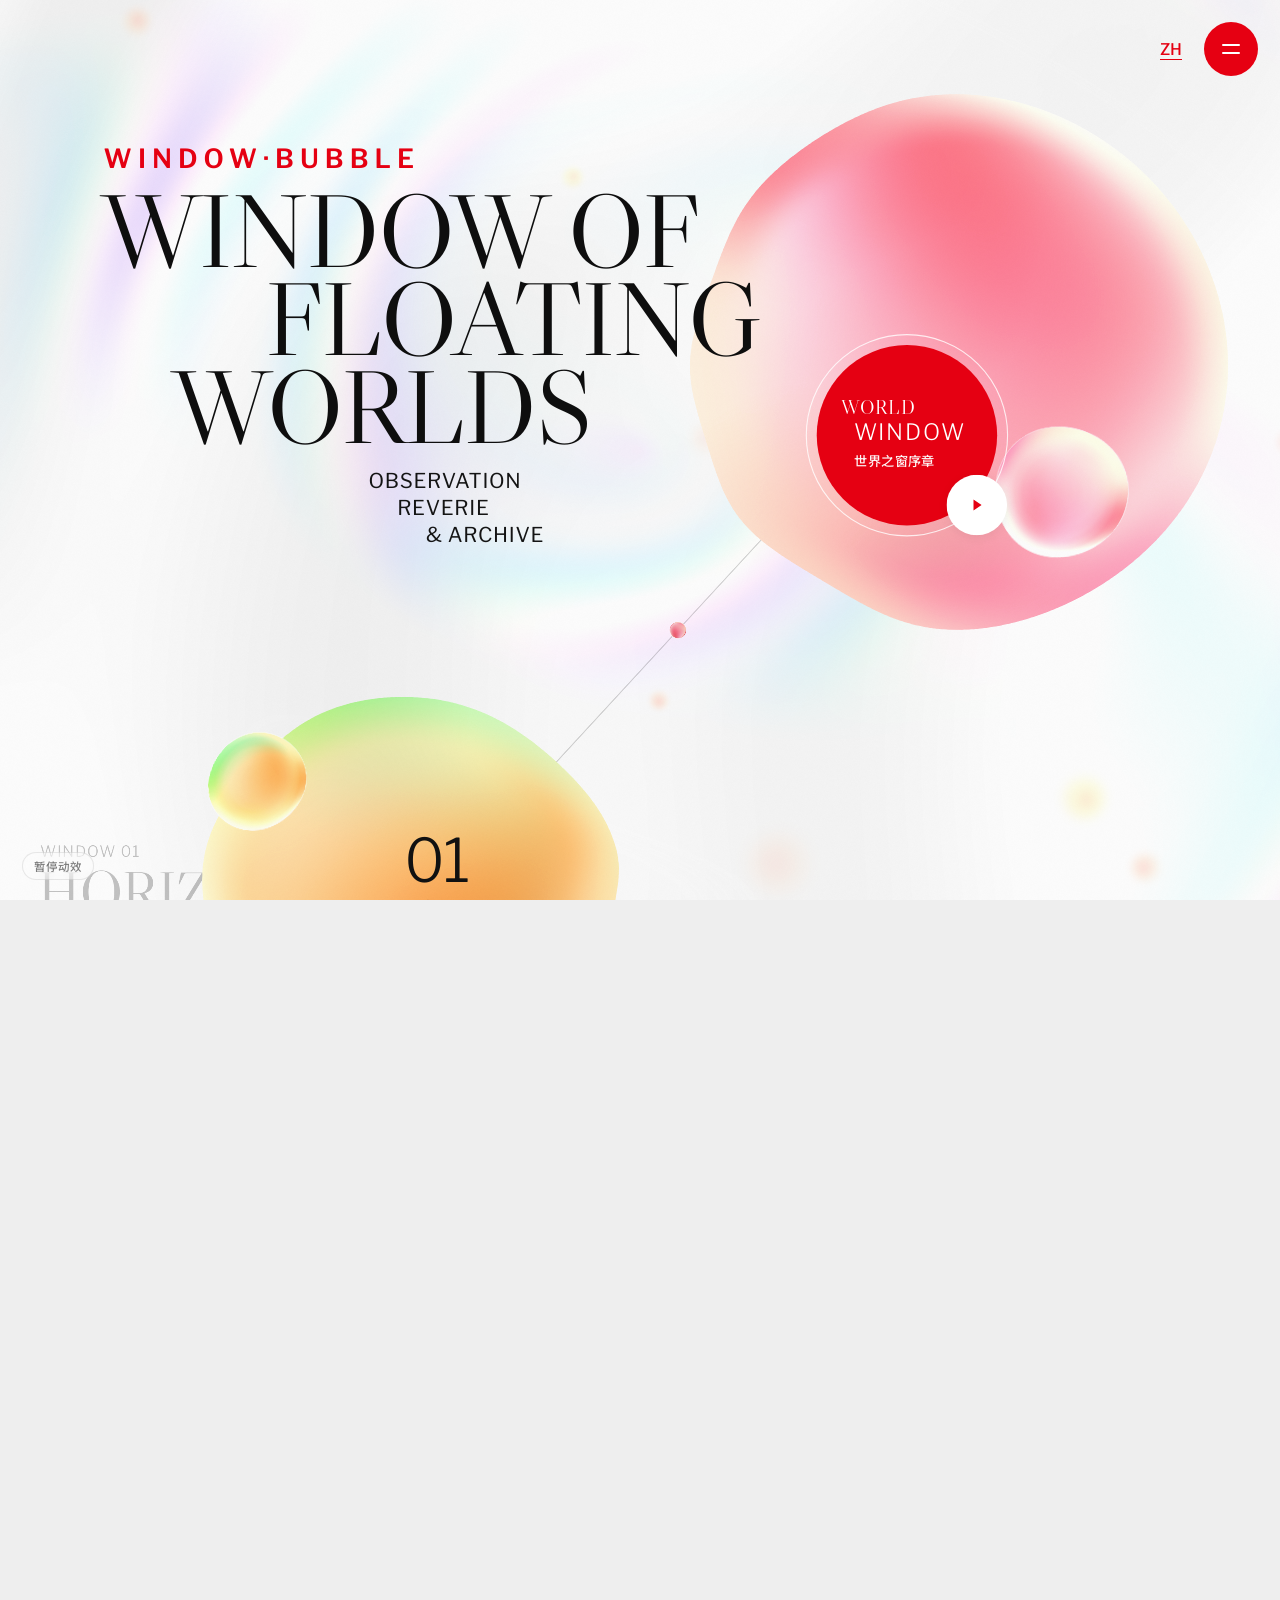
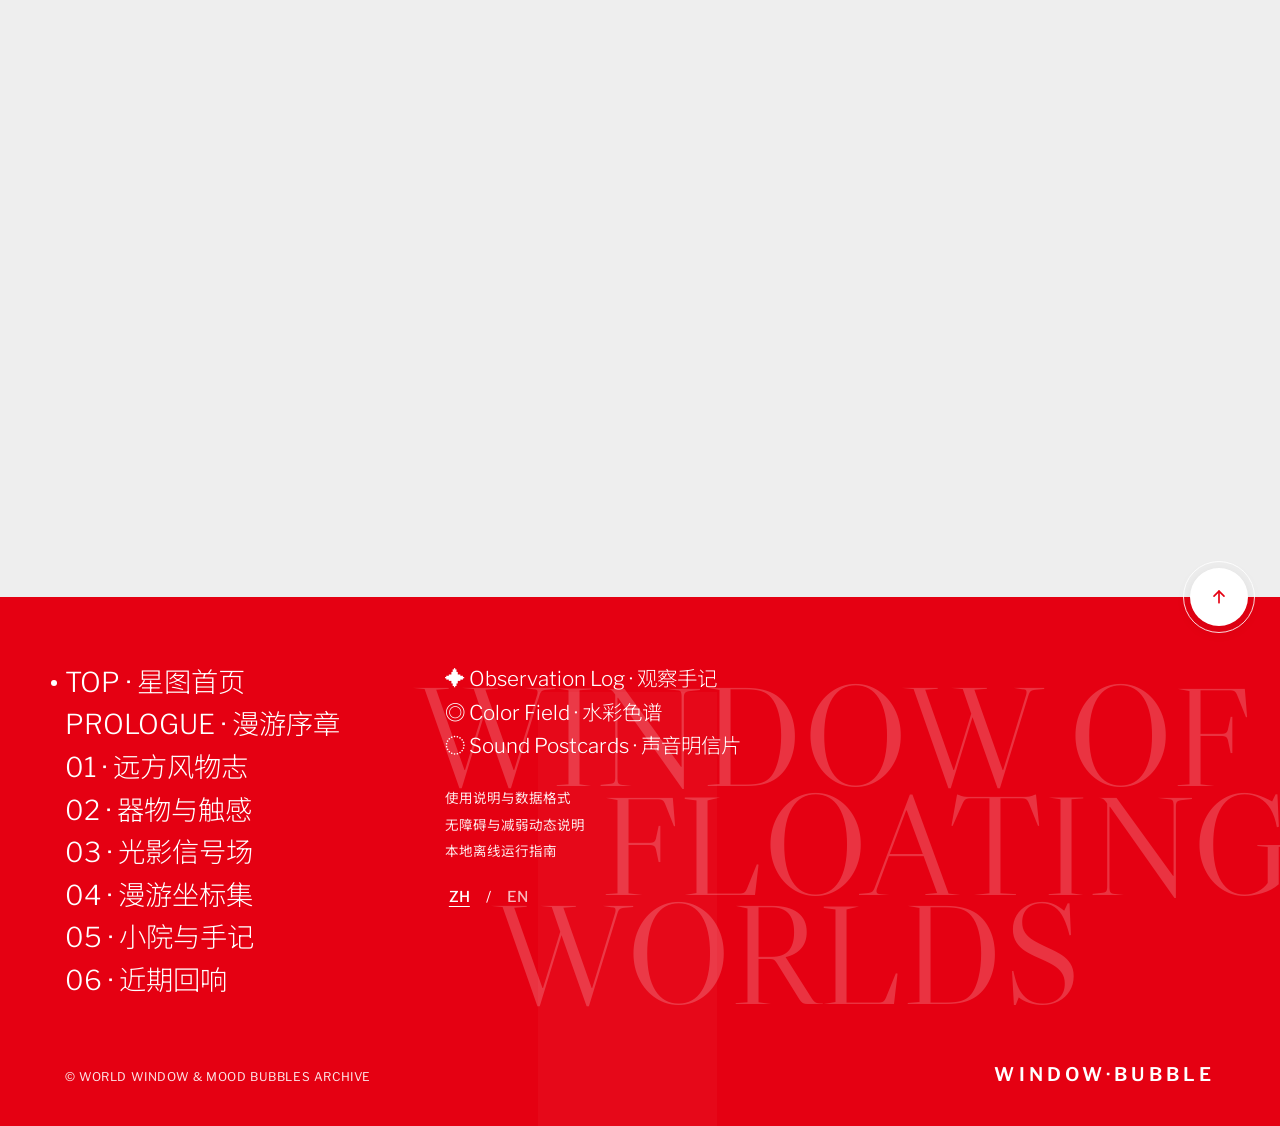
<file: snapshots/v1.0-1to1-ref-base/index.html>
<!DOCTYPE html>
<html lang="zh-CN" id="top">
<head>
  <meta charset="utf-8">
  <meta name="viewport" content="width=device-width, initial-scale=1.0">
  <title>世界之窗 · 心绪泡泡 — Window of Floating Worlds</title>
  <link rel="preconnect" href="https://fonts.googleapis.com">
  <link rel="preconnect" href="https://fonts.gstatic.com" crossorigin>
  <link href="https://fonts.googleapis.com/css2?family=Libre+Caslon+Display&family=Libre+Franklin:wght@300;400;500;600&family=Noto+Sans+JP:wght@400;500&family=Noto+Sans+SC:wght@400;500;600&display=swap" rel="stylesheet">
  <link rel="stylesheet" href="./styles.css">
</head>
<body>
  <!-- 单一 WebGL2 世界画布与 8% Overlay 滤镜层（#gl-world） -->
  <div id="gl-world" aria-hidden="true">
    <div class="gl-world-overlay"></div>
  </div>

  <!-- 开场红幕揭幕层（glLoading） -->
  <div id="gl-loading" aria-hidden="true">
    <div class="gl-loading-bg"></div>
    <div class="gl-loading-logo">
      <span class="gl-loading-logo-mark">WINDOW·BUBBLE</span>
      <span class="gl-loading-logo-sub">Window of Floating Worlds</span>
    </div>
    <div class="gl-loading-ring"></div>
  </div>

  <!-- 顶部常驻控制栏：动效暂停 + 语言切换 + 红色菜单按钮 -->
  <header class="site-header">
    <button type="button" class="motion-btn" id="motion-toggle">暂停动效</button>

    <div class="lang-wrap" id="lang-wrap">
      <button type="button" class="lang-trigger" id="lang-trigger">ZH</button>
      <div class="lang-menu">
        <div class="lang-menu-inner">
          <button type="button" class="lang-opt active" data-lang-opt="zh">ZH</button>
          <button type="button" class="lang-opt" data-lang-opt="en">EN</button>
        </div>
      </div>
    </div>

    <button type="button" class="menu-btn" id="menu-btn" aria-label="打开导航菜单">
      <span class="menu-bar menu-bar--1"></span>
      <span class="menu-bar menu-bar--2"></span>
    </button>
  </header>

  <!-- 全屏红色导航抽屉（#global-menu） -->
  <nav class="global-menu" id="global-menu" aria-hidden="true">
    <div class="global-menu-watermark" aria-hidden="true">
      <span>WINDOW OF</span>
      <span>FLOATING</span>
      <span>WORLDS</span>
    </div>
    <div class="global-menu-inner">
      <ul class="menu-nav-list" id="menu-nav-list"></ul>

      <div class="menu-sub-col">
        <div class="menu-ext-list" id="menu-ext-list"></div>
        <div class="menu-policy-list" id="menu-policy-list"></div>
        <div class="menu-lang-inline">
          <button type="button" class="active" data-lang-opt="zh">ZH</button>
          <span>/</span>
          <button type="button" data-lang-opt="en">EN</button>
        </div>
      </div>

      <div class="global-menu-foot">
        <span>© WORLD WINDOW &amp; MOOD BUBBLES ARCHIVE</span>
        <span>WINDOW·BUBBLE</span>
      </div>
    </div>
  </nav>

  <!-- 固定交互热区舞台（所有主泡泡、L1 子泡泡、L2 孙泡泡按钮挂载点） -->
  <div id="fix-stage"></div>

  <!-- 滚动文档流：承载 Hero 大标题高度与底部红色页脚 -->
  <div id="scrollFix">
    <main id="contents"></main>

    <footer id="footer">
      <button type="button" class="gl-pagetop" id="pagetop-btn" aria-label="返回顶部">
        <span class="gl-pagetop-ring"></span>
        <svg viewBox="0 0 24 24" fill="none" stroke="#e50012" stroke-width="2" stroke-linecap="round" stroke-linejoin="round" aria-hidden="true">
          <path d="M12 19V5"></path>
          <path d="m6 11 6-6 6 6"></path>
        </svg>
      </button>

      <div class="footer-clip" aria-hidden="true">
        <div class="footer-ghost-bar"></div>
        <div class="footer-watermark">
          <span>WINDOW OF</span>
          <span>FLOATING</span>
          <span>WORLDS</span>
        </div>
      </div>

      <div class="footer-grid">
        <div class="footer-nav" id="footer-nav"></div>

        <div class="footer-col2">
          <div class="footer-links" id="footer-ext-list"></div>
          <div class="footer-small-links" id="footer-policy-list"></div>
          <div class="menu-lang-inline">
            <button type="button" class="active" data-lang-opt="zh">ZH</button>
            <span>/</span>
            <button type="button" data-lang-opt="en">EN</button>
          </div>
        </div>
      </div>

      <div class="footer-bottom">
        <div class="footer-copy">© WORLD WINDOW &amp; MOOD BUBBLES ARCHIVE</div>
        <div class="footer-mark">WINDOW·BUBBLE</div>
      </div>
    </footer>
  </div>

  <!-- 叶子节点预览卡片（原生 <dialog closedby="any"> 支持点击遮罩或按 Esc 关闭并自动恢复展开位置） -->
  <dialog class="detail-dialog" id="detail-dialog" closedby="any" aria-labelledby="detail-title">
    <form method="dialog" class="detail-card">
      <button type="submit" class="detail-close-icon" aria-label="关闭详情卡片">
        <svg width="16" height="16" viewBox="0 0 16 16" fill="none" stroke="#222222" stroke-width="1.6" stroke-linecap="round" aria-hidden="true">
          <path d="M3.5 3.5 12.5 12.5M12.5 3.5 3.5 12.5"></path>
        </svg>
      </button>

      <div class="detail-head">
        <div class="detail-art">
          <img id="detail-art-img" src="[data-uri]" alt="">
        </div>
        <div>
          <span class="detail-tag" id="detail-tag"></span>
          <h2 class="detail-title" id="detail-title"></h2>
        </div>
      </div>

      <p class="detail-subtitle" id="detail-subtitle"></p>
      <p class="detail-body" id="detail-body"></p>
      <div class="detail-meta" id="detail-meta"></div>

      <div class="detail-actions">
        <button type="submit" class="detail-back-btn" id="detail-back-btn">返回泡泡星图</button>
      </div>
    </form>
  </dialog>

  <script src="./data.js"></script>
  <script src="./sprites.js"></script>
  <script src="./renderer.js"></script>
</body>
</html>
</file>
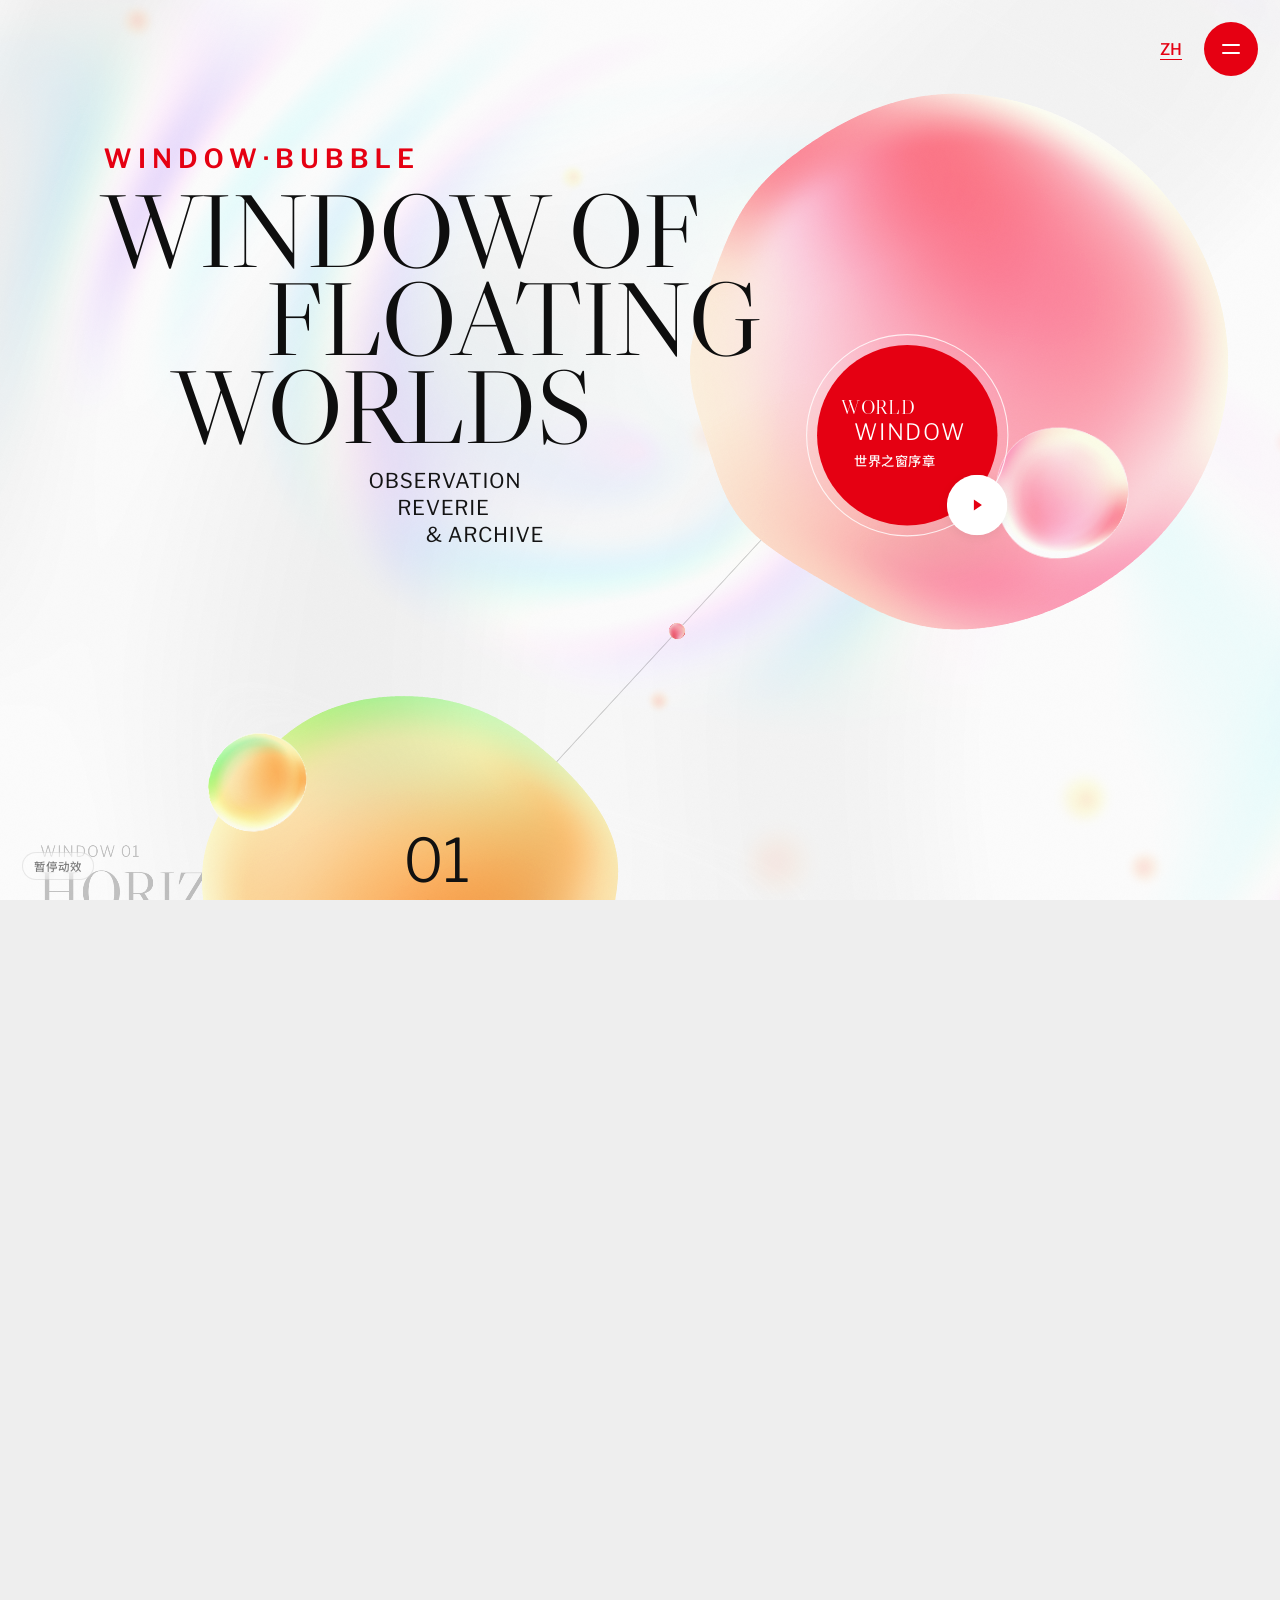
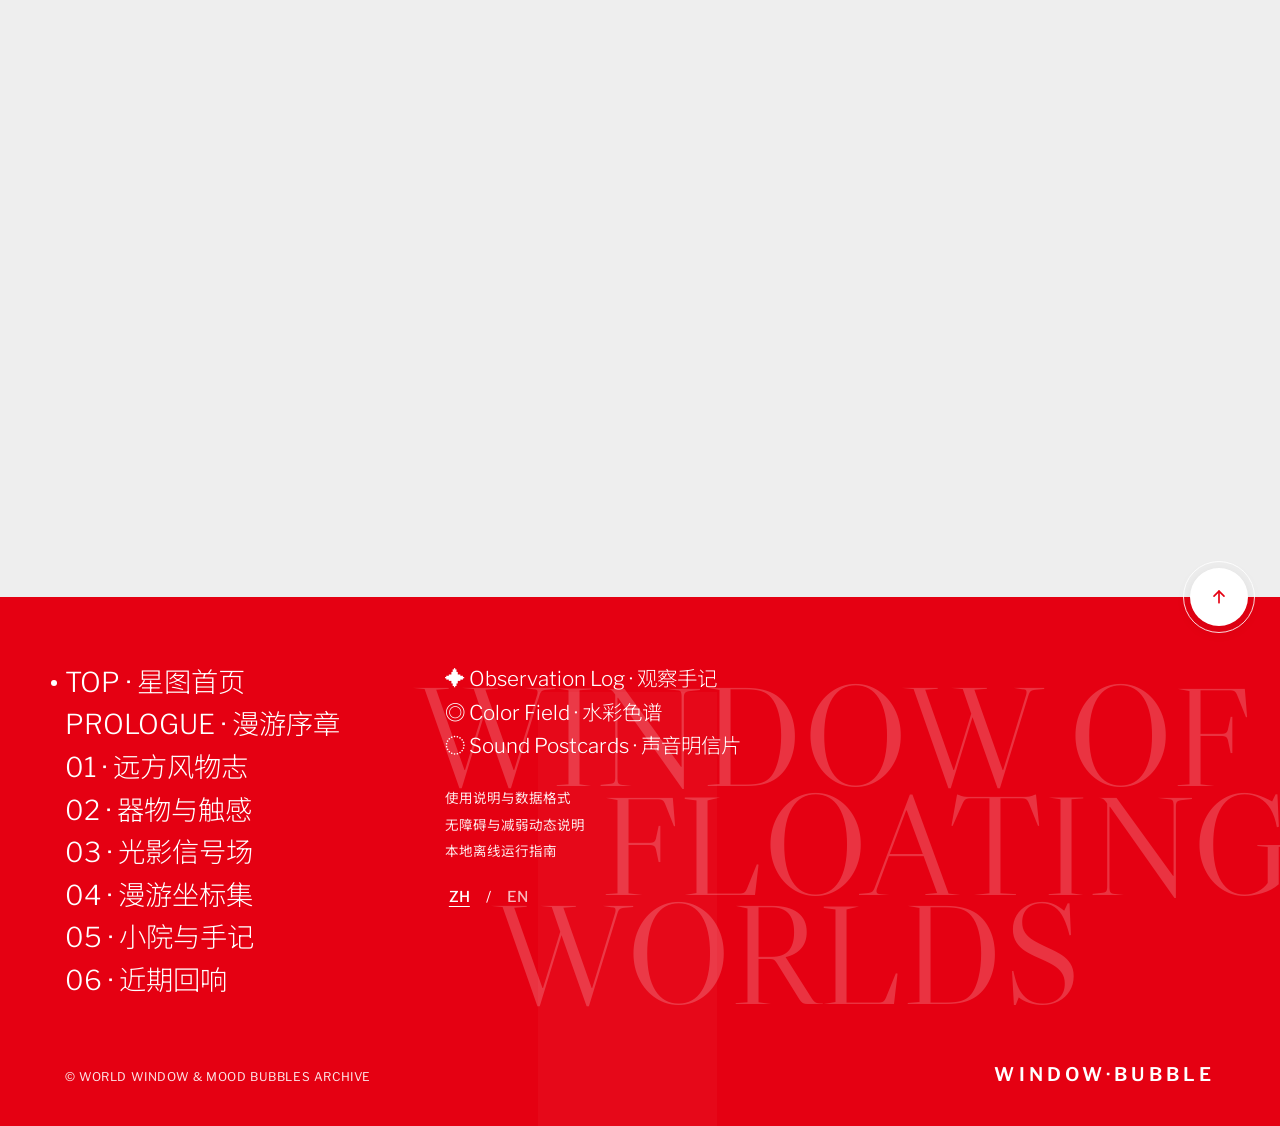
<file: snapshots/v1.0-1to1-ref-base/standalone-singlefile.html>
<!DOCTYPE html>
<html lang="zh-CN" id="top">
<head>
  <meta charset="utf-8">
  <meta name="viewport" content="width=device-width, initial-scale=1.0">
  <title>世界之窗 · 心绪泡泡 — Window of Floating Worlds</title>
  <link rel="preconnect" href="https://fonts.googleapis.com">
  <link rel="preconnect" href="https://fonts.gstatic.com" crossorigin>
  <link href="https://fonts.googleapis.com/css2?family=Libre+Caslon+Display&family=Libre+Franklin:wght@300;400;500;600&family=Noto+Sans+JP:wght@400;500&family=Noto+Sans+SC:wght@400;500;600&display=swap" rel="stylesheet">
  <style>
@charset "utf-8";

:root {
  --red: #e50012;
  --red-btn: #e60012;
  --bg: #eeeeee;
  --ink: #111111;
  --u: 2px;
}

*, *::before, *::after {
  box-sizing: border-box;
  margin: 0;
  padding: 0;
}

html {
  background-color: var(--bg);
  overflow-x: hidden;
  scroll-behavior: auto;
}

body {
  background-color: var(--bg);
  color: var(--ink);
  font-family: "Libre Franklin", "Noto Sans SC", "Noto Sans JP", "Helvetica Neue", Arial, sans-serif;
  -webkit-font-smoothing: antialiased;
  -moz-osx-font-smoothing: grayscale;
  overflow-x: hidden;
}

button {
  appearance: none;
  border: none;
  background: transparent;
  font: inherit;
  color: inherit;
  cursor: pointer;
}

button:focus-visible,
a:focus-visible {
  outline: 2px solid var(--red);
  outline-offset: 3px;
}

.glen-serif {
  font-family: "Libre Caslon Display", Georgia, serif;
  font-weight: 400;
  font-style: normal;
}

.glen-sun {
  font-family: "Libre Franklin", "Helvetica Neue", Arial, sans-serif;
  font-weight: 300;
  font-style: normal;
}

.glja-r {
  font-family: "Noto Sans SC", "Noto Sans JP", "PingFang SC", "Microsoft YaHei", sans-serif;
  font-weight: 400;
  font-style: normal;
}

.glja-m {
  font-family: "Noto Sans SC", "Noto Sans JP", "PingFang SC", "Microsoft YaHei", sans-serif;
  font-weight: 500;
  font-style: normal;
}

/* ==================== SINGLE WEBGL WORLD ==================== */
#gl-world {
  position: fixed;
  top: 0;
  left: 0;
  width: 100%;
  height: 100%;
  z-index: 0;
  pointer-events: none;
}

#gl-world canvas {
  display: block;
  width: 100%;
  height: 100%;
}

.gl-world-overlay {
  position: fixed;
  top: 0;
  left: 0;
  width: 100%;
  height: 100%;
  background-color: rgba(80, 80, 80, 0.08);
  mix-blend-mode: overlay;
  pointer-events: none;
}

/* ==================== LOADING CURTAIN (glLoading) ==================== */
#gl-loading {
  position: fixed;
  top: 0;
  left: 0;
  width: 100%;
  height: 100%;
  z-index: 100;
  pointer-events: auto;
}

.gl-loading-bg {
  position: absolute;
  top: 0;
  left: 0;
  width: 100%;
  height: 100%;
  background-color: var(--red);
}

.gl-loading-logo {
  position: absolute;
  top: 50%;
  left: 50%;
  transform: translate(-50%, -50%);
  text-align: center;
  color: #ffffff;
  white-space: nowrap;
  backface-visibility: hidden;
}

.gl-loading-logo-mark {
  display: block;
  font-family: "Libre Franklin", sans-serif;
  font-weight: 600;
  font-size: 30px;
  letter-spacing: 0.28em;
}

.gl-loading-logo-sub {
  display: block;
  margin-top: 10px;
  font-family: "Libre Caslon Display", Georgia, serif;
  font-size: 16px;
  letter-spacing: 0.14em;
  opacity: 0.88;
}

.gl-loading-ring {
  position: absolute;
  width: 40px;
  height: 40px;
  top: calc(50% + 76px);
  left: calc(50% - 20px);
  border-radius: 50%;
  border: 2px solid rgba(255, 255, 255, 0.25);
  border-top-color: #ffffff;
  animation: loading-rot 0.6s linear infinite;
  @media (prefers-reduced-motion: reduce) {
    animation-duration: 3s;
  }
}

@keyframes loading-rot {
  0% { transform: rotate(0deg); }
  100% { transform: rotate(360deg); }
}

@media screen and (max-width: 600px) {
  .gl-loading-logo-mark { font-size: 20px; }
  .gl-loading-ring {
    width: 30px;
    height: 30px;
    top: calc(50% + 56px);
    left: calc(50% - 15px);
  }
}

/* ==================== PAGE FLOW & HERO TITLE (glTop) ==================== */
#scrollFix {
  position: relative;
  width: 100%;
  z-index: 2;
  pointer-events: none;
}

#contents {
  position: relative;
  width: 100%;
  min-height: 120vh;
}

.gl-main-title {
  position: absolute;
  width: 890px;
  top: 134px;
  left: 10vw;
  backface-visibility: hidden;
  user-select: none;
  will-change: transform;
}

.gl-main-title-svg {
  display: block;
  width: 100%;
  height: auto;
  overflow: visible;
}

@media screen and (min-width: 1800px) {
  .gl-main-title {
    width: 50.98958vw;
  }
}

@media screen and (max-width: 1600px) {
  .gl-main-title {
    width: 55.625vw;
    top: 134px;
    left: 8vw;
  }
}

@media screen and (max-width: 1200px) {
  .gl-main-title {
    width: 55.625vw;
    top: 100px;
    left: 8vw;
  }
}

@media screen and (max-width: 600px) {
  .gl-main-title {
    width: 88%;
    top: 60px;
    left: 6%;
  }
}

/* ==================== FIXED INTERACTION STAGE (#fix-stage) ==================== */
#fix-stage {
  position: fixed;
  top: 0;
  left: 0;
  width: 100%;
  height: 100%;
  z-index: 6;
  pointer-events: none;
  overflow: hidden;
}

/* SVG 图标内联 Data URI（分支、收起、黑箭头、红箭头） */
.gl-top-b1M {
  background-image: url("data:image/svg+xml,%3Csvg xmlns='http://www.w3.org/2000/svg' viewBox='0 0 16 16'%3E%3Cpath d='M5.2 3.3 12.1 8l-6.9 4.7Z' fill='%23e50012'/%3E%3C/svg%3E");
}

.gl-top-b2m,
.gl-top-sabM {
  background-image: url("data:image/svg+xml,%3Csvg xmlns='http://www.w3.org/2000/svg' viewBox='0 0 16 16'%3E%3Cpath d='M5.2 3.3 12.1 8l-6.9 4.7Z' fill='%23181818'/%3E%3C/svg%3E");
}

.gl-top-b2mOpen,
.gl-top-sabMOpen {
  background-image: url("data:image/svg+xml,%3Csvg xmlns='http://www.w3.org/2000/svg' viewBox='0 0 18 18'%3E%3Cg fill='%23181818'%3E%3Ccircle cx='13.2' cy='3.8' r='2'/%3E%3Ccircle cx='4.4' cy='9' r='2'/%3E%3Ccircle cx='13.2' cy='14.2' r='2'/%3E%3C/g%3E%3Cpath d='M13.2 3.8 4.4 9l8.8 5.2' fill='none' stroke='%23181818' stroke-width='1.25'/%3E%3C/svg%3E");
}

.gl-top-b2m-close,
.gl-top-sabM-close,
.gl-top-secondClose {
  background-image: url("data:image/svg+xml,%3Csvg xmlns='http://www.w3.org/2000/svg' viewBox='0 0 16 16'%3E%3Cpath d='M2.5 8h11' stroke='%23181818' stroke-width='1.5' stroke-linecap='round'/%3E%3C/svg%3E");
}

/* 整颗主泡点击热区（base.css .gl-topMainBtn） */
.gl-topMainBtn {
  display: block;
  position: absolute;
  top: 0;
  left: 0;
  width: 340px;
  height: 340px;
  margin-left: -170px;
  margin-top: -170px;
  border-radius: 50%;
  -webkit-tap-highlight-color: transparent;
  backface-visibility: hidden;
  transform: translate3d(0, 0, 0);
  pointer-events: auto;
  cursor: pointer;
  user-select: none;
  text-align: left;
}

.gl-topMainBtn:focus-visible {
  outline: none;
}

.gl-topMainBtn-sl:focus-visible .gl-top-b1Ring,
.gl-topMainBtn:focus-visible .gl-top-b2mRing {
  border-color: var(--red);
  opacity: 1;
  transform: scale(1.18);
}

.gl-topMainBtn-sl {
  width: 480px;
  height: 480px;
  margin-left: -240px;
  margin-top: -240px;
}

.gl-topMainBtn-ss {
  width: 200px;
  height: 200px;
  margin-left: -100px;
  margin-top: -100px;
}

@media screen and (max-width: 1200px) {
  .gl-topMainBtn {
    width: 28.3333vw;
    height: 28.3333vw;
    margin-left: -14.16666vw;
    margin-top: -14.16666vw;
  }
  .gl-topMainBtn-sl {
    width: 40vw;
    height: 40vw;
    margin-left: -20vw;
    margin-top: -20vw;
  }
  .gl-topMainBtn-ss {
    width: 16.6666vw;
    height: 16.6666vw;
    margin-left: -8.33333vw;
    margin-top: -8.33333vw;
  }
}

@media screen and (max-width: 600px) {
  .gl-topMainBtn {
    width: 200px;
    height: 200px;
    margin-left: -100px;
    margin-top: -100px;
  }
  .gl-topMainBtn-sl {
    width: 240px;
    height: 210px;
    margin-left: -120px;
    margin-top: -120px;
  }
  .gl-topMainBtn-ss {
    width: 100px;
    height: 100px;
    margin-left: -50px;
    margin-top: -50px;
  }
}

/* 00 号大泡红圆徽章与双层白环（对标 OUR / FEATURES / 私たちの強み 衬线+细体无衬线混排比例） */
.gl-top-b1 {
  position: absolute;
  top: 56%;
  left: 22%;
  width: 164px;
  height: 164px;
  border-radius: 50%;
  background-color: var(--red);
  color: #ffffff;
  display: flex;
  flex-direction: column;
  justify-content: center;
  padding-left: 22px;
  padding-bottom: 4px;
}

.gl-top-b1Ring {
  position: absolute;
  width: 184px;
  height: 184px;
  top: -10px;
  left: -10px;
  border-radius: 50%;
  border: 1px solid #ffffff;
  opacity: 0.8;
  transition: transform 0.3s ease-out, opacity 0.3s ease-out;
  pointer-events: none;
}

.gl-topMainBtn-sl:hover .gl-top-b1Ring {
  transform: scale(1.1);
  opacity: 0.6;
}

.gl-top-b1T-en {
  display: block;
}

.gl-top-b1T-sup {
  display: block;
  font-family: "Libre Caslon Display", Georgia, serif;
  font-size: 18px;
  line-height: 1.02;
  letter-spacing: 0.03em;
}

.gl-top-b1T-main {
  display: block;
  margin-top: 2px;
  padding-left: 12px;
  font-family: "Libre Franklin", "Helvetica Neue", Arial, sans-serif;
  font-weight: 300;
  font-size: 20.5px;
  line-height: 1.08;
  letter-spacing: 0.055em;
}

.gl-top-b1T-sub {
  margin-top: 7px;
  padding-left: 12px;
  font-size: 12px;
  line-height: 1.25;
  letter-spacing: 0.02em;
  white-space: nowrap;
  opacity: 0.95;
}

.gl-top-b1M {
  position: absolute;
  width: 55px;
  height: 55px;
  bottom: -9px;
  right: -9px;
  border-radius: 50%;
  background-color: #ffffff;
  background-size: 17px 17px;
  background-position: center center;
  background-repeat: no-repeat;
  box-shadow: 0 2px 10px rgba(0, 0, 0, 0.06);
}

@media screen and (max-width: 1200px) {
  .gl-top-b1 {
    top: 56%;
    left: 32%;
    width: 12.8333vw;
    height: 12.8333vw;
    padding-left: 1.5vw;
  }
  .gl-top-b1Ring {
    width: calc(12.8333vw + 16px);
    height: calc(12.8333vw + 16px);
    top: -8px;
    left: -8px;
  }
  .gl-top-b1T-sup {
    font-size: 1.45vw;
  }
  .gl-top-b1T-main {
    font-size: 1.68vw;
    padding-left: 0.9vw;
  }
  .gl-top-b1T-sub {
    font-size: 0.98vw;
    padding-left: 0.9vw;
  }
  .gl-top-b1M {
    width: 4.58333vw;
    height: 4.58333vw;
    bottom: -0.9666vw;
    right: -0.9666vw;
    background-size: 1.41666vw 1.41666vw;
  }
}

@media screen and (max-width: 600px) {
  .gl-topMainBtn-sl:hover .gl-top-b1Ring {
    transform: scale(1);
    opacity: 0.8;
  }
  .gl-top-b1 {
    top: 40%;
    left: 22%;
    width: 124px;
    height: 124px;
    padding-left: 15px;
  }
  .gl-top-b1Ring {
    width: 140px;
    height: 140px;
    top: -8px;
    left: -8px;
  }
  .gl-top-b1T-sup {
    font-size: 14px;
  }
  .gl-top-b1T-main {
    font-size: 15.5px;
    padding-left: 8px;
  }
  .gl-top-b1T-sub {
    font-size: 10px;
    padding-left: 8px;
  }
  .gl-top-b1M {
    width: 32px;
    height: 32px;
    bottom: -4px;
    right: -4px;
    background-size: 10px 10px;
  }
}

/* 01-06 号主泡泡标签与圆按钮（.gl-top-b2） */
.gl-top-b2 {
  position: absolute;
  left: 48%;
  top: 50%;
  transform: translateY(-50%);
  white-space: nowrap;
}

.gl-top-b2n {
  font-size: 60px;
  line-height: 0.96;
  font-weight: 300;
  letter-spacing: -0.03em;
  font-variant-numeric: tabular-nums;
  font-feature-settings: "tnum" 1;
  color: #111111;
}

.gl-top-b2t {
  margin-top: 5px;
  font-size: 15.5px;
  line-height: 22px;
  letter-spacing: 0.025em;
  color: #1a1a1a;
}

.gl-top-b2m {
  position: relative;
  width: 58px;
  height: 58px;
  margin-top: 14px;
  border-radius: 50%;
  background-color: #ffffff;
  background-size: 17px 17px;
  background-position: center center;
  background-repeat: no-repeat;
}

.gl-top-b2mOpen {
  background-size: 19px 19px;
}

.gl-top-b2m-close {
  background-size: 16px 16px;
}

.gl-top-b2mRing {
  position: absolute;
  width: 72px;
  height: 72px;
  top: -7px;
  left: -7px;
  border-radius: 50%;
  border: 1px solid #ffffff;
  opacity: 0.8;
  transition: transform 0.3s ease-out, opacity 0.3s ease-out;
  pointer-events: none;
}

.gl-topMainBtn:hover .gl-top-b2mRing {
  transform: scale(1.2);
  opacity: 0.6;
}

/* 07 号小泡标签（.gl-top-b3） */
.gl-top-b3 {
  position: absolute;
  left: 25%;
  top: 50%;
  transform: translateY(-50%);
}

.gl-top-b3 .gl-top-b2m {
  margin-top: 0;
}

.gl-top-b3t {
  position: absolute;
  left: calc(25% + 60px);
  top: calc(50% + 4px);
  transform: translateY(-50%);
  font-size: 18px;
  line-height: 22px;
  white-space: nowrap;
  color: #181818;
}

.gl-top-b3tj {
  display: block;
  font-size: 13px;
  line-height: 18px;
  margin-top: 2px;
  opacity: 0.82;
}

/* L1 / L2 子泡泡按钮与圆形缩略图（.gl-top-sabBtn） */
.gl-top-sabBtn {
  position: absolute;
  top: 0;
  left: 0;
  width: 180px;
  height: 180px;
  margin-left: -90px;
  margin-top: -90px;
  border-radius: 50%;
  -webkit-tap-highlight-color: transparent;
  backface-visibility: hidden;
  pointer-events: auto;
  cursor: pointer;
  display: none;
  opacity: 0;
  user-select: none;
  text-align: left;
}

.gl-top-sabBtn:focus-visible {
  outline: none;
}

.gl-top-sabBtn:focus-visible .gl-top-sabThum {
  border-color: var(--red);
}

.gl-top-sabBtn:focus-visible .gl-top-secondCloseRing {
  border-color: var(--red);
  opacity: 1;
  transform: scale(1.2);
}

.gl-top-sabThum {
  position: absolute;
  width: 116px;
  height: 116px;
  top: 50%;
  left: 5%;
  margin-top: -58px;
  border-radius: 50%;
  background-color: #ffffff;
  border: 6px solid rgba(255, 255, 255, 0.44);
  background-clip: padding-box;
  box-shadow: inset 0 1px 6px rgba(0, 0, 0, 0.04);
  overflow: hidden;
  transition: border-color 0.3s ease;
}

.gl-top-sabBtn:hover .gl-top-sabThum {
  border-color: rgba(255, 255, 255, 0.75);
}

.gl-top-sabM-img {
  display: block;
  position: absolute;
  width: 100%;
  height: 100%;
  top: 0;
  left: 0;
  object-fit: cover;
  will-change: transform, opacity;
}

.gl-top-sabM {
  position: absolute;
  width: 48px;
  height: 48px;
  top: 50%;
  left: 30%;
  margin-top: -24px;
  margin-left: -24px;
  border-radius: 50%;
  background-color: #ffffff;
  background-size: 15px 15px;
  background-position: center center;
  background-repeat: no-repeat;
}

.gl-top-sabM-thum {
  width: 38px;
  height: 38px;
  margin-top: -19px;
  margin-left: -19px;
  top: calc(50% + 46px);
  left: calc(30% + 54px);
  background-size: 12px 12px;
}

.gl-top-sabMOpen {
  background-size: 16px 16px;
}

.gl-top-sabThumRing {
  position: absolute;
  width: 50px;
  height: 50px;
  top: -6px;
  left: -6px;
  border-radius: 50%;
  border: 1px solid rgba(255, 255, 255, 0.85);
  opacity: 0;
  transform: scale(0.88);
  transition: transform 0.3s ease-out, opacity 0.3s ease-out;
  pointer-events: none;
}

.gl-top-sabBtn:hover .gl-top-sabThumRing {
  opacity: 0.75;
  transform: scale(1.08);
}

.gl-top-sabT {
  position: absolute;
  font-size: 14.5px;
  line-height: 21px;
  letter-spacing: 0.02em;
  top: 50%;
  left: 132px;
  transform: translateY(-50%);
  white-space: nowrap;
  color: #191919;
  backface-visibility: hidden;
}

/* L2 展开时替代 L1 缩略图的白色减号圆钮（.gl-top-secondClose） */
.gl-top-secondClose {
  position: absolute;
  width: 44px;
  height: 44px;
  top: 50%;
  left: 74px;
  transform: translateY(-50%);
  border-radius: 50%;
  background-color: #ffffff;
  background-size: 16px 16px;
  background-position: center center;
  background-repeat: no-repeat;
  display: none;
  opacity: 0;
}

.gl-top-secondCloseRing {
  position: absolute;
  width: 54px;
  height: 54px;
  top: -5px;
  left: -5px;
  border-radius: 50%;
  border: 1px solid #ffffff;
  opacity: 0.8;
  transition: transform 0.3s ease-out, opacity 0.3s ease-out;
  pointer-events: none;
}

.gl-top-sabBtn:hover .gl-top-secondCloseRing {
  transform: scale(1.2);
  opacity: 0.6;
}

@media screen and (max-width: 1200px) {
  .gl-top-b2n { font-size: 2.916666vw; }
  .gl-top-b2t { font-size: 1.16666vw; line-height: 1.6666vw; }
  .gl-top-b2m {
    width: 4.83333vw;
    height: 4.83333vw;
    margin-top: 1.16666vw;
    background-size: 1.41666vw 1.41666vw;
  }
  .gl-top-b2mOpen { background-size: 1.51666vw 1.51666vw; }
  .gl-top-b2mRing {
    width: calc(4.83333vw + 12px);
    height: calc(4.83333vw + 12px);
    top: -6px;
    left: -6px;
  }
  .gl-top-b3t {
    left: calc(25% + 5vw);
    font-size: 1.8vw;
    line-height: 2.2vw;
  }
  .gl-top-b3tj { font-size: 1.15vw; }
  .gl-top-sabThum {
    width: 9.66666vw;
    height: 9.66666vw;
    left: 15%;
    margin-top: -4.83333vw;
    border-width: 5px;
  }
  .gl-top-sabM-thum {
    width: 3.16666vw;
    height: 3.16666vw;
    margin-top: -1.583333vw;
    margin-left: -1.583333vw;
    top: calc(50% + 3.833333vw);
    left: calc(30% + 4.5vw);
    background-size: 1vw 1vw;
  }
  .gl-top-sabMOpen { background-size: 1.35vw 1.35vw; }
  .gl-top-sabT {
    font-size: 1.2vw;
    line-height: 1.6vw;
    left: calc(15% + 10.2vw);
  }
  .gl-top-secondClose {
    width: 3.66666vw;
    height: 3.66666vw;
    left: 40%;
    background-size: 1.333333vw 1.333333vw;
  }
  .gl-top-secondCloseRing {
    width: 4.5vw;
    height: 4.5vw;
    top: -0.41666vw;
    left: -0.41666vw;
  }
}

@media screen and (max-width: 600px) {
  .gl-topMainBtn:hover .gl-top-b2mRing,
  .gl-top-sabBtn:hover .gl-top-secondCloseRing {
    transform: scale(1);
    opacity: 0.8;
  }
  .gl-top-b2 { left: 32%; }
  .gl-top-b2n { font-size: 35px; }
  .gl-top-b2t { font-size: 13px; line-height: 19px; }
  .gl-top-b2m {
    width: 30px;
    height: 30px;
    margin-top: 10px;
    background-size: 8px 8px;
  }
  .gl-top-b2mOpen { background-size: 11px 11px; }
  .gl-top-b2m-close { background-size: 8px 8px; }
  .gl-top-b2mRing {
    width: 38px;
    height: 38px;
    top: -4px;
    left: -4px;
  }
  .gl-top-b3 { left: 10%; }
  .gl-top-b3t {
    left: 42px;
    font-size: 14px;
    line-height: 17px;
  }
  .gl-top-b3tj { font-size: 11px; }
  .gl-top-sabThum {
    width: 100px;
    height: 100px;
    left: 50%;
    margin-top: -50px;
    margin-left: -50px;
  }
  .gl-top-sabM-thum {
    width: 30px;
    height: 30px;
    margin-top: -15px;
    margin-left: -15px;
    top: calc(50% + 32px);
    left: calc(30% + 74px);
    background-size: 9px 9px;
  }
  .gl-top-sabT {
    font-size: 12.5px;
    line-height: 17px;
    left: 50%;
    top: 82%;
    transform: translate(-50%, 0);
    text-align: center;
  }
  .gl-top-secondClose {
    width: 30px;
    height: 30px;
    top: 56%;
    left: 40%;
    background-size: 8px 8px;
  }
  .gl-top-secondCloseRing {
    width: 38px;
    height: 38px;
    top: -4px;
    left: -4px;
  }
}

/* ==================== HEADER (LANG + MOTION + RED MENU) ==================== */
.site-header {
  position: fixed;
  top: 0;
  right: 0;
  z-index: 50;
  display: flex;
  align-items: center;
  gap: 18px;
  padding: 22px 22px 0 0;
  pointer-events: none;
}

.site-header > * {
  pointer-events: auto;
}

.motion-btn {
  position: fixed;
  left: 22px;
  bottom: 20px;
  z-index: 50;
  padding: 5px 11px;
  border-radius: 999px;
  border: 1px solid rgba(20, 20, 20, 0.14);
  background: rgba(255, 255, 255, 0.52);
  backdrop-filter: blur(6px);
  font-size: 11.5px;
  font-weight: 500;
  color: #333333;
  opacity: 0.62;
  transition: opacity 0.2s ease, background-color 0.2s ease, color 0.2s ease, border-color 0.2s ease;
}

.motion-btn:hover,
.motion-btn:focus-visible {
  opacity: 1;
  background: rgba(255, 255, 255, 0.94);
  border-color: rgba(20, 20, 20, 0.35);
}

body.menu-open .motion-btn {
  color: #ffffff;
  border-color: rgba(255, 255, 255, 0.45);
  background: rgba(255, 255, 255, 0.14);
}

.lang-wrap {
  position: relative;
}

.lang-trigger {
  font-family: "Libre Franklin", sans-serif;
  font-size: 16px;
  font-weight: 500;
  color: var(--red);
  text-decoration: underline;
  text-underline-offset: 4px;
  padding: 6px 4px;
  transition: color 0.2s ease;
}

body.menu-open .lang-trigger {
  color: #ffffff;
}

.lang-menu {
  position: absolute;
  top: 100%;
  right: -8px;
  padding-top: 6px;
  opacity: 0;
  visibility: hidden;
  transform: translateY(-4px);
  transition: opacity 0.2s ease, transform 0.2s ease, visibility 0.2s;
}

.lang-wrap:hover .lang-menu,
.lang-wrap:focus-within .lang-menu,
.lang-wrap.open .lang-menu {
  opacity: 1;
  visibility: visible;
  transform: translateY(0);
}

.lang-menu-inner {
  background: rgba(255, 255, 255, 0.96);
  border-radius: 10px;
  padding: 6px;
  box-shadow: 0 10px 28px rgba(0, 0, 0, 0.1);
  display: flex;
  flex-direction: column;
  min-width: 68px;
}

.lang-opt {
  padding: 6px 12px;
  border-radius: 6px;
  font-size: 13px;
  font-weight: 500;
  color: #333333;
  text-align: center;
  transition: background-color 0.15s ease, color 0.15s ease;
}

.lang-opt:hover,
.lang-opt.active {
  background: #fdecef;
  color: var(--red);
}

.menu-btn {
  position: relative;
  width: 54px;
  height: 54px;
  border-radius: 50%;
  background-color: var(--red-btn);
  transition: transform 0.25s ease-out, background-color 0.25s ease;
}

.menu-btn:hover {
  transform: scale(1.06);
}

body.menu-open .menu-btn {
  background-color: #ffffff;
}

.menu-bar {
  position: absolute;
  left: 18px;
  width: 18px;
  height: 2px;
  background-color: #ffffff;
  border-radius: 1px;
  transition: transform 0.3s ease, top 0.3s ease, background-color 0.25s ease;
}

.menu-bar--1 { top: 22px; }
.menu-bar--2 { top: 30px; }

body.menu-open .menu-bar {
  background-color: var(--red);
}

body.menu-open .menu-bar--1 {
  top: 26px;
  transform: rotate(45deg);
}

body.menu-open .menu-bar--2 {
  top: 26px;
  transform: rotate(-45deg);
}

@media screen and (max-width: 600px) {
  .site-header {
    padding: 14px 14px 0 0;
    gap: 12px;
  }
  .menu-btn {
    width: 44px;
    height: 44px;
  }
  .menu-bar {
    left: 14px;
    width: 16px;
  }
  .menu-bar--1 { top: 18px; }
  .menu-bar--2 { top: 24px; }
  body.menu-open .menu-bar--1,
  body.menu-open .menu-bar--2 { top: 21px; }
}

/* ==================== FULLSCREEN RED NAVIGATION DRAWER ==================== */
.global-menu {
  position: fixed;
  inset: 0;
  z-index: 45;
  background-color: var(--red-btn);
  color: #ffffff;
  opacity: 0;
  visibility: hidden;
  pointer-events: none;
  transition: opacity 0.35s ease, visibility 0.35s ease;
  overflow-y: auto;
}

.global-menu.open {
  opacity: 1;
  visibility: visible;
  pointer-events: auto;
}

.global-menu-inner {
  position: relative;
  min-height: 100vh;
  padding: 96px 7vw 56px;
  display: grid;
  grid-template-columns: minmax(240px, 1.2fr) minmax(200px, 1fr);
  gap: 48px;
  align-content: space-between;
}

.global-menu-watermark {
  position: fixed;
  right: -2vw;
  top: 50%;
  transform: translateY(-50%);
  font-family: "Libre Caslon Display", Georgia, serif;
  font-size: clamp(80px, 10.5vw, 190px);
  line-height: 0.78;
  color: rgba(255, 255, 255, 0.16);
  pointer-events: none;
  user-select: none;
  white-space: nowrap;
}

.global-menu-watermark span {
  display: block;
}

.global-menu-watermark span:nth-child(2) { padding-left: 1.3em; }
.global-menu-watermark span:nth-child(3) { padding-left: 0.55em; }

.menu-nav-list {
  list-style: none;
  position: relative;
  z-index: 2;
}

.menu-nav-list li + li {
  margin-top: 8px;
}

.menu-nav-btn {
  font-size: clamp(22px, 2.1vw, 34px);
  line-height: 1.4;
  font-weight: 300;
  color: #ffffff;
  letter-spacing: 0.02em;
  position: relative;
  padding-left: 18px;
  transition: opacity 0.2s ease, transform 0.2s ease;
}

.menu-nav-btn::before {
  content: "";
  position: absolute;
  left: 0;
  top: 50%;
  width: 6px;
  height: 6px;
  margin-top: -3px;
  border-radius: 50%;
  background: #ffffff;
  opacity: 0;
  transition: opacity 0.2s ease;
}

.menu-nav-btn:hover,
.menu-nav-btn.is-current {
  opacity: 0.92;
  transform: translateX(4px);
}

.menu-nav-btn.is-current::before,
.menu-nav-btn:hover::before {
  opacity: 1;
}

.menu-sub-col {
  position: relative;
  z-index: 2;
  display: flex;
  flex-direction: column;
  gap: 28px;
  padding-top: 8px;
}

.menu-ext-list a,
.menu-policy-list a {
  display: block;
  color: #ffffff;
  text-decoration: none;
  transition: opacity 0.2s ease;
}

.menu-ext-list a {
  font-size: clamp(16px, 1.35vw, 22px);
  line-height: 1.75;
  font-weight: 300;
}

.menu-ext-list a span {
  display: inline-block;
  width: 24px;
  opacity: 0.85;
}

.menu-policy-list a {
  font-size: 14px;
  line-height: 2;
  opacity: 0.86;
}

.menu-ext-list a:hover,
.menu-policy-list a:hover {
  opacity: 0.65;
}

.menu-lang-inline {
  display: flex;
  gap: 12px;
  align-items: center;
  font-size: 15px;
}

.menu-lang-inline button {
  color: rgba(255, 255, 255, 0.72);
  font-weight: 500;
  padding: 2px 4px;
}

.menu-lang-inline button.active {
  color: #ffffff;
  text-decoration: underline;
  text-underline-offset: 4px;
}

.global-menu-foot {
  grid-column: 1 / -1;
  position: relative;
  z-index: 2;
  display: flex;
  justify-content: space-between;
  align-items: center;
  padding-top: 24px;
  border-top: 1px solid rgba(255, 255, 255, 0.18);
  font-size: 12px;
  letter-spacing: 0.08em;
}

@media screen and (max-width: 760px) {
  .global-menu-inner {
    grid-template-columns: 1fr;
    padding: 84px 24px 40px;
    gap: 32px;
  }
  .global-menu-watermark {
    top: auto;
    bottom: 64px;
    transform: none;
    font-size: 20vw;
  }
}

/* ==================== RED FOOTER & PAGETOP (#footer) ==================== */
#footer {
  position: relative;
  width: 100%;
  min-height: clamp(460px, calc(var(--u) * 310), 640px);
  background-color: var(--red);
  color: #ffffff;
  z-index: 12;
  pointer-events: auto;
  padding: clamp(54px, calc(var(--u) * 38), 80px) clamp(24px, calc(var(--u) * 38), 80px) 40px;
  display: flex;
  flex-direction: column;
  justify-content: space-between;
  overflow: visible;
}

.footer-clip {
  position: absolute;
  inset: 0;
  overflow: hidden;
  pointer-events: none;
}

.footer-ghost-bar {
  position: absolute;
  left: 42%;
  top: 18%;
  width: 14%;
  height: 82%;
  background-color: rgba(255, 255, 255, 0.03);
}

.footer-watermark {
  position: absolute;
  right: -1vw;
  top: 16%;
  font-family: "Libre Caslon Display", Georgia, serif;
  font-size: clamp(68px, calc(var(--u) * 84), 176px);
  line-height: 0.76;
  color: rgba(255, 255, 255, 0.2);
  white-space: nowrap;
}

.footer-watermark span {
  display: block;
}

.footer-watermark span:nth-child(2) { padding-left: 1.28em; }
.footer-watermark span:nth-child(3) { padding-left: 0.54em; }

.footer-grid {
  position: relative;
  z-index: 2;
  display: grid;
  grid-template-columns: minmax(220px, 340px) minmax(200px, 320px);
  gap: 40px;
}

.footer-nav a,
.footer-nav button {
  display: block;
  color: #ffffff;
  text-decoration: none;
  font-size: clamp(20px, calc(var(--u) * 16), 33px);
  line-height: 1.56;
  font-weight: 300;
  text-align: left;
  position: relative;
  transition: opacity 0.2s ease;
}

.footer-nav button:hover {
  opacity: 0.72;
}

.footer-nav button.is-current::before {
  content: "";
  position: absolute;
  left: -14px;
  top: 50%;
  width: 6px;
  height: 6px;
  margin-top: -3px;
  border-radius: 50%;
  background-color: #ffffff;
}

.footer-col2 {
  display: flex;
  flex-direction: column;
  gap: 22px;
}

.footer-links a {
  display: block;
  color: #ffffff;
  text-decoration: none;
  font-size: clamp(15px, calc(var(--u) * 12), 24px);
  line-height: 1.65;
  font-weight: 300;
}

.footer-links a b {
  display: inline-block;
  width: 24px;
  font-weight: 500;
}

.footer-small-links a {
  display: block;
  color: rgba(255, 255, 255, 0.9);
  text-decoration: none;
  font-size: 13.5px;
  line-height: 1.95;
}

.footer-bottom {
  position: relative;
  z-index: 2;
  display: flex;
  justify-content: space-between;
  align-items: baseline;
  margin-top: 56px;
}

.footer-copy {
  font-size: 12px;
  letter-spacing: 0.05em;
  opacity: 0.9;
}

.footer-mark {
  font-size: clamp(16px, calc(var(--u) * 11), 24px);
  font-weight: 600;
  letter-spacing: 0.22em;
}

.gl-pagetop {
  position: absolute;
  right: 32px;
  top: -29px;
  width: 58px;
  height: 58px;
  border-radius: 50%;
  background-color: #ffffff;
  display: flex;
  align-items: center;
  justify-content: center;
  z-index: 5;
  box-shadow: 0 4px 16px rgba(0, 0, 0, 0.08);
}

.gl-pagetop-ring {
  position: absolute;
  width: 72px;
  height: 72px;
  top: -7px;
  left: -7px;
  border-radius: 50%;
  border: 1px solid rgba(255, 255, 255, 0.85);
  transition: transform 0.3s ease-out, opacity 0.3s ease-out;
  pointer-events: none;
}

.gl-pagetop:hover .gl-pagetop-ring {
  transform: scale(1.18);
  opacity: 0.65;
}

.gl-pagetop svg {
  width: 20px;
  height: 20px;
}

@media screen and (max-width: 700px) {
  .footer-grid {
    grid-template-columns: 1fr;
    gap: 28px;
  }
  .footer-bottom {
    flex-direction: column;
    gap: 12px;
  }
  .gl-pagetop {
    width: 46px;
    height: 46px;
    top: -23px;
    right: 18px;
  }
  .gl-pagetop-ring {
    width: 58px;
    height: 58px;
    top: -6px;
    left: -6px;
  }
}

/* ==================== DETAIL PREVIEW DIALOG (light-dismiss closedby="any") ==================== */
.detail-dialog {
  margin: auto;
  width: min(92vw, 640px);
  border: none;
  border-radius: 28px;
  background: rgba(255, 255, 255, 0.96);
  color: #161616;
  padding: 0;
  box-shadow: 0 28px 80px rgba(20, 15, 20, 0.16);
  opacity: 0;
  transform: translateY(14px) scale(0.97);
  transition:
    opacity 0.28s ease-out,
    transform 0.28s ease-out,
    display 0.28s,
    overlay 0.28s;
  transition-behavior: allow-discrete;
  @media (prefers-reduced-motion: reduce) {
    transform: none;
  }
}

.detail-dialog[open] {
  opacity: 1;
  transform: translateY(0) scale(1);
}

@starting-style {
  .detail-dialog[open] {
    opacity: 0;
    transform: translateY(14px) scale(0.97);
  }
}

.detail-dialog::backdrop {
  background-color: rgba(240, 238, 240, 0.56);
  backdrop-filter: blur(8px);
}

.detail-card {
  padding: 36px 38px 34px;
  position: relative;
}

.detail-close-icon {
  position: absolute;
  top: 22px;
  right: 22px;
  width: 40px;
  height: 40px;
  border-radius: 50%;
  background: #f3f3f3;
  display: flex;
  align-items: center;
  justify-content: center;
  transition: background-color 0.2s ease;
}

.detail-close-icon:hover {
  background: #e6e6e6;
}

.detail-head {
  display: flex;
  align-items: center;
  gap: 22px;
}

.detail-art {
  width: 96px;
  height: 96px;
  flex-shrink: 0;
  border-radius: 50%;
  border: 5px solid rgba(230, 230, 230, 0.65);
  overflow: hidden;
  background: #f5f5f5;
}

.detail-art img {
  width: 100%;
  height: 100%;
  object-fit: cover;
  display: block;
}

.detail-tag {
  display: inline-block;
  font-size: 11.5px;
  font-weight: 600;
  letter-spacing: 0.14em;
  color: var(--red);
  text-transform: uppercase;
}

.detail-title {
  margin-top: 6px;
  font-size: 25px;
  line-height: 1.28;
  font-weight: 600;
  color: #121212;
}

.detail-subtitle {
  margin-top: 18px;
  font-size: 16px;
  line-height: 1.6;
  font-weight: 500;
  color: #2b2b2b;
}

.detail-body {
  margin-top: 12px;
  font-size: 14.5px;
  line-height: 1.8;
  color: #4a4a4a;
}

.detail-meta {
  margin-top: 20px;
  display: flex;
  flex-wrap: wrap;
  gap: 8px;
}

.detail-pill {
  padding: 5px 12px;
  border-radius: 999px;
  background: #f4f2f4;
  font-size: 12px;
  color: #555555;
}

.detail-actions {
  margin-top: 26px;
  display: flex;
  justify-content: flex-end;
}

.detail-back-btn {
  padding: 11px 24px;
  border-radius: 999px;
  background: var(--red);
  color: #ffffff;
  font-size: 13.5px;
  font-weight: 500;
  letter-spacing: 0.04em;
  transition: background-color 0.2s ease;
}

.detail-back-btn:hover {
  background: #c70010;
}

@media screen and (max-width: 600px) {
  .detail-card {
    padding: 26px 22px 24px;
  }
  .detail-head {
    flex-direction: column;
    align-items: flex-start;
    gap: 14px;
  }
  .detail-title {
    font-size: 20px;
  }
}

  </style>
</head>
<body>
  <!-- 单一 WebGL2 世界画布与 8% Overlay 滤镜层（#gl-world） -->
  <div id="gl-world" aria-hidden="true">
    <div class="gl-world-overlay"></div>
  </div>

  <!-- 开场红幕揭幕层（glLoading） -->
  <div id="gl-loading" aria-hidden="true">
    <div class="gl-loading-bg"></div>
    <div class="gl-loading-logo">
      <span class="gl-loading-logo-mark">WINDOW·BUBBLE</span>
      <span class="gl-loading-logo-sub">Window of Floating Worlds</span>
    </div>
    <div class="gl-loading-ring"></div>
  </div>

  <!-- 顶部常驻控制栏：动效暂停 + 语言切换 + 红色菜单按钮 -->
  <header class="site-header">
    <button type="button" class="motion-btn" id="motion-toggle">暂停动效</button>

    <div class="lang-wrap" id="lang-wrap">
      <button type="button" class="lang-trigger" id="lang-trigger">ZH</button>
      <div class="lang-menu">
        <div class="lang-menu-inner">
          <button type="button" class="lang-opt active" data-lang-opt="zh">ZH</button>
          <button type="button" class="lang-opt" data-lang-opt="en">EN</button>
        </div>
      </div>
    </div>

    <button type="button" class="menu-btn" id="menu-btn" aria-label="打开导航菜单">
      <span class="menu-bar menu-bar--1"></span>
      <span class="menu-bar menu-bar--2"></span>
    </button>
  </header>

  <!-- 全屏红色导航抽屉（#global-menu） -->
  <nav class="global-menu" id="global-menu" aria-hidden="true">
    <div class="global-menu-watermark" aria-hidden="true">
      <span>WINDOW OF</span>
      <span>FLOATING</span>
      <span>WORLDS</span>
    </div>
    <div class="global-menu-inner">
      <ul class="menu-nav-list" id="menu-nav-list"></ul>

      <div class="menu-sub-col">
        <div class="menu-ext-list" id="menu-ext-list"></div>
        <div class="menu-policy-list" id="menu-policy-list"></div>
        <div class="menu-lang-inline">
          <button type="button" class="active" data-lang-opt="zh">ZH</button>
          <span>/</span>
          <button type="button" data-lang-opt="en">EN</button>
        </div>
      </div>

      <div class="global-menu-foot">
        <span>© WORLD WINDOW &amp; MOOD BUBBLES ARCHIVE</span>
        <span>WINDOW·BUBBLE</span>
      </div>
    </div>
  </nav>

  <!-- 固定交互热区舞台（所有主泡泡、L1 子泡泡、L2 孙泡泡按钮挂载点） -->
  <div id="fix-stage"></div>

  <!-- 滚动文档流：承载 Hero 大标题高度与底部红色页脚 -->
  <div id="scrollFix">
    <main id="contents"></main>

    <footer id="footer">
      <button type="button" class="gl-pagetop" id="pagetop-btn" aria-label="返回顶部">
        <span class="gl-pagetop-ring"></span>
        <svg viewBox="0 0 24 24" fill="none" stroke="#e50012" stroke-width="2" stroke-linecap="round" stroke-linejoin="round" aria-hidden="true">
          <path d="M12 19V5"></path>
          <path d="m6 11 6-6 6 6"></path>
        </svg>
      </button>

      <div class="footer-clip" aria-hidden="true">
        <div class="footer-ghost-bar"></div>
        <div class="footer-watermark">
          <span>WINDOW OF</span>
          <span>FLOATING</span>
          <span>WORLDS</span>
        </div>
      </div>

      <div class="footer-grid">
        <div class="footer-nav" id="footer-nav"></div>

        <div class="footer-col2">
          <div class="footer-links" id="footer-ext-list"></div>
          <div class="footer-small-links" id="footer-policy-list"></div>
          <div class="menu-lang-inline">
            <button type="button" class="active" data-lang-opt="zh">ZH</button>
            <span>/</span>
            <button type="button" data-lang-opt="en">EN</button>
          </div>
        </div>
      </div>

      <div class="footer-bottom">
        <div class="footer-copy">© WORLD WINDOW &amp; MOOD BUBBLES ARCHIVE</div>
        <div class="footer-mark">WINDOW·BUBBLE</div>
      </div>
    </footer>
  </div>

  <!-- 叶子节点预览卡片（原生 <dialog closedby="any"> 支持点击遮罩或按 Esc 关闭并自动恢复展开位置） -->
  <dialog class="detail-dialog" id="detail-dialog" closedby="any" aria-labelledby="detail-title">
    <form method="dialog" class="detail-card">
      <button type="submit" class="detail-close-icon" aria-label="关闭详情卡片">
        <svg width="16" height="16" viewBox="0 0 16 16" fill="none" stroke="#222222" stroke-width="1.6" stroke-linecap="round" aria-hidden="true">
          <path d="M3.5 3.5 12.5 12.5M12.5 3.5 3.5 12.5"></path>
        </svg>
      </button>

      <div class="detail-head">
        <div class="detail-art">
          <img id="detail-art-img" src="[data-uri]" alt="">
        </div>
        <div>
          <span class="detail-tag" id="detail-tag"></span>
          <h2 class="detail-title" id="detail-title"></h2>
        </div>
      </div>

      <p class="detail-subtitle" id="detail-subtitle"></p>
      <p class="detail-body" id="detail-body"></p>
      <div class="detail-meta" id="detail-meta"></div>

      <div class="detail-actions">
        <button type="submit" class="detail-back-btn" id="detail-back-btn">返回泡泡星图</button>
      </div>
    </form>
  </dialog>
  <script>
/**
 * 世界之窗 · 心绪泡泡 (World Window & Mood Bubbles) — 数据与配置层
 *
 * 以后改自己的「世界之窗」或「心绪泡泡」内容时，只需要改这个文件里的 WORLD_DATA 即可，
 * 物理参数、着色器、展开状态机都在 renderer.js 里自动读取这里的节点树。
 */
(function () {
  'use strict';

  window.WORLD_DATA = {
    defaultLang: 'zh',

    // 顶部品牌与大标题（保持官网同款衬线+无衬线混排比例，零官网商标）
    brand: {
      mark: 'WINDOW·BUBBLE',
      heroLines: ['WINDOW OF', 'FLOATING', 'WORLDS'],
      heroSub: ['OBSERVATION', 'REVERIE', '& ARCHIVE'],
      footerWatermark: ['WINDOW OF', 'FLOATING', 'WORLDS'],
      copyright: '© WORLD WINDOW & MOOD BUBBLES ARCHIVE'
    },

    // 界面通用文案（支持右上角 ZH / EN 一键切换）
    ui: {
      zh: {
        langLabel: 'ZH',
        pauseMotion: '暂停动效',
        playMotion: '恢复动效',
        menuOpenLabel: '打开导航菜单',
        menuCloseLabel: '关闭导航菜单',
        ball0Sup: ['WORLD', 'WINDOW'],
        ball0Sub: '世界之窗序章',
        ball0Card: {
          tag: 'PROLOGUE · 序章',
          title: '世界之窗与心绪泡泡',
          subtitle: '把远方的风声、光影切片与瞬时心绪收进会呼吸的水彩气泡里。',
          body: '每一颗主泡代表一扇观察世界的窗口；点开主泡会浮现四个子主题气泡，再点开子主题则会绽放出三枚具体的记忆或灵感切片。靠近的泡泡会自动融合成柔润的胶质边缘，水珠顺着引力方向缓缓回流。',
          meta: ['交互参照 · 1:1 物理与着色器底板', '数据解耦 · 直接编辑 data.js 即可替换内容']
        },
        ball7Lines: ['ALL', 'BUBBLES'],
        ball7Sub: '全部气泡索引',
        ball7Card: {
          tag: 'INDEX · 全景索引',
          title: '全部气泡与心绪切片总览',
          subtitle: '跨越六扇窗口的 22 组分类气泡与 48 枚微观切片。',
          body: '这里预留给未来的全景检索视图（按心绪色系、时间线或地理位置筛选所有泡泡）。点击任意卡片外部或按 Esc 即可回到刚才展开的泡泡位置。',
          meta: ['共 8 颗主泡 · 6 组展开分支', '支持浏览位置与展开状态自动记忆恢复']
        },
        backToBubbles: '返回泡泡星图',
        navItems: [
          { label: 'TOP · 星图首页', action: 'top' },
          { label: 'PROLOGUE · 漫游序章', action: 'ball0' },
          { label: '01 · 远方风物志', action: 'sec1' },
          { label: '02 · 器物与触感', action: 'sec2' },
          { label: '03 · 光影信号场', action: 'sec3' },
          { label: '04 · 漫游坐标集', action: 'sec4' },
          { label: '05 · 小院与手记', action: 'sec5' },
          { label: '06 · 近期回响', action: 'sec6' }
        ],
        externalLinks: [
          { prefix: '✦', label: 'Observation Log · 观察手记' },
          { prefix: '◎', label: 'Color Field · 水彩色谱' },
          { prefix: '◌', label: 'Sound Postcards · 声音明信片' }
        ],
        policyLinks: ['使用说明与数据格式', '无障碍与减弱动态说明', '本地离线运行指南']
      },
      en: {
        langLabel: 'EN',
        pauseMotion: 'Pause',
        playMotion: 'Play',
        menuOpenLabel: 'Open navigation menu',
        menuCloseLabel: 'Close navigation menu',
        ball0Sup: ['WORLD', 'WINDOW'],
        ball0Sub: 'Our Prologue',
        ball0Card: {
          tag: 'PROLOGUE',
          title: 'Window of Floating Worlds',
          subtitle: 'A living watercolor bubble atlas for distant horizons, tactile objects, and fleeting moods.',
          body: 'Each primary sphere opens into first-level thematic bubbles, and spheres 01–04 further bloom into three leaf memory fragments. Nearby spheres merge organically via alpha-weighted Gaussian metaball thresholding while droplets drift back along each branch.',
          meta: ['1:1 Physics & Shader Reference Foundation', 'Edit data.js to customize your own worlds']
        },
        ball7Lines: ['ALL', 'BUBBLES'],
        ball7Sub: 'Archive Index',
        ball7Card: {
          tag: 'ARCHIVE INDEX',
          title: 'Complete Bubble Constellation',
          subtitle: 'All 6 thematic windows, 22 sub-clusters, and 48 placeholder memory fragments.',
          body: 'Reserved for your future filterable archive view (by mood palette, season, or coordinates). Dismissing this dialog restores your exact scroll position and expanded bubble branch.',
          meta: ['8 Primary Spheres · 3-Tier Expansion', 'Automatic History & Scroll State Restore']
        },
        backToBubbles: 'Back to Bubbles',
        navItems: [
          { label: 'TOP', action: 'top' },
          { label: 'PROLOGUE', action: 'ball0' },
          { label: '01 · HORIZON DRIFT', action: 'sec1' },
          { label: '02 · TACTILE FORMS', action: 'sec2' },
          { label: '03 · LIGHT SIGNALS', action: 'sec3' },
          { label: '04 · ATLAS COORDS', action: 'sec4' },
          { label: '05 · QUIET YARD', action: 'sec5' },
          { label: '06 · FIELD NOTES', action: 'sec6' }
        ],
        externalLinks: [
          { prefix: '✦', label: 'Observation Log' },
          { prefix: '◎', label: 'Color Field' },
          { prefix: '◌', label: 'Sound Postcards' }
        ],
        policyLinks: ['Data Schema Guide', 'Motion & Accessibility', 'Offline Reference Notes']
      }
    },

    // 6 个可展开主泡（01–04 含 L1 + L2 三级展开；05–06 含 L1 展开并直达卡片）
    sections: [
      {
        id: 1,
        bgSup: 'WINDOW 01',
        bgTitle: ['HORIZON', 'DRIFT'],
        label: { zh: '远方<br>风物志', en: 'HORIZON<br>DRIFT' },
        children: [
          {
            label: { zh: '晨雾与<br>海岸线', en: 'Morning Mist &<br>Coastlines' },
            items: [
              {
                palette: ['#3d7ea6', '#dceef5', '#f7c59f'],
                motif: 'horizon',
                label: { zh: '北纬四十三度<br>白雾灯塔', en: '43°N White Fog<br>Lighthouse' },
                desc: {
                  zh: '潮水退去后的砾石滩还留着夜雨的凉意，远处灯塔每十二秒扫过一次乳白色的海雾。',
                  en: 'Pebble shores cool after night rain while a distant beacon sweeps across milky sea fog every twelve seconds.'
                }
              },
              {
                palette: ['#5da399', '#e8f6f3', '#fbe2b4'],
                motif: 'orbit',
                label: { zh: '盐田日落<br>镜面微风', en: 'Salt Pan Sunset<br>Mirror Breeze' },
                desc: {
                  zh: '浅浅的卤水把晚霞切成整齐的几何格，风一吹，整片粉橘色的天空都在水面轻轻晃动。',
                  en: 'Shallow brine pools slice dusk into pastel rectangles, rippling the peach sky with every gust.'
                }
              },
              {
                palette: ['#ee7b6b', '#fde8e1', '#6e8fb2'],
                motif: 'arch',
                label: { zh: '渡轮尾迹与<br>海鸥低飞', en: 'Ferry Wake &<br>Low Gulls' },
                desc: {
                  zh: '慢船驶离港口时翻起青白色的泡沫带，三两只海鸥贴着浪尖滑翔，不急着去任何地方。',
                  en: 'Pale seafoam trails behind the departing ferry as gulls glide inches above the swell.'
                }
              }
            ]
          },
          {
            label: { zh: '山谷回声<br>与林间道', en: 'Valley Echoes &<br>Forest Trails' },
            items: [
              {
                palette: ['#6ca965', '#eef7e6', '#f6c85f'],
                motif: 'leaf',
                label: { zh: '雨后苔原<br>松针气息', en: 'Post-Rain Moss<br>Pine Scent' },
                desc: {
                  zh: '踩过吸饱雨水的厚青苔像踩在静音地毯上，阳光穿过冷杉林，落下一地碎金色的光斑。',
                  en: 'Rain-soaked moss softens every footstep while sunbeams scatter warm gold across cedar needles.'
                }
              },
              {
                palette: ['#e59a3c', '#fff4df', '#5f8d78'],
                motif: 'ripple',
                label: { zh: '溪石浅滩<br>午后水声', en: 'Brook Stones &<br>Noon Current' },
                desc: {
                  zh: '清澈见底的融雪溪流绕着花岗岩打转，把树影揉成一团团流动的翡翠色波纹。',
                  en: 'Snowmelt eddies around smooth granite boulders, weaving emerald tree shadows into liquid rings.'
                }
              },
              {
                palette: ['#7f8cc4', '#eceff9', '#f4a9a8'],
                motif: 'horizon',
                label: { zh: '暮色山脊线<br>第一颗星', en: 'Dusk Ridgeline<br>First Star' },
                desc: {
                  zh: '山谷里的炊烟慢慢沉下来的时候，靛蓝色的天际线上刚刚亮起今晚第一颗安静的星子。',
                  en: 'Just as valley mist settles for the evening, a single steady star pierces the indigo ridge.'
                }
              }
            ]
          },
          {
            label: { zh: '街角晴雨<br>观察录', en: 'Street-Corner<br>Weather Log' },
            items: [
              {
                palette: ['#f08a5d', '#fff0e5', '#4b6584'],
                motif: 'window',
                label: { zh: '屋檐雨滴<br>玻璃水痕', en: 'Eaves Raindrops<br>Window Traces' },
                desc: {
                  zh: '隔着起雾的咖啡馆玻璃窗看阵雨落下，两滴水珠在半途相遇，忽然加速滑进窗框深处。',
                  en: 'Through a steamed cafe pane, two raindrops collide mid-glass and race together toward the sill.'
                }
              },
              {
                palette: ['#f3b54a', '#fff8e6', '#d96b6b'],
                motif: 'bloom',
                label: { zh: '午后四点<br>梧桐斜影', en: '4 PM Sycamore<br>Slanted Light' },
                desc: {
                  zh: '秋日下午四点的阳光最偏心，把老墙上的爬山虎和路过的单车影子拉得像老电影一样长。',
                  en: 'Four-o-clock autumn light stretches bicycle shadows and ivy leaves across warm plaster walls.'
                }
              },
              {
                palette: ['#5aa8c9', '#e7f5fb', '#f6b3c2'],
                motif: 'orbit',
                label: { zh: '阵雨初晴<br>水洼倒影', en: 'After-Shower<br>Puddle Sky' },
                desc: {
                  zh: '柏油路上的积水像散落在地面的小镜子，低头走路的人一不小心就跨过了一整朵白云。',
                  en: 'Sidewalk puddles turn into pocket mirrors holding drifting cumulus clouds upside down.'
                }
              }
            ]
          },
          {
            label: { zh: '夜航列车<br>车窗切片', en: 'Night Train<br>Window Cuts' },
            items: [
              {
                palette: ['#3d5a80', '#e5ecf4', '#ee6c4d'],
                motif: 'arch',
                label: { zh: '跨海铁桥<br>远岸灯火', en: 'Sea Viaduct &<br>Harbor Lights' },
                desc: {
                  zh: '列车驶上跨海大桥的瞬间，轮轨声忽然变得空旷，海面上的渔火像撒在墨色丝绒上的碎钻。',
                  en: 'Rails hum hollow over the bay bridge while harbor lights shimmer across ink-dark water.'
                }
              },
              {
                palette: ['#9c6ade', '#f3ecfc', '#f7b267'],
                motif: 'window',
                label: { zh: '无人小站<br>暖黄月台', en: 'Quiet Halts &<br>Amber Lamps' },
                desc: {
                  zh: '停靠两分钟的乡间小站没有广播，只有自动贩卖机和一盏暖黄路灯在夜风里静静亮着。',
                  en: 'A two-minute country stop with no announcements, lit only by one warm platform lamp.'
                }
              },
              {
                palette: ['#e06d94', '#fcebf1', '#679499'],
                motif: 'horizon',
                label: { zh: '破晓之前<br>青紫色天光', en: 'Pre-Dawn<br>Violet Glow' },
                desc: {
                  zh: '天快亮时车窗外的田野先变成柔和的青紫色，紧接着第一缕金粉色的晨光擦亮了地平线。',
                  en: 'Fields turn soft violet just before daybreak, then a thin rose-gold ribbon ignites the horizon.'
                }
              }
            ]
          }
        ]
      },
      {
        id: 2,
        bgSup: 'WINDOW 02',
        bgTitle: ['TACTILE', 'FORMS'],
        label: { zh: '器物与<br>日常触感', en: 'TACTILE<br>FORMS' },
        children: [
          {
            label: { zh: '纸张肌理<br>与墨迹', en: 'Paper Grain &<br>Ink Washes' },
            items: [
              {
                palette: ['#489fb5', '#e8f6f8', '#ffa62b'],
                motif: 'ripple',
                label: { zh: '棉浆水彩纸<br>自然晕染', en: 'Cotton Rag<br>Wet-on-Wet' },
                desc: {
                  zh: '笔尖蘸满清水点进未干的群青色边缘，颜料自己顺着粗纹纸纤维慢慢长出羽毛般的分叉。',
                  en: 'Clean water touches damp ultramarine pigment, blooming feathery edges along cotton fibers.'
                }
              },
              {
                palette: ['#82c09a', '#edf8f1', '#e87a7a'],
                motif: 'leaf',
                label: { zh: '旧书页边角<br>铅笔批注', en: 'Deckle Edges &<br>Pencil Notes' },
                desc: {
                  zh: '泛着暖米色的旧纸页留着几十年前轻手轻脚写下的2B铅笔字迹，连擦痕都带着温度。',
                  en: 'Warm ivory pages preserve gentle graphite marginalia from decades past.'
                }
              },
              {
                palette: ['#5c7aff', '#ebeeff', '#f7b2bd'],
                motif: 'window',
                label: { zh: '半透明硫酸纸<br>叠影实验', en: 'Translucent Vellum<br>Layered Tint' },
                desc: {
                  zh: '两张彩色半透明描图纸叠在一起时，交界处像泡泡相融一样浮现出意料之外的柔和间色。',
                  en: 'Two sheets of tinted vellum overlap to form soft third colors where light passes through.'
                }
              }
            ]
          },
          {
            label: { zh: '陶土釉色<br>与器皿', en: 'Ceramic Glaze &<br>Vessels' },
            items: [
              {
                palette: ['#46b5a7', '#e6f8f5', '#f29f67'],
                motif: 'orbit',
                label: { zh: '天青冰裂纹<br>手握茶杯', en: 'Celadon Crackle<br>Tea Cup' },
                desc: {
                  zh: '出窑时冷却收缩留下的细密开片像凝固的春冰，每次注满热茶都会折射出温润的光泽。',
                  en: 'Fine celadon crackle lines catch warm amber light whenever hot tea fills the cup.'
                }
              },
              {
                palette: ['#d97757', '#fbf0eb', '#69a297'],
                motif: 'arch',
                label: { zh: '粗陶素烧<br>指腹拉坯痕', en: 'Raw Stoneware<br>Wheel Rings' },
                desc: {
                  zh: '不上釉的外壁保留着陶土原本的砂粒感，一圈圈微小的起伏记录着掌心旋转时的呼吸。',
                  en: 'Unglazed stoneware rings trace the quiet rhythm of hands shaping wet clay on the wheel.'
                }
              },
              {
                palette: ['#729ea1', '#ecf4f4', '#ec9ded'],
                motif: 'bloom',
                label: { zh: '乳白甜白釉<br>晨光小碟', en: 'Milky Glaze<br>Morning Dish' },
                desc: {
                  zh: '边缘薄得微微透光的白瓷小碟，盛着刚洗好的几颗红樱桃，像水彩泡泡里的一点朱砂。',
                  en: 'Thin porcelain rims glow translucent beside bright cherries washed in morning water.'
                }
              }
            ]
          },
          {
            label: { zh: '玻璃折光<br>小标本', en: 'Glass Prisms &<br>Specimens' },
            items: [
              {
                palette: ['#3fa7d6', '#e6f5fc', '#f79d84'],
                motif: 'bloom',
                label: { zh: '吹制气泡玻璃<br>镇纸球', en: 'Seeded Glass<br>Paperweight' },
                desc: {
                  zh: '透明玻璃球心封存着十几颗上升到一半的小气泡，转动角度时整间屋子的窗户都缩在里面。',
                  en: 'Tiny air bubbles suspended inside hand-blown glass bend the room into miniature horizons.'
                }
              },
              {
                palette: ['#59c3c3', '#e8f9f9', '#f4d06f'],
                motif: 'horizon',
                label: { zh: '棱镜窗挂与<br>墙面彩虹', en: 'Window Prism<br>Wall Spectrum' },
                desc: {
                  zh: '每到晴天下午三点半，书架尽头的白墙上就会准时游过一小段会缓慢移动的七彩光谱。',
                  en: 'At 3:30 every sunny afternoon, a small rainbow band drifts slowly across the white bookshelf.'
                }
              },
              {
                palette: ['#6d8ea0', '#edf3f6', '#efa7a7'],
                motif: 'orbit',
                label: { zh: '海滩磨砂玻璃<br>薄荷碎片', en: 'Tumbled Mint<br>Sea Glass' },
                desc: {
                  zh: '被海浪打磨了不知多少年的汽水瓶碎片，早已没了棱角，对着光看像一块半融化的薄荷糖。',
                  en: 'Decades of surf turn broken bottle glass into frosted mint lozenges soft to the touch.'
                }
              }
            ]
          },
          {
            label: { zh: '织物经纬<br>与温度', en: 'Woven Linen &<br>Warmth' },
            items: [
              {
                palette: ['#6ab09e', '#eaf6f3', '#f3b778'],
                motif: 'window',
                label: { zh: '亚麻纱帘与<br>穿堂夏风', en: 'Sheer Linen &<br>Cross Breeze' },
                desc: {
                  zh: '疏松透光的本白亚麻帘子轻轻鼓起又落下，把刺眼的盛夏正午滤成了柔和的奶白色。',
                  en: 'Unbleached linen curtains billow softly, filtering harsh noon glare into creamy daylight.'
                }
              },
              {
                palette: ['#4d908e', '#e8f3f2', '#f9844a'],
                motif: 'ripple',
                label: { zh: '植物染蓝布<br>深浅云纹', en: 'Indigo Tie-Dye<br>Cloud Wash' },
                desc: {
                  zh: '板蓝根染缸里浸过三遍的棉布晾在竹竿上，折叠处留下的白纹像极了夏夜高空的卷云。',
                  en: 'Sun-dried indigo cotton unfolds to reveal pale cloud streaks where threads were bound.'
                }
              },
              {
                palette: ['#84a59d', '#eff5f3', '#f28482'],
                motif: 'leaf',
                label: { zh: '冬日粗针羊毛<br>暖手围巾', en: 'Chunky Wool<br>Winter Knit' },
                desc: {
                  zh: '燕麦色混纺着一点珊瑚红杂线的羊毛针脚，光是看着就能想起推门进屋时那口热可可。',
                  en: 'Oatmeal wool flecked with coral yarn evokes coming indoors to a mug of hot cocoa.'
                }
              }
            ]
          }
        ]
      },
      {
        id: 3,
        bgSup: 'WINDOW 03',
        bgTitle: ['LIGHT', 'SIGNALS'],
        label: { zh: '光影与<br>心绪信号', en: 'LIGHT<br>SIGNALS' },
        children: [
          {
            label: { zh: '瞬时心绪<br>色谱仪', en: 'Fleeting Mood<br>Spectra' },
            items: [
              {
                palette: ['#e066b5', '#fce9f6', '#8ecae6'],
                motif: 'bloom',
                label: { zh: '雀跃时刻<br>柑橘气泡粉', en: 'Spark of Joy<br>Citrus Rose' },
                desc: {
                  zh: '想到一个绝妙点子时的心情，就像拧开冰镇蜜桃苏打水，细密的小气泡争先恐后往上冒。',
                  en: 'Sudden inspiration feels like uncapping chilled peach soda—effervescent rose bubbles rising fast.'
                }
              },
              {
                palette: ['#b57edc', '#f5eefb', '#ffb5a7'],
                motif: 'orbit',
                label: { zh: '放空漫游<br>薰衣草薄雾', en: 'Daydream Drift<br>Lavender Haze' },
                desc: {
                  zh: '什么都不必赶着完成的周六傍晚，思绪在淡紫色与杏粉色的云朵之间慢悠悠地晃荡。',
                  en: 'Unscheduled Saturday twilight where thoughts float weightlessly between lilac and apricot clouds.'
                }
              },
              {
                palette: ['#f2789f', '#fdebf1', '#95d5b2'],
                motif: 'ripple',
                label: { zh: '安静笃定<br>海盐薄荷绿', en: 'Quiet Clarity<br>Sea-Salt Mint' },
                desc: {
                  zh: '把杂乱的线头一根根理顺之后的清爽感，像清晨推开窗迎面吹来的第一口薄荷味凉风。',
                  en: 'Sorting tangled threads into calm clarity—cool morning air tinged with mint and sea salt.'
                }
              }
            ]
          },
          {
            label: { zh: '声音切片<br>留声机', en: 'Ambient Sound<br>Postcards' },
            items: [
              {
                palette: ['#c77dff', '#f6ebff', '#ffd166'],
                motif: 'ripple',
                label: { zh: '黑胶空白轨<br>细微底噪', en: 'Vinyl Lead-In<br>Warm Crackle' },
                desc: {
                  zh: '唱针落下后、第一个音符响起前那两秒钟轻微的沙沙声，让整个房间瞬间安静下来。',
                  en: 'Two seconds of warm stylus crackle before the first piano chord hushes the entire room.'
                }
              },
              {
                palette: ['#e56b8f', '#fce9ef', '#72efdd'],
                motif: 'arch',
                label: { zh: '夏夜风铃与<br>远处蝉鸣', en: 'Glass Windchime<br>Summer Dusk' },
                desc: {
                  zh: '挂在廊下的江户风铃偶尔清脆地响一声，反而把傍晚的微风衬托得更加凉爽悠长。',
                  en: 'A single clear ring from a porch glass chime makes the evening breeze feel twice as cool.'
                }
              },
              {
                palette: ['#9d7cd8', '#f1ecfa', '#f4a261'],
                motif: 'horizon',
                label: { zh: '深夜键盘声<br>与煮水壶', en: 'Midnight Keys &<br>Simmering Kettle' },
                desc: {
                  zh: '万籁俱寂的凌晨一点，只有清脆的敲字节奏和厨房里水壶即将烧开的咕嘟声彼此陪伴。',
                  en: 'At 1 AM, rhythmic keystrokes keep company with the gentle murmur of a kettle coming to boil.'
                }
              }
            ]
          },
          {
            label: { zh: '动态波纹<br>交互实验', en: 'Interactive Wave<br>Experiments' },
            items: [
              {
                palette: ['#ec6ead', '#fce9f3', '#64dfdf'],
                motif: 'orbit',
                label: { zh: '水彩胶质融球<br>阈值张力', en: 'Metaball Glaze<br>Surface Tension' },
                desc: {
                  zh: '两颗旋转的水彩球靠近时，高斯模糊场在 0.125 阈值处自然拉出丝滑的胶质连接桥。',
                  en: 'Alpha-weighted blur meets a sharp threshold to pull silky liquid bridges between neighbor spheres.'
                }
              },
              {
                palette: ['#d279ee', '#f8ebfc', '#ffcad4'],
                motif: 'bloom',
                label: { zh: '指尖涟漪场<br>笔刷折射', en: 'Cursor Wake<br>Brush Refraction' },
                desc: {
                  zh: '鼠标划过画布时留下渐隐的白色笔刷环，实时扭曲泡泡边缘并叠加上一层清透的高光。',
                  en: 'Soft brush rings trail behind pointer movement, refracting bubble edges with a subtle luminous lift.'
                }
              },
              {
                palette: ['#f07199', '#fde9f0', '#a8dadc'],
                motif: 'window',
                label: { zh: '重力回流水珠<br>呼吸周期', en: 'Gravity Droplets<br>Return Cycle' },
                desc: {
                  zh: '展开的子泡泡每隔数秒便释放一颗微小水珠，沿着连线反方向缓缓飘散消融在空气里。',
                  en: 'Expanded child spheres periodically release tiny droplets that drift and dissolve along their tether.'
                }
              }
            ]
          },
          {
            label: { zh: '梦境碎片<br>显影室', en: 'Lucid Fragment<br>Darkroom' },
            items: [
              {
                palette: ['#b87ae2', '#f4ebfb', '#ffd6a5'],
                motif: 'arch',
                label: { zh: '漂浮图书馆<br>失重阶梯', en: 'Floating Library<br>Zero-G Stairs' },
                desc: {
                  zh: '醒来前五分钟记下的奇异画面：所有书架都漂在半空，翻开书页就能看见实时流动的海浪。',
                  en: 'Five minutes before waking: weightless bookshelves where open pages ripple like real ocean tide.'
                }
              },
              {
                palette: ['#f26ca7', '#fde8f2', '#9bf6ff'],
                motif: 'bloom',
                label: { zh: '透明天文台<br>极光穹顶', en: 'Glass Observatory<br>Aurora Dome' },
                desc: {
                  zh: '站在巨大的肥皂泡穹顶中央仰望，翠绿色与品红色的极光像丝绸一样在头顶轻轻折叠。',
                  en: 'Beneath an iridescent dome, emerald and magenta ribbons fold overhead like weightless silk.'
                }
              },
              {
                palette: ['#9381ff', '#efecff', '#ffc8dd'],
                motif: 'horizon',
                label: { zh: '云端邮局与<br>慢递信封', en: 'Cloud Post &<br>Slow Letters' },
                desc: {
                  zh: '寄给未来自己的信不需要贴邮票，只要装进一只淡紫色泡泡，顺着季风就会准时飘到。',
                  en: 'Letters addressed to a future self need no stamp—only a violet bubble riding the trade winds.'
                }
              }
            ]
          }
        ]
      },
      {
        id: 4,
        bgSup: 'WINDOW 04',
        bgTitle: ['ATLAS', 'COORDS'],
        label: { zh: '漫游<br>坐标集', en: 'ATLAS<br>COORDS' },
        children: [
          {
            label: { zh: '东亚海风<br>与老街巷', en: 'East Coastlines &<br>Laneways' },
            items: [
              {
                palette: ['#f79d3e', '#fff2e2', '#68b0ab'],
                motif: 'arch',
                label: { zh: '坡道电车与<br>柑橘汽水', en: 'Hillside Tram &<br>Mandarin Fizz' },
                desc: {
                  zh: '顺着陡峭的石板坡道一路走到尽头，叮当驶过的绿皮电车后面忽然露出一整片蔚蓝大海。',
                  en: 'At the bottom of a steep stone lane, a passing tram unveils a sudden sweep of bright sea.'
                }
              },
              {
                palette: ['#8ac926', '#f2fae3', '#ff924c'],
                motif: 'leaf',
                label: { zh: '竹影茶席与<br>山泉新绿', en: 'Bamboo Courtyard<br>Spring Green' },
                desc: {
                  zh: '半敞的木廊外新笋拔节，风吹过竹叶的沙沙声把整个下午的时间都调慢了半拍。',
                  en: 'Rustling bamboo outside an open timber veranda slows the afternoon down to half-tempo.'
                }
              },
              {
                palette: ['#ff7f51', '#ffece5', '#4ea8de'],
                motif: 'window',
                label: { zh: '骑楼晚风与<br>糖水铺灯光', en: 'Arcade Breeze &<br>Lantern Glow' },
                desc: {
                  zh: '南国夏夜九点半依然温热的风里，老街骑楼下亮着暖橘色灯牌，飘来清甜的陈皮绿豆沙香。',
                  en: 'Warm 9:30 PM tropical air carries sweet citrus aromas beneath softly lit arcade colonnades.'
                }
              }
            ]
          },
          {
            label: { zh: '南半球<br>季风来信', en: 'Southern<br>Trade Winds' },
            items: [
              {
                palette: ['#f4a261', '#fdf1e7', '#2a9d8f'],
                motif: 'horizon',
                label: { zh: '十一月蓝花楹<br>紫色晨街', en: 'November Jacaranda<br>Violet Streets' },
                desc: {
                  zh: '南半球的初夏在十一月准时抵达，一夜微风吹落满地蓝紫色花瓣，连清晨的影子都是香的。',
                  en: 'Early summer arrives in November, carpeting quiet morning sidewalks in fallen jacaranda blossoms.'
                }
              },
              {
                palette: ['#e9c46a', '#fcf7e8', '#457b9d'],
                motif: 'orbit',
                label: { zh: '海岸砂岩步道<br>太平洋白浪', en: 'Sandstone Cliff<br>Ocean Swell' },
                desc: {
                  zh: '沿着蜂蜜色的砂岩悬崖散步，脚下太平洋的长浪一层层拍上来，水雾在阳光里闪着细碎白光。',
                  en: 'Honey-colored cliff paths overlook long turquoise swells breaking into sunlit ocean spray.'
                }
              },
              {
                palette: ['#e76f51', '#fbe9e5', '#8ab17d'],
                motif: 'bloom',
                label: { zh: '桉树林晚霞<br>粉金色云层', en: 'Eucalyptus Dusk<br>Rose-Gold Sky' },
                desc: {
                  zh: '傍晚六点的天空大刀阔斧地铺开琥珀色与玫瑰粉，空气里混着淡淡的尤加利叶清香。',
                  en: 'Wide southern skies blaze amber and rose while evening air carries crisp eucalyptus.'
                }
              }
            ]
          },
          {
            label: { zh: '北欧极昼<br>与峡湾', en: 'Northern Fjords &<br>White Nights' },
            items: [
              {
                palette: ['#90be6d', '#eff6ea', '#f9c74f'],
                motif: 'horizon',
                label: { zh: '午夜十一点<br>不落金阳', en: '11 PM Midnight<br>Low Gold Sun' },
                desc: {
                  zh: '太阳贴着海平面滑行却始终不肯落下，给彩色木屋和停泊的帆船镀上一层长长的蜂蜜色。',
                  en: 'At 11 PM the sun skims the water without setting, bathing timber harbors in endless honey light.'
                }
              },
              {
                palette: ['#f8961e', '#fef0de', '#577590'],
                motif: 'arch',
                label: { zh: '峡湾倒影与<br>雪线瀑布', en: 'Mirror Fjord &<br>Snowline Falls' },
                desc: {
                  zh: '没有一丝风的清晨，深邃的峡湾水面平静得像黑曜石镜子，把两侧雪峰和银白色飞瀑完整复制。',
                  en: 'Windless fjord waters mirror snow-dusted peaks and slender silver waterfalls without a crease.'
                }
              },
              {
                palette: ['#f3722c', '#fdeae0', '#43aa8b'],
                motif: 'window',
                label: { zh: '桦木林小屋<br>莓果果酱', en: 'Birch Cabin &<br>Cloudberry Jam' },
                desc: {
                  zh: '白桦树皮在阳光下白得发亮，木桌上摆着刚熬好的金黄色云莓果酱和热腾腾的肉桂卷。',
                  en: 'Silver birch trunks gleam outside while golden cloudberry jam cools beside fresh cinnamon buns.'
                }
              }
            ]
          },
          {
            label: { zh: '未知岛屿<br>留白处', en: 'Uncharted Isles &<br>Blank Margins' },
            items: [
              {
                palette: ['#f9844a', '#feede4', '#4d908e'],
                motif: 'orbit',
                label: { zh: '古地图边缘<br>微风航线', en: 'Map Margin<br>Breeze Route' },
                desc: {
                  zh: '在还没有名字的坐标点画下一枚小小的水彩圆圈，留给下一次说走就走的偶然相遇。',
                  en: 'A small watercolor ring penciled onto blank map coordinates, saved for a future detour.'
                }
              },
              {
                palette: ['#99d98c', '#f0faee', '#f48c06'],
                motif: 'ripple',
                label: { zh: '珊瑚浅礁<br>透明薄荷海', en: 'Lagoon Shoal<br>Mint Shallows' },
                desc: {
                  zh: '小船浮在透明得看不见水体的浅海里，船底的影子直接投在五米深处的白沙波纹上。',
                  en: 'Water so clear a wooden skiff seems to hover in mid-air above sunlit sand ripples below.'
                }
              },
              {
                palette: ['#f9c74f', '#fef7e5', '#e07a5f'],
                motif: 'bloom',
                label: { zh: '火山黑沙滩<br>金色泡沫', en: 'Obsidian Shore<br>Gilded Foam' },
                desc: {
                  zh: '细密的黑色玄武岩沙滩上，退潮时留下的白色浪花边缘映着落日，像镶了一道金边。',
                  en: 'Retreating surf leaves lacy white foam rimmed with sunset gold across black basalt sand.'
                }
              }
            ]
          }
        ]
      },
      {
        id: 5,
        bgSup: 'YARD NOTES',
        bgTitle: ['QUIET', 'YARD'],
        label: { zh: '关于这扇<br>世界之窗', en: 'QUIET<br>YARD' },
        directLeaf: true,
        children: [
          {
            palette: ['#ef627c', '#fde8ec', '#fbd3c6'],
            motif: 'window',
            label: { zh: '造窗初衷', en: 'Why This<br>Window' },
            desc: {
              zh: '把零散的阅读、旅途见闻与转瞬即逝的心绪，从枯燥的列表里解放出来，放进有呼吸感、会彼此靠近融合的水彩气泡星图里。',
              en: 'Freeing notes, travels, and passing moods from rigid lists into a breathing constellation of watercolor bubbles.'
            }
          },
          {
            palette: ['#f48da0', '#fef0f3', '#86d86a'],
            motif: 'orbit',
            label: { zh: '物理与着色<br>1:1 架构', en: '1:1 Shader &<br>Physics Spec' },
            desc: {
              zh: '完整复刻单世界离屏管线：白底透明清屏、31 抽头 Alpha 加权高斯模糊、80x-10 胶质阈值、卫星球呼吸鼓包、回流水珠与三级状态机。',
              en: 'Full single-world offscreen pipeline: [1,1,1,0] clear, 31-tap alpha-weighted blur, 80a-10 metaball threshold, satellite bulges, and 3-tier state machine.'
            }
          },
          {
            palette: ['#ee5866', '#fde7e9', '#5cccbc'],
            motif: 'bloom',
            label: { zh: '如何改成<br>自己的泡泡', en: 'Customize<br>Your Bubbles' },
            desc: {
              zh: '打开 data.js，直接修改 sections 数组里的标题、文案、调色盘或缩略图纹样，无需改动任何 WebGL 着色器代码即可生成专属泡泡页。',
              en: 'Simply edit sections in data.js—titles, stories, palettes, or thumbnail motifs—without touching WebGL shaders.'
            }
          }
        ]
      },
      {
        id: 6,
        bgSup: 'ARCHIVE LOG',
        bgTitle: ["WHAT'S", 'FLOATING'],
        label: { zh: '近期心绪<br>与回响', en: 'FIELD<br>NOTES' },
        directLeaf: true,
        children: [
          {
            palette: ['#e45fca', '#fceaF8', '#fcd4c4'],
            motif: 'ripple',
            label: { zh: '心绪月报', en: 'Mood<br>Chronicle' },
            desc: {
              zh: '按月份汇总最近冒出来的颜色与高频词：如果这个月蓝色与薄荷绿泡泡变多，说明日子过得格外清透舒展。',
              en: 'Monthly color weather report—watching cerulean and mint spheres gather during unhurried weeks.'
            }
          },
          {
            palette: ['#c387ee', '#f6effd', '#f982b8'],
            motif: 'leaf',
            label: { zh: '灵感拾遗', en: 'Found<br>Sparks' },
            desc: {
              zh: '随手记下的半句话、一张好看的光影配色、一段想做的小工具点子，都在这里慢慢发酵成形。',
              en: 'Half-sentences, overheard melodies, and tool sketches saved before they evaporate.'
            }
          },
          {
            palette: ['#f674b8', '#feebf5', '#9ccbe8'],
            motif: 'horizon',
            label: { zh: '星图更新志', en: 'Constellation<br>Changelog' },
            desc: {
              zh: '记录每一次给世界之窗添砖加瓦的节点：从 1:1 参照底板出发，长出属于自己的交互小宇宙。',
              en: 'Milestones as this 1:1 reference foundation grows into your personal World Window universe.'
            }
          }
        ]
      }
    ],

    // ===== 1:1 官网级精确物理与坐标参数（取自 glmain.min.js） =====
    physics: {
      borderSP: 600,
      borderMid: 1200,
      // 8 颗主泡配置（id 7 的 y 相对于 id 4）
      mainBalls: [
        { id: 0, fam: 0, scale: 1.30, pc: { x: 0.75, y: -380 },  fa: 1.00, sp: { x: 0.62, y: -510,  scale: 0.68 }, lerp: 0.40, sabR: 125, pitch: 0 },
        { id: 1, fam: 1, scale: 1.00, pc: { x: 0.32, y: -1080 }, fa: 0.65, sp: { x: 0.28, y: -958,  scale: 0.54 }, lerp: 0.30, sabR: 122, pitch: -390 },
        { id: 2, fam: 2, scale: 0.84, pc: { x: 0.74, y: -1560 }, fa: 0.60, sp: { x: 0.76, y: -1320, scale: 0.48 }, lerp: 0.20, sabR: 122, pitch: -390 },
        { id: 3, fam: 3, scale: 1.05, pc: { x: 0.37, y: -2100 }, fa: 1.00, sp: { x: 0.30, y: -1698, scale: 0.54 }, lerp: 0.15, sabR: 122, pitch: -390 },
        { id: 4, fam: 1, scale: 0.90, pc: { x: 0.73, y: -2660 }, fa: 0.65, sp: { x: 0.72, y: -2126, scale: 0.52 }, lerp: 0.40, sabR: 122, pitch: -390 },
        { id: 5, fam: 0, scale: 0.84, pc: { x: 0.30, y: -3280 }, fa: 1.00, sp: { x: 0.27, y: -2622, scale: 0.46 }, lerp: 0.15, sabR: 122, pitch: -350 },
        { id: 6, fam: 3, scale: 1.05, pc: { x: 0.57, y: -3980 }, fa: 1.00, sp: { x: 0.73, y: -3022, scale: 0.55 }, lerp: 0.20, sabR: 122, pitch: -350 },
        { id: 7, fam: 1, scale: 0.45, pc: { x: 0.82, y: -512 },  fa: 0.65, sp: { x: 0.72, y: -292,  scale: 0.24 }, lerp: 0.30, sabR: 122, pitch: -350 }
      ],
      links: [[0, 1], [1, 2], [2, 3], [3, 4], [4, 5], [5, 6], [4, 7]],
      jointCells: [0, 1, 2, 3, 1, 0, 1],
      particleCells: { 1: 1, 2: 2, 3: 3, 4: 1, 5: 0, 6: 3 },
      lineColors: { 1: '#FC9230', 2: '#55CEB4', 3: '#E971C6', 4: '#FC9230', 5: '#F15A79', 6: '#E971C6' },
      // L1 子泡泡坐标 [角度deg(Y向上), 半径px, 基础缩放]
      l1PC: {
        1: [[4, 480, 1.00], [-29, 680, 1.20], [-62, 480, 0.92], [-95, 560, 1.10]],
        2: [[-170, 640, 1.28], [-137, 480, 1.00], [-104, 600, 0.90], [-71, 480, 1.15]],
        3: [[-12, 640, 1.25], [-45, 480, 0.92], [-78, 590, 1.10], [-111, 480, 0.90]],
        4: [[-178, 680, 1.28], [-145, 540, 1.20], [-112, 640, 1.00], [-79, 460, 1.00]],
        5: [[-36, 530, 1.25], [-72, 480, 0.90], [-108, 550, 1.00]],
        6: [[-120, 540, 1.00], [-80, 480, 1.00], [-40, 520, 1.00]]
      },
      l1SP: {
        left:  [[-42, 342.5, 0.90], [-88, 387.5, 0.75], [-68.5, 618.75, 0.80], [-93, 740, 0.85]],
        id4:   [[-140, 342.5, 0.90], [-88, 350.0, 0.75], [-114, 537.5, 0.80], [-88, 612.5, 0.85]],
        right: [[-140, 342.5, 0.90], [-90, 387.5, 0.75], [-112, 618.75, 0.80], [-88, 740, 0.85]]
      },
      // L2 孙泡泡坐标（glSecondSabBall）
      l2PC: {
        left:  [[25, 440, 1.00], [-22, 460, 1.25], [-80, 340, 0.90]],
        right: [[163, 520, 1.15], [-154, 400, 1.00], [-95, 340, 0.95]]
      },
      l2SP: {
        left:  [[-147, 240, 0.60], [-112, 410, 0.80], [-84, 250, 0.60]],
        right: [[-100, 250, 0.60], [-69, 410, 0.80], [-42, 240, 0.65]]
      },
      // 11 组前景装饰球（glFrontBall，含 PC 与 SP 参数）
      frontBalls: [
        { trgN: 0, scale: 0.80, x: 0.30, y: 400,  color: 0, scrollScale: 1.20, sinH: 30, sinS:  0.005, sp: { scale: 0.30, x: 0.20,   y: 210   } },
        { trgN: 0, scale: 0.70, x: 0.83, y: -180, color: 0, scrollScale: 1.20, sinH: 40, sinS: -0.006, sp: { scale: 0.40, x: 0.95,   y: -50   } },
        { trgN: 1, scale: 1.00, x: 0.98, y: 130,  color: 0, scrollScale: 1.30, sinH: 40, sinS:  0.010, sp: { scale: 1.40, x: -100,   y: 20000 } },
        { trgN: 1, scale: 0.50, x: 0.20, y: 245,  color: 1, scrollScale: 1.20, sinH: 30, sinS: -0.006, sp: { scale: 0.30, x: 0.65,   y: 198   } },
        { trgN: 2, scale: 0.45, x: 0.83, y: 310,  color: 2, scrollScale: 1.25, sinH: 30, sinS:  0.010, sp: { scale: 0.45, x: 0.00,   y: 177   } },
        { trgN: 3, scale: 0.70, x: 0.24, y: 230,  color: 3, scrollScale: 1.20, sinH: 30, sinS: -0.010, sp: { scale: 1.40, x: -100,   y: 20000 } },
        { trgN: 3, scale: 0.48, x: 0.94, y: 60,   color: 3, scrollScale: 1.10, sinH: 50, sinS:  0.010, sp: { scale: 0.35, x: 0.85,   y: 83    } },
        { trgN: 4, scale: 0.60, x: 0.86, y: 280,  color: 1, scrollScale: 1.20, sinH: 30, sinS: -0.004, sp: { scale: 1.40, x: -100,   y: 2000  } },
        { trgN: 4, scale: 0.35, x: 0.22, y: 140,  color: 1, scrollScale: 1.45, sinH: 40, sinS: -0.010, sp: { scale: 0.35, x: -10000, y: 2000  } },
        { trgN: 5, scale: 1.20, x: 0.02, y: 640,  color: 0, scrollScale: 1.35, sinH: 60, sinS:  0.010, sp: { scale: 0.40, x: 1.00,   y: 42    } },
        { trgN: 6, scale: 0.74, x: 0.74, y: 360,  color: 3, scrollScale: 1.40, sinH: 60, sinS:  0.010, sp: { scale: 0.45, x: 0.20,   y: 232   } }
      ]
    }
  };
})();

  </script>
  <script>
/**
 * 世界之窗 · 心绪泡泡 — 100% 程序化三维水彩气泡与贴图合成器 (v3 立体通透版)
 *
 * 零外部贴图依赖，全部在浏览器内存 Canvas 中实时合成：
 * 1. 8 颗主/子水彩球层（24 角度 × 10 径向停靠点极坐标三次样条场 + 真实二维透光率场 alphaRings，
 *    精准还原 _bg R=0.462 奶油白菲涅尔玻璃外环与 _front R=0.4352 偏心半透明水彩液芯）
 * 2. 前景反相水晶小气泡（frontBall 清晰玻璃外球 R=0.276 + frontBall_top 偏心穹顶液芯 R=0.252，
 *    严格内缩于清晰层内部，零黑灰溢边，具备真实玻璃球边缘折射与纯白高光）
 * 3. 连线双层微缩水彩气泡珠与柔光露珠微粒（jointBall R=0.38 & jointBall_blur）
 * 4. 背景虚化散景气泡（bgBall 四象限实测柔焦透光度）、丝绸色带（bgColor）、水波笔刷环（burash）、胶片噪点（sand）
 * 5. z = -5 英文衬线大标题 2x3 图集与纯白瓷底微缩插画缩略图
 */
(function () {
  'use strict';

  function srand(seed) {
    let s = seed >>> 0;
    return function () {
      s |= 0;
      s = (s + 0x6D2B79F5) | 0;
      let t = Math.imul(s ^ (s >>> 15), 1 | s);
      t = (t + Math.imul(t ^ (t >>> 7), 61 | t)) ^ t;
      return ((t ^ (t >>> 14)) >>> 0) / 4294967296;
    };
  }

  function hexToRgb(hex) {
    const n = parseInt(hex.slice(1), 16);
    return [(n >> 16) & 255, (n >> 8) & 255, n & 255];
  }

  function catmullRom(p0, p1, p2, p3, t) {
    const t2 = t * t;
    const t3 = t2 * t;
    return 0.5 * (
      (2 * p1) +
      (-p0 + p2) * t +
      (2 * p0 - 5 * p1 + 4 * p2 - p3) * t2 +
      (-p0 + 3 * p1 - 3 * p2 + p3) * t3
    );
  }

  function sampleAngularRingRgb(ringRgb, angleRad) {
    const n = ringRgb.length;
    let u = (angleRad / (Math.PI * 2)) % 1;
    if (u < 0) u += 1;
    const f = u * n;
    const i1 = Math.floor(f) % n;
    const t = f - Math.floor(f);
    const i0 = (i1 - 1 + n) % n;
    const i2 = (i1 + 1) % n;
    const i3 = (i1 + 2) % n;
    const c0 = ringRgb[i0], c1 = ringRgb[i1], c2 = ringRgb[i2], c3 = ringRgb[i3];
    return [
      catmullRom(c0[0], c1[0], c2[0], c3[0], t),
      catmullRom(c0[1], c1[1], c2[1], c3[1], t),
      catmullRom(c0[2], c1[2], c2[2], c3[2], t)
    ];
  }

  function sampleAngularRingScalar(ringVal, angleRad) {
    const n = ringVal.length;
    let u = (angleRad / (Math.PI * 2)) % 1;
    if (u < 0) u += 1;
    const f = u * n;
    const i1 = Math.floor(f) % n;
    const t = f - Math.floor(f);
    const i0 = (i1 - 1 + n) % n;
    const i2 = (i1 + 1) % n;
    const i3 = (i1 + 2) % n;
    return catmullRom(ringVal[i0], ringVal[i1], ringVal[i2], ringVal[i3], t);
  }

  const RADIAL_STOPS = [0.0, 0.15, 0.28, 0.42, 0.56, 0.68, 0.79, 0.88, 0.94, 0.985];
  const FRONT_STOPS = [0.0, 0.16, 0.3, 0.45, 0.6, 0.74, 0.86, 0.94, 0.985];

  const BALL_SPECS = {
    pink: {
      radiusRatio: 0.462,
      featherStart: 0.986,
      center: "#FC98AC",
      rings: [
        ["#FB95AC", "#FC99AF", "#FB9DAF", "#FBA0B0", "#FCA3B1", "#FCA5B1", "#FAA6B0", "#FAA6B0", "#FBA7B0", "#FAA5AE", "#FAA3AD", "#FAA1AB", "#FA9DAA", "#FB9AA8", "#F995A5", "#FA91A4", "#F98CA3", "#FA8AA2", "#FA87A3", "#FA87A3", "#FA87A4", "#FB89A6", "#FC8DA9", "#FC91AB"],
        ["#FB96AF", "#FB9DB2", "#FCA3B4", "#FBA8B5", "#FBABB5", "#FBAFB6", "#FCB0B5", "#FCB1B4", "#FCB1B4", "#FCB0B2", "#FBAEB1", "#FAAAAE", "#FAA5AB", "#FA9EA8", "#F995A3", "#F88C9E", "#F8849C", "#F87C9B", "#F97A9B", "#F9799C", "#F97C9F", "#FA81A3", "#FA87A7", "#FB8FAC"],
        ["#FC9BB4", "#FCA4B8", "#FCABBA", "#FCAFB9", "#FBB3B9", "#FBB5B8", "#FCB9B9", "#FCBDB8", "#FBBDB7", "#FBBCB6", "#FABAB4", "#FAB6B2", "#F9AFAE", "#F9A6A9", "#F899A3", "#F8899B", "#F77B94", "#F67190", "#F86C91", "#F96E96", "#F9739B", "#FA7BA2", "#FB86A9", "#FC91AF"],
        ["#FEA4BB", "#FDAEBF", "#FDB3C1", "#FDB6BF", "#FBB7BB", "#FCB9B9", "#FBBEB8", "#FAC4B8", "#FAC7B9", "#FBC8B9", "#FAC7B8", "#F9C4B5", "#F8C0B3", "#F9B4AE", "#F8A2A4", "#F58B98", "#F4748C", "#F36486", "#F46288", "#F76B91", "#F9779C", "#FB83A6", "#FB8FAE", "#FD9AB5"],
        ["#FEB3C4", "#FEBAC7", "#FDBFC6", "#FCBAC0", "#FBB4B9", "#FAB4B5", "#FABCB6", "#FAC3B7", "#FBCAB9", "#FACCBA", "#FACCBA", "#FACCBA", "#FACBB9", "#F9C2B3", "#F8ADA7", "#F48D95", "#F26D83", "#F15E7D", "#F36485", "#F67693", "#F886A2", "#FA94AD", "#FBA1B6", "#FDAABD"],
        ["#FDC7CB", "#FECECF", "#FDCCCD", "#FCBCC1", "#FAADB5", "#FAAAB0", "#FAB3B3", "#FAC0B6", "#FACAB9", "#F9CEBB", "#F9CEBB", "#F9CEBB", "#F9CEBB", "#F9CBB9", "#F7B8AC", "#F39093", "#F0687C", "#EF5C77", "#F26F88", "#F68A9D", "#F9A1B0", "#FCAFBB", "#FCB7C2", "#FDC0C7"],
        ["#FCDBD4", "#FEDFD6", "#FDD9D2", "#FBBBC1", "#FB9FB0", "#FA9DAC", "#FAA9B0", "#FABAB4", "#FAC8B8", "#F9CDBB", "#F9CEBB", "#F9CEBB", "#F9CEBB", "#F9CDBA", "#F8C0B1", "#F29292", "#ED6575", "#EE6276", "#F28390", "#F6A6AC", "#FABDBF", "#FCC9C8", "#FDCFCD", "#FDD7D1"],
        ["#FEEBDB", "#FDEDDD", "#FDE3D7", "#FCBBC2", "#FA94AC", "#FA90A9", "#FA9FAD", "#FAB4B4", "#FAC6B8", "#F9CDBB", "#F9CEBB", "#F9CEBB", "#F9CEBB", "#F9CDBB", "#F9C3B3", "#F29291", "#EB6370", "#ED6C79", "#F39A9D", "#F9C4BE", "#FCDACF", "#FEE2D6", "#FEE5D8", "#FEE8D9"],
        ["#FEF4DF", "#FEF3E0", "#FEE9DB", "#FCBBC2", "#FB8DAA", "#FA87A6", "#FC96AA", "#FAAFB2", "#FAC5B7", "#F9CDBA", "#F9CEBA", "#F9CEBB", "#FACEBA", "#F9CEBA", "#F8C4B3", "#F1928F", "#EA626F", "#EC737D", "#F3AFAA", "#F9D9CB", "#FCEAD8", "#FEEEDD", "#FEF0DE", "#FEF2DE"]
      ]
    },
    coral: {
      radiusRatio: 0.4352,
      featherStart: 0.974,
      center: "#F58294",
      rings: [
        ["#F37489", "#F3768B", "#F3788D", "#F37D91", "#F48194", "#F48597", "#F4889A", "#F48B9C", "#F48D9D", "#F58E9E", "#F4909F", "#F4909F", "#F4909F", "#F38F9E", "#F38D9D", "#F38A9B", "#F38799", "#F38296", "#F38092", "#F27C8F", "#F2798D", "#F2778B", "#F37489", "#F37489"],
        ["#F26B82", "#F26E85", "#F3748A", "#F37B90", "#F48195", "#F5889A", "#F58E9E", "#F592A1", "#F596A3", "#F598A5", "#F499A5", "#F59AA6", "#F499A5", "#F499A5", "#F496A6", "#F492A3", "#F28D9F", "#F2889A", "#F28094", "#F2788D", "#F27287", "#F26C83", "#F26980", "#F1697F"],
        ["#F1657C", "#F26B82", "#F3748A", "#F47D91", "#F48699", "#F48F9F", "#F595A5", "#F69AA7", "#F69EA9", "#F7A0AB", "#F6A3AC", "#F6A6AF", "#F6A7AF", "#F5A4AD", "#F6A0AD", "#F59DAC", "#F497A8", "#F48FA2", "#F28298", "#F0768B", "#F06A7F", "#F06377", "#F05F75", "#F06078"],
        ["#F1697F", "#F37187", "#F37B8F", "#F38597", "#F48E9E", "#F596A6", "#F69DAB", "#F79FAD", "#F7A3AD", "#F7A7AD", "#F7AAAF", "#F7ADB2", "#F7AEB3", "#F6AFB5", "#F6ADB7", "#F6ABB8", "#F6A6B5", "#F49AAD", "#F3899F", "#F1768C", "#EF657A", "#EF5B70", "#EF5B70", "#F06177"],
        ["#F17789", "#F28092", "#F28A9A", "#F393A2", "#F39AA8", "#F5A1AE", "#F6A6B3", "#F6A3B0", "#F8A2AD", "#F7A5AD", "#F8ACAF", "#F8B2B3", "#F7B6B6", "#F7B8BA", "#F7B8BD", "#F7B7C0", "#F6B3C0", "#F5A8BA", "#F292A8", "#EE788D", "#EE6175", "#EC576B", "#EE5E70", "#EF6B7D"],
        ["#F38B99", "#F494A1", "#F49BA8", "#F4A3AF", "#F4ABB6", "#F4B1BA", "#F7AFBA", "#F8A4B3", "#F99BAD", "#F89FAB", "#F9AAAE", "#F8B6B3", "#F8BDB8", "#F8BFBB", "#F8C1BE", "#F8C3C2", "#F8C0C5", "#F7B4C4", "#F39BB2", "#EF7990", "#EC5E71", "#EC5B6C", "#EE6A79", "#F17B8B"],
        ["#F3A1AA", "#F4A8B1", "#F3ADB5", "#F5B5BC", "#F5BBC2", "#F5BFC6", "#F7BAC4", "#F9A3B5", "#FA92AA", "#FA96AA", "#FAA6AF", "#FAB8B3", "#F9C5B8", "#F9CABB", "#FACCBE", "#FACBC1", "#F9C8C6", "#F8BEC9", "#F3A4BB", "#EE7A91", "#EA5C6F", "#EB6170", "#EE7A87", "#F0939D"],
        ["#F5B6BB", "#F5BBC1", "#F5BEC3", "#F4C1C5", "#F3C5C9", "#F5C9CD", "#F6C3CA", "#F9A3B7", "#FA89A8", "#FB8CA8", "#FB9EAD", "#FAB6B3", "#FAC6B9", "#FACCBC", "#FACDBE", "#FACCC1", "#F9CBC5", "#F9C4C9", "#F5A8BE", "#EF7A90", "#E95B6D", "#EA6976", "#EE8B95", "#F2A7AE"],
        ["#F4C2C5", "#F5C7C8", "#F4C6C8", "#F4C6C8", "#F4C9CB", "#F4D0D2", "#F7C8CF", "#F9A2B9", "#F986A7", "#F986A6", "#FA98AB", "#FBB2B3", "#FBC6BA", "#FACDBB", "#F9CEBC", "#F9CEBD", "#F9CCC2", "#FAC5C9", "#F5AABF", "#EE7A90", "#E85C6C", "#EB6E7A", "#EF989E", "#F2B5B9"]
      ]
    },
    citrus: {
      radiusRatio: 0.462,
      featherStart: 0.986,
      center: "#F9B434",
      rings: [
        ["#FAAC30", "#FAAD30", "#FBAE2F", "#FDB031", "#FDB131", "#FDB331", "#FDB432", "#FCB635", "#FBB936", "#FBBA3A", "#F9BC3B", "#F6BC3B", "#F2BC3C", "#EEBB3D", "#ECB93E", "#EBB83E", "#E9B63D", "#E8B43D", "#E9B23C", "#EBB13A", "#EEB038", "#F0AE36", "#F4AD33", "#F8AD32"],
        ["#FBA630", "#FDA62F", "#FDA930", "#FDAD32", "#FEB135", "#FDB537", "#FEB93A", "#FEBB3B", "#FDBE3B", "#FBC03E", "#F8C241", "#F2C242", "#E9C344", "#E0C146", "#DABE4A", "#D4BC4A", "#D1BB49", "#D0B949", "#D2B648", "#D7B346", "#DFAF42", "#E7AD3D", "#EFA937", "#F6A733"],
        ["#FA9F2E", "#FDA12E", "#FEA734", "#FEAF3C", "#FEB642", "#FEBB44", "#FEBF45", "#FEC448", "#FDC64A", "#FCC84C", "#F6CA50", "#EBCA53", "#DCC856", "#CBC655", "#BFC455", "#B7C358", "#B4C159", "#B3BD57", "#B8BA57", "#BFB754", "#CAB350", "#D7AD48", "#E5A83E", "#F2A233"],
        ["#FB9A2F", "#FD9D2F", "#FEA73C", "#FEB34C", "#FEBD55", "#FEC45A", "#FFC95E", "#FECC60", "#FECE5F", "#FCD15F", "#F4D161", "#E1D062", "#CACE62", "#B5CB64", "#A5C966", "#9BC767", "#97C469", "#98C36A", "#9DC16C", "#A7BF6B", "#B8BB65", "#CBB459", "#DFAA4A", "#F0A039"],
        ["#FA962F", "#FD9B34", "#FEAA49", "#FEB95E", "#FEC66B", "#FECD71", "#FED175", "#FED678", "#FED778", "#FCD875", "#F1D873", "#D9D66F", "#BCD26B", "#A2D069", "#94CD6D", "#8CCA72", "#8AC976", "#8AC979", "#90C97D", "#9DC87F", "#AFC57A", "#C7BE6D", "#DDAF56", "#F09F3E"],
        ["#FB9331", "#FE9B3D", "#FEB15C", "#FEC577", "#FED288", "#FED98E", "#FEDD93", "#FEE096", "#FEE196", "#FCE18E", "#F0DE86", "#D2DA78", "#AFD66D", "#98D46C", "#8DD273", "#8AD17C", "#8BD082", "#8DCD87", "#94CE8A", "#A4CE8D", "#B7CE8B", "#CBC780", "#E0B665", "#F1A044"],
        ["#FC9133", "#FE9E48", "#FEBB72", "#FED292", "#FDDFA5", "#FDE3AA", "#FEE7AE", "#FEE9B3", "#FEEAB2", "#FDE7AA", "#EFE499", "#CBDE7E", "#A7DA6C", "#92D86D", "#8BD778", "#8ED583", "#94D38D", "#9CD292", "#AAD194", "#BBD196", "#CAD294", "#D8CE8B", "#E8BD70", "#F5A048"],
        ["#FD8F36", "#FDA555", "#FEC78C", "#FDDFAE", "#FDEABD", "#FEEFC4", "#FFF0C8", "#FEF2C9", "#FEF1C8", "#FCEDBF", "#EFE8A8", "#C8E181", "#A1DC69", "#8DDB6D", "#8CDB7C", "#96D98B", "#A2D794", "#B1D598", "#C4D49A", "#D5D39B", "#E1D39A", "#E9D293", "#F1C278", "#F8A04B"],
        ["#FD8F38", "#FDAA65", "#FCD5A3", "#FDEBC5", "#FDF3D0", "#FEF5D3", "#FDF5D5", "#FCF6D6", "#FEF5D5", "#FDF1CD", "#EFEAB1", "#C7E183", "#9FDD69", "#8BDC6E", "#8CDC7F", "#99DB8F", "#ABD998", "#BED79C", "#D3D49C", "#E3D39D", "#EDD39D", "#F3D396", "#F7C47D", "#FBA04B"]
      ]
    },
    orange: {
      radiusRatio: 0.4352,
      featherStart: 0.974,
      center: "#FCA770",
      centerAlpha: 1.0,
      rings: [
        ["#F9B384", "#FAB284", "#FAB283", "#FAB081", "#FAAF7D", "#FAAE7A", "#FBAB74", "#FAA86E", "#FBA469", "#FCA263", "#FC9F60", "#FD9D5F", "#FE9C5E", "#FD9D5D", "#FD9D5D", "#FCA060", "#FCA265", "#FCA56A", "#FDA670", "#FCAA76", "#FCAC79", "#FCAF7C", "#FBB080", "#FAB283"],
        ["#F9B992", "#FABA93", "#F9BA93", "#FAB991", "#FAB78B", "#FAB484", "#FBAF7A", "#FAAA6F", "#FBA364", "#FD9D5B", "#FD9952", "#FE954D", "#FE954C", "#FE954D", "#FE9852", "#FE9A58", "#FD9E5F", "#FCA468", "#FCA871", "#FCAD79", "#FBB180", "#FAB387", "#FAB68C", "#F9B88F"],
        ["#F8C1A1", "#F7C3A3", "#F7C4A4", "#F7C4A0", "#F9C19A", "#F9BC90", "#F9B785", "#FAAE75", "#FBA463", "#FC9953", "#FD9145", "#FD8D3E", "#FD8D3F", "#FE8F44", "#FE944D", "#FE9955", "#FE9F60", "#FEA66B", "#FDAC74", "#FDB07E", "#FCB485", "#FAB78D", "#F9BB93", "#F8BE9A"],
        ["#F7C7A9", "#F7CBAF", "#F6CCB1", "#F7CCAF", "#F8CCAB", "#F8C9A2", "#F8C292", "#FAB67C", "#FBA663", "#FD9649", "#FE8B39", "#FE8937", "#FE8D3D", "#FE9348", "#FD9952", "#FEA05F", "#FEA76B", "#FEAD75", "#FEB27E", "#FCB685", "#FBB88B", "#FAB98F", "#F9BD96", "#F8C2A0"],
        ["#F7C7AA", "#F6CEB4", "#F5D2B9", "#F6D3B9", "#F6D3B4", "#F8D2AD", "#FACC9F", "#FABD84", "#FCA963", "#FE9344", "#FD8834", "#FE8C39", "#FD964A", "#FD9F5B", "#FDA767", "#FFAD73", "#FFB480", "#FEB988", "#FEBC8C", "#FDBD8D", "#FCBA8C", "#FBB88A", "#F9BA90", "#F7C09D"],
        ["#F7C5A1", "#F7CEB1", "#F7D3BA", "#F6D5BA", "#F8D5B6", "#FAD5B0", "#FAD2A4", "#FBC68A", "#FCAA62", "#FC913E", "#FE8A35", "#FE9549", "#FEA763", "#FEB379", "#FEBA86", "#FEC18F", "#FEC699", "#FECCA3", "#FECCA2", "#FDC699", "#FCBB89", "#FBB17D", "#FAB280", "#F9BB8F"],
        ["#FAC394", "#F9CFA8", "#FAD4B2", "#FAD5B0", "#FAD6AE", "#FAD5AA", "#FBD4A3", "#FCCA8E", "#FDAE62", "#FD903A", "#FE8F3C", "#FEA55E", "#FEBD83", "#FECC9B", "#FED1A6", "#FED6AD", "#FEDDB6", "#FEDEBA", "#FEDDB8", "#FED3A8", "#FBBC86", "#FAA869", "#FAA96A", "#FAB57C"],
        ["#FCC387", "#FCD09F", "#FCD5A8", "#FBD5A7", "#FAD4A7", "#FAD3A4", "#FCD49F", "#FDCD8E", "#FCAD60", "#FD8F38", "#FE9546", "#FEB67A", "#FED1A6", "#FEDFB9", "#FEE6C2", "#FEE9C8", "#FEEBCD", "#FEEDD0", "#FDEACA", "#FDDDB5", "#FDBB83", "#FC9E58", "#FCA057", "#FBB16B"],
        ["#FBC47E", "#FCD09B", "#FCD5A7", "#FCD4A7", "#FBD2A5", "#FCD1A2", "#FED39E", "#FDCD8E", "#FDAD5F", "#FE8F39", "#FE9C4F", "#FDC691", "#FEE3BD", "#FEEECE", "#FEF0D3", "#FEF2D5", "#FEF4D8", "#FDF5DA", "#FEF2D5", "#FEE3BD", "#FDBC81", "#FD994C", "#FB9B49", "#FAAF5C"]
      ],
      alphaRings: [
        [1.0, 1.0, 1.0, 1.0, 1.0, 1.0, 1.0, 1.0, 1.0, 1.0, 1.0, 1.0, 1.0, 1.0, 1.0, 1.0, 1.0, 1.0, 1.0, 1.0, 1.0, 1.0, 1.0, 1.0],
        [1.0, 1.0, 1.0, 1.0, 1.0, 1.0, 1.0, 1.0, 1.0, 1.0, 1.0, 1.0, 1.0, 1.0, 1.0, 1.0, 1.0, 1.0, 1.0, 1.0, 1.0, 0.999, 1.0, 1.0],
        [1.0, 1.0, 1.0, 1.0, 1.0, 1.0, 1.0, 1.0, 1.0, 1.0, 1.0, 1.0, 1.0, 1.0, 1.0, 1.0, 1.0, 1.0, 0.995, 0.985, 0.977, 0.978, 0.987, 0.995],
        [0.997, 1.0, 1.0, 1.0, 1.0, 1.0, 1.0, 1.0, 1.0, 1.0, 1.0, 1.0, 1.0, 1.0, 1.0, 1.0, 1.0, 0.994, 0.972, 0.923, 0.877, 0.881, 0.93, 0.976],
        [0.989, 0.999, 1.0, 1.0, 1.0, 1.0, 1.0, 1.0, 1.0, 1.0, 1.0, 1.0, 1.0, 1.0, 1.0, 1.0, 0.999, 0.986, 0.925, 0.792, 0.659, 0.662, 0.805, 0.935],
        [0.98, 0.999, 1.0, 1.0, 1.0, 1.0, 1.0, 1.0, 1.0, 1.0, 1.0, 1.0, 1.0, 1.0, 1.0, 1.0, 0.998, 0.974, 0.861, 0.615, 0.369, 0.374, 0.625, 0.875],
        [0.971, 0.998, 1.0, 1.0, 1.0, 1.0, 1.0, 1.0, 1.0, 1.0, 1.0, 1.0, 1.0, 1.0, 1.0, 1.0, 0.997, 0.963, 0.814, 0.492, 0.177, 0.16, 0.48, 0.823],
        [0.965, 0.998, 1.0, 1.0, 1.0, 1.0, 1.0, 1.0, 1.0, 1.0, 1.0, 1.0, 1.0, 1.0, 1.0, 1.0, 0.997, 0.959, 0.794, 0.45, 0.122, 0.093, 0.415, 0.793],
        [0.963, 0.998, 1.0, 1.0, 1.0, 1.0, 1.0, 1.0, 1.0, 1.0, 1.0, 1.0, 1.0, 1.0, 1.0, 1.0, 0.997, 0.959, 0.789, 0.451, 0.132, 0.092, 0.4, 0.784]
      ]
    },
    blue: {
      radiusRatio: 0.462,
      featherStart: 0.986,
      center: "#6AB1C5",
      rings: [
        ["#5FA9C5", "#63ADC5", "#68B0C5", "#6DB4C5", "#71B8C7", "#76BAC6", "#7ABCC6", "#7CBEC6", "#7DBFC7", "#7DBFC7", "#7DBEC8", "#7CBECA", "#7ABCCA", "#76B9C8", "#72B6C6", "#6CB2C6", "#68AFC7", "#61ABC5", "#5EA8C4", "#5BA7C4", "#58A6C4", "#57A4C2", "#58A5C3", "#5BA7C4"],
        ["#56A3C2", "#5FA9C3", "#68B0C5", "#71B7C6", "#79BEC7", "#80C2C7", "#85C7C7", "#8AC9C7", "#8DCAC9", "#8ECBCA", "#8ECBCB", "#8DC8CD", "#88C4CC", "#83C0CC", "#7ABBCC", "#72B5CA", "#67AEC7", "#5DA6C4", "#54A2C3", "#4F9EC2", "#4C9CC1", "#4A9AC1", "#4C9CC1", "#509FC1"],
        ["#55A2C3", "#61AAC4", "#6EB4C6", "#7ABEC7", "#84C6C8", "#8BCBC7", "#92D0C8", "#99D5C8", "#9DD7CA", "#A0D8CC", "#A0D6CF", "#9FD3D0", "#9ACFD0", "#92C9D0", "#85C0CE", "#76B6CC", "#67ACCA", "#59A4C7", "#4E9DC4", "#4799C2", "#4597C0", "#4496C1", "#4697C0", "#4C9BC1"],
        ["#5EA5C5", "#6CAFC7", "#79B9C8", "#83C4C8", "#8BCEC8", "#92D6C8", "#9BDCC8", "#A5E1C9", "#ABE3CB", "#B0E4CC", "#B1E2CF", "#B1DFD3", "#AEDBD5", "#A5D3D5", "#95C7D4", "#7FB9D1", "#67ACCC", "#55A2C8", "#4D9CC6", "#4C9BC5", "#4D9BC4", "#4C9BC3", "#4E9CC4", "#54A0C4"],
        ["#73B1C9", "#80B8CC", "#8AC2CB", "#8DCCCA", "#8CD4C7", "#90DBC6", "#9CE1C6", "#A9E5C8", "#B3E8CB", "#B9E8CE", "#BCE8D2", "#BCE5D5", "#BCE2D9", "#B5DADB", "#A3CDD9", "#87BCD5", "#6BADD1", "#59A4CD", "#56A2CB", "#5CA5CC", "#60A7CC", "#62A8CC", "#64AACA", "#6CADCA"],
        ["#98C5D4", "#9DC7D1", "#A0CED0", "#94D3CC", "#85D6C6", "#84DAC4", "#93DFC7", "#A5E4C8", "#B4E8CB", "#BBEACF", "#BEEAD3", "#C0E9D7", "#C1E5DB", "#BEDFDE", "#AFD2DE", "#8FBFDA", "#6EAFD6", "#62A9D3", "#6BAED5", "#76B5D6", "#7EB9D7", "#81BCD7", "#86BFD8", "#8FC2D5"],
        ["#BADADE", "#BEDAD9", "#B9DBD5", "#9AD9CC", "#77D3C4", "#76D4C3", "#87D9C6", "#A1DFC9", "#B4E5CC", "#BDE8CF", "#BFE9D2", "#C0EAD6", "#C0E7DA", "#C0DFDF", "#B6D3E0", "#96C1DE", "#73B2DA", "#6FB1DA", "#83BCE0", "#97C8E5", "#A2CFE6", "#A5D3E6", "#AAD6E6", "#B3D9E2"],
        ["#DAEBE5", "#DEEBDE", "#D1E8DB", "#9DDCCF", "#6AD0C4", "#68D0C3", "#7ED5C6", "#9CDCCA", "#B3E3CC", "#BEE7CE", "#BEE9CF", "#BDEBD2", "#BDE8D7", "#BFE1DE", "#B9D3E1", "#98C2E0", "#77B5DF", "#7DBAE1", "#9CCBE8", "#B4D9ED", "#C0E1F0", "#C3E4F0", "#C9E7F0", "#D1E9EB"],
        ["#E9F4E5", "#EEF3E1", "#DFEFDC", "#9FDED0", "#62CEC3", "#5DCDC2", "#78D3C7", "#9BDBCB", "#B3E1CD", "#BDE7CE", "#BDEACE", "#BCEDD0", "#BBEBD5", "#BEE2DE", "#BAD3E3", "#9AC2E2", "#7AB6E1", "#85BEE5", "#AED4EF", "#C9E5F5", "#D2EBF7", "#D5EFF8", "#DAF1F5", "#E1F2EE"]
      ]
    },
    mint: {
      radiusRatio: 0.4352,
      featherStart: 0.974,
      center: "#69D4BA",
      centerAlpha: 0.998,
      rings: [
        ["#5CCFB7", "#58CEB5", "#56CEB4", "#55CDB4", "#56CEB4", "#5ACFB5", "#5DD1B6", "#62D1B7", "#66D2B8", "#6BD4BA", "#6FD5BB", "#74D6BC", "#78D8BD", "#7AD9BE", "#7CD9BF", "#7CD9BF", "#7CD9BF", "#7ADABF", "#78D9BE", "#73D7BD", "#6ED5BB", "#6AD4BA", "#64D3B9", "#60D1B8"],
        ["#52CCB4", "#4CCBB2", "#49C9B1", "#48C8B0", "#49C9B0", "#4ECBB2", "#56CDB4", "#5FD0B5", "#67D2B8", "#70D4BB", "#78D5BD", "#7FD8BF", "#86DAC1", "#8ADCC3", "#8CDDC3", "#8DDEC3", "#8CDFC3", "#8ADEC3", "#84DDC2", "#7DDBC0", "#75D9BD", "#6BD6BB", "#62D2B8", "#59CEB5"],
        ["#47C9B2", "#43C8B0", "#41C8B0", "#41C8AF", "#43C8AF", "#49C9B1", "#53CCB3", "#60D0B7", "#6FD3BB", "#7AD6BF", "#83D8C1", "#8CDBC3", "#93DDC5", "#9ADFC6", "#9DE1C7", "#9FE2C7", "#9EE4C8", "#9BE4C7", "#95E3C5", "#8CE1C3", "#7EDDC0", "#6ED6BC", "#5ED1B9", "#51CCB5"],
        ["#44C8B2", "#45C9B1", "#48C9B1", "#49C9B1", "#4CCBB1", "#53CDB3", "#5DCFB6", "#6BD2BA", "#78D6BE", "#83D8C1", "#8CDAC4", "#94DBC7", "#9EDEC9", "#A7E2CA", "#ADE5CB", "#AFE7CC", "#B0E9CD", "#AEEACD", "#A9EACC", "#9EE7C9", "#8AE2C5", "#73D9BF", "#5CD0B9", "#4BCAB4"],
        ["#4AC9B4", "#55CCB7", "#5ED0B8", "#62D1B8", "#66D2B8", "#6BD3BA", "#71D5BB", "#7DD8BF", "#89DBC3", "#8DDBC6", "#8ED9C7", "#93DAC8", "#A0DECA", "#ACE2CB", "#B5E6CD", "#B8EACE", "#B9ECCE", "#B9EFD0", "#B7EFCF", "#AEEDCD", "#98E5C8", "#78DAC2", "#5ACFBB", "#48C8B6"],
        ["#5BCDBC", "#70D4BF", "#80D8C2", "#86DBC2", "#8BDDC3", "#91DFC5", "#97DFC4", "#9BE0C6", "#9DE1C9", "#94DCC9", "#87D7C7", "#89D6C7", "#97DAC9", "#A8E0CB", "#B6E6CD", "#BCE9CF", "#BDEDCF", "#BDF0D0", "#BCF1D0", "#B7F0CF", "#A3E9CB", "#7DDCC4", "#58CEBD", "#4CC9B9"],
        ["#74D5C3", "#95DDC9", "#A9E3CB", "#B0E5CC", "#B5E8CE", "#BAE9CF", "#BDE9D0", "#BDE9D0", "#B8E7D0", "#99DECC", "#7AD3C5", "#78D2C5", "#8AD6C7", "#A2DDCB", "#B5E4CD", "#BDE8CE", "#BFECCF", "#BEF0CF", "#BBF1D0", "#B9F1D0", "#ACEDCE", "#7DDCC6", "#55CCBE", "#54CCBD"],
        ["#90DBCB", "#B8E8D2", "#CCEDD6", "#D3EFD7", "#D7F0D8", "#DBF2D9", "#DDF3D9", "#DDF3D9", "#D0EED8", "#9EDFCE", "#6BD0C5", "#69CFC3", "#80D4C7", "#9DDBCB", "#B4E3CD", "#BEE7CE", "#BDEBCD", "#BCEFCE", "#B9F0CE", "#B9F2D0", "#AFEECE", "#7DDDC6", "#56CCC0", "#61CEC2"],
        ["#A7E1CF", "#D2EED7", "#E2F3DB", "#E6F5DD", "#EAF6DC", "#EDF6DE", "#EFF7DF", "#EDF7DF", "#DDF2DB", "#9FDFCF", "#63CEC3", "#60CDC3", "#7BD2C7", "#9BDACA", "#B4E2CD", "#BDE7CE", "#BDEBCE", "#BBEFCE", "#B9F1CF", "#B9F2D0", "#AFEECF", "#81DDC7", "#58CDC0", "#6AD0C4"]
      ],
      alphaRings: [
        [0.993, 0.996, 0.998, 1.0, 1.0, 1.0, 1.0, 1.0, 1.0, 1.0, 1.0, 1.0, 1.0, 1.0, 1.0, 0.999, 0.995, 0.992, 0.989, 0.987, 0.985, 0.984, 0.985, 0.99],
        [0.983, 0.992, 0.998, 1.0, 1.0, 1.0, 1.0, 1.0, 1.0, 1.0, 1.0, 1.0, 1.0, 1.0, 1.0, 0.996, 0.99, 0.98, 0.965, 0.951, 0.942, 0.943, 0.956, 0.97],
        [0.964, 0.986, 0.997, 1.0, 1.0, 1.0, 1.0, 1.0, 1.0, 1.0, 1.0, 1.0, 1.0, 1.0, 1.0, 0.995, 0.983, 0.954, 0.908, 0.857, 0.822, 0.829, 0.869, 0.924],
        [0.935, 0.981, 0.997, 1.0, 1.0, 1.0, 1.0, 1.0, 1.0, 1.0, 1.0, 1.0, 1.0, 1.0, 1.0, 0.995, 0.972, 0.913, 0.807, 0.677, 0.598, 0.612, 0.712, 0.839],
        [0.904, 0.977, 0.997, 1.0, 1.0, 1.0, 1.0, 1.0, 1.0, 1.0, 1.0, 1.0, 1.0, 1.0, 0.999, 0.993, 0.964, 0.873, 0.695, 0.48, 0.342, 0.364, 0.53, 0.745],
        [0.877, 0.973, 0.997, 1.0, 1.0, 1.0, 1.0, 1.0, 1.0, 1.0, 1.0, 1.0, 1.0, 1.0, 1.0, 0.993, 0.956, 0.838, 0.6, 0.318, 0.139, 0.159, 0.37, 0.66],
        [0.861, 0.971, 0.998, 1.0, 1.0, 1.0, 1.0, 1.0, 1.0, 1.0, 1.0, 1.0, 1.0, 1.0, 1.0, 0.994, 0.953, 0.816, 0.549, 0.247, 0.056, 0.068, 0.287, 0.609],
        [0.853, 0.97, 0.998, 1.0, 1.0, 1.0, 1.0, 1.0, 1.0, 1.0, 1.0, 1.0, 1.0, 1.0, 1.0, 0.994, 0.951, 0.806, 0.537, 0.242, 0.057, 0.065, 0.267, 0.591],
        [0.848, 0.971, 0.998, 1.0, 1.0, 1.0, 1.0, 1.0, 1.0, 1.0, 1.0, 1.0, 1.0, 1.0, 1.0, 0.994, 0.952, 0.807, 0.54, 0.257, 0.088, 0.09, 0.274, 0.586]
      ]
    },
    magenta: {
      radiusRatio: 0.462,
      featherStart: 0.986,
      center: "#F89ABA",
      rings: [
        ["#FA94B9", "#F999BA", "#F99DBA", "#F99FB9", "#FAA2B9", "#F8A5B9", "#F9A6B9", "#F8A7B8", "#F9A7B9", "#F9A6B8", "#F9A5B8", "#F9A2B9", "#F99FBA", "#F79DB9", "#F69AB9", "#F695BB", "#F691BB", "#F68EB9", "#F58DB8", "#F78CBA", "#F88CBA", "#F88CBA", "#F98EB9", "#FA91B9"],
        ["#FA94BB", "#FA9ABC", "#FBA0BB", "#FAA6BB", "#F9AABA", "#F9AEBA", "#F9B0BA", "#F8B2BA", "#F8B3B8", "#FBB1B9", "#F9AFB9", "#F8ABBA", "#F7A7BB", "#F8A1BC", "#F69ABC", "#F593BD", "#F48CBC", "#F487BB", "#F582BB", "#F67FBA", "#F681B9", "#F883B9", "#F888B9", "#F98DBA"],
        ["#FB95BC", "#FA9FBE", "#FAA7BF", "#F9AEBF", "#F7B3BF", "#F7B7BE", "#F9BBBD", "#F9BCBC", "#F9BEBB", "#FABEBA", "#FABABA", "#F9B5BC", "#F7AFBE", "#F6A7BE", "#F59DBE", "#F391BE", "#F186BE", "#F17CBD", "#F277BB", "#F478B9", "#F57AB9", "#F87EBA", "#F985B9", "#FA8DBB"],
        ["#FB9FC0", "#FAA7C1", "#FAB0C3", "#F7B6C5", "#F5BAC5", "#F3BDC3", "#F4C2C0", "#F7C5BD", "#F9C8BC", "#FAC9BA", "#FAC6BC", "#F9C1BE", "#F8BBC0", "#F6B1C2", "#F3A3C4", "#F191C4", "#EF80C1", "#ED75BE", "#EF72BC", "#F277BC", "#F57EBC", "#F686BB", "#F98EBC", "#FC96BE"],
        ["#FCADC4", "#FCB4C6", "#F9BCCA", "#F3BDCA", "#EEBACA", "#ECBAC7", "#EFC0C4", "#F3C6C0", "#F8CABD", "#FACCBB", "#FACCBE", "#FBCAC1", "#F9C6C4", "#F7BAC8", "#F3A8CA", "#EF91C8", "#EC7CC5", "#EA71C2", "#ED76C1", "#F183C2", "#F48FC3", "#F797C2", "#F99FC2", "#FBA7C3"],
        ["#FDC3CC", "#FCC7CE", "#F9C9D0", "#EFC2D1", "#E7B7D0", "#E5B1CE", "#EAB5CC", "#F0BDC7", "#F5C8C2", "#F8CDBF", "#F9CDC2", "#F9CCC6", "#F9C9CB", "#F8C2CE", "#F4AED0", "#ED91CD", "#E878C9", "#E873C7", "#EE81C7", "#F296C9", "#F5A7CA", "#F9B1CA", "#FBB7CA", "#FCBCCA"],
        ["#FED9D5", "#FEDBD5", "#F9D8D7", "#EAC3D9", "#DDACD8", "#DCA0D5", "#E2A3D4", "#E9AED7", "#EFBBD8", "#F2C6D7", "#F3CBD7", "#F6CFD7", "#F8CED6", "#F9C5D6", "#F4B2D6", "#EC91D1", "#E677CD", "#E779CB", "#ED93CF", "#F3B0D2", "#F7C2D2", "#FACAD2", "#FBCFD3", "#FBD4D3"],
        ["#FDE9DA", "#FEEBDC", "#F9E4DC", "#E7C4DD", "#D6A0DC", "#D892DA", "#E195D8", "#E8A2DF", "#ECB1E5", "#ECBFE9", "#EDC9E7", "#F2CEE0", "#F7CED9", "#F9C7D9", "#F5B4D9", "#EB90D4", "#E377CE", "#E582CE", "#EEABD4", "#F6CBD8", "#FADDD9", "#FCE2DA", "#FDE5DA", "#FCE7DA"],
        ["#FEF4DF", "#FEF4DF", "#F9EBE0", "#E5C5E1", "#D39ADF", "#D589D6", "#E48CD1", "#EB9CDB", "#EBAEE9", "#EBBDF1", "#EDC8EB", "#F1CDE0", "#F7CED6", "#F9C7D9", "#F6B3DC", "#EB8FD5", "#E376CF", "#E789D2", "#F0BBD9", "#F8DFDC", "#FCEBDE", "#FEEFE0", "#FEF1DF", "#FCF2DF"]
      ]
    },
    lavender: {
      radiusRatio: 0.4352,
      featherStart: 0.974,
      center: "#F89AB8",
      rings: [
        ["#F590BA", "#F68EBA", "#F68DBA", "#F68CBA", "#F78CB9", "#F88DB8", "#F88FBA", "#F892B9", "#F797B8", "#F99BBA", "#F99DB9", "#F99FB9", "#FAA4BA", "#F9A6B9", "#F8A7B9", "#F8A7B8", "#F9A7B8", "#F9A7B7", "#F8A5B8", "#F8A3B8", "#F7A0B8", "#F79CB8", "#F697BA", "#F594BA"],
        ["#F38BBB", "#F485BB", "#F581BA", "#F680B9", "#F782B9", "#F785B8", "#F78AB9", "#F890B9", "#FA96BB", "#F99DBB", "#FAA2BB", "#F9A7BB", "#F9ABBB", "#F9AFBA", "#F8B1BA", "#F8B3B9", "#F8B3B8", "#FAB2B8", "#F9AEB8", "#F8AABA", "#F7A6BB", "#F69FBB", "#F599BB", "#F491BC"],
        ["#F282BE", "#F17ABC", "#F277BA", "#F478B9", "#F67BB9", "#F881BA", "#F988BA", "#F990BB", "#FB99BD", "#FBA2BF", "#F9AABF", "#F8B0C0", "#F7B4BF", "#F7B8BE", "#F9BBBC", "#F9BDBB", "#F9BEBA", "#FABEBA", "#FABABB", "#F8B5BC", "#F7AEBD", "#F6A5BE", "#F499BF", "#F28CBD"],
        ["#EE7CC0", "#ED73BE", "#F072BC", "#F378BC", "#F780BC", "#F888BC", "#F990BC", "#FA99BF", "#FCA2C1", "#FBABC3", "#F9B2C4", "#F5B7C5", "#F4BBC5", "#F3BEC3", "#F5C2C0", "#F8C7BD", "#F9C9BB", "#FAC8BA", "#FAC4BC", "#F8C0BE", "#F8BAC1", "#F6ADC2", "#F39DC3", "#EF8CC2"],
        ["#EA77C4", "#EB71C1", "#EF79C0", "#F287C2", "#F592C2", "#F89AC2", "#F9A1C2", "#FAA8C2", "#FCAFC5", "#FCB8C8", "#F8BDCA", "#F1BCCB", "#EBBACA", "#ECBCC7", "#F0C1C3", "#F5C7BF", "#F9CBBC", "#FACCBB", "#FACBBE", "#F9C9C1", "#F9C4C5", "#F6B6C7", "#F2A1C8", "#ED8BC7"],
        ["#E875C7", "#E876C6", "#ED89C7", "#F29CCA", "#F8AACB", "#FAB2CB", "#FBB9CB", "#FCBFCB", "#FCC5CC", "#FCC9CD", "#F7C8D0", "#ECBED0", "#E5B4D0", "#E6B0CE", "#ECB7CB", "#F1C0C5", "#F6C9C1", "#F9CDC0", "#F9CDC3", "#F8CCC7", "#F8C8CC", "#F7BECF", "#F2A6CF", "#EC8ACC"],
        ["#E574CC", "#E881CC", "#EF9ECF", "#F5B7D3", "#F9C5D3", "#FBCBD3", "#FBD1D2", "#FDD7D5", "#FEDAD4", "#FCDCD5", "#F5D4D7", "#E6BCD8", "#DCA6D8", "#DFA0D6", "#E6A4D6", "#ECB1D9", "#EFBED9", "#F3C7D9", "#F3CCD9", "#F6CFD8", "#F8CDD6", "#F8C1D6", "#F2A9D5", "#EA88D0"],
        ["#E374CD", "#E88CD0", "#F1B5D6", "#F8D3D9", "#FBE1DB", "#FCE4DC", "#FCE6DC", "#FDE8DB", "#FDE9DB", "#FDEBDD", "#F4DFDE", "#E1B9DE", "#D499DC", "#D991D8", "#E397D9", "#E9A5E0", "#EBB5E7", "#EDC2E8", "#F0CAE5", "#F3CFDE", "#F8CED8", "#F7C3DA", "#F2AAD8", "#E986D2"],
        ["#E076CE", "#E798D3", "#F4CAD8", "#FAE4DD", "#FCEEDD", "#FDF1DF", "#FCF2DE", "#FDF3DF", "#FEF3E0", "#FEF2E0", "#F6E4E1", "#DFB7E2", "#D192DF", "#D988D4", "#E790D3", "#EAA1DF", "#EAB2ED", "#EBC0EF", "#EDC9E9", "#F3CDDC", "#F8CDD6", "#F9C3DA", "#F3ABDA", "#E886D3"]
      ]
    }
  };

  const FRONT_SHARP_SPECS = [
    {
      radiusRatio: 0.276,
      featherStart: 0.991,
      center: "#036553",
      rings: [
        ["#026750", "#03634E", "#02604D", "#025C4C", "#01594C", "#03574B", "#02564B", "#02554C", "#01554D", "#01564D", "#02584F", "#035A52", "#025F54", "#026355", "#036758", "#046C5A", "#04715B", "#03755A", "#03765B", "#03775C", "#027659", "#027457", "#037155", "#026C52"],
        ["#02664D", "#025F4A", "#025947", "#025447", "#035046", "#024D47", "#014B48", "#024948", "#024A48", "#014B49", "#024C4C", "#02504F", "#025652", "#035E56", "#03685B", "#057260", "#057A63", "#058265", "#058565", "#058663", "#04825F", "#047D5B", "#027655", "#026E51"],
        ["#015F47", "#005643", "#004F41", "#014C41", "#024944", "#024644", "#014144", "#023E44", "#023D45", "#023D46", "#023E48", "#04414B", "#04484D", "#055354", "#05615B", "#067363", "#08836B", "#088F6F", "#07946F", "#06916B", "#048A63", "#03805B", "#017553", "#016A4D"],
        ["#01523F", "#004A3B", "#00443B", "#00453E", "#014643", "#024445", "#023F45", "#033945", "#023443", "#023143", "#023244", "#033345", "#023646", "#02414C", "#055558", "#087067", "#0B8B75", "#0A9C7B", "#0A9B77", "#078F6D", "#05805F", "#027355", "#01674C", "#015D45"],
        ["#013D34", "#003630", "#003533", "#01413C", "#024C46", "#024F4A", "#034648", "#033C46", "#023244", "#032F43", "#042E42", "#042E42", "#042E42", "#043345", "#064753", "#096D69", "#0C937E", "#0DA084", "#0B9277", "#077A63", "#046652", "#025846", "#014E3F", "#014539"],
        ["#002229", "#001E27", "#00252A", "#02413C", "#035C4D", "#035E50", "#03534C", "#034248", "#033444", "#042F42", "#042E42", "#042E42", "#042E42", "#042F43", "#043D4B", "#0A6A6A", "#109888", "#119B88", "#0C7C6F", "#075752", "#04403F", "#013536", "#002E30", "#00272C"],
        ["#000C1F", "#000C1D", "#001623", "#02423B", "#046C53", "#037257", "#036251", "#034B4A", "#033746", "#033044", "#042E42", "#032E43", "#042E40", "#042E42", "#04394A", "#0C6B6E", "#129B8E", "#108E82", "#0B585A", "#032D38", "#011928", "#011323", "#011122", "#000F20"],
        ["#00031C", "#00031D", "#010F20", "#01423A", "#017453", "#037B58", "#026E54", "#03504B", "#043745", "#032F42", "#042D43", "#052D42", "#042E41", "#052E3F", "#043848", "#0B6B6C", "#139A8E", "#118179", "#04343E", "#010E21", "#01071C", "#01061B", "#00051A", "#00041B"]
      ]
    },
    {
      radiusRatio: 0.276,
      featherStart: 0.991,
      center: "#034AC8",
      rings: [
        ["#0351CD", "#0350CD", "#024FCC", "#014DCC", "#004BCB", "#004ACC", "#0048CA", "#0145C7", "#0243C7", "#0241C5", "#0341C2", "#0740C1", "#0C41C1", "#1042C0", "#1242BE", "#1544BF", "#1744BF", "#1946C0", "#1849C0", "#134CC1", "#0E4EC4", "#0C4EC6", "#0950C8", "#0651CB"],
        ["#0159CE", "#0057CE", "#0054CC", "#004FCB", "#004BC8", "#0047C4", "#0043C3", "#003FC2", "#003EBF", "#023ABC", "#0639BA", "#0E39B6", "#163AB3", "#223AB2", "#2A3CB0", "#303FB0", "#3241B0", "#3343B1", "#3045B4", "#2C4AB5", "#254DB9", "#1B51BE", "#1054C6", "#0858CB"],
        ["#025FCF", "#005CCF", "#0056C7", "#004DBD", "#0045B6", "#003FB3", "#003BB2", "#0038AF", "#0035AE", "#0233AC", "#0831A9", "#1531A7", "#2633A5", "#3734A2", "#4537A1", "#4D399E", "#523B9E", "#523EA0", "#4D40A1", "#4543A2", "#3947A7", "#2A4EB0", "#1A55BC", "#0A5BC7"],
        ["#0365CE", "#0061CB", "#0056BB", "#0047AA", "#003C9F", "#00349B", "#003097", "#002D95", "#002B95", "#012997", "#0B2996", "#212996", "#3B2C96", "#522F98", "#623195", "#6A3490", "#6D368D", "#6D378B", "#673888", "#5C3989", "#4A3D8E", "#35449A", "#1E50AC", "#0C5EC0"],
        ["#0269CD", "#0063C4", "#004FAB", "#003C90", "#002F80", "#00287B", "#002475", "#002072", "#001F72", "#021F77", "#0E217E", "#2B2488", "#4B2790", "#632A90", "#6F2C8B", "#742E85", "#752F7F", "#73317A", "#6C3076", "#5E3075", "#4C3178", "#373884", "#21489E", "#0E5CBB"],
        ["#016CCA", "#005FB5", "#00438D", "#002B6C", "#001E5B", "#001A55", "#001750", "#00134C", "#00144E", "#011656", "#0E1965", "#321E80", "#562293", "#6B2591", "#722685", "#702779", "#692971", "#612C6D", "#532D69", "#412C67", "#342C69", "#252F71", "#15408D", "#075DB5"],
        ["#006DC6", "#0155A1", "#012E67", "#001844", "#000F36", "#000B32", "#00092F", "#00092C", "#000A2D", "#020E36", "#101451", "#371C7B", "#5E1F95", "#71218F", "#712180", "#652370", "#552465", "#412561", "#2E265E", "#1F2960", "#122A61", "#0D2B67", "#093A81", "#025CB0"],
        ["#006EC2", "#014D90", "#031B44", "#010928", "#000523", "#000422", "#000322", "#000321", "#000521", "#020A29", "#0F1247", "#361B7B", "#601E95", "#751E8E", "#72207C", "#5F2269", "#4A235D", "#36265B", "#23285D", "#112B5E", "#072B5F", "#042A67", "#03367D", "#015BAD"]
      ]
    },
    {
      radiusRatio: 0.276,
      featherStart: 0.991,
      center: "#934B38",
      rings: [
        ["#9E543B", "#9A5039", "#964C38", "#904837", "#8C4437", "#874138", "#843F37", "#813D37", "#7E3D36", "#7E3D35", "#7E3D34", "#7F3E34", "#813F33", "#854335", "#8A4535", "#904A36", "#954E37", "#9B523A", "#9F553A", "#A3583A", "#A6593B", "#A7593A", "#A6583B", "#A2573A"],
        ["#A85A3A", "#9F5439", "#944C37", "#8B4438", "#823E38", "#7B3936", "#763435", "#703234", "#6E2F33", "#6D2E34", "#6C3032", "#6E3231", "#723631", "#773B31", "#804232", "#8C4834", "#975035", "#A25738", "#AB5C3B", "#B0603C", "#B3623C", "#B6643D", "#B3623C", "#AF5F3B"],
        ["#A65B3A", "#995338", "#8C4637", "#803C36", "#773436", "#702D35", "#682733", "#5F2233", "#5C2131", "#592130", "#58232E", "#58262D", "#5E2A2B", "#66322C", "#743A2C", "#854530", "#965132", "#A55A36", "#AF6039", "#B6643C", "#B7653D", "#B8663E", "#B6653D", "#B1613B"],
        ["#975437", "#8A4C35", "#7D4033", "#753534", "#712C35", "#6A2436", "#601E35", "#551833", "#4E1731", "#48162E", "#47172C", "#461A29", "#491E28", "#522626", "#633327", "#7B422A", "#94502E", "#A65A32", "#AD5E36", "#AB5E37", "#AA5D37", "#A95B36", "#A75B35", "#A05937"],
        ["#743F2E", "#6C3B2E", "#66332F", "#6C2C32", "#742736", "#732238", "#671C38", "#571835", "#491431", "#42132E", "#40132B", "#3E1427", "#3D1723", "#411F20", "#522D21", "#723E26", "#904E2A", "#9E552C", "#9B532C", "#904D2B", "#8A4A2A", "#874829", "#83462B", "#7B422B"],
        ["#442220", "#402224", "#452128", "#642430", "#852838", "#86273A", "#752238", "#5D1D35", "#491730", "#41152E", "#3F142C", "#3E1329", "#3F1625", "#3E1D1E", "#482B1C", "#683C1E", "#894A22", "#8D4B22", "#7C401E", "#68351A", "#5E2F19", "#5A2C18", "#552819", "#4B241C"],
        ["#190C18", "#170C1C", "#241021", "#5F1F2D", "#992E3C", "#9C2E3C", "#822935", "#612231", "#491930", "#40162F", "#3F122F", "#40112B", "#431228", "#3F1A1F", "#44281B", "#643A1C", "#83461E", "#7C401B", "#582D13", "#3E1D0B", "#331609", "#301208", "#2B0F0A", "#220D10"],
        ["#090416", "#06031A", "#16081F", "#5C1C2E", "#A12E3A", "#A62F39", "#8A2834", "#642131", "#4B1B2D", "#3F162D", "#40122F", "#420F2D", "#44102A", "#3F1A20", "#41291C", "#613A1C", "#80451C", "#6F3A17", "#3C1C07", "#220C03", "#1E0903", "#1D0603", "#180505", "#12050C"]
      ]
    },
    {
      radiusRatio: 0.276,
      featherStart: 0.991,
      center: "#056444",
      rings: [
        ["#056842", "#046444", "#046143", "#045D43", "#035A42", "#055743", "#045643", "#045443", "#045544", "#035544", "#045743", "#045944", "#055D43", "#066042", "#066442", "#076842", "#076C42", "#076E41", "#067142", "#067343", "#077344", "#067244", "#056F42", "#066B42"],
        ["#046A42", "#046341", "#025C41", "#025641", "#035141", "#024D42", "#044B42", "#044943", "#044844", "#024944", "#034C43", "#055043", "#065442", "#065A40", "#086240", "#096A40", "#0A7341", "#0A7940", "#097E42", "#088144", "#077F45", "#067C44", "#047743", "#047042"],
        ["#016540", "#035D3F", "#04543D", "#064D3C", "#07473D", "#07433E", "#06403E", "#053D40", "#043D42", "#033D43", "#043F42", "#054340", "#054A3E", "#07543E", "#095F3E", "#0A6C3E", "#0B793F", "#0D8340", "#0C8841", "#0A8743", "#088344", "#077F44", "#047743", "#036F41"],
        ["#00593D", "#01503A", "#044838", "#084337", "#0C4238", "#0B3F39", "#0A3B3C", "#08363E", "#043340", "#023141", "#033340", "#04363D", "#043C3C", "#06473A", "#095938", "#0C6C38", "#107F3B", "#118A3D", "#0F8A3F", "#0B833F", "#08783E", "#05713F", "#046940", "#01623F"],
        ["#024235", "#013C32", "#053830", "#0C3D2F", "#13442E", "#154632", "#0F4236", "#0B3B39", "#07323E", "#052F40", "#042F3D", "#043039", "#053334", "#053C31", "#09502F", "#0F6B30", "#148335", "#148B38", "#117F39", "#0C6D36", "#075F36", "#045635", "#035037", "#024836"],
        ["#002528", "#002426", "#042727", "#113A25", "#1E5025", "#1E5A27", "#195829", "#134D27", "#0D4125", "#093725", "#093126", "#062D26", "#052D27", "#043728", "#084B27", "#106C2B", "#188530", "#178232", "#10672F", "#084B2C", "#043B2B", "#01332B", "#022F2B", "#01292A"],
        ["#010E1F", "#000E20", "#04151F", "#17371E", "#28601F", "#256E24", "#1A6A27", "#145D20", "#114C14", "#113F0C", "#113412", "#0D2F1D", "#082E27", "#053625", "#094923", "#146C27", "#1A852D", "#16752B", "#0E4628", "#052320", "#03151F", "#011220", "#011120", "#021120"],
        ["#00041C", "#00051C", "#050E1D", "#19361B", "#2C651D", "#267729", "#167433", "#0F6426", "#125111", "#13400B", "#123512", "#0C3021", "#052F2C", "#063426", "#074822", "#126D25", "#1A862B", "#166B2B", "#06241B", "#01081A", "#02061C", "#02051A", "#010519", "#00041C"]
      ]
    }
  ];

  const FRONT_SOFT_SPECS = [
    {
      radiusRatio: 0.252,
      featherStart: 0.92,
      center: "#097A69",
      centerAlpha: 1.0,
      rings: [
        ["#0A8975", "#098772", "#0A8470", "#08826C", "#097C6A", "#0A7866", "#077563", "#077261", "#086F5F", "#0A6D5F", "#086C5D", "#086B5D", "#0A6C5E", "#0A6D5F", "#0A6E60", "#097161", "#077563", "#097967", "#0A7D6A", "#0A816E", "#098570", "#098772", "#0A8975", "#0A8975"],
        ["#0A947D", "#0A8F79", "#0A8873", "#09816D", "#097A67", "#077462", "#086E5E", "#07695B", "#076659", "#076457", "#046255", "#066055", "#096156", "#076155", "#086556", "#076958", "#096E5C", "#0A7461", "#0A7C6A", "#0B8671", "#0C8D78", "#0B927C", "#0B9680", "#0C9680"],
        ["#0A9680", "#09907A", "#098772", "#0A7E6C", "#0A7564", "#086C5D", "#086657", "#066154", "#065D53", "#075A51", "#065650", "#07544E", "#06544D", "#07554D", "#06584C", "#075D4E", "#086351", "#096C59", "#0B7965", "#0C8773", "#0F947E", "#0D9C86", "#0DA08A", "#0C9D86"],
        ["#0B907B", "#098673", "#0A7C6A", "#097262", "#086A5A", "#086355", "#065E51", "#075B4F", "#065A50", "#05564E", "#06524D", "#064D4C", "#054A47", "#074A44", "#084942", "#084C41", "#075243", "#085E4B", "#09705B", "#0B8670", "#0E9985", "#10A490", "#0EA18D", "#0D9A84"],
        ["#0C7B6D", "#0A7162", "#09685B", "#086053", "#08584C", "#085247", "#085247", "#05594B", "#035F50", "#035C51", "#04514D", "#04474A", "#044146", "#054041", "#053F3E", "#053E3A", "#064138", "#074C3C", "#0A6450", "#0E836E", "#109D8B", "#11A392", "#109888", "#0E8878"],
        ["#095E55", "#0A574D", "#095148", "#094842", "#09423C", "#083F38", "#06443A", "#045A47", "#026A53", "#026654", "#035750", "#03464A", "#023945", "#033242", "#03313F", "#03323C", "#043437", "#053F35", "#0A5A45", "#0E826C", "#139F8E", "#129C8D", "#108478", "#0D6C63"],
        ["#08423D", "#083C39", "#083B38", "#0A3A38", "#0A3533", "#08302F", "#063731", "#045A46", "#027555", "#027355", "#026150", "#03484A", "#023744", "#033142", "#033040", "#03313D", "#033239", "#033933", "#07543F", "#10836D", "#13A190", "#129286", "#0D6D65", "#0B4F4B"],
        ["#09433F", "#083D3A", "#083B38", "#093937", "#0A3533", "#083230", "#063B33", "#045945", "#037153", "#027154", "#026050", "#03494A", "#023845", "#033142", "#033040", "#03313D", "#033339", "#043C35", "#085743", "#0F806B", "#129B8A", "#118F83", "#0D6E66", "#0B524D"]
      ],
      alphaRings: [
        [1.0, 1.0, 1.0, 1.0, 1.0, 1.0, 1.0, 1.0, 1.0, 1.0, 1.0, 1.0, 1.0, 1.0, 1.0, 1.0, 1.0, 1.0, 1.0, 1.0, 1.0, 1.0, 1.0, 1.0],
        [1.0, 1.0, 1.0, 1.0, 1.0, 1.0, 1.0, 1.0, 1.0, 1.0, 1.0, 1.0, 1.0, 1.0, 1.0, 1.0, 1.0, 1.0, 1.0, 1.0, 1.0, 1.0, 1.0, 1.0],
        [0.99, 0.988, 0.986, 0.985, 0.986, 0.988, 0.99, 0.988, 0.986, 0.985, 0.986, 0.988, 0.99, 0.988, 0.986, 0.985, 0.986, 0.988, 0.99, 0.988, 0.986, 0.985, 0.986, 0.988],
        [0.878, 0.881, 0.889, 0.893, 0.889, 0.882, 0.879, 0.881, 0.888, 0.891, 0.887, 0.88, 0.876, 0.879, 0.885, 0.89, 0.885, 0.88, 0.876, 0.88, 0.887, 0.891, 0.888, 0.881],
        [0.646, 0.647, 0.649, 0.65, 0.649, 0.647, 0.647, 0.647, 0.647, 0.647, 0.646, 0.646, 0.644, 0.643, 0.645, 0.646, 0.645, 0.644, 0.644, 0.645, 0.646, 0.647, 0.647, 0.647],
        [0.276, 0.274, 0.272, 0.27, 0.272, 0.274, 0.276, 0.273, 0.269, 0.267, 0.268, 0.269, 0.27, 0.268, 0.265, 0.265, 0.267, 0.269, 0.271, 0.27, 0.268, 0.267, 0.269, 0.273],
        [0.041, 0.039, 0.036, 0.035, 0.036, 0.04, 0.041, 0.039, 0.034, 0.033, 0.033, 0.037, 0.038, 0.036, 0.033, 0.031, 0.033, 0.037, 0.039, 0.037, 0.033, 0.033, 0.034, 0.039],
        [0.0, 0.0, 0.0, 0.0, 0.0, 0.0, 0.0, 0.0, 0.0, 0.0, 0.0, 0.0, 0.0, 0.0, 0.0, 0.0, 0.0, 0.0, 0.0, 0.0, 0.0, 0.0, 0.0, 0.0]
      ]
    },
    {
      radiusRatio: 0.252,
      featherStart: 0.92,
      center: "#01558C",
      centerAlpha: 1.0,
      rings: [
        ["#034A77", "#034A77", "#044A78", "#034C7A", "#044D7F", "#024F82", "#025289", "#03558F", "#015893", "#015B9A", "#025D9D", "#0060A0", "#0061A2", "#0061A0", "#0061A0", "#005E9D", "#015C98", "#025994", "#01568E", "#025287", "#025083", "#024E7E", "#034C7C", "#024C79"],
        ["#044268", "#054067", "#064067", "#05426A", "#04436F", "#034777", "#024C81", "#05518C", "#035999", "#015FA4", "#0165AD", "#0069B2", "#0069B4", "#0069B2", "#0067AD", "#0063A6", "#005E9D", "#005A96", "#00558D", "#005084", "#024C7D", "#024877", "#02456F", "#03436B"],
        ["#05395B", "#063757", "#073657", "#063759", "#05395F", "#043C67", "#044274", "#044C86", "#02589A", "#0264AE", "#006DBD", "#0071C2", "#0071C0", "#006DB9", "#0068B2", "#0062A7", "#015C9C", "#015691", "#015087", "#014B7E", "#024777", "#024470", "#044168", "#053C61"],
        ["#053453", "#07314A", "#072E46", "#072D48", "#072D4C", "#062F56", "#043765", "#03447D", "#01569B", "#0168B5", "#0073C7", "#0073C6", "#006DBB", "#0066AD", "#005FA2", "#005796", "#00518B", "#004B82", "#01477B", "#014375", "#024373", "#024370", "#044067", "#053B5D"],
        ["#063657", "#072E49", "#062942", "#062843", "#052747", "#04284D", "#022C5A", "#023A74", "#01539A", "#006BBE", "#0074CA", "#006CBD", "#005DA5", "#005190", "#004A85", "#004379", "#003C6D", "#003765", "#003763", "#003968", "#014173", "#03497B", "#044777", "#063F68"],
        ["#033968", "#042D55", "#04284B", "#03284B", "#03284F", "#022854", "#022859", "#03326F", "#014F9B", "#006DC2", "#006FC0", "#00599F", "#00437C", "#013566", "#012D5A", "#022954", "#00234A", "#001F44", "#002047", "#002B57", "#014178", "#005392", "#015390", "#034881"],
        ["#023979", "#012D61", "#012958", "#022757", "#022959", "#04295B", "#02295F", "#012F6F", "#014F9E", "#016EC4", "#0164B3", "#00417B", "#002350", "#00173C", "#001538", "#01214A", "#001132", "#000C29", "#001230", "#002A55", "#014177", "#01508E", "#025292", "#034993"],
        ["#02397A", "#012E63", "#012959", "#022757", "#022859", "#03295B", "#022A60", "#013373", "#014F9D", "#0168BC", "#0160AD", "#01417D", "#002653", "#00183E", "#00173B", "#011D44", "#001334", "#000E2B", "#001534", "#002A55", "#014075", "#014E8B", "#025091", "#03488F"]
      ],
      alphaRings: [
        [1.0, 1.0, 1.0, 1.0, 1.0, 1.0, 1.0, 1.0, 1.0, 1.0, 1.0, 1.0, 1.0, 1.0, 1.0, 1.0, 1.0, 1.0, 1.0, 1.0, 1.0, 1.0, 1.0, 1.0],
        [1.0, 1.0, 1.0, 1.0, 1.0, 1.0, 1.0, 1.0, 1.0, 1.0, 1.0, 1.0, 1.0, 1.0, 1.0, 1.0, 1.0, 1.0, 1.0, 0.999, 0.997, 0.998, 0.999, 1.0],
        [0.989, 0.988, 0.986, 0.985, 0.986, 0.988, 0.99, 0.988, 0.986, 0.985, 0.986, 0.988, 0.99, 0.988, 0.986, 0.985, 0.986, 0.987, 0.98, 0.964, 0.949, 0.948, 0.964, 0.981],
        [0.871, 0.881, 0.889, 0.893, 0.889, 0.882, 0.879, 0.881, 0.888, 0.891, 0.887, 0.88, 0.876, 0.879, 0.885, 0.89, 0.885, 0.871, 0.837, 0.773, 0.714, 0.721, 0.789, 0.848],
        [0.636, 0.647, 0.649, 0.65, 0.649, 0.647, 0.647, 0.647, 0.647, 0.647, 0.646, 0.646, 0.644, 0.643, 0.645, 0.646, 0.644, 0.63, 0.569, 0.437, 0.307, 0.311, 0.447, 0.582],
        [0.267, 0.273, 0.272, 0.27, 0.272, 0.274, 0.276, 0.273, 0.269, 0.267, 0.268, 0.269, 0.27, 0.268, 0.265, 0.265, 0.266, 0.259, 0.221, 0.135, 0.051, 0.047, 0.132, 0.225],
        [0.04, 0.039, 0.036, 0.035, 0.036, 0.04, 0.041, 0.039, 0.034, 0.033, 0.033, 0.037, 0.038, 0.036, 0.033, 0.031, 0.033, 0.036, 0.031, 0.017, 0.004, 0.003, 0.014, 0.031],
        [0.0, 0.0, 0.0, 0.0, 0.0, 0.0, 0.0, 0.0, 0.0, 0.0, 0.0, 0.0, 0.0, 0.0, 0.0, 0.0, 0.0, 0.0, 0.0, 0.0, 0.0, 0.0, 0.0, 0.0]
      ]
    },
    {
      radiusRatio: 0.252,
      featherStart: 0.92,
      center: "#952944",
      centerAlpha: 0.999,
      rings: [
        ["#A52E48", "#A72F49", "#A92F49", "#A92F4A", "#AA2E48", "#A62F49", "#A02E47", "#9C2B44", "#982A44", "#902942", "#8C2742", "#882640", "#83253F", "#80243F", "#7F233F", "#80223D", "#7F233D", "#81223D", "#84233E", "#88253F", "#8D2740", "#932843", "#9B2A45", "#A02C45"],
        ["#AD314A", "#B4334C", "#B7344C", "#B8344C", "#B7344D", "#B1314C", "#A8304A", "#A02D46", "#952A44", "#8C2841", "#83253E", "#7B243D", "#76223C", "#72203C", "#6F1E3A", "#6D1D3B", "#6D1D3A", "#701E3A", "#771E3B", "#7E203B", "#86233E", "#932641", "#9D2B44", "#A52F48"],
        ["#B7334C", "#BA344D", "#BB354E", "#BB354F", "#B9354F", "#B3334D", "#A83049", "#9B2C45", "#8C2941", "#80263E", "#77253B", "#6E2339", "#652038", "#5E1D36", "#5A1A35", "#581833", "#581733", "#5C1634", "#641836", "#6D1A39", "#7A1F3B", "#8E253F", "#A02B43", "#AE3048"],
        ["#B7344A", "#B3344A", "#AD3149", "#A9304A", "#A82F4A", "#A32E48", "#9A2C44", "#8C2841", "#7E243D", "#75223A", "#702237", "#682235", "#5D1F33", "#521B32", "#4A1630", "#48132F", "#48112F", "#49112F", "#4E1030", "#591334", "#6D1A38", "#88243D", "#A22D43", "#B33347"],
        ["#A83044", "#982B42", "#8A283F", "#83253E", "#7F243D", "#79223D", "#73213C", "#6D203B", "#671D36", "#6B2035", "#732536", "#712536", "#612033", "#531C31", "#47172F", "#41132E", "#400F2E", "#410D2D", "#420B2D", "#480D2D", "#5C1433", "#82213A", "#A62D42", "#B33345"],
        ["#892939", "#681F33", "#541A2F", "#4E172F", "#49162F", "#43142E", "#40142D", "#40142D", "#45152D", "#641F31", "#852936", "#852936", "#732535", "#5A2032", "#47182F", "#40142E", "#3F102E", "#3F0D2E", "#410B2D", "#460C2E", "#5E1433", "#832139", "#A7303F", "#A83240"],
        ["#611E2F", "#351127", "#230C24", "#1D0A24", "#1A0822", "#190721", "#160622", "#150721", "#240C24", "#5F1D30", "#982D3A", "#9B2E3C", "#832937", "#622132", "#471B2E", "#40142E", "#3F112F", "#400E2E", "#420C2E", "#490D2F", "#601533", "#832239", "#A22E3E", "#9E2F3D"],
        ["#631E30", "#391228", "#250C24", "#1D0A24", "#1A0822", "#180722", "#160622", "#180722", "#2A0E25", "#5F1D30", "#912B39", "#972D3B", "#812837", "#622132", "#4A1B2F", "#41152E", "#3F112F", "#400E2E", "#430C2E", "#4B0E2F", "#611633", "#822239", "#9D2D3D", "#962C3B"]
      ],
      alphaRings: [
        [0.992, 0.993, 0.997, 1.0, 1.0, 1.0, 1.0, 1.0, 1.0, 1.0, 1.0, 1.0, 1.0, 1.0, 0.999, 0.997, 0.994, 0.991, 0.988, 0.983, 0.981, 0.981, 0.985, 0.988],
        [0.98, 0.991, 0.998, 1.0, 1.0, 1.0, 1.0, 1.0, 1.0, 1.0, 1.0, 1.0, 1.0, 1.0, 0.999, 0.995, 0.988, 0.975, 0.958, 0.939, 0.925, 0.929, 0.942, 0.963],
        [0.947, 0.974, 0.983, 0.985, 0.986, 0.988, 0.99, 0.988, 0.986, 0.985, 0.986, 0.988, 0.99, 0.988, 0.985, 0.98, 0.966, 0.932, 0.873, 0.805, 0.763, 0.768, 0.819, 0.891],
        [0.809, 0.863, 0.887, 0.893, 0.889, 0.882, 0.879, 0.881, 0.888, 0.891, 0.887, 0.88, 0.876, 0.879, 0.885, 0.885, 0.858, 0.788, 0.666, 0.522, 0.433, 0.447, 0.563, 0.706],
        [0.573, 0.63, 0.647, 0.65, 0.649, 0.647, 0.647, 0.647, 0.647, 0.647, 0.646, 0.646, 0.644, 0.643, 0.644, 0.641, 0.618, 0.545, 0.403, 0.235, 0.123, 0.134, 0.266, 0.443],
        [0.237, 0.266, 0.271, 0.27, 0.272, 0.274, 0.276, 0.273, 0.269, 0.267, 0.268, 0.269, 0.27, 0.268, 0.265, 0.264, 0.254, 0.219, 0.149, 0.067, 0.016, 0.019, 0.078, 0.167],
        [0.035, 0.039, 0.036, 0.035, 0.036, 0.04, 0.041, 0.039, 0.034, 0.033, 0.033, 0.037, 0.038, 0.036, 0.033, 0.031, 0.032, 0.03, 0.02, 0.009, 0.002, 0.002, 0.01, 0.023],
        [0.0, 0.0, 0.0, 0.0, 0.0, 0.0, 0.0, 0.0, 0.0, 0.0, 0.0, 0.0, 0.0, 0.0, 0.0, 0.0, 0.0, 0.0, 0.0, 0.0, 0.0, 0.0, 0.0, 0.0]
      ]
    },
    {
      radiusRatio: 0.252,
      featherStart: 0.92,
      center: "#056344",
      centerAlpha: 1.0,
      rings: [
        ["#086C41", "#076F42", "#077143", "#067343", "#067343", "#067143", "#056E42", "#046A43", "#036642", "#046243", "#035F43", "#035C43", "#035843", "#035644", "#055445", "#045444", "#045445", "#045444", "#045544", "#065944", "#065C43", "#066040", "#056541", "#066940"],
        ["#0A7441", "#0A7A40", "#097F42", "#087F43", "#077D43", "#057944", "#047344", "#046D43", "#036742", "#026141", "#025A41", "#035340", "#044F42", "#044C42", "#044A43", "#034944", "#044845", "#044944", "#044D42", "#055141", "#065642", "#075D41", "#096540", "#0A6D41"],
        ["#0C7D3F", "#0D8440", "#0B8742", "#098543", "#088044", "#067A43", "#047343", "#036B41", "#02623E", "#02593D", "#03503D", "#064A3C", "#07463D", "#06423D", "#063E3F", "#063C42", "#043B43", "#033C43", "#044041", "#044540", "#044D3E", "#07563E", "#09623D", "#0B703E"],
        ["#0F843B", "#108B3E", "#0E8940", "#0B8040", "#08763F", "#056E3F", "#02673E", "#035F3D", "#02563B", "#024D38", "#044436", "#084236", "#0B4136", "#0B3E39", "#0A3A3D", "#07353F", "#053241", "#043242", "#033440", "#02383D", "#043F3C", "#074B39", "#0A5D37", "#0D733A"],
        ["#148735", "#138A39", "#0F7A3A", "#0A6A38", "#075C35", "#035436", "#014E36", "#004635", "#003F34", "#023A31", "#07392E", "#0F3F2E", "#16472F", "#144731", "#0F4236", "#0B3A3B", "#07323F", "#042F40", "#03303D", "#043139", "#053634", "#074131", "#0A582F", "#107331"],
        ["#188831", "#157D32", "#0E612F", "#09482D", "#033A2B", "#013229", "#022B2A", "#012729", "#012329", "#012228", "#072826", "#174025", "#215626", "#1F5B27", "#195728", "#124C26", "#0C3E27", "#0A3526", "#083126", "#072D27", "#053028", "#053C27", "#0A5427", "#12732D"],
        ["#1B862E", "#156D2A", "#0A4125", "#022221", "#011620", "#011221", "#011021", "#000F1F", "#000E1F", "#010D1F", "#091B1F", "#1E451D", "#2A6720", "#246F25", "#186728", "#134F24", "#124617", "#113B11", "#103216", "#0B2E1F", "#052F25", "#043923", "#0A5123", "#157529"],
        ["#1A802D", "#146A2A", "#0A4325", "#032422", "#011720", "#011221", "#011021", "#000F1F", "#000E1F", "#020F1F", "#0B1F1E", "#1D441E", "#286321", "#236D25", "#196527", "#135123", "#124618", "#113B12", "#103216", "#0B2F1E", "#063024", "#053B23", "#0B5324", "#157329"]
      ],
      alphaRings: [
        [1.0, 1.0, 1.0, 1.0, 1.0, 1.0, 1.0, 1.0, 1.0, 1.0, 1.0, 1.0, 1.0, 1.0, 1.0, 1.0, 1.0, 1.0, 1.0, 1.0, 1.0, 1.0, 1.0, 1.0],
        [1.0, 1.0, 1.0, 1.0, 1.0, 1.0, 1.0, 1.0, 1.0, 1.0, 1.0, 1.0, 1.0, 1.0, 1.0, 1.0, 1.0, 1.0, 1.0, 1.0, 1.0, 1.0, 1.0, 1.0],
        [0.99, 0.988, 0.986, 0.985, 0.986, 0.988, 0.99, 0.988, 0.986, 0.985, 0.986, 0.988, 0.99, 0.988, 0.986, 0.985, 0.986, 0.988, 0.99, 0.988, 0.986, 0.985, 0.986, 0.988],
        [0.878, 0.881, 0.889, 0.893, 0.889, 0.882, 0.879, 0.881, 0.888, 0.891, 0.887, 0.88, 0.876, 0.879, 0.885, 0.89, 0.885, 0.88, 0.876, 0.88, 0.887, 0.891, 0.888, 0.881],
        [0.646, 0.647, 0.649, 0.65, 0.649, 0.647, 0.647, 0.647, 0.647, 0.647, 0.646, 0.646, 0.644, 0.643, 0.645, 0.646, 0.645, 0.644, 0.644, 0.645, 0.646, 0.647, 0.647, 0.647],
        [0.276, 0.274, 0.272, 0.27, 0.272, 0.274, 0.276, 0.273, 0.269, 0.267, 0.268, 0.269, 0.27, 0.268, 0.265, 0.265, 0.267, 0.269, 0.271, 0.27, 0.268, 0.267, 0.269, 0.273],
        [0.041, 0.039, 0.036, 0.035, 0.036, 0.04, 0.041, 0.039, 0.034, 0.033, 0.033, 0.037, 0.038, 0.036, 0.033, 0.031, 0.033, 0.037, 0.039, 0.037, 0.033, 0.033, 0.034, 0.039],
        [0.0, 0.0, 0.0, 0.0, 0.0, 0.0, 0.0, 0.0, 0.0, 0.0, 0.0, 0.0, 0.0, 0.0, 0.0, 0.0, 0.0, 0.0, 0.0, 0.0, 0.0, 0.0, 0.0, 0.0]
      ]
    }
  ];

  function parseSpec(sp, stops) {
    const centerRgb = hexToRgb(sp.center);
    const centerRing = [];
    for (let i = 0; i < 24; i++) centerRing.push(centerRgb);
    let parsedAlpha = null;
    if (sp.alphaRings) {
      const cA = sp.centerAlpha != null ? sp.centerAlpha : 1.0;
      const cARing = [];
      for (let i = 0; i < 24; i++) cARing.push(cA);
      parsedAlpha = [cARing].concat(sp.alphaRings);
    }
    return {
      stops: stops,
      radiusRatio: sp.radiusRatio,
      featherStart: sp.featherStart,
      allRings: [centerRing].concat(sp.rings.map(function (r) { return r.map(hexToRgb); })),
      alphaRings: parsedAlpha
    };
  }

  const PARSED_BALLS = {};
  Object.keys(BALL_SPECS).forEach(function (key) {
    PARSED_BALLS[key] = parseSpec(BALL_SPECS[key], RADIAL_STOPS);
  });
  const PARSED_FRONT_SHARP = FRONT_SHARP_SPECS.map(function (s) { return parseSpec(s, FRONT_STOPS); });
  const PARSED_FRONT_SOFT = FRONT_SOFT_SPECS.map(function (s) { return parseSpec(s, FRONT_STOPS); });

  /**
   * 通用极坐标三维气泡绘制内核（同时支持命名主球与前景反相球 spec）
   */
  function paintPolarSpec(ctx, parsedSpec, ox, oy, cellSize, opts) {
    const options = opts || {};
    const stops = parsedSpec.stops;
    const radius = cellSize * (options.radiusRatio || parsedSpec.radiusRatio);
    const f0 = options.featherStart != null ? options.featherStart : parsedSpec.featherStart;
    const zeroTransparent = !!options.zeroTransparent;
    const rotRad = options.rotRad || 0;
    const alphaScale = options.alphaScale != null ? options.alphaScale : 1.0;
    const rimBoost = options.rimBoost != null ? options.rimBoost : 0.0;
    const grainAmp = options.grainAmp != null ? options.grainAmp : 0.85;

    const img = ctx.createImageData(cellSize, cellSize);
    const data = img.data;
    const half = (cellSize - 1) * 0.5;
    const allRings = parsedSpec.allRings;
    const alphaRings = parsedSpec.alphaRings;
    const numSegs = stops.length - 1;

    for (let py = 0; py < cellSize; py++) {
      const dy = py - half;
      for (let px = 0; px < cellSize; px++) {
        const dx = px - half;
        const dist = Math.hypot(dx, dy);
        const rnRaw = dist / radius;
        const idx = (py * cellSize + px) * 4;

        if (rnRaw >= 1.012) {
          if (zeroTransparent) {
            data[idx] = 0;
            data[idx + 1] = 0;
            data[idx + 2] = 0;
            data[idx + 3] = 0;
          } else {
            const angOut = Math.atan2(dy, dx) - rotRad;
            const rimCol = sampleAngularRingRgb(allRings[numSegs], angOut);
            data[idx] = Math.max(0, Math.min(255, Math.round(rimCol[0])));
            data[idx + 1] = Math.max(0, Math.min(255, Math.round(rimCol[1])));
            data[idx + 2] = Math.max(0, Math.min(255, Math.round(rimCol[2])));
            data[idx + 3] = 0;
          }
          continue;
        }

        const rn = Math.min(stops[numSegs], rnRaw);
        const ang = Math.atan2(dy, dx) - rotRad;

        let seg = 0;
        for (let k = 0; k < numSegs; k++) {
          if (rn >= stops[k]) seg = k;
        }
        const rStart = stops[seg];
        const rEnd = stops[seg + 1];
        const rt = rEnd > rStart ? Math.max(0, Math.min(1, (rn - rStart) / (rEnd - rStart))) : 0;
        const smoothRt = rt * rt * (3 - 2 * rt) * 0.30 + rt * 0.70;

        const ca = sampleAngularRingRgb(allRings[seg], ang);
        const cb = sampleAngularRingRgb(allRings[seg + 1], ang);

        const hash = Math.sin((px + ox) * 12.9898 + (py + oy) * 78.233) * 43758.5453;
        const grain = ((hash - Math.floor(hash)) - 0.5) * grainAmp;

        let rr = ca[0] + (cb[0] - ca[0]) * smoothRt + grain;
        let gg = ca[1] + (cb[1] - ca[1]) * smoothRt + grain;
        let bb = ca[2] + (cb[2] - ca[2]) * smoothRt + grain;

        // 强化水彩球外圈菲涅尔玻璃亮边与中心色彩通透度（抵消 31 抽头模糊对亮边的稀释）
        if (rimBoost > 0 && rnRaw > 0.70) {
          const rimT = Math.min(1, (rnRaw - 0.70) / 0.28);
          const fresnel = rimT * rimT * rimBoost;
          const lum = (rr * 0.299 + gg * 0.587 + bb * 0.114) / 255;
          // 仅提亮本身属于高光半球的奶油亮边，保留暗部水彩浓郁边缘对比
          const hiMask = Math.max(0, Math.min(1, (lum - 0.68) / 0.24));
          const lift = fresnel * hiMask;
          rr = rr + (255 - rr) * lift;
          gg = gg + (252 - gg) * lift;
          bb = bb + (242 - bb) * lift;
        }

        let alpha = 1.0;
        if (alphaRings) {
          const aa = sampleAngularRingScalar(alphaRings[seg], ang);
          const ab = sampleAngularRingScalar(alphaRings[seg + 1], ang);
          alpha = Math.max(0, Math.min(1, aa + (ab - aa) * smoothRt));
        }

        if (rnRaw >= 1.0) {
          alpha = 0.0;
        } else if (rnRaw > f0) {
          const t = (rnRaw - f0) / (1.0 - f0);
          alpha *= (1 - t * t * (3 - 2 * t));
        }

        alpha *= alphaScale;

        const rByte = Math.max(0, Math.min(255, Math.round(rr)));
        const gByte = Math.max(0, Math.min(255, Math.round(gg)));
        const bByte = Math.max(0, Math.min(255, Math.round(bb)));

        if (alpha <= 0.0015) {
          if (zeroTransparent) {
            data[idx] = 0;
            data[idx + 1] = 0;
            data[idx + 2] = 0;
          } else {
            data[idx] = rByte;
            data[idx + 1] = gByte;
            data[idx + 2] = bByte;
          }
          data[idx + 3] = 0;
        } else {
          data[idx] = rByte;
          data[idx + 1] = gByte;
          data[idx + 2] = bByte;
          data[idx + 3] = Math.round(alpha * 255);
        }
      }
    }

    if (options.compositeOver) {
      const tmp = document.createElement('canvas');
      tmp.width = cellSize;
      tmp.height = cellSize;
      tmp.getContext('2d').putImageData(img, 0, 0);
      ctx.drawImage(tmp, ox, oy);
    } else {
      // 直接 putImageData 写入未预乘 RGBA 字节，避免 Canvas 2D drawImage 预乘把透明外沿保护色抹成全黑 (0,0,0)
      ctx.putImageData(img, ox, oy);
    }
  }

  function paintBallCell(ctx, name, ox, oy, cellSize, opts) {
    paintPolarSpec(ctx, PARSED_BALLS[name], ox, oy, cellSize, opts);
  }

  /**
   * UNPACK_FLIP_Y_WEBGL=true 下的 2x2 图集坐标映射：
   * cell 0 -> suv(0, 0)     -> Canvas 左下 (0, cell)
   * cell 1 -> suv(0.5, 0)   -> Canvas 右下 (cell, cell)
   * cell 2 -> suv(0, 0.5)   -> Canvas 左上 (0, 0)
   * cell 3 -> suv(0.5, 0.5) -> Canvas 右上 (cell, 0)
   */
  function cell2x2Origin(index, cell) {
    const col = index % 2;
    const rowFromBottom = Math.floor(index / 2);
    return [col * cell, (1 - rowFromBottom) * cell];
  }

  // 8 颗主/子水彩球图集（4x2，540x540 原生高分辨率，供 glDummyScene 离屏渲染，兼容 flipY=true）
  // rimBoost=0 保留原汁原味的偏心背光奶油月牙与对侧高饱和水彩折射边，绝不整圈泛白粉化
  function buildBallAtlas(cell) {
    const cSize = cell || 540;
    const names = ['pink', 'coral', 'citrus', 'orange', 'blue', 'mint', 'magenta', 'lavender'];
    const canvas = document.createElement('canvas');
    canvas.width = cSize * 4;
    canvas.height = cSize * 2;
    const ctx = canvas.getContext('2d');
    names.forEach(function (name, i) {
      const col = i % 4;
      const rowFromBottom = Math.floor(i / 4);
      const ox = col * cSize;
      const oy = (1 - rowFromBottom) * cSize;
      paintBallCell(ctx, name, ox, oy, cSize, {
        rimBoost: 0,
        zeroTransparent: false
      });
    });
    return { canvas: canvas, names: names, cell: cSize };
  }

  /**
   * 前景反相水晶小气泡图集（512x512 单元 = 1024x1024 图集：frontBall R=0.276 + frontBall_top 偏心柔焦穹顶液芯 R=0.252）
   * 同时返回 2x4 合并图集 combined（下半 2x2 为 sharp，上半 2x2 为 soft），
   * 全程使用 putImageData 保留透明边界未预乘反相色，彻底杜绝小水晶泡外圈黑灰勾边！
   */
  function buildFrontBallAtlases(cell) {
    const cSize = cell || 512;

    const sharp = document.createElement('canvas');
    sharp.width = cSize * 2;
    sharp.height = cSize * 2;
    const sCtx = sharp.getContext('2d');

    const soft = document.createElement('canvas');
    soft.width = cSize * 2;
    soft.height = cSize * 2;
    const tCtx = soft.getContext('2d');

    for (let i = 0; i < 4; i++) {
      const pos = cell2x2Origin(i, cSize);
      paintPolarSpec(sCtx, PARSED_FRONT_SHARP[i], pos[0], pos[1], cSize, {
        zeroTransparent: false,
        grainAmp: 0.45
      });
      paintPolarSpec(tCtx, PARSED_FRONT_SOFT[i], pos[0], pos[1], cSize, {
        zeroTransparent: false,
        grainAmp: 0.25
      });
    }

    // 合成 2x4 单图集（UV y ∈ [0, 0.5) 对应 sharp，UV y ∈ [0.5, 1.0) 对应 soft）
    const combined = document.createElement('canvas');
    combined.width = cSize * 2;
    combined.height = cSize * 4;
    const cCtx = combined.getContext('2d');
    // flipY=true 下：Canvas 上半 (0 .. 2*cSize) 对应 UV y ∈ [0.5, 1.0) -> soft；下半 (2*cSize .. 4*cSize) -> sharp
    cCtx.putImageData(tCtx.getImageData(0, 0, cSize * 2, cSize * 2), 0, 0);
    cCtx.putImageData(sCtx.getImageData(0, 0, cSize * 2, cSize * 2), 0, cSize * 2);

    return { sharp: sharp, soft: soft, combined: combined };
  }

  // 背景散景虚化气泡 2x2 图集（对标原版散景层四象限暖杏/桃粉/珊瑚柔焦气泡，中心最高透光度 0.80）
  function buildBokehAtlas(cell) {
    const cSize = cell || 192;
    const canvas = document.createElement('canvas');
    canvas.width = cSize * 2;
    canvas.height = cSize * 2;
    const ctx = canvas.getContext('2d');

    // 四象限实测色调与半径：0(暖杏柠檬), 1(柔桃粉小泡), 2(珊瑚玫瑰), 3(暖蜜桃腮红)
    const bokehCells = [
      { r: 0.235, ox: 0.05, oy: -0.04, c0: '255, 173, 117', c1: '248, 226, 136', aMax: 0.80 },
      { r: 0.175, ox: 0.03, oy: -0.03, c0: '246, 155, 152', c1: '254, 196, 162', aMax: 0.78 },
      { r: 0.235, ox: -0.04, oy: 0.04, c0: '246, 98, 122',  c1: '245, 162, 126', aMax: 0.80 },
      { r: 0.215, ox: 0.03, oy: 0.03,  c0: '244, 150, 148', c1: '254, 146, 124', aMax: 0.79 }
    ];

    const raw = document.createElement('canvas');
    raw.width = cSize * 2;
    raw.height = cSize * 2;
    const rCtx = raw.getContext('2d');

    bokehCells.forEach(function (bc, i) {
      const pos = cell2x2Origin(i, cSize);
      const cx = pos[0] + cSize * 0.5;
      const cy = pos[1] + cSize * 0.5;
      const rad = cSize * bc.r;
      rCtx.save();
      rCtx.beginPath();
      rCtx.rect(pos[0], pos[1], cSize, cSize);
      rCtx.clip();

      const g = rCtx.createRadialGradient(
        cx + rad * bc.ox * 2.4, cy + rad * bc.oy * 2.4, rad * 0.04,
        cx, cy, rad
      );
      g.addColorStop(0.0, 'rgba(' + bc.c0 + ', ' + bc.aMax + ')');
      g.addColorStop(0.46, 'rgba(' + bc.c1 + ', ' + (bc.aMax * 0.90).toFixed(3) + ')');
      g.addColorStop(0.76, 'rgba(' + bc.c1 + ', ' + (bc.aMax * 0.42).toFixed(3) + ')');
      g.addColorStop(1.0, 'rgba(' + bc.c1 + ', 0)');
      rCtx.fillStyle = g;
      rCtx.fillRect(pos[0], pos[1], cSize, cSize);
      rCtx.restore();
    });

    ctx.filter = 'blur(' + Math.max(2, Math.round(cSize * 0.042)) + 'px)';
    ctx.drawImage(raw, 0, 0);
    ctx.filter = 'none';
    return canvas;
  }

  /**
   * 连线微缩立体水彩气泡珠与柔光露珠粒子 2x2 图集（jointBall & jointBall_blur）
   * 对标实测：每个象限均为 R=0.38 的真实双层三维水彩小气泡（含奶油菲涅尔亮边与饱和偏心液芯），
   * blurred=true 为其高斯柔焦微粒版，彻底告别扁平白晕圆点。
   */
  function buildJointAtlas(blurred, cell) {
    const cSize = cell || 192;
    const raw = document.createElement('canvas');
    raw.width = cSize * 2;
    raw.height = cSize * 2;
    const rCtx = raw.getContext('2d');

    const pairs = [
      ['pink', 'coral', 0.92, 0.45],
      ['citrus', 'orange', 0.72, -0.55],
      ['blue', 'mint', 0.68, 0.35],
      ['magenta', 'lavender', 0.92, -0.40]
    ];

    pairs.forEach(function (pr, i) {
      const pos = cell2x2Origin(i, cSize);
      paintBallCell(rCtx, pr[0], pos[0], pos[1], cSize, {
        radiusRatio: 0.380,
        featherStart: 0.945,
        rimBoost: 0.22,
        zeroTransparent: false,
        grainAmp: 0.3
      });
      paintBallCell(rCtx, pr[1], pos[0], pos[1], cSize, {
        radiusRatio: 0.356,
        featherStart: 0.935,
        alphaScale: pr[2],
        rotRad: pr[3],
        compositeOver: true,
        zeroTransparent: false,
        grainAmp: 0.2
      });
    });

    if (!blurred) {
      return raw;
    }

    const out = document.createElement('canvas');
    out.width = raw.width;
    out.height = raw.height;
    const oCtx = out.getContext('2d');
    oCtx.filter = 'blur(' + Math.max(2, Math.round(cSize * 0.044)) + 'px)';
    oCtx.drawImage(raw, 0, 0);
    oCtx.filter = 'none';
    return out;
  }

  /**
   * 鼠标波纹与点击水波环贴图（对标双层分瓣柔白水波笔刷环：外圈 6 瓣独立浪花 + 环形暗谷 + 内圈 6 瓣微环）
   * 瓣与瓣之间保留清晰暗隙，使点击扩散与鼠标掠过时气泡边缘拉出灵动的液态水波浪瓣而非均匀平移。
   */
  function buildBrushRing(size) {
    const s = size || 256;
    const raw = document.createElement('canvas');
    raw.width = s;
    raw.height = s;
    const ctx = raw.getContext('2d');

    function dab(px, py, rx, ry, rot, aPeak) {
      ctx.save();
      ctx.translate(px, py);
      ctx.rotate(rot);
      const rMax = Math.max(rx, ry);
      const g = ctx.createRadialGradient(0, 0, 0, 0, 0, rMax);
      g.addColorStop(0.0, 'rgba(255,255,255,' + aPeak.toFixed(3) + ')');
      g.addColorStop(0.42, 'rgba(255,255,255,' + (aPeak * 0.78).toFixed(3) + ')');
      g.addColorStop(0.76, 'rgba(255,255,255,' + (aPeak * 0.28).toFixed(3) + ')');
      g.addColorStop(1.0, 'rgba(255,255,255,0)');
      ctx.fillStyle = g;
      ctx.scale(rx / rMax, ry / rMax);
      ctx.beginPath();
      ctx.arc(0, 0, rMax, 0, Math.PI * 2);
      ctx.fill();
      ctx.restore();
    }

    const outerAngles = [-1.58, -0.72, 0.34, 1.54, 2.78, -2.52];
    const outerRadii  = [0.325, 0.315, 0.335, 0.330, 0.320, 0.305];
    const outerSpanT  = [0.155, 0.130, 0.165, 0.160, 0.170, 0.115];
    const outerSpanR  = [0.092, 0.084, 0.095, 0.088, 0.096, 0.076];
    const outerAlpha  = [0.90,  0.86,  0.84,  0.88,  0.84,  0.62];

    for (let i = 0; i < 6; i++) {
      const a = outerAngles[i];
      const rr = outerRadii[i] * s;
      dab(
        s * 0.5 + Math.cos(a) * rr,
        s * 0.5 + Math.sin(a) * rr,
        outerSpanT[i] * s,
        outerSpanR[i] * s,
        a + Math.PI * 0.5 + 0.12,
        outerAlpha[i]
      );
    }

    for (let i = 0; i < 5; i++) {
      const a = (i / 5) * Math.PI * 2 - 1.15;
      const rr = s * (0.122 + (i % 2) * 0.008);
      dab(
        s * 0.5 + Math.cos(a) * rr,
        s * 0.5 + Math.sin(a) * rr,
        s * 0.056,
        s * 0.035,
        a + Math.PI * 0.5 - 0.18,
        0.38
      );
    }

    const out = document.createElement('canvas');
    out.width = s;
    out.height = s;
    const oCtx = out.getContext('2d');
    oCtx.filter = 'blur(' + Math.max(2, Math.round(s * 0.022)) + 'px)';
    oCtx.drawImage(raw, 0, 0);
    oCtx.filter = 'none';

    // 确保纯白 RGB (255,255,255) 无预乘灰底，与着色器 texture(mEffect).r 完全契合
    const img = oCtx.getImageData(0, 0, s, s);
    const d = img.data;
    for (let p = 0; p < d.length; p += 4) {
      d[p] = 255;
      d[p + 1] = 255;
      d[p + 2] = 255;
    }
    oCtx.putImageData(img, 0, 0);
    return out;
  }

  /**
   * 背景全息丝绸垂褶贴图（1024x1024）
   * #EEEEEE 纯净银白丝绸底，在 y=0.39..0.69 区间构筑 7 组 U 型垂悬与 Y 型分叉薄膜干涉棱镜褶皱：
   * 每组褶皱包含冰青 -> 薄荷绿 -> 高于底色的珠光亮脊 (#F6F4EF) -> 樱花粉 -> 矢车菊淡紫的平行薄膜光谱，
   * 经 bg_frg.js 旋转 -20° 正弦波扭曲后形成真实立体的流动彩虹丝绸光泽。
   */
  function buildBgColor(size) {
    const s = size || 1024;
    const raw = document.createElement('canvas');
    raw.width = s;
    raw.height = s;
    const rCtx = raw.getContext('2d');
    const img = rCtx.createImageData(s, s);
    const data = img.data;

    function gauss(x, mu, sig) {
      const z = (x - mu) / sig;
      return Math.exp(-0.5 * z * z);
    }

    // 评估一条薄膜干涉丝绸棱镜脊在横向偏移 dx（单位：归一化画幅宽度）处的三通道色彩增量
    // 对标实测光谱峰值：冰青薄荷 (210,230,228)、薰衣草淡紫 (221,218,240)、珠光亮脊 (#F7F5F2)、樱花粉 (245,236,240)
    function evalPrismCrease(dx, widthScale, amp, flip) {
      const u = (flip ? -dx : dx) / widthScale;
      const gCyan   = gauss(u, -1.25, 0.56);
      const gMint   = gauss(u, -0.52, 0.50);
      const gPearl  = gauss(u,  0.22, 0.64);
      const gRose   = gauss(u,  0.98, 0.56);
      const gViolet = gauss(u,  1.60, 0.62);

      const dr = (-28 * gCyan - 14 * gMint + 9.5 * gPearl +  7.5 * gRose - 17 * gViolet) * amp;
      const dg = ( -6 * gCyan +  2 * gMint + 7.5 * gPearl -  9.0 * gRose - 20 * gViolet) * amp;
      const db = (  5 * gCyan -  6 * gMint + 3.5 * gPearl -  2.0 * gRose +  9 * gViolet) * amp;
      return [dr, dg, db];
    }

    const BASE_BG = 242;
    const yMin = 0.22;
    const yMax = 0.80;

    for (let py = 0; py < s; py++) {
      const ny = py / s;
      let envY = 0;
      let v = 0;
      if (ny > yMin && ny < yMax) {
        v = (ny - yMin) / (yMax - yMin); // 0 .. 1
        envY = Math.pow(Math.sin(Math.PI * v), 1.35);
      }

      for (let px = 0; px < s; px++) {
        const idx = (py * s + px) * 4;
        if (envY <= 0.001) {
          data[idx] = BASE_BG;
          data[idx + 1] = BASE_BG;
          data[idx + 2] = BASE_BG;
          data[idx + 3] = 255;
          continue;
        }

        const nx = px / s;
        let r = BASE_BG;
        let g = BASE_BG;
        let b = BASE_BG;
        const boost = 0.68 * envY;

        // Pleat 1 (x ≈ 0.08..0.15): U 型斜向悬垂青翠珠光褶
        {
          const cx1 = 0.082 + 0.068 * v + 0.032 * Math.sin(v * Math.PI * 0.95);
          const c1 = evalPrismCrease(nx - cx1, 0.030, 1.10 * boost, false);
          r += c1[0]; g += c1[1]; b += c1[2];
        }
        // Pleat 2 (x ≈ 0.21..0.29): 斜向 S 弯薰衣草粉紫双棱褶
        {
          const cx2 = 0.215 + 0.075 * v + 0.022 * Math.sin(v * Math.PI * 1.4 + 0.35);
          const c2 = evalPrismCrease(nx - cx2, 0.034, 1.12 * boost, true);
          r += c2[0]; g += c2[1]; b += c2[2];
        }
        // Pleat 3 (x ≈ 0.35..0.49): Y 型分叉彩虹主丝绸脊
        {
          const fork = Math.max(0, 1 - v * 1.55);
          const stemX = 0.415 + 0.065 * v;
          const bL = stemX - 0.072 * fork * fork;
          const bR = stemX + 0.054 * fork * fork;
          const c3a = evalPrismCrease(nx - bL, 0.029, (1.12 - 0.22 * fork) * boost, false);
          const c3b = evalPrismCrease(nx - bR, 0.025, 0.68 * fork * boost, true);
          r += c3a[0] + c3b[0]; g += c3a[1] + c3b[1]; b += c3a[2] + c3b[2];
        }
        // Pleat 4 (x ≈ 0.53..0.67): 斜向收拢珠光宽丝绸亮面 + 青紫折痕
        {
          const cx4 = 0.625 - 0.085 * v + 0.018 * Math.sin(v * Math.PI);
          const c4 = evalPrismCrease(nx - cx4, 0.036, 1.18 * boost, false);
          const broadPearl = gauss(nx, 0.645 - 0.040 * v, 0.052) * envY * 8.5;
          r += c4[0] + broadPearl;
          g += c4[1] + broadPearl * 0.94;
          b += c4[2] + broadPearl * 0.72;
        }
        // Pleat 5 (x ≈ 0.72..0.85): Y 型分叉柔青玫瑰褶
        {
          const fork5 = Math.max(0, 1 - v * 1.50);
          const stem5 = 0.785 - 0.055 * v;
          const c5a = evalPrismCrease(nx - (stem5 + 0.056 * fork5 * fork5), 0.030, 1.04 * boost, false);
          const c5b = evalPrismCrease(nx - (stem5 - 0.040 * fork5), 0.024, 0.58 * fork5 * boost, true);
          r += c5a[0] + c5b[0]; g += c5a[1] + c5b[1]; b += c5a[2] + c5b[2];
        }
        // Pleat 6 (x ≈ 0.88..0.94): 右侧修长天青丁香立褶
        {
          const cx6 = 0.925 - 0.045 * v;
          const c6 = evalPrismCrease(nx - cx6, 0.030, 1.08 * boost, false);
          r += c6[0]; g += c6[1]; b += c6[2];
        }

        data[idx]     = Math.max(0, Math.min(255, Math.round(r)));
        data[idx + 1] = Math.max(0, Math.min(255, Math.round(g)));
        data[idx + 2] = Math.max(0, Math.min(255, Math.round(b)));
        data[idx + 3] = 255;
      }
    }
    rCtx.putImageData(img, 0, 0);

    const canvas = document.createElement('canvas');
    canvas.width = s;
    canvas.height = s;
    const ctx = canvas.getContext('2d');
    ctx.fillStyle = '#f2f2f2';
    ctx.fillRect(0, 0, s, s);
    ctx.filter = 'blur(' + Math.max(3, Math.round(s * 0.0055)) + 'px)';
    ctx.drawImage(raw, 0, 0);
    ctx.filter = 'none';
    return canvas;
  }

  // 顶部颗粒层贴图（512x512 单色胶片噪点，对齐原版均值 144 柔和纸纹）
  function buildSand(size) {
    const s = size || 512;
    const rnd = srand(37);
    const canvas = document.createElement('canvas');
    canvas.width = s;
    canvas.height = s;
    const ctx = canvas.getContext('2d');
    const img = ctx.createImageData(s, s);
    for (let i = 0; i < s * s; i++) {
      const v = Math.round(104 + rnd() * 80);
      const o = i * 4;
      img.data[o] = v;
      img.data[o + 1] = v;
      img.data[o + 2] = v;
      img.data[o + 3] = 255;
    }
    ctx.putImageData(img, 0, 0);
    return canvas;
  }

  /**
   * 生成 z = -5 的背景英文衬线大标题 2x3 图集（对应 glTopBgWord）
   */
  function buildBgWordAtlas(sections) {
    const cw = 1180;
    const ch = 408;
    const canvas = document.createElement('canvas');
    canvas.width = cw * 2;
    canvas.height = ch * 3;
    const ctx = canvas.getContext('2d');
    ctx.clearRect(0, 0, canvas.width, canvas.height);

    sections.slice(0, 6).forEach(function (sec, i) {
      const col = i % 2;
      const rowFromBottom = Math.floor(i / 2);
      const ox = col * cw;
      const oy = (2 - rowFromBottom) * ch;

      ctx.save();
      ctx.translate(ox, oy);
      ctx.beginPath();
      ctx.rect(0, 0, cw, ch);
      ctx.clip();
      ctx.fillStyle = '#141414';
      ctx.textBaseline = 'top';

      ctx.font = '300 36px "Libre Franklin", "Helvetica Neue", Arial, sans-serif';
      if ('letterSpacing' in ctx) ctx.letterSpacing = '2.5px';
      ctx.fillText(sec.bgSup || 'WINDOW', 64, 24, cw - 96);

      ctx.font = '400 138px "Libre Caslon Display", Georgia, serif';
      if ('letterSpacing' in ctx) ctx.letterSpacing = '-1.5px';
      const line1 = (sec.bgTitle && sec.bgTitle[0]) || '';
      const line2 = (sec.bgTitle && sec.bgTitle[1]) || '';
      ctx.fillText(line1, 58, 76, cw - 88);
      ctx.fillText(line2, 188, 206, cw - 208);
      ctx.restore();
    });

    return canvas;
  }

  /**
   * 生成子泡泡与详情卡片使用的白瓷底精致微缩徽章插画（零外部图片）
   */
  const thumbCache = new Map();
  function buildThumbDataURL(item, size) {
    const s = size || 160;
    const pal = item.palette || ['#5aa8c9', '#eef6f9', '#f6b3c2'];
    const motif = item.motif || 'horizon';
    const key = pal.join(',') + '|' + motif + '|' + s;
    if (thumbCache.has(key)) return thumbCache.get(key);

    const c = document.createElement('canvas');
    c.width = s;
    c.height = s;
    const x = c.getContext('2d');

    x.fillStyle = '#ffffff';
    x.fillRect(0, 0, s, s);

    x.save();
    const glow = x.createRadialGradient(s * 0.5, s * 0.5, 0, s * 0.5, s * 0.5, s * 0.36);
    glow.addColorStop(0, pal[1]);
    glow.addColorStop(0.75, '#ffffff');
    glow.addColorStop(1, '#ffffff');
    x.globalAlpha = 0.85;
    x.fillStyle = glow;
    x.beginPath();
    x.arc(s * 0.5, s * 0.5, s * 0.38, 0, Math.PI * 2);
    x.fill();
    x.restore();

    x.save();
    x.beginPath();
    x.arc(s * 0.5, s * 0.5, s * 0.31, 0, Math.PI * 2);
    x.clip();

    if (motif === 'horizon') {
      x.fillStyle = pal[1];
      x.fillRect(s * 0.18, s * 0.18, s * 0.64, s * 0.64);
      x.fillStyle = pal[2];
      x.beginPath();
      x.arc(s * 0.58, s * 0.42, s * 0.105, 0, Math.PI * 2);
      x.fill();
      x.fillStyle = pal[0];
      x.beginPath();
      x.moveTo(s * 0.18, s * 0.56);
      x.bezierCurveTo(s * 0.36, s * 0.50, s * 0.62, s * 0.62, s * 0.82, s * 0.53);
      x.lineTo(s * 0.82, s * 0.84);
      x.lineTo(s * 0.18, s * 0.84);
      x.closePath();
      x.fill();
    } else if (motif === 'orbit') {
      x.strokeStyle = pal[0];
      x.lineWidth = s * 0.022;
      x.save();
      x.translate(s * 0.5, s * 0.51);
      x.rotate(-0.38);
      x.beginPath();
      x.ellipse(0, 0, s * 0.24, s * 0.10, 0, 0, Math.PI * 2);
      x.stroke();
      x.restore();
      x.fillStyle = pal[0];
      x.beginPath();
      x.arc(s * 0.48, s * 0.50, s * 0.105, 0, Math.PI * 2);
      x.fill();
      x.fillStyle = pal[2];
      x.beginPath();
      x.arc(s * 0.66, s * 0.39, s * 0.046, 0, Math.PI * 2);
      x.fill();
    } else if (motif === 'arch') {
      x.fillStyle = pal[0];
      x.beginPath();
      x.arc(s * 0.5, s * 0.48, s * 0.16, Math.PI, 0, false);
      x.lineTo(s * 0.66, s * 0.72);
      x.lineTo(s * 0.34, s * 0.72);
      x.closePath();
      x.fill();
      x.fillStyle = pal[2];
      x.beginPath();
      x.arc(s * 0.5, s * 0.46, s * 0.058, 0, Math.PI * 2);
      x.fill();
    } else if (motif === 'leaf') {
      x.save();
      x.translate(s * 0.5, s * 0.5);
      x.rotate(-0.45);
      x.fillStyle = pal[0];
      x.beginPath();
      x.moveTo(0, -s * 0.21);
      x.quadraticCurveTo(s * 0.16, 0, 0, s * 0.21);
      x.quadraticCurveTo(-s * 0.16, 0, 0, -s * 0.21);
      x.fill();
      x.strokeStyle = '#ffffff';
      x.lineWidth = s * 0.016;
      x.beginPath();
      x.moveTo(0, -s * 0.16);
      x.lineTo(0, s * 0.16);
      x.stroke();
      x.restore();
    } else if (motif === 'ripple') {
      for (let i = 3; i >= 1; i--) {
        x.strokeStyle = i === 2 ? pal[2] : pal[0];
        x.lineWidth = s * 0.020;
        x.globalAlpha = 0.38 + (4 - i) * 0.18;
        x.beginPath();
        x.arc(s * 0.5, s * 0.5, s * (0.075 * i), 0, Math.PI * 2);
        x.stroke();
      }
      x.globalAlpha = 1;
      x.fillStyle = pal[0];
      x.beginPath();
      x.arc(s * 0.5, s * 0.5, s * 0.042, 0, Math.PI * 2);
      x.fill();
    } else if (motif === 'window') {
      const pad = s * 0.31;
      const w = s - pad * 2;
      x.strokeStyle = pal[0];
      x.lineWidth = s * 0.024;
      x.strokeRect(pad, pad, w, w);
      x.beginPath();
      x.moveTo(s * 0.5, pad);
      x.lineTo(s * 0.5, s - pad);
      x.moveTo(pad, s * 0.5);
      x.lineTo(s - pad, s * 0.5);
      x.stroke();
      x.fillStyle = pal[2];
      x.beginPath();
      x.arc(s * 0.60, s * 0.40, s * 0.045, 0, Math.PI * 2);
      x.fill();
    } else {
      x.save();
      x.translate(s * 0.5, s * 0.5);
      for (let i = 0; i < 5; i++) {
        x.save();
        x.rotate((i / 5) * Math.PI * 2);
        x.fillStyle = i % 2 === 0 ? pal[0] : pal[2];
        x.globalAlpha = 0.82;
        x.beginPath();
        x.arc(0, -s * 0.105, s * 0.082, 0, Math.PI * 2);
        x.fill();
        x.restore();
      }
      x.fillStyle = '#ffffff';
      x.beginPath();
      x.arc(0, 0, s * 0.052, 0, Math.PI * 2);
      x.fill();
      x.restore();
    }
    x.restore();

    const url = c.toDataURL('image/png');
    thumbCache.set(key, url);
    return url;
  }

  window.SPRITES = {
    srand: srand,
    BALL_SPECS: BALL_SPECS,
    paintBallCell: paintBallCell,
    buildBallAtlas: buildBallAtlas,
    buildFrontBallAtlases: buildFrontBallAtlases,
    buildBokehAtlas: buildBokehAtlas,
    buildJointAtlas: buildJointAtlas,
    buildBrushRing: buildBrushRing,
    buildBgColor: buildBgColor,
    buildSand: buildSand,
    buildBgWordAtlas: buildBgWordAtlas,
    buildThumbDataURL: buildThumbDataURL
  };
})();

  </script>
  <script>
/**
 * 世界之窗 · 心绪泡泡 — 单世界 WebGL2 渲染管线与 1:1 交互动效状态机
 *
 * 严格对标 reference/glmain.min.js 与 22 个官方着色器：
 * - 单一 #gl-world 画布 + [1,1,1,0] 离屏透明白底清屏（彻底消除双画布黑灰脏边）
 * - z = -100 背景丝绸褶皱全息带 -> z = -50 散景虚化球 -> z = -5 衬线大标题 ->
 *   z = -2 连线 -> z = -1 流动水珠与发光粒子 -> z = 0 31抽头高斯胶质主泡/子泡/孙泡/转场球 ->
 *   z = 2 反相前景装饰球 -> z = 500 胶片噪点 + 8% Overlay 叠层
 * - 完整实现开场序列、L1 展开、L2 孙级展开/兄弟退避/母球避让/独立收回、转场球聚合、
 *   <dialog closedby="any"> 详情卡片预览与 glHistory 浏览状态自动恢复。
 */
(function () {
  'use strict';

  const DATA = window.WORLD_DATA;
  const SP = window.SPRITES;
  const PHY = DATA.physics;
  const rnd = SP.srand(20261114);
  const rr = function (a, b) { return a + (b - a) * rnd(); };
  const DEG = Math.PI / 180;

  // ==================== 缓动函数与轻量级精准 Tween 引擎（严格对齐 GSAP Power1=^2, Power2=^3, Power3=^4 & elastic） ====================
  const EASE = {
    linear: function (t) { return t; },
    p1io: function (t) { return t < 0.5 ? 2 * t * t : 1 - Math.pow(-2 * t + 2, 2) / 2; },
    p2o: function (t) { return 1 - Math.pow(1 - t, 3); },
    p2io: function (t) { return t < 0.5 ? 4 * t * t * t : 1 - Math.pow(-2 * t + 2, 3) / 2; },
    p3o: function (t) { return 1 - Math.pow(1 - t, 4); },
    p3io: function (t) { return t < 0.5 ? 8 * t * t * t * t : 1 - Math.pow(-2 * t + 2, 4) / 2; },
    elasticOut: function (t) {
      if (t <= 0) return 0;
      if (t >= 1) return 1;
      const p = 0.5;
      const s = p / 4;
      return Math.pow(2, -10 * t) * Math.sin(((t - s) * (2 * Math.PI)) / p) + 1;
    }
  };

  let clockSec = 0;
  const activeTweens = [];

  function killTweensOf(target, prop) {
    for (let i = activeTweens.length - 1; i >= 0; i--) {
      if (activeTweens[i].target === target && (prop == null || activeTweens[i].prop === prop)) {
        activeTweens.splice(i, 1);
      }
    }
  }

  function hasTween(target, prop) {
    for (let i = 0; i < activeTweens.length; i++) {
      if (activeTweens[i].target === target && (prop == null || activeTweens[i].prop === prop)) {
        return true;
      }
    }
    return false;
  }

  function to(target, prop, toVal, dur, easeFn, delay, onComplete) {
    killTweensOf(target, prop);
    activeTweens.push({
      target: target,
      prop: prop,
      from: null,
      to: toVal,
      dur: Math.max(0, dur || 0),
      ease: easeFn || EASE.p2o,
      startAt: clockSec + (delay || 0),
      onComplete: onComplete || null
    });
  }

  function stepTweens() {
    for (let i = activeTweens.length - 1; i >= 0; i--) {
      const tw = activeTweens[i];
      if (clockSec < tw.startAt) continue;
      if (tw.from === null) tw.from = tw.target[tw.prop];
      const u = tw.dur > 0 ? Math.min(1, (clockSec - tw.startAt) / tw.dur) : 1;
      tw.target[tw.prop] = tw.from + (tw.to - tw.from) * tw.ease(u);
      if (u >= 1) {
        activeTweens.splice(i, 1);
        if (tw.onComplete) tw.onComplete();
      }
    }
  }

  // ==================== 全局帧率修正系数（1:1 复刻 glConfig） ====================
  const conf = {
    d: 1,
    d2: 1,
    s099a: 0.99, s099b: 0.01,
    s098a: 0.98, s098b: 0.02,
    s095a: 0.95, s095b: 0.05,
    s090a: 0.90, s090b: 0.10,
    s085a: 0.85, s085b: 0.15,
    s080a: 0.80, s080b: 0.20,
    s075a: 0.75, s075b: 0.25,
    s070a: 0.70, s070b: 0.30,
    s060a: 0.60, s060b: 0.40
  };

  function expLerp(rate) {
    return Math.min(1, Math.max(0, 1 - Math.pow(1 - rate, conf.d)));
  }

  function updateConf(dtMs) {
    const dtClamped = Math.min(50, Math.max(1, dtMs));
    let nd = dtClamped / 16.6667;
    if (nd >= 4) nd = 4;
    conf.d = 0.90 * conf.d + 0.10 * nd;
    conf.d2 = 1 / Math.max(0.05, conf.d);
    conf.s099b = expLerp(0.01); conf.s099a = 1 - conf.s099b;
    conf.s098b = expLerp(0.02); conf.s098a = 1 - conf.s098b;
    conf.s095b = expLerp(0.05); conf.s095a = 1 - conf.s095b;
    conf.s090b = expLerp(0.10); conf.s090a = 1 - conf.s090b;
    conf.s085b = expLerp(0.15); conf.s085a = 1 - conf.s085b;
    conf.s080b = expLerp(0.20); conf.s080a = 1 - conf.s080b;
    conf.s075b = expLerp(0.25); conf.s075a = 1 - conf.s075b;
    conf.s070b = expLerp(0.30); conf.s070a = 1 - conf.s070b;
    conf.s060b = expLerp(0.40); conf.s060a = 1 - conf.s060b;
  }

  function lerpPairFor(rate) {
    if (Math.abs(rate - 0.40) < 0.01) return [conf.s060a, conf.s060b];
    if (Math.abs(rate - 0.30) < 0.01) return [conf.s070a, conf.s070b];
    if (Math.abs(rate - 0.25) < 0.01) return [conf.s075a, conf.s075b];
    if (Math.abs(rate - 0.20) < 0.01) return [conf.s080a, conf.s080b];
    if (Math.abs(rate - 0.15) < 0.01) return [conf.s085a, conf.s085b];
    const b = expLerp(rate);
    return [1 - b, b];
  }

  // ==================== 环境与视口状态 ====================
  const reducedMotionQuery = window.matchMedia('(prefers-reduced-motion: reduce)');
  let prefersReduced = reducedMotionQuery.matches;
  let motionPaused = false;
  let currentLang = DATA.defaultLang || 'zh';
  let isTransition = false;

  let W = window.innerWidth;
  let H = window.innerHeight;
  let centerX = 0.5 * W;
  let centerY = -0.5 * H;
  let isWide = W > PHY.borderSP;

  function calcBallScale(w) {
    if (w <= PHY.borderSP) return 1;
    if (w <= 1500) return w / 1500;
    if (w > 1920) return w / 1920;
    return 1;
  }

  let BS = calcBallScale(W);

  // ==================== WebGL2 单画布引擎 ====================
  const worldEl = document.getElementById('gl-world');
  const canvas = document.createElement('canvas');
  worldEl.insertBefore(canvas, worldEl.firstChild);

  const gl = canvas.getContext('webgl2', {
    antialias: false,
    alpha: false,
    depth: false,
    stencil: false,
    powerPreference: 'high-performance'
  });

  if (!gl) {
    document.getElementById('gl-loading').style.display = 'none';
    return;
  }

  const quadBuf = gl.createBuffer();
  gl.bindBuffer(gl.ARRAY_BUFFER, quadBuf);
  gl.bufferData(gl.ARRAY_BUFFER, new Float32Array([-1, -1, 1, -1, -1, 1, 1, 1]), gl.STATIC_DRAW);

  const unitBuf = gl.createBuffer();
  gl.bindBuffer(gl.ARRAY_BUFFER, unitBuf);
  gl.bufferData(gl.ARRAY_BUFFER, new Float32Array([-0.5, -0.5, 0.5, -0.5, -0.5, 0.5, 0.5, 0.5]), gl.STATIC_DRAW);

  const instBuf = gl.createBuffer();
  const lineBuf = gl.createBuffer();

  function compileProgram(name, vsSrc, fsSrc) {
    function sh(type, src) {
      const s = gl.createShader(type);
      gl.shaderSource(s, src);
      gl.compileShader(s);
      if (!gl.getShaderParameter(s, gl.COMPILE_STATUS)) {
        throw new Error(name + ' shader error: ' + gl.getShaderInfoLog(s));
      }
      return s;
    }
    const p = gl.createProgram();
    gl.attachShader(p, sh(gl.VERTEX_SHADER, vsSrc));
    gl.attachShader(p, sh(gl.FRAGMENT_SHADER, fsSrc));
    ['a', 'iPosSize', 'iUvRect', 'iRotAlpha', 'aCol'].forEach(function (attr, idx) {
      gl.bindAttribLocation(p, idx, attr);
    });
    gl.linkProgram(p);
    if (!gl.getProgramParameter(p, gl.LINK_STATUS)) {
      throw new Error(name + ' link error: ' + gl.getProgramInfoLog(p));
    }
    const U = {};
    const count = gl.getProgramParameter(p, gl.ACTIVE_UNIFORMS);
    for (let i = 0; i < count; i++) {
      const info = gl.getActiveUniform(p, i);
      U[info.name.replace('[0]', '')] = gl.getUniformLocation(p, info.name);
    }
    return { p: p, U: U };
  }

  function createTex(source, wrapMode) {
    const wrap = wrapMode || gl.CLAMP_TO_EDGE;
    const t = gl.createTexture();
    gl.bindTexture(gl.TEXTURE_2D, t);
    gl.pixelStorei(gl.UNPACK_FLIP_Y_WEBGL, true);
    gl.pixelStorei(gl.UNPACK_PREMULTIPLY_ALPHA_WEBGL, false);
    gl.texImage2D(gl.TEXTURE_2D, 0, gl.RGBA, gl.RGBA, gl.UNSIGNED_BYTE, source);
    gl.texParameteri(gl.TEXTURE_2D, gl.TEXTURE_MIN_FILTER, gl.LINEAR);
    gl.texParameteri(gl.TEXTURE_2D, gl.TEXTURE_MAG_FILTER, gl.LINEAR);
    gl.texParameteri(gl.TEXTURE_2D, gl.TEXTURE_WRAP_S, wrap);
    gl.texParameteri(gl.TEXTURE_2D, gl.TEXTURE_WRAP_T, wrap);
    return t;
  }

  function updateTex(tex, source) {
    gl.bindTexture(gl.TEXTURE_2D, tex);
    gl.pixelStorei(gl.UNPACK_FLIP_Y_WEBGL, true);
    gl.pixelStorei(gl.UNPACK_PREMULTIPLY_ALPHA_WEBGL, false);
    gl.texImage2D(gl.TEXTURE_2D, 0, gl.RGBA, gl.RGBA, gl.UNSIGNED_BYTE, source);
  }

  function createRT(w, h) {
    const rw = Math.max(2, Math.round(w));
    const rh = Math.max(2, Math.round(h));
    const t = gl.createTexture();
    gl.bindTexture(gl.TEXTURE_2D, t);
    gl.pixelStorei(gl.UNPACK_FLIP_Y_WEBGL, false);
    gl.texImage2D(gl.TEXTURE_2D, 0, gl.RGBA, rw, rh, 0, gl.RGBA, gl.UNSIGNED_BYTE, null);
    gl.texParameteri(gl.TEXTURE_2D, gl.TEXTURE_MIN_FILTER, gl.LINEAR);
    gl.texParameteri(gl.TEXTURE_2D, gl.TEXTURE_MAG_FILTER, gl.LINEAR);
    gl.texParameteri(gl.TEXTURE_2D, gl.TEXTURE_WRAP_S, gl.CLAMP_TO_EDGE);
    gl.texParameteri(gl.TEXTURE_2D, gl.TEXTURE_WRAP_T, gl.CLAMP_TO_EDGE);
    const fb = gl.createFramebuffer();
    gl.bindFramebuffer(gl.FRAMEBUFFER, fb);
    gl.framebufferTexture2D(gl.FRAMEBUFFER, gl.COLOR_ATTACHMENT0, gl.TEXTURE_2D, t, 0);
    gl.bindFramebuffer(gl.FRAMEBUFFER, null);
    return { t: t, fb: fb, w: rw, h: rh };
  }

  function disposeRT(rt) {
    if (!rt) return;
    gl.deleteFramebuffer(rt.fb);
    gl.deleteTexture(rt.t);
  }

  function setTarget(rt, clearRGBA) {
    gl.bindFramebuffer(gl.FRAMEBUFFER, rt ? rt.fb : null);
    const vw = rt ? rt.w : canvas.width;
    const vh = rt ? rt.h : canvas.height;
    gl.viewport(0, 0, vw, vh);
    if (clearRGBA) {
      gl.clearColor(clearRGBA[0], clearRGBA[1], clearRGBA[2], clearRGBA[3]);
      gl.clear(gl.COLOR_BUFFER_BIT);
    }
  }

  function enableNormalBlend() {
    gl.enable(gl.BLEND);
    gl.blendFuncSeparate(gl.SRC_ALPHA, gl.ONE_MINUS_SRC_ALPHA, gl.ONE, gl.ONE_MINUS_SRC_ALPHA);
  }

  function bindTex(unit, tex) {
    gl.activeTexture(gl.TEXTURE0 + unit);
    gl.bindTexture(gl.TEXTURE_2D, tex);
  }

  function drawFullQuad(prog) {
    gl.useProgram(prog.p);
    gl.bindBuffer(gl.ARRAY_BUFFER, quadBuf);
    gl.enableVertexAttribArray(0);
    gl.vertexAttribPointer(0, 2, gl.FLOAT, false, 0, 0);
    gl.vertexAttribDivisor(0, 0);
    for (let i = 1; i <= 4; i++) gl.disableVertexAttribArray(i);
    gl.drawArrays(gl.TRIANGLE_STRIP, 0, 4);
  }

  function drawPlaneQuad(prog) {
    gl.useProgram(prog.p);
    gl.bindBuffer(gl.ARRAY_BUFFER, unitBuf);
    gl.enableVertexAttribArray(0);
    gl.vertexAttribPointer(0, 2, gl.FLOAT, false, 0, 0);
    gl.vertexAttribDivisor(0, 0);
    for (let i = 1; i <= 4; i++) gl.disableVertexAttribArray(i);
    gl.drawArrays(gl.TRIANGLE_STRIP, 0, 4);
  }

  // ==================== GLSL 着色器（精确复刻官方 22 个 shader 数学公式） ====================
  const VS_FULL = `#version 300 es
  in vec2 a;
  out vec2 vUv;
  void main() {
    vUv = a * 0.5 + 0.5;
    gl_Position = vec4(a, 0.0, 1.0);
  }`;

  // 支持 THREE 风格世界坐标 (wx 向右, wy 向上，顶左为 (0,0)，底右为 (W,-H)) 的旋转平面顶点着色器
  const VS_PLANE = `#version 300 es
  in vec2 a;
  uniform vec2 uPos;
  uniform vec2 uSize;
  uniform vec2 uRes;
  uniform float uRot;
  out vec2 vUv;
  void main() {
    vUv = a + 0.5;
    float c = cos(uRot), s = sin(uRot);
    vec2 local = a * uSize;
    vec2 wp = vec2(c * local.x - s * local.y, s * local.x + c * local.y) + uPos;
    gl_Position = vec4(wp.x / uRes.x * 2.0 - 1.0, 1.0 + wp.y / uRes.y * 2.0, 0.0, 1.0);
  }`;

  // 批量实例化精灵着色器：每实例 10 个 float -> iPosSize(wx, wy, w, h), iUvRect(u0, v0, uw, vh), iRotAlpha(rz, alpha)
  const VS_INST = `#version 300 es
  in vec2 a;
  in vec4 iPosSize;
  in vec4 iUvRect;
  in vec2 iRotAlpha;
  uniform vec2 uRes;
  out vec2 vUv;
  out float vAlpha;
  void main() {
    float c = cos(iRotAlpha.x), s = sin(iRotAlpha.x);
    vec2 local = a * iPosSize.zw;
    vec2 wp = vec2(c * local.x - s * local.y, s * local.x + c * local.y) + iPosSize.xy;
    vUv = iUvRect.xy + (a + 0.5) * iUvRect.zw;
    vAlpha = iRotAlpha.y;
    gl_Position = vec4(wp.x / uRes.x * 2.0 - 1.0, 1.0 + wp.y / uRes.y * 2.0, 0.0, 1.0);
  }`;

  const FS_INST = `#version 300 es
  precision highp float;
  uniform sampler2D uTex;
  uniform sampler2D uNoise;
  uniform float uNoiseBoost;
  in vec2 vUv;
  in float vAlpha;
  out vec4 fragColor;
  void main() {
    vec4 col = texture(uTex, vUv);
    float nb = uNoiseBoost > 0.0 ? texture(uNoise, vUv * 0.5).r * uNoiseBoost : 0.0;
    fragColor = vec4(col.rgb + nb, col.a * vAlpha);
  }`;

  // 实例化抗锯齿丝滑细连线着色器（无 MSAA 下输出 1px 级顺滑矢量连线）
  const VS_LINES = `#version 300 es
  in vec2 a;
  in vec4 iPosSize;
  in vec4 iUvRect;
  uniform vec2 uRes;
  uniform float uHalfWidth;
  out vec4 vCol;
  out float vSide;
  void main() {
    vec2 p0 = iPosSize.xy;
    vec2 p1 = iPosSize.zw;
    vec2 diff = p1 - p0;
    float len = length(diff);
    vec2 dir = len > 0.001 ? (diff / len) : vec2(1.0, 0.0);
    vec2 nrm = vec2(-dir.y, dir.x);
    float t = a.x + 0.5;
    float side = a.y * 2.0;
    vec2 wp = mix(p0, p1, t) + nrm * (side * uHalfWidth);
    vCol = iUvRect;
    vSide = side;
    gl_Position = vec4(wp.x / uRes.x * 2.0 - 1.0, 1.0 + wp.y / uRes.y * 2.0, 0.0, 1.0);
  }`;

  const FS_LINES = `#version 300 es
  precision highp float;
  in vec4 vCol;
  in float vSide;
  out vec4 fragColor;
  void main() {
    float cov = 1.0 - smoothstep(0.18, 1.0, abs(vSide));
    fragColor = vec4(vCol.rgb, vCol.a * cov);
  }`;

  // noise_frg.js (3D Simplex Noise)
  const FS_NOISE = `#version 300 es
  precision highp float;
  in vec2 vUv;
  uniform float cr;
  uniform float cg;
  uniform float cb;
  out vec4 fragColor;

  vec3 mod289(vec3 x) { return x - floor(x * (1.0 / 289.0)) * 289.0; }
  vec4 mod289(vec4 x) { return x - floor(x * (1.0 / 289.0)) * 289.0; }
  vec4 permute(vec4 x) { return mod289(((x * 34.0) + 1.0) * x); }
  vec4 taylorInvSqrt(vec4 r) { return 1.79284291400159 - 0.85373472095314 * r; }

  float snoise(vec3 v) {
    const vec2 C = vec2(1.0 / 6.0, 1.0 / 3.0);
    const vec4 D = vec4(0.0, 0.5, 1.0, 2.0);
    vec3 i = floor(v + dot(v, C.yyy));
    vec3 x0 = v - i + dot(i, C.xxx);
    vec3 g = step(x0.yzx, x0.xyz);
    vec3 l = 1.0 - g;
    vec3 i1 = min(g.xyz, l.zxy);
    vec3 i2 = max(g.xyz, l.zxy);
    vec3 x1 = x0 - i1 + C.xxx;
    vec3 x2 = x0 - i2 + C.yyy;
    vec3 x3 = x0 - D.yyy;
    i = mod289(i);
    vec4 p = permute(permute(permute(
      i.z + vec4(0.0, i1.z, i2.z, 1.0))
      + i.y + vec4(0.0, i1.y, i2.y, 1.0))
      + i.x + vec4(0.0, i1.x, i2.x, 1.0));
    float n_ = 0.142857142857;
    vec3 ns = n_ * D.wyz - D.xzx;
    vec4 j = p - 49.0 * floor(p * ns.z * ns.z);
    vec4 x_ = floor(j * ns.z);
    vec4 y_ = floor(j - 7.0 * x_);
    vec4 x = x_ * ns.x + ns.yyyy;
    vec4 y = y_ * ns.x + ns.yyyy;
    vec4 h = 1.0 - abs(x) - abs(y);
    vec4 b0 = vec4(x.xy, y.xy);
    vec4 b1 = vec4(x.zw, y.zw);
    vec4 s0 = floor(b0) * 2.0 + 1.0;
    vec4 s1 = floor(b1) * 2.0 + 1.0;
    vec4 sh = -step(h, vec4(0.0));
    vec4 a0 = b0.xzyw + s0.xzyw * sh.xxyy;
    vec4 a1 = b1.xzyw + s1.xzyw * sh.zzww;
    vec3 p0 = vec3(a0.xy, h.x);
    vec3 p1 = vec3(a0.zw, h.y);
    vec3 p2 = vec3(a1.xy, h.z);
    vec3 p3 = vec3(a1.zw, h.w);
    vec4 norm = taylorInvSqrt(vec4(dot(p0, p0), dot(p1, p1), dot(p2, p2), dot(p3, p3)));
    p0 *= norm.x; p1 *= norm.y; p2 *= norm.z; p3 *= norm.w;
    vec4 m = max(0.6 - vec4(dot(x0, x0), dot(x1, x1), dot(x2, x2), dot(x3, x3)), 0.0);
    m = m * m;
    return 42.0 * dot(m * m, vec4(dot(p0, x0), dot(p1, x1), dot(p2, x2), dot(p3, x3)));
  }

  void main() {
    float val1 = snoise(vec3(cr * vUv.x, cg * vUv.y, cb)) + 0.5;
    fragColor = vec4(val1, val1, val1, 1.0);
  }`;

  // bg_frg.js (1:1 丝绸斜纹噪声 + 周期全息带)
  const FS_BG = `#version 300 es
  precision highp float;
  uniform sampler2D tex;
  uniform sampler2D noise;
  uniform float time;
  uniform float strength;
  uniform float shiftX;
  uniform float shiftY;
  uniform float noiseScale;
  uniform float colShiftX;
  uniform float colShiftY;
  uniform float colStrength;
  uniform float colScaleY;
  uniform float colScaleX;
  in vec2 vUv;
  out vec4 fragColor;

  vec2 mirror(vec2 v) {
    vec2 m = mod(v, 2.0);
    return mix(m, 2.0 - m, step(1.0, m));
  }

  void main() {
    vec2 noiseUv = mirror(vec2(vUv.x * noiseScale + shiftX, vUv.y * 0.22 + shiftY));
    vec2 p = -1.0 + 2.0 * vUv;
    vec2 newUv = noiseUv + strength * vec2(cos(-time + length(p * 4.0)), sin(-time + length(p * 4.0)));
    vec3 noiseCol = texture(noise, newUv).rgb;

    vec2 colDist = colStrength * vec2(sin(-time + length(p * 8.0)), cos(-time + length(p * 8.0)));
    vec2 colUv = vec2(vUv.x + colShiftX, vUv.y - colShiftY) + colDist;
    vec3 col = texture(tex, vec2(colUv.x * colScaleX, colUv.y * colScaleY)).rgb + noiseCol.r * 0.065;
    fragColor = vec4(col, 1.0);
  }`;

  // middle_frg.js & blurStage_frg.js (31 抽头 Alpha 加权高斯模糊，空白处保白 [1,1,1,0])
  const FS_BLUR = `#version 300 es
  precision highp float;
  uniform sampler2D tex;
  uniform vec2 uStep;
  uniform float uWeights[16];
  in vec2 vUv;
  out vec4 fragColor;
  void main() {
    vec3 sumRgb = vec3(0.0);
    float sumA = 0.0;
    float sumW = 0.0;
    for (int i = -15; i <= 15; i++) {
      int wi = 15 - (i < 0 ? -i : i);
      float w = uWeights[wi];
      vec4 c = texture(tex, vUv + uStep * float(i));
      float vol = w * c.a;
      sumRgb += c.rgb * vol;
      sumA += c.a * w;
      sumW += vol;
    }
    vec3 outRgb = sumW > 1e-6 ? (sumRgb / sumW) : vec3(1.0);
    fragColor = vec4(outRgb, sumA);
  }`;

  // display_frg.js (1:1 胶质融球阈值 col1.a * 80.0 - 10.0 + 内部背光水彩流光 noise*0.13 + 水波提亮 effect*0.11)
  const FS_DISPLAY = `#version 300 es
  precision highp float;
  uniform sampler2D tex;
  uniform sampler2D noise;
  uniform sampler2D mEffect;
  uniform float time;
  uniform float strength;
  uniform vec2 asp;
  in vec2 vUv;
  out vec4 fragColor;
  void main() {
    vec4 effectCol = texture(mEffect, vUv);
    vec4 noiseCol = texture(noise, vec2(vUv.x * asp.x, vUv.y * asp.y));
    vec2 effectUv = vUv + sin(effectCol.r) * 0.025;
    vec2 p = -1.0 + 2.0 * effectUv;
    float ss = sin(-time + length(p * 14.0));
    vec2 newUv = effectUv + strength * vec2(ss, ss);

    vec4 col1 = texture(tex, newUv);
    float alpha = clamp(col1.a * 80.0 - 10.0, 0.0, 1.0);
    if (alpha <= 0.001) {
      fragColor = vec4(1.0, 1.0, 1.0, 0.0);
      return;
    }

    float noiseLight = noiseCol.r * 0.13;
    float effectLight = effectCol.r * 0.11;
    vec3 rgb = min(col1.rgb + noiseLight + effectLight, 1.0);
    fragColor = vec4(rgb, alpha);
  }`;

  // frontDisplay_frg.js (1:1 反相前景水晶小气泡合成：配合 RT.front [1,1,1,0] 清屏天然生成清透肥皂泡折射细边)
  const FS_FRONT_DISPLAY = `#version 300 es
  precision highp float;
  uniform sampler2D tex;
  uniform sampler2D noise;
  uniform sampler2D mEffect;
  uniform float time;
  uniform float strength;
  in vec2 vUv;
  out vec4 fragColor;
  void main() {
    vec4 effectCol = texture(mEffect, vUv);
    vec4 noiseCol = texture(noise, vec2(vUv.x, vUv.y * 0.6));
    vec2 effectUv = vUv + sin(effectCol.r) * 0.02;
    vec2 p = -1.0 + 2.0 * effectUv;
    float ss = sin(-time + length(p * 14.0));
    vec2 newUv = effectUv + strength * vec2(ss, ss);

    vec4 col1 = texture(tex, newUv);
    if (col1.a <= 0.001) {
      fragColor = vec4(1.0, 1.0, 1.0, 0.0);
      return;
    }

    float noiseLight = noiseCol.r * 0.18;
    float effectLight = effectCol.r * 0.11;
    vec3 fCol = max(col1.rgb - (noiseLight + effectLight), 0.0);
    fragColor = vec4(1.0 - fCol, col1.a);
  }`;

  // sand_frg.js (3% 顶部颗粒层)
  const FS_SAND = `#version 300 es
  precision highp float;
  uniform sampler2D map;
  uniform float alpha;
  uniform vec2 patt;
  uniform vec2 shift;
  in vec2 vUv;
  out vec4 fragColor;
  void main() {
    vec4 baseCol = texture(map, vUv * patt + shift);
    fragColor = vec4(baseCol.rgb, baseCol.a * alpha);
  }`;

  const PROG = {
    noise: compileProgram('noise', VS_FULL, FS_NOISE),
    bg: compileProgram('bg', VS_PLANE, FS_BG),
    inst: compileProgram('inst', VS_INST, FS_INST),
    lines: compileProgram('lines', VS_LINES, FS_LINES),
    blur: compileProgram('blur', VS_FULL, FS_BLUR),
    display: compileProgram('display', VS_FULL, FS_DISPLAY),
    frontDisplay: compileProgram('frontDisplay', VS_FULL, FS_FRONT_DISPLAY),
    sand: compileProgram('sand', VS_FULL, FS_SAND)
  };

  const BLUR_WEIGHTS = new Float32Array([
    0.009431840591298283, 0.0111796064097462,   0.013119389655246888, 0.01524255614516104,
    0.01753311296138896,  0.019967206688466566, 0.022512962676080703, 0.025130726536367953,
    0.027773748118105818, 0.030389320952937365, 0.032920358383740696, 0.03530735369638273,
    0.03749063851662258,  0.03941282465720701,  0.041021292544576475, 0.04227057689119243
  ]);

  // ==================== 程序化贴图初始化 ====================
  const ballAtlasObj = SP.buildBallAtlas(540);
  const frontAtlases = SP.buildFrontBallAtlases(512);
  const TEX = {
    balls: createTex(ballAtlasObj.canvas),
    frontSharp: createTex(frontAtlases.sharp),
    frontSoft: createTex(frontAtlases.soft),
    frontCombined: createTex(frontAtlases.combined),
    bokeh: createTex(SP.buildBokehAtlas(192)),
    joint: createTex(SP.buildJointAtlas(false, 192)),
    jointBlur: createTex(SP.buildJointAtlas(true, 192)),
    brush: createTex(SP.buildBrushRing(256)),
    bgColor: createTex(SP.buildBgColor(1024), gl.MIRRORED_REPEAT),
    sand: createTex(SP.buildSand(512), gl.REPEAT),
    bgWord: createTex(SP.buildBgWordAtlas(DATA.sections))
  };

  // 字体加载完毕后重绘一次 z=-5 衬线背景大标题贴图，确保使用 Libre Caslon Display 真实字形
  if (document.fonts && document.fonts.ready) {
    document.fonts.ready.then(function () {
      updateTex(TEX.bgWord, SP.buildBgWordAtlas(DATA.sections));
    });
  }

  function ballUvRect(famIdx, isFront) {
    const idx = famIdx * 2 + (isFront ? 1 : 0);
    const col = idx % 4;
    const row = Math.floor(idx / 4);
    return [col * 0.25, row * 0.5, 0.25, 0.5];
  }

  function cell2x2Uv(c) {
    return [(c % 2) * 0.5, Math.floor(c / 2) * 0.5, 0.5, 0.5];
  }

  function frontCombinedUv(c, isSoft) {
    return [(c % 2) * 0.5, (isSoft ? 0.5 : 0.0) + Math.floor(c / 2) * 0.25, 0.5, 0.25];
  }

  function bgWordUv(secIdx) {
    const t = secIdx % 6;
    return [(t % 2) * 0.5, Math.floor(t / 2) * (1 / 3), 0.5, 1 / 3];
  }

  function drawInstances(tex, list, viewW, viewH, noiseTex, noiseBoost) {
    if (!list.length) return;
    gl.useProgram(PROG.inst.p);
    gl.uniform2f(PROG.inst.U.uRes, viewW, viewH);
    bindTex(0, tex);
    gl.uniform1i(PROG.inst.U.uTex, 0);
    bindTex(1, noiseTex || tex);
    gl.uniform1i(PROG.inst.U.uNoise, 1);
    gl.uniform1f(PROG.inst.U.uNoiseBoost, noiseBoost || 0);

    gl.bindBuffer(gl.ARRAY_BUFFER, unitBuf);
    gl.enableVertexAttribArray(0);
    gl.vertexAttribPointer(0, 2, gl.FLOAT, false, 0, 0);
    gl.vertexAttribDivisor(0, 0);

    const flat = new Float32Array(list.length * 10);
    for (let i = 0; i < list.length; i++) {
      flat.set(list[i], i * 10);
    }
    gl.bindBuffer(gl.ARRAY_BUFFER, instBuf);
    gl.bufferData(gl.ARRAY_BUFFER, flat, gl.DYNAMIC_DRAW);

    // stride = 40 bytes (10 floats)
    gl.enableVertexAttribArray(1);
    gl.vertexAttribPointer(1, 4, gl.FLOAT, false, 40, 0);
    gl.vertexAttribDivisor(1, 1);

    gl.enableVertexAttribArray(2);
    gl.vertexAttribPointer(2, 4, gl.FLOAT, false, 40, 16);
    gl.vertexAttribDivisor(2, 1);

    gl.enableVertexAttribArray(3);
    gl.vertexAttribPointer(3, 2, gl.FLOAT, false, 40, 32);
    gl.vertexAttribDivisor(3, 1);

    gl.disableVertexAttribArray(4);
    gl.drawArraysInstanced(gl.TRIANGLE_STRIP, 0, 4, list.length);

    gl.vertexAttribDivisor(1, 0);
    gl.vertexAttribDivisor(2, 0);
    gl.vertexAttribDivisor(3, 0);
  }

  function drawLines(segments, viewW, viewH) {
    if (!segments.length) return;
    gl.useProgram(PROG.lines.p);
    gl.uniform2f(PROG.lines.U.uRes, viewW, viewH);
    gl.uniform1f(PROG.lines.U.uHalfWidth, 0.95);

    gl.bindBuffer(gl.ARRAY_BUFFER, unitBuf);
    gl.enableVertexAttribArray(0);
    gl.vertexAttribPointer(0, 2, gl.FLOAT, false, 0, 0);
    gl.vertexAttribDivisor(0, 0);

    const flat = new Float32Array(segments.length * 8);
    for (let i = 0; i < segments.length; i++) {
      flat.set(segments[i], i * 8);
    }
    gl.bindBuffer(gl.ARRAY_BUFFER, lineBuf);
    gl.bufferData(gl.ARRAY_BUFFER, flat, gl.DYNAMIC_DRAW);

    gl.enableVertexAttribArray(1);
    gl.vertexAttribPointer(1, 4, gl.FLOAT, false, 32, 0);
    gl.vertexAttribDivisor(1, 1);

    gl.enableVertexAttribArray(2);
    gl.vertexAttribPointer(2, 4, gl.FLOAT, false, 32, 16);
    gl.vertexAttribDivisor(2, 1);

    gl.disableVertexAttribArray(3);
    gl.disableVertexAttribArray(4);
    gl.drawArraysInstanced(gl.TRIANGLE_STRIP, 0, 4, segments.length);

    gl.vertexAttribDivisor(1, 0);
    gl.vertexAttribDivisor(2, 0);
  }

  // ==================== 离屏 Framebuffers ====================
  const RT = {
    noise: createRT(512, 512),
    dummy: null,
    middle: null,
    blur: null,
    front: null,
    effect: null
  };

  function rebuildRenderTargets() {
    const dpr = Math.min(window.devicePixelRatio || 1, 2);
    canvas.width = Math.max(2, Math.round(W * dpr));
    canvas.height = Math.max(2, Math.round(H * dpr));

    const blurScale = (W <= PHY.borderSP && dpr >= 1.2) ? 0.9 : 0.6;
    disposeRT(RT.dummy);
    disposeRT(RT.middle);
    disposeRT(RT.blur);
    disposeRT(RT.front);
    disposeRT(RT.effect);

    RT.dummy = createRT(W, H);
    RT.middle = createRT(W * blurScale, H * blurScale);
    RT.blur = createRT(W * blurScale, H * blurScale);
    RT.front = createRT(W, H);
    RT.effect = createRT(W * 0.5, H * 0.5);
  }

  // ==================== 场景状态与节点构建 ====================
  const fixStage = document.getElementById('fix-stage');
  const scrollFixEl = document.getElementById('scrollFix');
  const contentsEl = document.getElementById('contents');
  const footerEl = document.getElementById('footer');

  // 1. Hero 标题（890x533 等比矢量排版，5 部分依次淡入 + 鼠标视差 -0.05 * effectX，绝不越界撞球）
  const heroDom = (function buildHero() {
    const SVG_NS = 'http://www.w3.org/2000/svg';
    const h1 = document.createElement('h1');
    h1.className = 'gl-main-title';
    h1.setAttribute(
      'aria-label',
      DATA.brand.mark + ' — ' + DATA.brand.heroLines.join(' ') + ' — ' + DATA.brand.heroSub.join(' ')
    );

    const svg = document.createElementNS(SVG_NS, 'svg');
    svg.setAttribute('class', 'gl-main-title-svg');
    svg.setAttribute('viewBox', '0 0 890 533');
    svg.setAttribute('aria-hidden', 'true');
    svg.setAttribute('text-rendering', 'geometricPrecision');

    function makeGroup() {
      const g = document.createElementNS(SVG_NS, 'g');
      g.style.opacity = '0';
      svg.appendChild(g);
      return g;
    }

    function addSvgText(parent, text, x, y, attrs) {
      const t = document.createElementNS(SVG_NS, 'text');
      t.setAttribute('x', String(x));
      t.setAttribute('y', String(y));
      Object.keys(attrs).forEach(function (k) {
        t.setAttribute(k, String(attrs[k]));
      });
      t.textContent = text;
      parent.appendChild(t);
      return t;
    }

    // Group 0: 顶部红色定制几何标识
    const gLogo = makeGroup();
    addSvgText(gLogo, DATA.brand.mark, 2, 42, {
      'font-family': '"Libre Franklin", "Helvetica Neue", Arial, sans-serif',
      'font-weight': '600',
      'font-size': '33',
      'letter-spacing': '7.5',
      'fill': '#e50012'
    });

    const serifAttrs = {
      'font-family': '"Libre Caslon Display", Georgia, serif',
      'font-weight': '400',
      'font-size': '130',
      'letter-spacing': '-1.5',
      'fill': '#0e0e0e'
    };

    // Group 1-3: 三行错落高对比度衬线大标题（对标原版 890x533 黄金缩进比例）
    const gC1 = makeGroup();
    addSvgText(gC1, DATA.brand.heroLines[0], 0, 166, serifAttrs);

    const gC2 = makeGroup();
    addSvgText(gC2, DATA.brand.heroLines[1], 204, 276, serifAttrs);

    const gC3 = makeGroup();
    addSvgText(gC3, DATA.brand.heroLines[2], 88, 386, serifAttrs);

    // Group 4: 右下三行阶梯式无衬线副标
    const gSab = makeGroup();
    const sabAttrs = {
      'font-family': '"Libre Franklin", "Helvetica Neue", Arial, sans-serif',
      'font-weight': '400',
      'font-size': '25.5',
      'letter-spacing': '0.9',
      'fill': '#141414'
    };
    DATA.brand.heroSub.forEach(function (line, idx) {
      addSvgText(gSab, line, 333 + idx * 36, 442 + idx * 34, sabAttrs);
    });

    h1.appendChild(svg);
    contentsEl.appendChild(h1);
    return {
      root: h1,
      parts: [gLogo, gC1, gC2, gC3, gSab],
      fades: [{ v: 0 }, { v: 0 }, { v: 0 }, { v: 0 }, { v: 0 }],
      titleX: 0
    };
  })();

  // 2. 背景丝绸层、散景层、颗粒层、显示器波纹参数
  const bgState = {
    time: 0,
    shiftX: 0,
    shiftY: 0,
    colVY: -0.08,
    colShiftX: 0,
    noiseCount: 0,
    noiseAccum: 2
  };

  const bokehList = [];
  for (let i = 0; i < 26; i++) {
    let sc, alpha;
    if (i === 3) {
      sc = 1.5; alpha = 0.3;
    } else if (i % 5 === 0) {
      sc = rr(0.3, 1.7); alpha = rr(0.2, 0.8);
    } else {
      sc = rr(0.4, 1.0); alpha = rr(0.1, 0.7);
    }
    bokehList.push({
      active: i % 3 === 0,
      x: rr(-0.1, 1.25) * W,
      y: -rnd() * 1.5 * H,
      speedY: rr(0.18, 0.85),
      baseScale: sc,
      scale: sc,
      alpha: alpha,
      rz: rnd() * Math.PI * 2,
      cell: (rnd() * 4) | 0
    });
  }
  let bgBallGroupX = 0;

  // 3. 鼠标波纹与点击波浪（glMouseEffect / glMfObj）
  let effectX = 0;
  let effectY = 0;
  let mfPrevX = -1000;
  let mfPrevY = -1000;
  let mfTimer = 0;
  let sandAccum = 0;
  const trailRings = [];
  const clickRings = [];
  for (let i = 0; i < 8; i++) {
    clickRings.push({ vis: false, x: 0, y: 0, sc: 1, op: 0, rz: 0, startedAt: -1 });
  }
  let clickRingIdx = 0;

  function spawnClickWave(clientX, clientY) {
    if (motionPaused || prefersReduced) return;
    const dx = clientX - W * 0.5;
    const dy = clientY - H * 0.5;
    let cr = null;
    for (let i = 0; i < clickRings.length; i++) {
      const idx = (clickRingIdx + i) % clickRings.length;
      if (!clickRings[idx].vis) {
        cr = clickRings[idx];
        clickRingIdx = (idx + 1) % clickRings.length;
        break;
      }
    }
    if (!cr) {
      // 若 8 槽全部在播，回收最早启动的一枚，保证连续快速点击每一下都有完整水波溅射
      let oldest = clickRings[0];
      for (let i = 1; i < clickRings.length; i++) {
        if (clickRings[i].startedAt < oldest.startedAt) oldest = clickRings[i];
      }
      cr = oldest;
    }
    killTweensOf(cr, 'sc');
    killTweensOf(cr, 'op');
    cr.vis = true;
    cr.startedAt = clockSec;
    cr.x = 0.5 * dx;
    cr.y = -0.5 * dy;
    cr.sc = 1;
    cr.op = 0;
    cr.rz = rnd() * Math.PI * 2;
    to(cr, 'sc', 8, 2.0, EASE.p3o, 0);
    to(cr, 'op', 1, 0.3, EASE.linear, 0, function () {
      to(cr, 'op', 0, 1.7, EASE.p3io, 0, function () {
        cr.vis = false;
      });
    });
  }

  window.addEventListener('pointermove', function (e) {
    if (isTransition || W <= PHY.borderSP) return;
    effectX = e.clientX - W * 0.5;
    effectY = e.clientY - H * 0.5;
  });

  window.addEventListener('pointerdown', function (e) {
    spawnClickWave(e.clientX, e.clientY);
  });

  window.addEventListener('click', function (e) {
    if (e.detail === 0 && e.target && e.target.getBoundingClientRect) {
      const r = e.target.getBoundingClientRect();
      if (r.width > 0 && r.height > 0) {
        spawnClickWave(r.left + r.width * 0.5, r.top + r.height * 0.5);
      }
    }
  });

  // 4. 转场主球（glTransitionBall：开场收缩揭幕 + 点击详情聚合绽放）
  const transitionBall = {
    vis: true,
    wx: centerX,
    wy: centerY,
    scale: 1,
    groupRz: 30 * DEG,
    rz1: rnd() * Math.PI,
    rz2: rnd() * Math.PI,
    rz3: rnd() * Math.PI,
    spinning: false
  };

  // 5. 8 颗主泡泡（glMainBall + glMainBallSab + glTopBgWord + glMainBallDom）
  const secMap = {};
  DATA.sections.forEach(function (s) { secMap[s.id] = s; });

  const mainBalls = PHY.mainBalls.map(function (cfg) {
    const btn = document.createElement('button');
    btn.type = 'button';
    btn.className = 'gl-topMainBtn';
    if (cfg.id === 0) btn.classList.add('gl-topMainBtn-sl');
    if (cfg.id === 7) btn.classList.add('gl-topMainBtn-ss');
    btn.style.opacity = '0';
    fixStage.appendChild(btn);

    const b = {
      cfg: cfg,
      id: cfg.id,
      secData: secMap[cfg.id] || null,
      ballScale: 1,
      selectScale: 1,
      groupScale: 0.1,
      trgScale: cfg.scale,
      trgX: W * cfg.pc.x,
      trgY: cfg.pc.y,
      bottomY: cfg.pc.y,
      wx: centerX,
      wy: centerY,
      openY: 0,
      sabShiftX: 0,
      effectX: 0,
      sinYCount: rnd() * Math.PI * 2,
      sinY: 0,
      rzBg: rnd() * Math.PI * 2,
      rzFront: rnd() * Math.PI * 2,
      radius: 250 * cfg.scale,
      isOpen0: false,
      isStartView: true,
      vis: false,
      sab: {
        vis: false,
        r: cfg.sabR,
        scale: 0.45,
        sinR: 36,
        k: rnd() * Math.PI * 2,
        rz: rnd() * Math.PI * 2,
        sinCount: rnd() * Math.PI * 2,
        selectR: 0
      },
      bgWord: (cfg.id >= 1 && cfg.id <= 6) ? {
        idx: cfg.id - 1,
        vis: false,
        alpha: 0,
        scale: 1,
        shiftX: 170
      } : null,
      dom: {
        btn: btn,
        opacity: 0,
        b1Scale: 1,
        iconRot: 0,
        trgX: W * cfg.pc.x
      },
      under: null
    };

    return b;
  });

  // 6. 构建 L1 子泡泡 + L2 孙泡泡 + 缩略图缩放轮播 + 回流水珠 + 连线发光粒子
  function createDropletPair() {
    return [0, 1].map(function (slotIdx) {
      return {
        slotIdx: slotIdx,
        isShow: false,
        isFirst: true,
        isActive: true,
        rScale: 0,
        scale: 0.01,
        rz: rnd() * Math.PI * 2,
        offscreen: true
      };
    });
  }

  function startDropletYoyo(dr, getInitScale, rDur, sDur) {
    if (!dr.isActive || !dr.isShow) return;
    const delay = dr.isFirst
      ? ((dr.isFirst = false), (dr.slotIdx === 1 ? 1.45 : 0) + 0.01 * Math.floor(70 * rnd() + 15))
      : 0.01 * Math.floor(280 * rnd() + 90);
    dr.offscreen = false;
    dr.rScale = 0;
    dr.scale = getInitScale();
    to(dr, 'rScale', 1, rDur, EASE.p3o, delay);
    to(dr, 'scale', 0.01, sDur, EASE.p2o, delay, function () {
      killTweensOf(dr, 'rScale');
      dr.rScale = 0;
      if (dr.isActive && dr.isShow) {
        startDropletYoyo(dr, getInitScale, rDur, sDur);
      }
    });
  }

  function stopDroplet(dr, dur) {
    killTweensOf(dr, 'rScale');
    killTweensOf(dr, 'scale');
    to(dr, 'scale', 0.01, dur != null ? dur : 0.3, EASE.p2o, 0, function () {
      dr.rScale = 0;
      dr.offscreen = true;
    });
  }

  mainBalls.forEach(function (parentBall) {
    const sec = parentBall.secData;
    if (!sec) return;

    const l1Nodes = sec.children.map(function (cData, gIdx) {
      const btn = document.createElement('button');
      btn.type = 'button';
      btn.className = 'gl-top-sabBtn';

      const thum = document.createElement('div');
      thum.className = 'gl-top-sabThum';
      btn.appendChild(thum);

      const mk = document.createElement('div');
      mk.className = 'gl-top-sabM gl-top-sabM-thum';
      if (!sec.directLeaf) mk.classList.add('gl-top-sabMOpen');
      const ring = document.createElement('div');
      ring.className = 'gl-top-sabThumRing';
      mk.appendChild(ring);
      btn.appendChild(mk);

      const txt = document.createElement('div');
      txt.className = 'gl-top-sabT gl-top-sabT-thum glja-m';
      btn.appendChild(txt);

      let secondClose = null;
      const imgEls = [];

      if (cData.items && cData.items.length) {
        cData.items.forEach(function (it, idx) {
          const im = document.createElement('img');
          im.className = 'gl-top-sabM-img';
          im.alt = '';
          im.src = SP.buildThumbDataURL(it, 160);
          if (idx !== 0) im.style.display = 'none';
          thum.appendChild(im);
          imgEls.push(im);
        });
        secondClose = document.createElement('div');
        secondClose.className = 'gl-top-secondClose';
        const scRing = document.createElement('div');
        scRing.className = 'gl-top-secondCloseRing';
        secondClose.appendChild(scRing);
        btn.appendChild(secondClose);
      } else {
        const im = document.createElement('img');
        im.className = 'gl-top-sabM-img';
        im.alt = '';
        im.src = SP.buildThumbDataURL(cData, 160);
        thum.appendChild(im);
        imgEls.push(im);
      }

      fixStage.appendChild(btn);

      // L2 孙节点（仅 01–04 具备）
      let l2Group = null;
      if (cData.items && cData.items.length) {
        const l2Nodes = cData.items.map(function (itemData, mIdx) {
          const b2 = document.createElement('button');
          b2.type = 'button';
          b2.className = 'gl-top-sabBtn';

          const th2 = document.createElement('div');
          th2.className = 'gl-top-sabThum';
          const im2 = document.createElement('img');
          im2.className = 'gl-top-sabM-img';
          im2.alt = '';
          im2.src = SP.buildThumbDataURL(itemData, 160);
          th2.appendChild(im2);
          b2.appendChild(th2);

          const mk2 = document.createElement('div');
          mk2.className = 'gl-top-sabM gl-top-sabM-thum';
          const r2 = document.createElement('div');
          r2.className = 'gl-top-sabThumRing';
          mk2.appendChild(r2);
          b2.appendChild(mk2);

          const tx2 = document.createElement('div');
          tx2.className = 'gl-top-sabT gl-top-sabT-thum glja-m';
          b2.appendChild(tx2);

          fixStage.appendChild(b2);

          const gNode = {
            myNum: mIdx,
            data: itemData,
            trgK: 0,
            trgRGoal: 400,
            trgScaleGoal: 1,
            trgR: 0,
            trgS: 0.01,
            wx: -4000,
            wy: -400,
            curScale: 0.01,
            tPosX: 0,
            tPosY: 0,
            rz1: rnd() * Math.PI * 2,
            rz2: rnd() * Math.PI * 2,
            dom: {
              btn: b2,
              txt: tx2,
              opacity: 0,
              domX: 0,
              domY: 0
            },
            drops: createDropletPair()
          };

          b2.addEventListener('click', function () {
            openLeafDetail({
              type: 'l2',
              sec: sec,
              l1: cData,
              item: itemData
            });
          });

          return gNode;
        });

        // L2 连线发光粒子（每条线 6 颗，glSecondSabParticle）
        const l2Particles = [];
        for (let p = 0; p < l2Nodes.length * 6; p++) {
          l2Particles.push({
            branchIdx: Math.floor(p / 6),
            rndSize: p % 4 === 0 ? rr(0.3, 0.8) : rr(0.2, 0.5),
            speed: 0.68 * rr(0.14, 0.82),
            sinSeed: rnd(),
            r: 0,
            running: false,
            timer: 0
          });
        }

        l2Group = {
          isOpen: false,
          lineVis: false,
          particleAlpha: 0,
          dropTimer: 0,
          nodes: l2Nodes,
          particles: l2Particles
        };
      }

      const moveSpeeds = [0.01, -0.008, -0.008, 0.012];
      const lerpRates = [0.30, 0.40, 0.25, 0.30];

      const node = {
        groupNum: gIdx,
        data: cData,
        kGoal: 0,
        rGoal: 480,
        baseScale: 1,
        ballScale: 1,
        trgK: 0,
        trgR: parentBall.radius,
        trgScale: 0.1,
        selectScale: 1,
        moveCount: rnd() * Math.PI * 2,
        moveSpeed: moveSpeeds[gIdx % 4],
        lerpRate: lerpRates[gIdx % 4],
        wx: -10000,
        wy: -400,
        tPosX: 0,
        tPosY: 0,
        rz: rnd() * Math.PI * 2,
        dom: {
          btn: btn,
          thum: thum,
          mk: mk,
          txt: txt,
          secondClose: secondClose,
          imgs: imgEls,
          imgIdx: 0,
          imgTimer: 0,
          thumScale: 1,
          thumOp: 1,
          mkOp: 1,
          closeOp: 0,
          opacity: 0,
          domY: 0
        },
        drops: createDropletPair(),
        l2: l2Group
      };

      btn.addEventListener('click', function () {
        onL1BallClick(parentBall, gIdx);
      });

      return node;
    });

    // L1 连线发光粒子（每条线 8 颗，glSabSelectParticle）
    const l1Particles = [];
    for (let p = 0; p < l1Nodes.length * 8; p++) {
      l1Particles.push({
        branchIdx: Math.floor(p / 8),
        rndSize: p % 4 === 0 ? rr(0.3, 0.7) : rr(0.2, 0.45),
        speed: 0.68 * rr(0.14, 0.82),
        sinSeed: rnd(),
        r: 0,
        running: false,
        timer: 0
      });
    }

    parentBall.under = {
      isOpen: false,
      status: 0,
      closeCount: 0,
      lineVis: false,
      particleAlpha: 0,
      dropTimer: 0,
      sabOpenList: l1Nodes.map(function () { return 0; }),
      l1Nodes: l1Nodes,
      l1Particles: l1Particles
    };
  });

  // 7. 主连线流动小球（glJoint：7 段 × 3 颗 = 21 颗）
  const jointItems = [];
  PHY.links.forEach(function (pair, linkIdx) {
    for (let id = 0; id < 3; id++) {
      jointItems.push({
        linkIdx: linkIdx,
        startId: pair[0],
        endId: pair[1],
        id: id,
        r: 200 * id,
        speed: 0.28 + 0.72 * rnd(),
        baseScale: id === 0 ? 0.65 : (id === 1 ? 1.1 : 0.8),
        rz: rnd() * Math.PI * 2,
        hidden: linkIdx === 6 && id === 2,
        wx: -5000,
        wy: -5000
      });
    }
  });

  // 8. 11 组前景装饰球（glFrontBallMng）
  const frontItems = PHY.frontBalls.map(function (p) {
    return {
      parm: p,
      wx: p.x * W,
      wy: null,
      scale: p.scale,
      screenScale: 1,
      rot1: rnd() * Math.PI * 2,
      rot2: rnd() * Math.PI * 2,
      rotSpeed1: 0.008 * rnd() + 0.002,
      rotSpeed2: 0.008 * rnd() + 0.002,
      sinCount: rnd() * Math.PI * 2,
      transX: 0,
      transY: 0
    };
  });
  let frontGroupX = 0;

  // 全局渐变透明度控制
  const sceneState = {
    topLineOpacity: 0,
    jointAlpha: 0,
    frontAlpha: 0,
    dispStrength: 0.01,
    dispTime: 0,
    frontTime: 0,
    sandShiftX: 0
  };

  // ==================== L1 / L2 响应式坐标同步（1:1 复刻 setPosParm & onResize） ====================
  function updateL1L2PosParams(parentBall) {
    const under = parentBall.under;
    if (!under) return;
    const id = parentBall.id;
    const spMode = W <= PHY.borderSP;
    const subBS = spMode ? parentBall.ballScale * 0.75 : parentBall.ballScale;

    under.l1Nodes.forEach(function (node, g) {
      node.ballScale = subBS;
      if (spMode) {
        const arr = (id === 1 || id === 3 || id === 5)
          ? PHY.l1SP.left
          : (id === 4 ? PHY.l1SP.id4 : PHY.l1SP.right);
        const cfg = arr[g] || arr[arr.length - 1];
        node.kGoal = cfg[0] * DEG;
        node.rGoal = cfg[1];
        node.baseScale = cfg[2];
      } else {
        const cfg = PHY.l1PC[id][g];
        node.kGoal = cfg[0] * DEG;
        node.rGoal = cfg[1];
        node.baseScale = cfg[2];
      }

      if (node.l2) {
        const isLeft = id === 1 || id === 3;
        const l2Arr = spMode
          ? (isLeft ? PHY.l2SP.left : PHY.l2SP.right)
          : (isLeft ? PHY.l2PC.left : PHY.l2PC.right);
        node.l2.nodes.forEach(function (gn, m) {
          gn.trgK = l2Arr[m][0] * DEG;
          gn.trgRGoal = l2Arr[m][1];
          gn.trgScaleGoal = l2Arr[m][2];
        });
      }
    });
  }

  const pageHeightState = {
    h: 0,
    appliedInt: -1,
    clampingGuardUntil: 0
  };

  function setPageHeight(immediate) {
    const b6 = mainBalls[6];
    const spMode = W <= PHY.borderSP;
    const pitch6 = spMode ? b6.cfg.pitch * 1.15 : b6.cfg.pitch;
    let extra = 0;
    if (b6.isOpen0) {
      extra = spMode ? (pitch6 * b6.ballScale - 180) : (pitch6 * b6.ballScale);
    }
    const h = spMode
      ? Math.abs(b6.bottomY + extra) + 330 * (W / 375)
      : Math.abs(b6.bottomY + extra) + 600 * (W / 1920);
    if (immediate || prefersReduced || motionPaused || pageHeightState.appliedInt < 0) {
      killTweensOf(pageHeightState, 'h');
      pageHeightState.h = h;
      pageHeightState.appliedInt = Math.ceil(h);
      pageHeightState.clampingGuardUntil = performance.now() + 80;
      contentsEl.style.height = pageHeightState.appliedInt + 'px';
    } else {
      to(pageHeightState, 'h', h, 0.8, EASE.p3o, 0);
    }
  }

  function updateBallTargetsAndScale(b) {
    const spMode = W <= PHY.borderSP;
    if (!spMode) {
      b.trgX = W * b.cfg.pc.x;
      b.ballScale = calcBallScale(W);
      b.trgScale = b.cfg.scale * b.ballScale * b.selectScale;
      if (!b.isStartView && !isTransition && !hasTween(b, 'groupScale')) b.groupScale = b.trgScale;
      if (b.id === 7) {
        const b4 = mainBalls[4];
        b.trgY = b4.trgY + (b.cfg.pc.y + b.openY) * b.ballScale;
      } else {
        b.trgY = (b.cfg.pc.y + b.openY) * b.ballScale;
      }
    } else {
      b.trgX = W * b.cfg.sp.x;
      b.ballScale = 1;
      b.trgScale = b.cfg.sp.scale * b.ballScale * b.selectScale;
      if (!b.isStartView && !isTransition && !hasTween(b, 'groupScale')) b.groupScale = b.trgScale;
      if (b.id === 7) {
        const b4 = mainBalls[4];
        b.trgY = b4.trgY + (b.cfg.sp.y + b.openY) * b.ballScale;
      } else {
        b.trgY = (b.cfg.sp.y + b.openY) * b.ballScale;
      }
    }
    b.bottomY = b.trgY;
    b.radius = 250 * b.trgScale;

    if (b.bgWord) {
      if (!spMode) {
        b.bgWord.scale = b.ballScale;
        b.bgWord.shiftX = 170 * b.ballScale;
      } else {
        b.bgWord.scale = 0.5;
        b.bgWord.shiftX = (b.bgWord.idx % 2 === 0)
          ? (b.bgWord.idx === 4 ? -200 : -120)
          : 110;
      }
    }

    updateL1L2PosParams(b);
  }

  function onResize() {
    W = window.innerWidth;
    H = window.innerHeight;
    centerX = 0.5 * W;
    centerY = -0.5 * H;
    BS = calcBallScale(W);
    document.documentElement.style.setProperty('--u', (2 * BS).toFixed(4) + 'px');

    const nowWide = W > PHY.borderSP;
    if (nowWide !== isWide) {
      isWide = nowWide;
      closeAllMainBalls();
    }

    rebuildRenderTargets();

    bokehList.forEach(function (bk) {
      const mul = W <= PHY.borderSP ? 2 : 1;
      bk.scale = bk.baseScale * (W / 1900) * mul;
    });

    mainBalls.forEach(updateBallTargetsAndScale);

    frontItems.forEach(function (fi) {
      const p = fi.parm;
      if (W > PHY.borderSP) {
        fi.screenScale = calcBallScale(W);
        fi.wx = p.x * W;
        fi.scale = p.scale * fi.screenScale;
      } else {
        fi.screenScale = 390 / Math.max(320, W);
        fi.wx = p.sp.x * W;
        fi.scale = p.sp.scale;
      }
    });

    setPageHeight(true);
  }

  // ==================== L1 缩略图 1.3 -> 1.0 缩放淡入轮播（glSabSelectBallImgs） ====================
  function scheduleThumbCycle(l1Node) {
    if (!l1Node.dom.imgs || l1Node.dom.imgs.length <= 1) return;
    killTweensOf(l1Node.dom, 'imgTimer');
    l1Node.dom.imgTimer = 0;
    to(l1Node.dom, 'imgTimer', 1, 2.5, EASE.linear, 0, function () {
      if (!l1Node.dom.btn || l1Node.dom.btn.style.display === 'none' || l1Node.dom.thumOp < 0.5) return;
      if (!motionPaused && !prefersReduced) {
        const list = l1Node.dom.imgs;
        l1Node.dom.imgIdx = (l1Node.dom.imgIdx + 1) % list.length;
        const nextImg = list[l1Node.dom.imgIdx];
        l1Node.dom.thum.appendChild(nextImg);
        nextImg.style.display = 'block';
        const animState = { op: 0, sc: 1.3 };
        nextImg.style.opacity = '0';
        nextImg.style.transform = 'scale(1.3)';
        to(animState, 'op', 1, 0.8, EASE.p2io, 0.1 * l1Node.groupNum);
        to(animState, 'sc', 1, 0.8, EASE.p2io, 0.1 * l1Node.groupNum, function () {
          list.forEach(function (el, idx) {
            if (idx !== l1Node.dom.imgIdx) el.style.display = 'none';
          });
        });
        nextImg._animState = animState;
      }
      scheduleThumbCycle(l1Node);
    });
  }

  // ==================== L1 / L2 完整展开与收回状态机 ====================
  function openL1Node(parentBall, node) {
    killTweensOf(node, 'trgK');
    node.trgK = node.kGoal;
    node.trgR = parentBall.radius - 50;
    node.trgScale = 0.1;
    node.wx = parentBall.wx;
    node.wy = parentBall.wy;
    to(node, 'trgR', node.rGoal, 1.2, EASE.p3o, 0.15 * node.groupNum);
    to(node, 'trgScale', 1, 1.2, EASE.p3o, 0.10 * node.groupNum);
    to(node, 'selectScale', 1, 0.5, EASE.p2o, 0);

    const d = node.dom;
    d.domY = -parentBall.wy;
    d.thumScale = 1;
    d.thumOp = 1;
    d.mkOp = 1;
    d.closeOp = 0;
    if (d.secondClose) d.secondClose.style.display = 'none';
    d.btn.style.display = 'block';
    to(d, 'opacity', 1, 0.2, EASE.linear, 0.10 * node.groupNum + 0.3, function () {
      scheduleThumbCycle(node);
    });
  }

  function closeL1Node(parentBall, node, onDone) {
    killTweensOf(node.dom, 'imgTimer');
    to(node, 'trgR', parentBall.radius - 50, 0.6, EASE.p3o, 0.05 * node.groupNum);
    to(node, 'trgScale', 0.01, 0.7, EASE.p3o, 0.05 * node.groupNum, onDone);
    to(node, 'selectScale', 1, 0.5, EASE.p2o, 0);

    const d = node.dom;
    to(d, 'opacity', 0, 0.1, EASE.linear, 0, function () {
      d.thumScale = 1;
      d.thumOp = 1;
      d.mkOp = 1;
      d.closeOp = 0;
      if (d.secondClose) d.secondClose.style.display = 'none';
      d.btn.style.display = 'none';
    });
  }

  function openL2Group(parentBall, l1Node) {
    const l2 = l1Node.l2;
    if (!l2) return;
    l2.isOpen = true;
    l2.lineVis = true;

    l2.nodes.forEach(function (gn, m) {
      gn.trgR = 0;
      gn.trgS = 0.01;
      gn.wx = l1Node.wx;
      gn.wy = l1Node.wy;
      gn.curScale = 0.01;
      gn.tPosX = l1Node.tPosX;
      gn.tPosY = l1Node.tPosY;
      to(gn, 'trgR', gn.trgRGoal, 0.7, EASE.p3o, 0.2 * m);
      to(gn, 'trgS', gn.trgScaleGoal, 0.7, EASE.p3o, 0.2 * m);

      gn.dom.domX = gn.tPosX;
      gn.dom.domY = -gn.tPosY;
      gn.dom.btn.style.display = 'block';
      to(gn.dom, 'opacity', 1, 0.2, EASE.linear, 0.1 * m + 0.5);
    });

    // L2 粒子
    l2.particleAlpha = 0;
    to(l2, 'particleAlpha', 1, 0.6, EASE.linear, 0.7);
    l2.particles.forEach(function (p) {
      p.running = false;
      p.timer = 0;
      to(p, 'timer', 1, 0.6, EASE.linear, 0, function () {
        p.r = 300 * rnd();
        p.running = true;
      });
    });

    // L2 回流水珠（1.0s 后启动）
    killTweensOf(l2, 'dropTimer');
    l2.dropTimer = 0;
    to(l2, 'dropTimer', 1, 1.0, EASE.linear, 0, function () {
      if (!l2.isOpen) return;
      l2.nodes.forEach(function (gn) {
        gn.drops.forEach(function (dr) {
          dr.isActive = true;
          dr.isShow = true;
          dr.isFirst = true;
          startDropletYoyo(dr, function () {
            return W > PHY.borderSP ? parentBall.ballScale : 0.6 * parentBall.ballScale;
          }, 16.0, 2.7);
        });
      });
    });
  }

  function closeL2Group(l1Node) {
    const l2 = l1Node.l2;
    if (!l2 || !l2.isOpen) return;
    l2.isOpen = false;
    let doneCount = 0;

    l2.nodes.forEach(function (gn) {
      to(gn, 'trgR', 30, 0.5, EASE.p3o, 0);
      to(gn, 'trgS', 0.01, 0.5, EASE.p3o, 0, function () {
        doneCount++;
        if (doneCount >= l2.nodes.length && !l2.isOpen) {
          l2.lineVis = false;
          l2.nodes.forEach(function (n) {
            n.trgR = 0;
            n.wx = -4000;
          });
        }
      });
      to(gn.dom, 'opacity', 0, 0.1, EASE.linear, 0, function () {
        gn.dom.btn.style.display = 'none';
      });
      gn.drops.forEach(function (dr) {
        dr.isShow = false;
        stopDroplet(dr, 0.3);
      });
    });

    killTweensOf(l2, 'dropTimer');
    to(l2, 'particleAlpha', 0, 0.2, EASE.linear, 0);
    l2.particles.forEach(function (p) {
      killTweensOf(p, 'timer');
      p.running = false;
    });
  }

  // 点击 L1 子泡泡（05/06 打开详情卡片；01-04 展开/收起 L2 孙泡泡）
  function onL1BallClick(parentBall, groupIdx) {
    if (isTransition) return;
    const sec = parentBall.secData;
    const under = parentBall.under;
    if (!sec || !under) return;

    const clickedNode = under.l1Nodes[groupIdx];
    if (sec.directLeaf) {
      openLeafDetail({
        type: 'l1-leaf',
        sec: sec,
        item: clickedNode.data
      });
      return;
    }

    const wasOpen = under.sabOpenList[groupIdx] === 1;

    if (!wasOpen) {
      // 若之前有别的兄弟打开了 L2，先干净收起旧兄弟
      under.sabOpenList.forEach(function (val, idx) {
        if (val === 1 && idx !== groupIdx) {
          under.sabOpenList[idx] = 0;
          closeL2Group(under.l1Nodes[idx]);
        }
      });
      under.sabOpenList[groupIdx] = 1;
      historyState.openSab(parentBall.id, groupIdx);

      // 母球水平避让（glMainBall.sabBallMove: 1,3 左移 -100；2,4 右移 +140）
      const shiftGoal = W > PHY.borderSP
        ? ((parentBall.id === 1 || parentBall.id === 3) ? -100 : 140)
        : 0;
      to(parentBall, 'sabShiftX', shiftGoal, 1.5, EASE.p2o, 0);

      under.l1Nodes.forEach(function (node, i) {
        if (i === groupIdx) {
          // 激活 L1：缩略图收起换减号圆钮，移向扇形锚点并缩至 0.85
          const d = node.dom;
          killTweensOf(d, 'imgTimer');
          to(d, 'thumScale', 0.5, 0.2, EASE.p2o, 0);
          to(d, 'thumOp', 0, 0.2, EASE.linear, 0);
          to(d, 'mkOp', 0, 0.2, EASE.linear, 0);
          if (d.secondClose) {
            d.secondClose.style.display = 'block';
            to(d, 'closeOp', 1, 0.2, EASE.linear, 0.2);
          }

          const targetR = W > PHY.borderSP ? 480 : 290;
          const targetK = W > PHY.borderSP
            ? ((parentBall.id === 1 || parentBall.id === 3) ? -22 * DEG : -150 * DEG)
            : ((parentBall.id === 1 || parentBall.id === 3) ? -40 * DEG : -140 * DEG);
          to(node, 'trgR', targetR, 1.2, EASE.p2o, 0);
          to(node, 'trgK', targetK, 1.2, EASE.p2o, 0);
          to(node, 'selectScale', 0.85, 0.5, EASE.p2o, 0);

          // 激活 L1 水珠继续流动
          node.drops.forEach(function (dr) { dr.isActive = true; });
          openL2Group(parentBall, node);
        } else {
          // 兄弟 L1：退回母球内隐藏，暂停其水珠
          killTweensOf(node.dom, 'imgTimer');
          to(node, 'trgR', parentBall.radius - 100, 0.5, EASE.p3o, 0.05 * i);
          to(node, 'trgScale', 0, 0.5, EASE.p3o, 0.05 * i);
          to(node, 'selectScale', 1, 0.5, EASE.p2o, 0);
          to(node.dom, 'opacity', 0, 0.1, EASE.linear, 0, function () {
            node.dom.btn.style.display = 'none';
          });
          node.drops.forEach(function (dr) {
            dr.isActive = false;
            stopDroplet(dr, 0.3);
          });
        }
      });
    } else {
      // 再次点击激活 L1（减号圆钮）：收回 L2，母球归位，所有兄弟 L1 重新展开
      under.sabOpenList[groupIdx] = 0;
      historyState.closeSab(parentBall.id, groupIdx);
      to(parentBall, 'sabShiftX', 0, 1.5, EASE.p2o, 0);
      closeL2Group(clickedNode);

      under.l1Nodes.forEach(function (node, i) {
        if (i === groupIdx) {
          const d = node.dom;
          to(d, 'thumScale', 1, 0.2, EASE.p2o, 0);
          to(d, 'thumOp', 1, 0.2, EASE.linear, 0);
          to(d, 'mkOp', 1, 0.2, EASE.linear, 0);
          to(d, 'closeOp', 0, 0.2, EASE.linear, 0, function () {
            if (d.secondClose) d.secondClose.style.display = 'none';
          });
          to(node, 'trgR', node.rGoal, 0.7, EASE.p2o, 0);
          to(node, 'trgK', node.kGoal, 0.7, EASE.p2o, 0);
          to(node, 'selectScale', 1, 0.5, EASE.p2o, 0);
          scheduleThumbCycle(node);
        } else {
          openL1Node(parentBall, node);
          node.drops.forEach(function (dr) {
            dr.isActive = true;
            dr.isShow = true;
            startDropletYoyo(dr, function () {
              return W > PHY.borderSP ? node.ballScale : 0.6 * node.ballScale;
            }, 15.2, 3.0);
          });
        }
      });
    }
  }

  // 点击主泡（glTop.topBallClick & glMainBall.topBallClick）
  function toggleMainBall(ballId) {
    if (isTransition) return;
    const b = mainBalls[ballId];
    if (!b || ballId < 1 || ballId > 6) return;

    b.isOpen0 = !b.isOpen0;
    if (b.isOpen0) historyState.openMain(ballId);
    else historyState.closeMain(ballId);

    // 重新计算所有主泡纵向推开距离 openY（glTopMainBall.topBallClick）
    const spMode = W <= PHY.borderSP;
    let accumPitch = 0;
    for (let id = 1; id < mainBalls.length; id++) {
      const mb = mainBalls[id];
      let targetOpenY = accumPitch;
      if (id === 7) {
        const pitch7 = spMode ? mb.cfg.pitch * 1.15 : mb.cfg.pitch;
        targetOpenY = mainBalls[4].isOpen0 ? pitch7 : 0;
      }

      if (id === ballId) {
        mb.selectScale = mb.isOpen0 ? 0.85 : 1.0;
        const baseSc = spMode ? mb.cfg.sp.scale : mb.cfg.scale;
        const goalScale = baseSc * mb.ballScale * mb.selectScale;
        mb.trgScale = goalScale;
        mb.radius = 250 * goalScale;
        to(mb, 'groupScale', goalScale, 2.0, EASE.elasticOut, 0);
        to(mb.sab, 'selectR', mb.isOpen0 ? 0 : 1, 1.0, EASE.linear, 0);

        const mIcon = mb.dom.btn.querySelector('.gl-top-b2m');
        if (mIcon) {
          mIcon.classList.toggle('gl-top-b2m-close', mb.isOpen0);
          to(mb.dom, 'iconRot', mb.isOpen0 ? 180 : 0, 0.4, EASE.p2o, 0);
        }

        const under = mb.under;
        if (under) {
          if (mb.isOpen0) {
            under.isOpen = true;
            under.status = 1;
            under.closeCount = 0;
            under.lineVis = true;
            under.l1Nodes.forEach(function (n) { openL1Node(mb, n); });

            under.particleAlpha = 0;
            to(under, 'particleAlpha', 1, 0.6, EASE.linear, 0.7);
            under.l1Particles.forEach(function (p) {
              p.running = false;
              p.timer = 0;
              to(p, 'timer', 1, 0.6, EASE.linear, 0, function () {
                p.r = 300 * rnd();
                p.running = true;
              });
            });

            killTweensOf(under, 'dropTimer');
            under.dropTimer = 0;
            to(under, 'dropTimer', 1, 0.5, EASE.linear, 0, function () {
              if (!under.isOpen) return;
              under.l1Nodes.forEach(function (n) {
                n.drops.forEach(function (dr) {
                  dr.isActive = true;
                  dr.isShow = true;
                  dr.isFirst = true;
                  startDropletYoyo(dr, function () {
                    return W > PHY.borderSP ? n.ballScale : 0.6 * n.ballScale;
                  }, 15.2, 3.0);
                });
              });
            });
          } else {
            under.isOpen = false;
            under.closeCount = 0;
            to(mb, 'sabShiftX', 0, 1.5, EASE.p2o, 0);
            under.sabOpenList.fill(0);

            under.l1Nodes.forEach(function (n) {
              if (n.l2) closeL2Group(n);
              closeL1Node(mb, n, function () {
                under.closeCount++;
                if (under.closeCount >= under.l1Nodes.length && !under.isOpen) {
                  under.status = 0;
                  under.lineVis = false;
                }
              });
              n.drops.forEach(function (dr) {
                dr.isActive = true;
                dr.isShow = false;
                stopDroplet(dr, 0.3);
              });
            });

            killTweensOf(under, 'dropTimer');
            to(under, 'particleAlpha', 0, 0.2, EASE.linear, 0);
            under.l1Particles.forEach(function (p) {
              killTweensOf(p, 'timer');
              p.running = false;
            });
          }
        }
      }

      // 更新 bottomY 供页面总高度计算
      if (id === 7) {
        const b4 = mainBalls[4];
        const base4Y = spMode ? b4.bottomY : b4.trgY;
        const pos7Y = spMode ? mb.cfg.sp.y : mb.cfg.pc.y;
        mb.bottomY = (base4Y + pos7Y + targetOpenY) * mb.ballScale;
      } else {
        const posY = spMode ? mb.cfg.sp.y : mb.cfg.pc.y;
        mb.bottomY = (posY + targetOpenY) * mb.ballScale;
      }

      to(mb, 'openY', targetOpenY, 0.8, EASE.p3o, 0);

      if (mb.isOpen0 && id <= 6) {
        const pitch = spMode ? mb.cfg.pitch * 1.15 : mb.cfg.pitch;
        accumPitch += pitch;
      }
    }

    setPageHeight(false);
  }

  function closeAllMainBalls() {
    for (let id = 1; id <= 6; id++) {
      if (mainBalls[id].isOpen0) toggleMainBall(id);
    }
  }

  // ==================== 浏览历史状态记忆与恢复（复刻 glHistory） ====================
  const historyState = {
    savedScrollY: 0,
    topList: [[0], [0, 0, 0, 0, 0], [0, 0, 0, 0, 0], [0, 0, 0, 0, 0], [0, 0, 0, 0, 0], [0], [0]],
    snapshot: null,
    openMain: function (id) {
      if (this.topList[id]) this.topList[id][0] = 1;
    },
    closeMain: function (id) {
      if (!this.topList[id]) return;
      this.topList[id][0] = 0;
      for (let i = 1; i < this.topList[id].length; i++) this.topList[id][i] = 0;
    },
    openSab: function (id, subIdx) {
      if (!this.topList[id]) return;
      this.topList[id][0] = 1;
      if (id >= 1 && id <= 4) {
        for (let s = 1; s < this.topList[id].length; s++) {
          this.topList[id][s] = (s === subIdx + 1) ? 1 : 0;
        }
      }
    },
    closeSab: function (id, subIdx) {
      if (id >= 1 && id <= 4 && this.topList[id]) {
        this.topList[id][subIdx + 1] = 0;
      }
    },
    captureBeforeTransition: function () {
      this.savedScrollY = scrollCtrl.target;
      this.snapshot = this.topList.map(function (arr) { return arr.slice(); });
    },
    restoreAfterDetail: function () {
      if (!this.snapshot) return;
      const snap = this.snapshot;
      const targetScroll = this.savedScrollY;
      this.snapshot = null;

      for (let id = 1; id <= 6; id++) {
        if (snap[id] && snap[id][0] === 1 && !mainBalls[id].isOpen0) {
          toggleMainBall(id);
          if (id >= 1 && id <= 4) {
            let subOpen = -1;
            for (let s = 1; s < snap[id].length; s++) {
              if (snap[id][s] > 0) { subOpen = s - 1; break; }
            }
            if (subOpen >= 0) {
              (function (capturedId, capturedSub) {
                const timerObj = { v: 0 };
                to(timerObj, 'v', 1, 0.85, EASE.linear, 0, function () {
                  if (mainBalls[capturedId].isOpen0) {
                    onL1BallClick(mainBalls[capturedId], capturedSub);
                  }
                });
              })(id, subOpen);
            }
          }
        }
      }
      setPageHeight(true);
      smoothScrollTo(targetScroll, true);
    }
  };

  // ==================== 详情卡片预览与转场动画（glTransitionBall + <dialog closedby="any">） ====================
  const detailDialog = document.getElementById('detail-dialog');
  const detailArtImg = document.getElementById('detail-art-img');
  const detailTag = document.getElementById('detail-tag');
  const detailTitle = document.getElementById('detail-title');
  const detailSubtitle = document.getElementById('detail-subtitle');
  const detailBody = document.getElementById('detail-body');
  const detailMeta = document.getElementById('detail-meta');
  const detailBackBtn = document.getElementById('detail-back-btn');

  // Safari 等尚未支持 HTMLDialogElement.prototype.closedBy 浏览器的背景轻点关闭回退
  if (detailDialog && !('closedBy' in HTMLDialogElement.prototype)) {
    detailDialog.addEventListener('click', function (event) {
      if (event.target !== detailDialog) return;
      const rect = detailDialog.getBoundingClientRect();
      const isInDialog = (
        rect.top <= event.clientY &&
        event.clientY <= rect.top + rect.height &&
        rect.left <= event.clientX &&
        event.clientX <= rect.left + rect.width
      );
      if (!isInDialog) detailDialog.close();
    });
  }

  function stripBr(htmlStr) {
    return String(htmlStr || '').replace(/<br\s*\/?>/gi, ' · ');
  }

  function populateDetailDialog(payload) {
    const ui = DATA.ui[currentLang];
    detailBackBtn.textContent = ui.backToBubbles;

    if (payload.type === 'ball0') {
      const c = ui.ball0Card;
      detailArtImg.src = SP.buildThumbDataURL({ palette: ['#ee5571', '#fdecef', '#fbd3c6'], motif: 'window' }, 192);
      detailTag.textContent = c.tag;
      detailTitle.textContent = c.title;
      detailSubtitle.textContent = c.subtitle;
      detailBody.textContent = c.body;
      detailMeta.innerHTML = c.meta.map(function (m) { return '<span class="detail-pill">' + m + '</span>'; }).join('');
    } else if (payload.type === 'ball7') {
      const c = ui.ball7Card;
      detailArtImg.src = SP.buildThumbDataURL({ palette: ['#fd8f2a', '#fff6e3', '#86d86a'], motif: 'orbit' }, 192);
      detailTag.textContent = c.tag;
      detailTitle.textContent = c.title;
      detailSubtitle.textContent = c.subtitle;
      detailBody.textContent = c.body;
      detailMeta.innerHTML = c.meta.map(function (m) { return '<span class="detail-pill">' + m + '</span>'; }).join('');
    } else if (payload.type === 'l1-leaf') {
      const sec = payload.sec;
      const it = payload.item;
      detailArtImg.src = SP.buildThumbDataURL(it, 192);
      detailTag.textContent = sec.bgSup + ' · ' + stripBr(sec.label[currentLang]);
      detailTitle.textContent = stripBr(it.label[currentLang]);
      detailSubtitle.textContent = sec.bgTitle.join(' ');
      detailBody.textContent = it.desc[currentLang];
      detailMeta.innerHTML = [
        '0' + sec.id + ' · ' + stripBr(sec.label[currentLang]),
        currentLang === 'zh' ? '点击卡片外部或按 Esc 即可返回原位置' : 'Click outside or press Esc to return'
      ].map(function (m) { return '<span class="detail-pill">' + m + '</span>'; }).join('');
    } else {
      const sec = payload.sec;
      const l1 = payload.l1;
      const it = payload.item;
      detailArtImg.src = SP.buildThumbDataURL(it, 192);
      detailTag.textContent = sec.bgSup + ' · ' + stripBr(l1.label[currentLang]);
      detailTitle.textContent = stripBr(it.label[currentLang]);
      detailSubtitle.textContent = '0' + sec.id + ' ' + stripBr(sec.label[currentLang]);
      detailBody.textContent = it.desc[currentLang];
      detailMeta.innerHTML = [
        sec.bgTitle.join(' '),
        stripBr(l1.label[currentLang]),
        currentLang === 'zh' ? '三级记忆切片预览' : 'Level-2 Memory Fragment'
      ].map(function (m) { return '<span class="detail-pill">' + m + '</span>'; }).join('');
    }
  }

  let currentDetailPayload = null;

  function openLeafDetail(payload) {
    if (isTransition) return;
    currentDetailPayload = payload;
    populateDetailDialog(payload);

    if (prefersReduced || motionPaused) {
      historyState.captureBeforeTransition();
      detailDialog.showModal();
      return;
    }

    // 1:1 复刻官网 glMain.transitionMove 聚合转场动画
    isTransition = true;
    historyState.captureBeforeTransition();

    to(sceneState, 'topLineOpacity', 0, 0.3, EASE.linear, 0);
    to(sceneState, 'jointAlpha', 0, 0.2, EASE.linear, 0);
    to(sceneState, 'frontAlpha', 0, 1.0, EASE.p3io, 0);

    // 前景装饰球向外 2 倍距离飞散
    frontItems.forEach(function (fi) {
      const dx = fi.wx - centerX;
      const dy = (fi.wy || centerY) - centerY;
      const ang = Math.atan2(dy, dx);
      const dist = Math.hypot(dx, dy);
      fi.transX = fi.wx;
      fi.transY = fi.wy || centerY;
      to(fi, 'transX', centerX + Math.cos(ang) * dist * 2, 1.0, EASE.p3io, 0);
      to(fi, 'transY', centerY + Math.sin(ang) * dist * 2, 1.0, EASE.p3io, 0);
    });

    // 主泡与已展开子孙泡向屏幕中心聚合缩小
    mainBalls.forEach(function (b) {
      to(b.dom, 'opacity', 0, 0.2, EASE.linear, 0);
      if (b.bgWord) to(b.bgWord, 'alpha', 0, 0.2, EASE.linear, 0);
      to(b, 'wx', centerX, 0.8, EASE.p2io, 0);
      to(b, 'wy', centerY, 0.8, EASE.p2io, 0);
      to(b, 'groupScale', 0.1, 0.8, EASE.p2io, 0);

      if (b.under && b.under.isOpen) {
        b.under.lineVis = false;
        b.under.particleAlpha = 0;
        b.under.l1Nodes.forEach(function (n) {
          to(n.dom, 'opacity', 0, 0.15, EASE.linear, 0, function () {
            n.dom.btn.style.display = 'none';
          });
          to(n, 'wx', centerX, 0.7, EASE.p2io, 0);
          to(n, 'wy', centerY, 0.7, EASE.p2io, 0);
          to(n, 'trgScale', 0.01, 0.7, EASE.p2io, 0);
          n.drops.forEach(function (dr) { dr.isShow = false; stopDroplet(dr, 0.2); });
          if (n.l2 && n.l2.isOpen) {
            n.l2.lineVis = false;
            n.l2.particleAlpha = 0;
            n.l2.nodes.forEach(function (gn) {
              to(gn.dom, 'opacity', 0, 0.15, EASE.linear, 0, function () {
                gn.dom.btn.style.display = 'none';
              });
              to(gn, 'wx', centerX, 0.7, EASE.p2io, 0);
              to(gn, 'wy', centerY, 0.7, EASE.p2io, 0);
              to(gn, 'curScale', 0.01, 0.7, EASE.p2io, 0);
              gn.drops.forEach(function (dr) { dr.isShow = false; stopDroplet(dr, 0.2); });
            });
          }
        });
      }
    });

    // 转场球在屏幕中心绽放
    const baseSc = W > PHY.borderSP ? W / 1900 : 0.5;
    transitionBall.vis = true;
    transitionBall.spinning = true;
    transitionBall.wx = centerX;
    transitionBall.wy = centerY;
    transitionBall.scale = 0.01;
    transitionBall.groupRz = 0;
    to(transitionBall, 'scale', baseSc * 0.65, 0.75, EASE.p3o, 0.22);

    const openModalTimer = { v: 0 };
    to(openModalTimer, 'v', 1, 0.68, EASE.linear, 0, function () {
      if (!detailDialog.open) detailDialog.showModal();
    });
  }

  // 关闭详情卡片后执行返回星图散开与历史状态恢复（close 事件同时覆盖 Esc、背景轻点与返回按钮）
  detailDialog.addEventListener('close', function () {
    currentDetailPayload = null;
    if (!isTransition) {
      historyState.restoreAfterDetail();
      return;
    }

    // 先静默重置展开标记，以便 viewStart 飞回原位后再由 historyState 自动重开对应分支
    mainBalls.forEach(function (b) {
      b.isOpen0 = false;
      b.selectScale = 1;
      b.openY = 0;
      b.sabShiftX = 0;
      const mIcon = b.dom.btn.querySelector('.gl-top-b2m');
      if (mIcon) mIcon.classList.remove('gl-top-b2m-close');
      b.dom.iconRot = 0;
      if (b.under) {
        b.under.isOpen = false;
        b.under.status = 0;
        b.under.sabOpenList.fill(0);
        b.under.l1Nodes.forEach(function (n) {
          if (n.l2) n.l2.isOpen = false;
        });
      }
    });

    to(transitionBall, 'scale', 0.01, 0.45, EASE.p1io, 0.05, function () {
      transitionBall.vis = false;
      transitionBall.spinning = false;
    });

    isTransition = false;
    startTopView(true);
  });

  // ==================== 主按钮 DOM 内容渲染与多语言热切换 ====================
  function renderDomCopy() {
    const ui = DATA.ui[currentLang];
    document.documentElement.lang = currentLang === 'zh' ? 'zh-CN' : 'en';

    // Header 控件文案
    const langTrigger = document.getElementById('lang-trigger');
    if (langTrigger) langTrigger.textContent = ui.langLabel;

    document.querySelectorAll('[data-lang-opt]').forEach(function (btn) {
      btn.classList.toggle('active', btn.getAttribute('data-lang-opt') === currentLang);
    });

    const motionBtn = document.getElementById('motion-toggle');
    if (motionBtn) {
      motionBtn.textContent = motionPaused ? ui.playMotion : ui.pauseMotion;
    }

    const menuBtn = document.getElementById('menu-btn');
    if (menuBtn) {
      const isOpen = document.body.classList.contains('menu-open');
      menuBtn.setAttribute('aria-label', isOpen ? ui.menuCloseLabel : ui.menuOpenLabel);
    }

    // 主泡泡与 L1/L2 子泡泡文案
    mainBalls.forEach(function (b) {
      if (b.id === 0) {
        b.dom.btn.innerHTML =
          '<div class="gl-top-b1">' +
            '<div class="gl-top-b1Ring"></div>' +
            '<div class="gl-top-b1T-en">' +
              '<span class="gl-top-b1T-sup">' + ui.ball0Sup[0] + '</span>' +
              '<span class="gl-top-b1T-main">' + ui.ball0Sup[1] + '</span>' +
            '</div>' +
            '<div class="gl-top-b1T-sub glja-m">' + ui.ball0Sub + '</div>' +
            '<div class="gl-top-b1M"></div>' +
          '</div>';
      } else if (b.id >= 1 && b.id <= 6) {
        const sec = b.secData;
        const closeCls = b.isOpen0 ? ' gl-top-b2m-close' : '';
        b.dom.btn.innerHTML =
          '<div class="gl-top-b2">' +
            '<div class="gl-top-b2n glen-sun">0' + b.id + '</div>' +
            '<div class="gl-top-b2t glja-m">' + sec.label[currentLang] + '</div>' +
            '<div class="gl-top-b2m gl-top-b2mOpen' + closeCls + '" style="transform:rotate(' + b.dom.iconRot + 'deg)">' +
              '<div class="gl-top-b2mRing"></div>' +
            '</div>' +
          '</div>';

        if (b.under) {
          b.under.l1Nodes.forEach(function (node) {
            node.dom.txt.innerHTML = node.data.label[currentLang];
            if (node.l2) {
              node.l2.nodes.forEach(function (gn) {
                gn.dom.txt.innerHTML = gn.data.label[currentLang];
              });
            }
          });
        }
      } else if (b.id === 7) {
        b.dom.btn.innerHTML =
          '<div class="gl-top-b3">' +
            '<div class="gl-top-b2m"><div class="gl-top-b2mRing"></div></div>' +
          '</div>' +
          '<div class="gl-top-b3t glen-sun">' +
            ui.ball7Lines.join('<br>') +
            '<span class="gl-top-b3tj glja-m">' + ui.ball7Sub + '</span>' +
          '</div>';
      }
    });

    // 全屏导航菜单与红色页脚
    const menuNavList = document.getElementById('menu-nav-list');
    const footerNav = document.getElementById('footer-nav');
    if (menuNavList) {
      menuNavList.innerHTML = ui.navItems.map(function (it, idx) {
        return '<li><button type="button" class="menu-nav-btn' + (idx === 0 ? ' is-current' : '') + '" data-nav-action="' + it.action + '">' + it.label + '</button></li>';
      }).join('');
    }
    if (footerNav) {
      footerNav.innerHTML = ui.navItems.map(function (it, idx) {
        return '<button type="button" class="' + (idx === 0 ? 'is-current' : '') + '" data-nav-action="' + it.action + '">' + it.label + '</button>';
      }).join('');
    }

    const extHtml = ui.externalLinks.map(function (l) {
      return '<a href="#top" data-info-link="1"><span>' + l.prefix + '</span>' + l.label + '</a>';
    }).join('');
    const polHtml = ui.policyLinks.map(function (p) {
      return '<a href="#top" data-info-link="1">' + p + '</a>';
    }).join('');

    const menuExt = document.getElementById('menu-ext-list');
    const menuPol = document.getElementById('menu-policy-list');
    const footExt = document.getElementById('footer-ext-list');
    const footPol = document.getElementById('footer-policy-list');
    if (menuExt) menuExt.innerHTML = extHtml;
    if (menuPol) menuPol.innerHTML = polHtml;
    if (footExt) {
      footExt.innerHTML = ui.externalLinks.map(function (l) {
        return '<a href="#top" data-info-link="1"><b>' + l.prefix + '</b>' + l.label + '</a>';
      }).join('');
    }
    if (footPol) footPol.innerHTML = polHtml;

    if (currentDetailPayload && detailDialog.open) {
      populateDetailDialog(currentDetailPayload);
    }
  }

  // 绑定主泡泡按钮点击
  mainBalls.forEach(function (b) {
    b.dom.btn.addEventListener('click', function () {
      if (b.id === 0) {
        openLeafDetail({ type: 'ball0' });
      } else if (b.id >= 1 && b.id <= 6) {
        toggleMainBall(b.id);
      } else if (b.id === 7) {
        openLeafDetail({ type: 'ball7' });
      }
    });
  });

  // 绑定全屏导航抽屉、语言切换、暂停动效与返回顶部
  const globalMenu = document.getElementById('global-menu');
  const menuBtn = document.getElementById('menu-btn');
  const langWrap = document.getElementById('lang-wrap');
  const langTrigger = document.getElementById('lang-trigger');
  const motionBtn = document.getElementById('motion-toggle');
  const pageTopBtn = document.getElementById('pagetop-btn');

  function setMenuOpen(open) {
    document.body.classList.toggle('menu-open', open);
    globalMenu.classList.toggle('open', open);
    globalMenu.setAttribute('aria-hidden', open ? 'false' : 'true');
    const ui = DATA.ui[currentLang];
    menuBtn.setAttribute('aria-label', open ? ui.menuCloseLabel : ui.menuOpenLabel);
  }

  menuBtn.addEventListener('click', function () {
    setMenuOpen(!document.body.classList.contains('menu-open'));
  });

  window.addEventListener('keydown', function (e) {
    if (e.key === 'Escape' && document.body.classList.contains('menu-open') && !detailDialog.open) {
      setMenuOpen(false);
    }
  });

  langTrigger.addEventListener('click', function (e) {
    e.stopPropagation();
    langWrap.classList.toggle('open');
  });

  document.addEventListener('click', function () {
    langWrap.classList.remove('open');
  });

  document.querySelectorAll('[data-lang-opt]').forEach(function (btn) {
    btn.addEventListener('click', function (e) {
      e.stopPropagation();
      const next = btn.getAttribute('data-lang-opt');
      if (next && DATA.ui[next]) {
        currentLang = next;
        renderDomCopy();
      }
      langWrap.classList.remove('open');
    });
  });

  motionBtn.addEventListener('click', function () {
    motionPaused = !motionPaused;
    renderDomCopy();
  });

  reducedMotionQuery.addEventListener('change', function (ev) {
    prefersReduced = ev.matches;
  });

  // ==================== 内置丝滑惯性滚动控制器（对标官网 Lenis PC 平滑阻尼，彻底消除滚轮顿挫） ====================
  const scrollCtrl = {
    current: window.scrollY || 0,
    target: window.scrollY || 0,
    lastWrittenInt: Math.round(window.scrollY || 0),
    lastWrittenY: window.scrollY || 0,
    active: false
  };

  function getMaxScroll() {
    return Math.max(0, document.documentElement.scrollHeight - window.innerHeight);
  }

  function smoothScrollTo(y, immediate) {
    const clamped = Math.max(0, Math.min(getMaxScroll(), y));
    scrollCtrl.target = clamped;
    if (immediate || prefersReduced || motionPaused) {
      scrollCtrl.current = clamped;
      scrollCtrl.active = false;
      const nextInt = Math.round(clamped);
      scrollCtrl.lastWrittenInt = nextInt;
      window.scrollTo(0, nextInt);
      scrollCtrl.lastWrittenY = window.scrollY;
      if (scrollFixEl) scrollFixEl.style.transform = '';
    } else {
      scrollCtrl.active = true;
    }
  }

  window.addEventListener('wheel', function (e) {
    if (e.ctrlKey || e.metaKey || prefersReduced || motionPaused) return;
    if ((detailDialog && detailDialog.open) || document.body.classList.contains('menu-open')) return;
    let dy = e.deltaY;
    if (e.deltaMode === 1) dy *= 36;
    else if (e.deltaMode === 2) dy *= H * 0.85;
    else dy *= 0.92;
    if (dy === 0) return;
    e.preventDefault();
    scrollCtrl.target = Math.max(0, Math.min(getMaxScroll(), scrollCtrl.target + dy));
    scrollCtrl.active = true;
  }, { passive: false });

  window.addEventListener('keydown', function (e) {
    if (prefersReduced || motionPaused || e.defaultPrevented || e.altKey || e.ctrlKey || e.metaKey) return;
    if ((detailDialog && detailDialog.open) || document.body.classList.contains('menu-open')) return;
    const tag = e.target && e.target.tagName ? e.target.tagName.toLowerCase() : '';
    if (tag === 'input' || tag === 'textarea' || tag === 'select' || tag === 'button' || tag === 'a') {
      if (e.key === ' ' || e.key === 'Enter') return;
    }
    let delta = 0;
    if (e.key === 'ArrowDown') delta = 96;
    else if (e.key === 'ArrowUp') delta = -96;
    else if (e.key === 'PageDown' || (e.key === ' ' && !e.shiftKey)) delta = H * 0.82;
    else if (e.key === 'PageUp' || (e.key === ' ' && e.shiftKey)) delta = -H * 0.82;
    else if (e.key === 'Home') { e.preventDefault(); smoothScrollTo(0, false); return; }
    else if (e.key === 'End') { e.preventDefault(); smoothScrollTo(getMaxScroll(), false); return; }
    if (delta !== 0) {
      e.preventDefault();
      smoothScrollTo(scrollCtrl.target + delta, false);
    }
  });

  window.addEventListener('scroll', function () {
    const sy = window.scrollY;
    if (performance.now() < pageHeightState.clampingGuardUntil && sy <= scrollCtrl.lastWrittenY + 2) {
      scrollCtrl.lastWrittenY = sy;
      scrollCtrl.lastWrittenInt = Math.round(sy);
      return;
    }
    if (!scrollCtrl.active || Math.abs(sy - scrollCtrl.lastWrittenY) > 2) {
      scrollCtrl.current = sy;
      scrollCtrl.target = sy;
      scrollCtrl.lastWrittenInt = Math.round(sy);
      scrollCtrl.lastWrittenY = sy;
      scrollCtrl.active = false;
      if (scrollFixEl) scrollFixEl.style.transform = '';
    }
  }, { passive: true });

  function handleNavAction(action) {
    setMenuOpen(false);
    if (action === 'top') {
      smoothScrollTo(0, false);
    } else if (action === 'ball0') {
      smoothScrollTo(0, true);
      openLeafDetail({ type: 'ball0' });
    } else if (action && action.indexOf('sec') === 0) {
      const id = parseInt(action.slice(3), 10);
      const b = mainBalls[id];
      if (b) {
        const targetTop = Math.max(0, -b.trgY - H * 0.36);
        smoothScrollTo(targetTop, false);
        if (!b.isOpen0) toggleMainBall(id);
      }
    }
  }

  document.addEventListener('click', function (e) {
    const navBtn = e.target.closest('[data-nav-action]');
    if (navBtn) {
      e.preventDefault();
      handleNavAction(navBtn.getAttribute('data-nav-action'));
      return;
    }
    const infoLink = e.target.closest('[data-info-link]');
    if (infoLink) {
      e.preventDefault();
      setMenuOpen(false);
      openLeafDetail({ type: 'ball0' });
    }
  });

  pageTopBtn.addEventListener('click', function () {
    smoothScrollTo(0, false);
  });

  // ==================== 开场揭幕与星图散开序列（1:1 复刻 glLoading + glTransitionBall + viewStart） ====================
  function startTopView(restoreHistoryAfter) {
    updateBallTargetsAndScale(mainBalls[4]);
    mainBalls.forEach(updateBallTargetsAndScale);
    setPageHeight(true);

    // Hero 5 段文字依次浮现（delays 0.5, 0.65, 0.8, 0.95, 1.1）
    const delays = [0.5, 0.65, 0.8, 0.95, 1.1];
    heroDom.fades.forEach(function (fd, idx) {
      if (prefersReduced) {
        fd.v = 1;
        heroDom.parts[idx].style.opacity = '1';
      } else {
        fd.v = 0;
        heroDom.parts[idx].style.opacity = '0';
        to(fd, 'v', 1, 0.7, EASE.p3io, delays[idx]);
      }
    });

    // 前景装饰球淡入
    if (prefersReduced) {
      sceneState.frontAlpha = 1;
    } else {
      sceneState.frontAlpha = 0;
      to(sceneState, 'frontAlpha', 1, 1.5, EASE.p3o, 0.3);
    }

    let arrivedCount = 0;
    const scrollNow = scrollCtrl.current;

    mainBalls.forEach(function (b) {
      b.vis = true;
      b.dom.trgX = b.trgX;

      if (prefersReduced) {
        b.isStartView = false;
        b.wx = b.trgX;
        b.wy = b.trgY + scrollNow;
        b.groupScale = b.trgScale;
        b.sab.vis = true;
        b.sab.selectR = 1;
        b.dom.opacity = 1;
        if (b.bgWord) { b.bgWord.vis = true; b.bgWord.alpha = 0.25; }
        sceneState.topLineOpacity = 0.16;
        sceneState.jointAlpha = 1;
        sceneState.dispStrength = 0.004;
      } else {
        b.isStartView = true;
        b.wx = centerX;
        b.wy = centerY;
        b.groupScale = 0.1;
        b.sab.selectR = 0;
        b.dom.opacity = 0;
        const dl = (b.id % 3) * 0.1;

        to(b, 'groupScale', b.trgScale, 1.15, EASE.p3io, dl);
        to(b, 'wx', b.trgX, 1.15, EASE.p3io, dl);
        to(b, 'wy', b.trgY + scrollNow, 1.15, EASE.p3io, dl, function () {
          b.isStartView = false;
          to(b.dom, 'opacity', 1, 0.55, EASE.p2o, 0);
          if (b.id === 0) {
            b.dom.b1Scale = 1.1;
            to(b.dom, 'b1Scale', 1.0, 0.65, EASE.p2o, 0);
          }
          arrivedCount++;
          if (arrivedCount >= mainBalls.length) {
            // viewStartNext：卫星球鼓包、背景衬线大标题、主连线、流动水珠依次登场
            mainBalls.forEach(function (mb) {
              mb.sab.vis = true;
              to(mb.sab, 'selectR', 1, 1.0, EASE.linear, 0);
              if (mb.bgWord) {
                mb.bgWord.vis = true;
                to(mb.bgWord, 'alpha', 0.25, 0.8, EASE.p3o, 0);
              }
            });
            to(sceneState, 'topLineOpacity', 0.16, 1.0, EASE.p3o, 0);
            to(sceneState, 'jointAlpha', 1, 0.3, EASE.linear, 0);
            setPageHeight(true);

            if (restoreHistoryAfter) {
              historyState.restoreAfterDetail();
            }
          }
        });
      }
    });

    if (prefersReduced && restoreHistoryAfter) {
      historyState.restoreAfterDetail();
    }
  }

  function runInitialOpening() {
    const loadingWrap = document.getElementById('gl-loading');
    const loadingBg = loadingWrap.querySelector('.gl-loading-bg');
    const loadingLogo = loadingWrap.querySelector('.gl-loading-logo');
    const loadingRing = loadingWrap.querySelector('.gl-loading-ring');

    if (prefersReduced) {
      loadingWrap.style.display = 'none';
      transitionBall.vis = false;
      startTopView(false);
      return;
    }

    const loadAnim = { bgOp: 1, logoOp: 1, logoSc: 1, ringOp: 1, openTimer: 0 };

    to(loadAnim, 'ringOp', 0, 0.6, EASE.linear, 0, function () {
      loadingRing.style.display = 'none';
    });
    to(loadAnim, 'logoOp', 0, 1.1, EASE.p3io, 0.1);
    to(loadAnim, 'logoSc', 0.1, 1.1, EASE.p3io, 0.1, function () {
      loadingWrap.style.display = 'none';
    });
    to(loadAnim, 'bgOp', 0, 1.0, EASE.p3o, 0.2, function () {
      loadingBg.style.display = 'none';
    });

    // 转场球从全屏 6 倍尺寸收缩揭幕
    const initSc = 6 * (Math.max(window.screen.width, window.screen.height) / 1920);
    transitionBall.vis = true;
    transitionBall.wx = centerX;
    transitionBall.wy = centerY;
    transitionBall.scale = initSc;
    transitionBall.groupRz = 30 * DEG;

    to(transitionBall, 'scale', 0.12, 1.4, EASE.p3io, 0, function () {
      to(transitionBall, 'scale', 0.01, 0.3, EASE.linear, 0, function () {
        transitionBall.vis = false;
      });
    });
    to(transitionBall, 'groupRz', 0, 1.5, EASE.p3io, 0);
    to(sceneState, 'dispStrength', 0.004, 1.5, EASE.p3io, 0);

    to(loadAnim, 'openTimer', 1, 0.45, EASE.linear, 0, function () {
      startTopView(false);
    });

    loadingWrap._loadAnim = loadAnim;
  }

  // ==================== 主渲染循环（enterFrame） ====================
  let lastNow = performance.now();
  let prevScrollY = window.scrollY;
  let scrollDis = 0;
  let frameCount = 0;

  function hexRgbNormalized(hex) {
    const n = parseInt(hex.slice(1), 16);
    return [((n >> 16) & 255) / 255, ((n >> 8) & 255) / 255, (n & 255) / 255];
  }

  function renderFrame(now) {
    const dtMs = Math.max(1, now - lastNow);
    lastNow = now;
    updateConf(dtMs);
    frameCount++;

    clockSec += dtMs / 1000;
    stepTweens();

    const nextPageH = Math.ceil(pageHeightState.h);
    if (pageHeightState.h > 0 && nextPageH !== pageHeightState.appliedInt) {
      pageHeightState.appliedInt = nextPageH;
      pageHeightState.clampingGuardUntil = now + 80;
      contentsEl.style.height = nextPageH + 'px';
    }

    // 更新 Loading 覆盖层动画样式
    const loadingWrap = document.getElementById('gl-loading');
    if (loadingWrap && loadingWrap._loadAnim && loadingWrap.style.display !== 'none') {
      const la = loadingWrap._loadAnim;
      loadingWrap.querySelector('.gl-loading-bg').style.opacity = la.bgOp.toFixed(3);
      const lg = loadingWrap.querySelector('.gl-loading-logo');
      lg.style.opacity = la.logoOp.toFixed(3);
      lg.style.transform = 'translate(-50%, -50%) scale(' + la.logoSc.toFixed(3) + ')';
      loadingWrap.querySelector('.gl-loading-ring').style.opacity = la.ringOp.toFixed(3);
    }

    // 推进平滑滚动阻尼与亚像素 DOM 残差补偿（让 WebGL 气泡与 Hero/页脚共享同一连续浮点坐标）
    const maxScroll = getMaxScroll();
    if (scrollCtrl.target > maxScroll) scrollCtrl.target = maxScroll;
    if (scrollCtrl.current > maxScroll) {
      scrollCtrl.current = maxScroll;
      scrollCtrl.lastWrittenInt = Math.round(maxScroll);
      scrollCtrl.lastWrittenY = window.scrollY;
    }
    if (scrollCtrl.active && !prefersReduced && !motionPaused) {
      const diff = scrollCtrl.target - scrollCtrl.current;
      if (Math.abs(diff) < 0.06) {
        scrollCtrl.current = scrollCtrl.target;
        scrollCtrl.active = false;
      } else {
        scrollCtrl.current += diff * expLerp(0.11);
      }
      const nextInt = Math.round(scrollCtrl.current);
      if (nextInt !== scrollCtrl.lastWrittenInt) {
        scrollCtrl.lastWrittenInt = nextInt;
        window.scrollTo(0, nextInt);
        scrollCtrl.lastWrittenY = window.scrollY;
      }
      if (scrollFixEl) {
        const subPx = window.scrollY - scrollCtrl.current;
        scrollFixEl.style.transform = Math.abs(subPx) > 0.005 ? ('translate3d(0,' + subPx.toFixed(3) + 'px,0)') : '';
      }
    } else if (scrollFixEl && scrollFixEl.style.transform) {
      scrollFixEl.style.transform = '';
    }

    const scrollY = scrollCtrl.current;
    const dScroll = scrollY - prevScrollY;
    prevScrollY = scrollY;
    scrollDis = scrollDis * conf.s098a + dScroll * conf.s098b;

    const animStep = (motionPaused || prefersReduced) ? 0 : conf.d;

    // 1. Hero 视差与渐显同步
    const heroTargetX = -0.05 * effectX;
    heroDom.titleX = heroDom.titleX * conf.s099a + heroTargetX * conf.s099b;
    heroDom.root.style.transform = 'translate3d(' + heroDom.titleX.toFixed(2) + 'px, 0, 0)';
    heroDom.fades.forEach(function (fd, idx) {
      heroDom.parts[idx].style.opacity = fd.v.toFixed(3);
    });

    // 2. 更新 8 颗主泡泡与 L1/L2 子孙泡泡物理位置
    const spMode = W <= PHY.borderSP;
    mainBalls.forEach(function (b) {
      // 动态更新 openFrame 目标 Y
      if (b.id === 7) {
        const b4 = mainBalls[4];
        const pos7Y = spMode ? b.cfg.sp.y : b.cfg.pc.y;
        b.trgY = b4.trgY + (pos7Y + b.openY) * b.ballScale;
      } else {
        const posY = spMode ? b.cfg.sp.y : b.cfg.pc.y;
        b.trgY = (posY + b.openY) * b.ballScale;
      }
      b.trgX = spMode ? W * b.cfg.sp.x : W * b.cfg.pc.x;

      if (b.isStartView || isTransition) {
        b.rzBg -= 0.01 * animStep;
        b.rzFront += 0.01 * animStep;
        b.sinY = 34 * Math.sin(b.sinYCount);
      } else {
        b.sinYCount += 0.012 * animStep;
        b.sinY = 34 * Math.sin(b.sinYCount);
        b.rzBg -= 0.01 * animStep;
        b.rzFront += 0.01 * animStep;
        b.effectX = b.effectX * conf.s099a + (0.1 * effectX) * conf.s099b;
        b.wx = b.trgX - b.effectX + b.sabShiftX;

        const targetWy = b.trgY + scrollY;
        const pair = lerpPairFor(b.cfg.lerp);
        b.wy = b.wy * pair[0] + targetWy * pair[1];
      }

      // 内部卫星球（制造胶质边缘呼吸鼓包）
      const st = b.sab;
      st.k += 0.004 * animStep;
      st.rz -= 0.001 * animStep;
      st.sinCount += 0.015 * animStep;

      // 主按钮 DOM 跟随（x 0.05 阻尼跟随，y 跟随泡泡组中心而非上下浮动）
      b.dom.trgX = b.dom.trgX * conf.s095a + b.wx * conf.s095b;
      b.dom.btn.style.transform = 'translate3d(' + b.dom.trgX.toFixed(2) + 'px, ' + (-b.wy).toFixed(2) + 'px, 0)';
      b.dom.btn.style.opacity = b.dom.opacity.toFixed(3);
      b.dom.btn.style.pointerEvents = (b.dom.opacity > 0.25 && !isTransition) ? 'auto' : 'none';
      if (b.id === 0) {
        const b1El = b.dom.btn.querySelector('.gl-top-b1');
        if (b1El && b.dom.b1Scale !== 1) {
          b1El.style.transform = 'scale(' + b.dom.b1Scale.toFixed(3) + ')';
        }
      } else if (b.id >= 1 && b.id <= 6) {
        const mEl = b.dom.btn.querySelector('.gl-top-b2m');
        if (mEl) mEl.style.transform = 'rotate(' + b.dom.iconRot.toFixed(1) + 'deg)';
      }

      // L1 & L2 子孙泡泡更新
      const under = b.under;
      if (under && (under.status === 1 || isTransition)) {
        under.l1Nodes.forEach(function (node) {
          if (!isTransition) {
            let tx, ty;
            if (!spMode) {
              node.moveCount += node.moveSpeed * animStep;
              const mv = 0.07 * Math.sin(node.moveCount) + 1;
              tx = Math.cos(node.trgK) * node.trgR * mv * node.ballScale + b.wx;
              ty = Math.sin(node.trgK) * node.trgR * mv * node.ballScale + b.wy;
              node.tPosX = tx;
              node.tPosY = Math.sin(node.trgK) * node.trgR * node.ballScale + b.wy;
            } else {
              tx = Math.cos(node.trgK) * node.trgR * node.ballScale + b.wx;
              ty = Math.sin(node.trgK) * node.trgR * node.ballScale + b.wy;
              node.tPosX = tx;
              node.tPosY = ty;
            }
            node.wx = tx;
            const lp = lerpPairFor(node.lerpRate);
            node.wy = node.wy * lp[0] + ty * lp[1];
            node.rz += 0.01 * animStep;
          }

          // L1 DOM 同步
          const nd = node.dom;
          if (!spMode) {
            nd.domY = nd.domY * conf.s070a + (-node.tPosY) * conf.s070b;
            nd.btn.style.transform = 'translate3d(' + node.tPosX.toFixed(2) + 'px, ' + nd.domY.toFixed(2) + 'px, 0)';
          } else {
            nd.btn.style.transform = 'translate3d(' + node.wx.toFixed(2) + 'px, ' + (-node.wy).toFixed(2) + 'px, 0)';
          }
          nd.btn.style.opacity = nd.opacity.toFixed(3);
          nd.btn.style.pointerEvents = (nd.opacity > 0.5 && !isTransition) ? 'auto' : 'none';
          nd.thum.style.opacity = nd.thumOp.toFixed(3);
          nd.thum.style.transform = 'scale(' + nd.thumScale.toFixed(3) + ')';
          nd.mk.style.opacity = nd.mkOp.toFixed(3);
          if (nd.secondClose && nd.secondClose.style.display !== 'none') {
            nd.secondClose.style.opacity = nd.closeOp.toFixed(3);
          }
          nd.imgs.forEach(function (im) {
            if (im._animState) {
              im.style.opacity = im._animState.op.toFixed(3);
              im.style.transform = 'scale(' + im._animState.sc.toFixed(3) + ')';
            }
          });

          // L2 孙节点更新（glSecondSabBallMng.enterFrame）
          const l2 = node.l2;
          if (l2 && (l2.lineVis || isTransition)) {
            l2.nodes.forEach(function (gn) {
              if (!isTransition) {
                gn.rz1 += 0.01 * animStep;
                gn.rz2 -= 0.01 * animStep;
                const gx = Math.cos(gn.trgK) * (gn.trgR * b.ballScale) + node.wx;
                const gy = Math.sin(gn.trgK) * (gn.trgR * b.ballScale) + node.wy;
                gn.wx = gn.wx * conf.s070a + gx * conf.s070b;
                gn.wy = gn.wy * conf.s070a + gy * conf.s070b;

                if (!spMode) {
                  gn.tPosX = gx;
                  const targetTPosY = Math.sin(gn.trgK) * (gn.trgR * b.ballScale) + node.tPosY;
                  gn.tPosY = gn.tPosY * conf.s070a + targetTPosY * conf.s070b;
                } else {
                  gn.tPosX = gn.wx;
                  gn.tPosY = gn.wy;
                }

                const goalSc = gn.trgS * b.ballScale;
                gn.curScale = gn.curScale * conf.s080a + goalSc * conf.s080b;
              }

              const gd = gn.dom;
              if (!spMode) {
                gd.domX = gn.tPosX;
                gd.domY = gd.domY * conf.s070a + (-gn.tPosY) * conf.s070b;
              } else {
                gd.domX = gn.tPosX;
                gd.domY = -gn.tPosY;
              }
              gd.btn.style.transform = 'translate3d(' + gd.domX.toFixed(2) + 'px, ' + gd.domY.toFixed(2) + 'px, 0)';
              gd.btn.style.opacity = gd.opacity.toFixed(3);
              gd.btn.style.pointerEvents = (gd.opacity > 0.5 && !isTransition) ? 'auto' : 'none';
            });

            // L2 连线发光粒子推进
            if (l2.particleAlpha > 0.005) {
              const dists = l2.nodes.map(function (gn) {
                return Math.hypot(gn.wx - node.wx, gn.wy - node.wy);
              });
              l2.particles.forEach(function (p) {
                if (!p.running) return;
                p.r += p.speed * animStep;
                if (p.r >= dists[p.branchIdx]) p.r = 0;
              });
            }
          }
        });

        // L1 连线发光粒子推进
        if (under.particleAlpha > 0.005) {
          const dists = under.l1Nodes.map(function (n) {
            return Math.hypot(n.wx - b.wx, n.wy - b.wy);
          });
          under.l1Particles.forEach(function (p) {
            if (!p.running) return;
            p.r += p.speed * animStep;
            if (p.r >= dists[p.branchIdx]) p.r = 0;
          });
        }
      }
    });

    // 3. 主连线流动小球更新（glJoint）
    if (sceneState.jointAlpha > 0.005) {
      jointItems.forEach(function (jt) {
        if (jt.hidden) return;
        const sBall = mainBalls[jt.startId];
        const eBall = mainBalls[jt.endId];
        const dx = eBall.wx - sBall.wx;
        const dy = eBall.wy - sBall.wy;
        const ang = Math.atan2(dy, dx);
        const maxD = Math.hypot(dx, dy) - eBall.radius + 90;
        const startR = sBall.radius - 80;
        jt.r += jt.speed * animStep;
        if (jt.r >= maxD) {
          jt.speed = 0.28 + 0.72 * rnd();
          jt.r = startR;
        }
        jt.wx = sBall.wx + Math.cos(ang) * jt.r;
        jt.wy = sBall.wy + Math.sin(ang) * jt.r;
        jt.rz -= 0.008 * animStep;
      });
    }

    // 4. 前景装饰球更新（glFrontBallMng）
    frontGroupX = frontGroupX * conf.s099a + (-0.2 * effectX) * conf.s099b;
    frontItems.forEach(function (fi) {
      fi.rot1 += fi.rotSpeed1 * animStep;
      fi.rot2 -= fi.rotSpeed2 * animStep;
      if (isTransition) return;

      const p = fi.parm;
      fi.sinCount += p.sinS * animStep;
      const sinOff = Math.sin(fi.sinCount) * p.sinH;
      const anchorTrgY = mainBalls[p.trgN].trgY;
      const localY = spMode ? p.sp.y : p.y;
      const baseY = (localY * fi.screenScale + anchorTrgY) * p.scrollScale;
      const targetWy = baseY + sinOff + scrollY * p.scrollScale;
      if (fi.wy === null) fi.wy = targetWy;
      else fi.wy = fi.wy * conf.s085a + targetWy * conf.s085b;
    });

    // 5. 背景散景虚化球更新（glBgBall：全部 26 颗显示，其中 active 的 9 颗轻盈缓升，滚动耦合限幅防抽动）
    bgBallGroupX = bgBallGroupX * conf.s099a + (-0.12 * effectX) * conf.s099b;
    const bkScroll = Math.max(-14, Math.min(14, scrollDis));
    bokehList.forEach(function (bk) {
      if (!bk.active) return;
      bk.rz += 0.008 * animStep;
      bk.y += (bk.speedY + 0.24 * bkScroll) * animStep;
      if (bk.y > 100) {
        bk.x = rr(-0.1, 1.25) * W;
        bk.y -= 1.5 * H;
      } else if (bk.y < -1.5 * H - 100) {
        bk.y = 50;
      }
    });

    // 6. 转场球自转
    if (transitionBall.vis) {
      transitionBall.rz1 += 0.01 * animStep;
      transitionBall.rz2 -= 0.01 * animStep;
      transitionBall.rz3 += 0.02 * animStep;
    }

    // ==================== WebGL2 离屏与主场景合成 ====================

    // Pass A: 512x512 Simplex 噪声场（对齐 60fps 隔帧更新速率，跨刷新率恒定）
    bgState.noiseAccum += animStep;
    if (bgState.noiseAccum >= 2 || frameCount === 1) {
      bgState.noiseAccum = bgState.noiseAccum >= 2 ? (bgState.noiseAccum % 2) : 0;
      bgState.noiseCount += 0.008;
      setTarget(RT.noise, null);
      gl.disable(gl.BLEND);
      gl.useProgram(PROG.noise.p);
      gl.uniform1f(PROG.noise.U.cr, 4.0);
      gl.uniform1f(PROG.noise.U.cg, 4.0);
      gl.uniform1f(PROG.noise.U.cb, bgState.noiseCount);
      drawFullQuad(PROG.noise);
    }

    // Pass B: 0.5x 鼠标拖尾与点击水波纹贴图（1:1 复刻 glMouseEffect / glMfObj）
    if (animStep > 0) {
      const dxMf = Math.abs(effectX - mfPrevX);
      const dyMf = Math.abs(effectY - mfPrevY);
      mfPrevX = effectX;
      mfPrevY = effectY;
      mfTimer += animStep;
      if ((dxMf >= 3 || dyMf >= 3) && mfTimer >= 4) {
        mfTimer = 0;
        if (trailRings.length >= 30) trailRings.shift();
        trailRings.push({
          x: 0.5 * effectX,
          y: -0.5 * effectY,
          sc: 0.2,
          op: 0.9,
          rz: rnd() * Math.PI * 2
        });
      }
    }
    for (let i = trailRings.length - 1; i >= 0; i--) {
      const tr = trailRings[i];
      tr.rz += 0.02 * animStep;
      if (animStep > 0) {
        tr.op *= conf.s098a;
        tr.sc = tr.sc * conf.s098a + 8 * conf.s098b;
      }
      if (tr.op <= 0.002) trailRings.splice(i, 1);
    }
    clickRings.forEach(function (cr) {
      if (cr.vis) cr.rz += 0.02 * animStep;
    });

    setTarget(RT.effect, [0, 0, 0, 1]);
    enableNormalBlend();
    const effectSprites = [];
    const ew = RT.effect.w;
    const eh = RT.effect.h;
    trailRings.forEach(function (tr) {
      effectSprites.push([ew * 0.5 + tr.x, -eh * 0.5 + tr.y, 64 * tr.sc, 64 * tr.sc, 0, 0, 1, 1, tr.rz, tr.op]);
    });
    clickRings.forEach(function (cr) {
      if (cr.vis) {
        effectSprites.push([ew * 0.5 + cr.x, -eh * 0.5 + cr.y, 64 * cr.sc, 64 * cr.sc, 0, 0, 1, 1, cr.rz, cr.op]);
      }
    });
    drawInstances(TEX.brush, effectSprites, ew, eh, null, 0);

    // Pass C: glDummyScene 离屏渲染（关键修复：使用 [1,1,1,0] 透明纯白底清屏！）
    // 严格遵守官网 z 轴顺序：卫星球(-2) -> 回流水珠(-1) -> 主泡泡(0) -> 子孙底层(1) -> 子孙顶层(2) -> 转场球(11)
    const zSat = [];
    const zDrops = [];
    const zMain = [];
    const zSubBg = [];
    const zSubFront = [];
    const zTrans = [];

    mainBalls.forEach(function (b) {
      if (!b.vis) return;
      const fam = b.cfg.fam;
      const sz = 500 * b.groupScale;
      const meshWy = b.wy + b.sinY * b.groupScale;

      if (meshWy + sz < -H - 400 || meshWy - sz > 400) {
        // 即使主泡滑出视口，它的子泡泡可能仍在视口内，因此仅跳过主泡自身绘制
      } else {
        if (b.sab.vis && b.sab.selectR > 0.005) {
          const st = b.sab;
          const localR = st.r * st.selectR - Math.sin(st.sinCount) * st.sinR;
          const lx = Math.cos(st.k) * localR;
          const ly = Math.sin(st.k) * localR;
          const c = Math.cos(b.rzBg);
          const s = Math.sin(b.rzBg);
          const worldOffX = (c * lx - s * ly) * b.groupScale;
          const worldOffY = (s * lx + c * ly) * b.groupScale;
          const uvBg = ballUvRect(fam, false);
          zSat.push([
            b.wx + worldOffX, meshWy + worldOffY,
            sz * st.scale, sz * st.scale,
            uvBg[0], uvBg[1], uvBg[2], uvBg[3],
            b.rzBg + st.rz, 1.0
          ]);
        }

        const uv0 = ballUvRect(fam, false);
        const uv1 = ballUvRect(fam, true);
        zMain.push([b.wx, meshWy, sz, sz, uv0[0], uv0[1], uv0[2], uv0[3], b.rzBg, 1.0]);
        zMain.push([b.wx, meshWy, sz, sz, uv1[0], uv1[1], uv1[2], uv1[3], b.rzFront, b.cfg.fa]);
      }

      const under = b.under;
      if (under && (under.status === 1 || isTransition)) {
        const uv0 = ballUvRect(fam, false);
        const uv1 = ballUvRect(fam, true);
        const subFrontAlpha = 1.0;

        under.l1Nodes.forEach(function (node) {
          const sc = node.baseScale * node.trgScale * node.ballScale * node.selectScale;
          if (sc > 0.012) {
            const cSz = 230 * sc;
            zSubBg.push([node.wx, node.wy, cSz, cSz, uv0[0], uv0[1], uv0[2], uv0[3], node.rz, 1.0]);
            zSubFront.push([node.wx, node.wy, cSz, cSz, uv1[0], uv1[1], uv1[2], uv1[3], -node.rz, subFrontAlpha]);
          }

          // L1 回流水珠（1:1 复刻 glBufferBall 140x140 全不透明融球胶质水滴颈）
          const dropDir = node.trgK + Math.PI;
          node.drops.forEach(function (dr) {
            if (dr.offscreen || dr.scale <= 0.012) return;
            dr.rz += 0.012 * animStep;
            const dist = 560 * node.ballScale * dr.rScale;
            const dx = node.wx + Math.cos(dropDir) * dist;
            const dy = node.wy + Math.sin(dropDir) * dist;
            const dSz = 140 * dr.scale;
            zDrops.push([dx, dy, dSz, dSz, uv0[0], uv0[1], uv0[2], uv0[3], dr.rz, 1.0]);
          });

          // L2 孙泡泡与 L2 回流水珠
          if (node.l2 && (node.l2.lineVis || isTransition)) {
            node.l2.nodes.forEach(function (gn) {
              if (gn.curScale > 0.012 && gn.wx > -3500) {
                const gSz = 230 * gn.curScale;
                zSubBg.push([gn.wx, gn.wy, gSz, gSz, uv0[0], uv0[1], uv0[2], uv0[3], gn.rz1, 1.0]);
                zSubFront.push([gn.wx, gn.wy, gSz, gSz, uv1[0], uv1[1], uv1[2], uv1[3], gn.rz2, subFrontAlpha]);
              }
              const l2DropDir = gn.trgK + Math.PI;
              gn.drops.forEach(function (dr) {
                if (dr.offscreen || dr.scale <= 0.012) return;
                dr.rz += 0.012 * animStep;
                const dist = 560 * b.ballScale * dr.rScale;
                const dx = gn.wx + Math.cos(l2DropDir) * dist;
                const dy = gn.wy + Math.sin(l2DropDir) * dist;
                const dSz = 140 * dr.scale;
                zDrops.push([dx, dy, dSz, dSz, uv0[0], uv0[1], uv0[2], uv0[3], dr.rz, 1.0]);
              });
            });
          }
        });
      }
    });

    if (transitionBall.vis && transitionBall.scale > 0.008) {
      const tSz = 400 * transitionBall.scale;
      const satSz = 200 * transitionBall.scale;
      const satOff = 114 * transitionBall.scale;
      const c = Math.cos(transitionBall.groupRz);
      const s = Math.sin(transitionBall.groupRz);
      const uv0 = ballUvRect(0, false);
      const uv1 = ballUvRect(0, true);
      // 卫星先画 (z=-1 in group)，主双层后画
      zTrans.push([
        transitionBall.wx + c * satOff,
        transitionBall.wy + s * satOff,
        satSz, satSz,
        uv0[0], uv0[1], uv0[2], uv0[3],
        transitionBall.groupRz + transitionBall.rz3, 1.0
      ]);
      zTrans.push([
        transitionBall.wx, transitionBall.wy,
        tSz, tSz,
        uv0[0], uv0[1], uv0[2], uv0[3],
        transitionBall.groupRz + transitionBall.rz1, 1.0
      ]);
      zTrans.push([
        transitionBall.wx, transitionBall.wy,
        tSz, tSz,
        uv1[0], uv1[1], uv1[2], uv1[3],
        transitionBall.groupRz + transitionBall.rz2, 1.0
      ]);
    }

    setTarget(RT.dummy, [1, 1, 1, 0]);
    enableNormalBlend();
    drawInstances(
      TEX.balls,
      zSat.concat(zDrops, zMain, zSubBg, zSubFront, zTrans),
      W, H, null, 0
    );

    // Pass D: MiddleRender (横向 31 抽头 Alpha 加权高斯) -> BlurStageRender (纵向 31 抽头 Alpha 加权高斯)
    gl.disable(gl.BLEND);
    setTarget(RT.middle, null);
    gl.useProgram(PROG.blur.p);
    bindTex(0, RT.dummy.t);
    gl.uniform1i(PROG.blur.U.tex, 0);
    gl.uniform2f(PROG.blur.U.uStep, 1 / RT.middle.w, 0);
    gl.uniform1fv(PROG.blur.U.uWeights, BLUR_WEIGHTS);
    drawFullQuad(PROG.blur);

    setTarget(RT.blur, null);
    bindTex(0, RT.middle.t);
    gl.uniform2f(PROG.blur.U.uStep, 0, 1 / RT.blur.h);
    drawFullQuad(PROG.blur);

    // Pass E: glFrontBall 离屏反相装饰球渲染（[0,0,0,0] 预乘透明清屏，1:1 对齐 Three.js setClearColor(0xffffff, 0)）
    setTarget(RT.front, [0, 0, 0, 0]);
    enableNormalBlend();
    if (sceneState.frontAlpha > 0.004) {
      const fList = [];
      frontItems.forEach(function (fi) {
        const fx = isTransition ? fi.transX : (fi.wx + frontGroupX);
        const fy = isTransition ? fi.transY : fi.wy;
        if (fy === null) return;
        const fSz = 400 * fi.scale;
        if (fy + fSz < -H - 300 || fy - fSz > 300) return;
        const uvSharp = frontCombinedUv(fi.parm.color, false);
        const uvSoft = frontCombinedUv(fi.parm.color, true);
        fList.push([fx, fy, fSz, fSz, uvSharp[0], uvSharp[1], uvSharp[2], uvSharp[3], fi.rot1, sceneState.frontAlpha]);
        fList.push([fx, fy, fSz, fSz, uvSoft[0], uvSoft[1], uvSoft[2], uvSoft[3], fi.rot2, 0.70 * sceneState.frontAlpha]);
      });
      drawInstances(TEX.frontCombined, fList, W, H, null, 0);
    }

    // ==================== Pass F: 主屏幕按精确 Z 轴顺序一次合成 ====================
    setTarget(null, null);
    gl.disable(gl.BLEND);

    // z = -100: glBg（旋转 -20° 的全息丝绸背景平面）
    bgState.time += 0.01 * animStep;
    bgState.shiftX += 0.001 * animStep;
    bgState.shiftY += 0.00015 * scrollDis * conf.d;
    bgState.colVY += 0.0026 * animStep + 0.0004 * scrollDis;
    if (bgState.colVY > 0.56) {
      bgState.colShiftX = 0.5 * rnd() - 0.25;
      bgState.colVY = -0.56;
    } else if (bgState.colVY < -0.56) {
      bgState.colVY = 0.56;
    }

    gl.useProgram(PROG.bg.p);
    gl.uniform2f(PROG.bg.U.uPos, 0.5 * W, -0.5 * H);
    gl.uniform2f(PROG.bg.U.uSize, 1.67 * W, 1.8 * H);
    gl.uniform2f(PROG.bg.U.uRes, W, H);
    gl.uniform1f(PROG.bg.U.uRot, -20 * DEG);
    bindTex(0, TEX.bgColor);
    gl.uniform1i(PROG.bg.U.tex, 0);
    bindTex(1, RT.noise.t);
    gl.uniform1i(PROG.bg.U.noise, 1);
    gl.uniform1f(PROG.bg.U.time, bgState.time);
    gl.uniform1f(PROG.bg.U.strength, 0.05);
    gl.uniform1f(PROG.bg.U.shiftX, bgState.shiftX);
    gl.uniform1f(PROG.bg.U.shiftY, bgState.shiftY);
    gl.uniform1f(PROG.bg.U.noiseScale, (W / 1600) * 1.3);
    gl.uniform1f(PROG.bg.U.colShiftX, bgState.colShiftX);
    gl.uniform1f(PROG.bg.U.colShiftY, bgState.colVY);
    gl.uniform1f(PROG.bg.U.colStrength, W > PHY.borderSP ? 0.105 : 0.07);
    gl.uniform1f(PROG.bg.U.colScaleX, W > PHY.borderSP ? 1.0 : 0.6);
    gl.uniform1f(PROG.bg.U.colScaleY, W > PHY.borderSP ? 1.55 : 3.0);
    drawPlaneQuad(PROG.bg);

    enableNormalBlend();

    // z = -50: glBgBall（全部 26 颗背景虚化散景球 + 0.1 噪声提亮）
    const bokehSprites = [];
    bokehList.forEach(function (bk) {
      const sz = 200 * bk.scale;
      if (bk.y + sz < -H - 200 || bk.y - sz > 200) return;
      const uv = cell2x2Uv(bk.cell);
      bokehSprites.push([bk.x + bgBallGroupX, bk.y, sz, sz, uv[0], uv[1], uv[2], uv[3], bk.rz, bk.alpha]);
    });
    drawInstances(TEX.bokeh, bokehSprites, W, H, RT.noise.t, 0.1);

    // z = -5: glTopBgWord（6 组英文衬线大标题，真实夹在散景球与主泡泡之间！）
    const wordSprites = [];
    mainBalls.forEach(function (b) {
      if (!b.bgWord || !b.bgWord.vis || b.bgWord.alpha <= 0.004) return;
      const ww = 590 * b.bgWord.scale;
      const wh = 204 * b.bgWord.scale;
      const wx = b.wx - b.bgWord.shiftX;
      const wy = b.wy;
      if (wy + wh < -H - 250 || wy - wh > 250) return;
      const uv = bgWordUv(b.bgWord.idx);
      wordSprites.push([wx, wy, ww, wh, uv[0], uv[1], uv[2], uv[3], 0, b.bgWord.alpha]);
    });
    drawInstances(TEX.bgWord, wordSprites, W, H, null, 0);

    // z = -2: glTopLine + glSabSelectLine + glSecondSabBallLine（实例化抗锯齿丝滑细线）
    const lineSegs = [];
    if (sceneState.topLineOpacity > 0.002) {
      PHY.links.forEach(function (pair) {
        const a = mainBalls[pair[0]];
        const c = mainBalls[pair[1]];
        lineSegs.push([a.wx, a.wy, c.wx, c.wy, 0, 0, 0, sceneState.topLineOpacity]);
      });
    }
    mainBalls.forEach(function (b) {
      const under = b.under;
      if (!under || !under.lineVis) return;
      const rgb = hexRgbNormalized(PHY.lineColors[b.id]);
      under.l1Nodes.forEach(function (node) {
        if (node.trgScale > 0.02) {
          lineSegs.push([b.wx, b.wy, node.wx, node.wy, rgb[0], rgb[1], rgb[2], 0.42]);
        }
        if (node.l2 && node.l2.lineVis) {
          node.l2.nodes.forEach(function (gn) {
            if (gn.curScale > 0.02) {
              lineSegs.push([node.wx, node.wy, gn.wx, gn.wy, rgb[0], rgb[1], rgb[2], 0.42]);
            }
          });
        }
      });
    });
    drawLines(lineSegs, W, H);

    // z = -1: glJoint（主连线带白光晕水珠） + L1/L2 连线发光粒子
    if (sceneState.jointAlpha > 0.004) {
      const jMul = W < PHY.borderMid ? 0.6 : 1.0;
      const jSprites = [];
      jointItems.forEach(function (jt) {
        if (jt.hidden) return;
        const sz = 28 * jt.baseScale * jMul;
        const uv = cell2x2Uv(PHY.jointCells[jt.linkIdx]);
        jSprites.push([jt.wx, jt.wy, sz, sz, uv[0], uv[1], uv[2], uv[3], jt.rz, sceneState.jointAlpha]);
      });
      drawInstances(TEX.joint, jSprites, W, H, null, 0);
    }

    const pBaseSize = W < PHY.borderMid ? 24 : 40;
    const pSprites = [];
    mainBalls.forEach(function (b) {
      const under = b.under;
      if (!under) return;
      const uv = cell2x2Uv(PHY.particleCells[b.id]);

      if (under.particleAlpha > 0.005) {
        const angles = under.l1Nodes.map(function (n) {
          return Math.atan2(n.wy - b.wy, n.wx - b.wx);
        });
        under.l1Particles.forEach(function (p) {
          if (!p.running) return;
          const node = under.l1Nodes[p.branchIdx];
          if (node.trgScale < 0.05) return;
          const ang = angles[p.branchIdx];
          const px = b.wx + Math.cos(ang) * p.r;
          const py = b.wy + Math.sin(ang) * p.r;
          const vAlpha = (Math.sin(p.sinSeed + p.r * 0.03) + 1) * 0.5;
          const sz = pBaseSize * p.rndSize;
          pSprites.push([px, py, sz, sz, uv[0], uv[1], uv[2], uv[3], 0, under.particleAlpha * vAlpha]);
        });
      }

      under.l1Nodes.forEach(function (node) {
        const l2 = node.l2;
        if (!l2 || l2.particleAlpha <= 0.005) return;
        const angles2 = l2.nodes.map(function (gn) {
          return Math.atan2(gn.wy - node.wy, gn.wx - node.wx);
        });
        l2.particles.forEach(function (p) {
          if (!p.running) return;
          const ang = angles2[p.branchIdx];
          const px = node.wx + Math.cos(ang) * p.r;
          const py = node.wy + Math.sin(ang) * p.r;
          const vAlpha = (Math.sin(p.sinSeed + p.r * 0.03) + 1) * 0.5;
          const sz = pBaseSize * p.rndSize;
          pSprites.push([px, py, sz, sz, uv[0], uv[1], uv[2], uv[3], 0, l2.particleAlpha * vAlpha]);
        });
      });
    });
    drawInstances(TEX.jointBlur, pSprites, W, H, null, 0);

    // z = 0: glDisplaySet（主泡泡胶质融球层 + 原生 Alpha 加权高斯背光通透折射）
    sceneState.dispTime += 0.02 * animStep;
    gl.useProgram(PROG.display.p);
    bindTex(0, RT.blur.t);
    gl.uniform1i(PROG.display.U.tex, 0);
    bindTex(1, RT.noise.t);
    gl.uniform1i(PROG.display.U.noise, 1);
    bindTex(2, RT.effect.t);
    gl.uniform1i(PROG.display.U.mEffect, 2);
    gl.uniform1f(PROG.display.U.time, sceneState.dispTime);
    gl.uniform1f(PROG.display.U.strength, sceneState.dispStrength);
    const aspX = 0.7;
    const aspY = aspX * (H / W);
    gl.uniform2f(PROG.display.U.asp, aspX, aspY);
    drawFullQuad(PROG.display);

    // z = 2: glFrontBall._dMesh（反相水晶前景小气泡层）
    sceneState.frontTime += 0.02 * animStep;
    gl.useProgram(PROG.frontDisplay.p);
    bindTex(0, RT.front.t);
    gl.uniform1i(PROG.frontDisplay.U.tex, 0);
    bindTex(1, RT.noise.t);
    gl.uniform1i(PROG.frontDisplay.U.noise, 1);
    bindTex(2, RT.effect.t);
    gl.uniform1i(PROG.frontDisplay.U.mEffect, 2);
    gl.uniform1f(PROG.frontDisplay.U.time, sceneState.frontTime);
    gl.uniform1f(PROG.frontDisplay.U.strength, 0.003);
    drawFullQuad(PROG.frontDisplay);

    // z = 500: glSand（顶部 3% 胶片颗粒层，跨刷新率恒定 30Hz 微抖动）
    sandAccum += animStep;
    if (sandAccum >= 2) {
      sandAccum %= 2;
      sceneState.sandShiftX = Math.random() * 0.1;
    }
    gl.useProgram(PROG.sand.p);
    bindTex(0, TEX.sand);
    gl.uniform1i(PROG.sand.U.map, 0);
    gl.uniform1f(PROG.sand.U.alpha, 0.03);
    gl.uniform2f(PROG.sand.U.patt, (W / 512) * 2, (H / 512) * 2);
    gl.uniform2f(PROG.sand.U.shift, sceneState.sandShiftX, 0);
    drawFullQuad(PROG.sand);

    requestAnimationFrame(renderFrame);
  }

  // ==================== 启动入口 ====================
  let resizeTimer = null;
  window.addEventListener('resize', function () {
    onResize();
    if (resizeTimer) clearTimeout(resizeTimer);
    resizeTimer = setTimeout(onResize, 400);
  });

  renderDomCopy();
  onResize();

  // 暴露调试与二次开发接口，方便后续在世界之窗项目里直接控制
  window.WorldWindowBubbles = {
    mainBalls: mainBalls,
    frontItems: frontItems,
    jointItems: jointItems,
    bokehList: bokehList,
    scrollCtrl: scrollCtrl,
    smoothScrollTo: smoothScrollTo,
    toggleMainBall: toggleMainBall,
    onL1BallClick: onL1BallClick,
    openLeafDetail: openLeafDetail,
    setLang: function (lang) {
      if (DATA.ui[lang]) {
        currentLang = lang;
        renderDomCopy();
      }
    }
  };

  // 短暂展示红幕加载页后触发转场球收缩揭幕（与官网光纤首屏节奏一致）
  setTimeout(runInitialOpening, prefersReduced ? 0 : 80);
  requestAnimationFrame(function (t) {
    lastNow = t;
    renderFrame(t);
  });
})();

  </script>
</body>
</html>
</file>
<file: snapshots/v1.0-1to1-ref-base/styles.css>
@charset "utf-8";

:root {
  --red: #e50012;
  --red-btn: #e60012;
  --bg: #eeeeee;
  --ink: #111111;
  --u: 2px;
}

*, *::before, *::after {
  box-sizing: border-box;
  margin: 0;
  padding: 0;
}

html {
  background-color: var(--bg);
  overflow-x: hidden;
  scroll-behavior: auto;
}

body {
  background-color: var(--bg);
  color: var(--ink);
  font-family: "Libre Franklin", "Noto Sans SC", "Noto Sans JP", "Helvetica Neue", Arial, sans-serif;
  -webkit-font-smoothing: antialiased;
  -moz-osx-font-smoothing: grayscale;
  overflow-x: hidden;
}

button {
  appearance: none;
  border: none;
  background: transparent;
  font: inherit;
  color: inherit;
  cursor: pointer;
}

button:focus-visible,
a:focus-visible {
  outline: 2px solid var(--red);
  outline-offset: 3px;
}

.glen-serif {
  font-family: "Libre Caslon Display", Georgia, serif;
  font-weight: 400;
  font-style: normal;
}

.glen-sun {
  font-family: "Libre Franklin", "Helvetica Neue", Arial, sans-serif;
  font-weight: 300;
  font-style: normal;
}

.glja-r {
  font-family: "Noto Sans SC", "Noto Sans JP", "PingFang SC", "Microsoft YaHei", sans-serif;
  font-weight: 400;
  font-style: normal;
}

.glja-m {
  font-family: "Noto Sans SC", "Noto Sans JP", "PingFang SC", "Microsoft YaHei", sans-serif;
  font-weight: 500;
  font-style: normal;
}

/* ==================== SINGLE WEBGL WORLD ==================== */
#gl-world {
  position: fixed;
  top: 0;
  left: 0;
  width: 100%;
  height: 100%;
  z-index: 0;
  pointer-events: none;
}

#gl-world canvas {
  display: block;
  width: 100%;
  height: 100%;
}

.gl-world-overlay {
  position: fixed;
  top: 0;
  left: 0;
  width: 100%;
  height: 100%;
  background-color: rgba(80, 80, 80, 0.08);
  mix-blend-mode: overlay;
  pointer-events: none;
}

/* ==================== LOADING CURTAIN (glLoading) ==================== */
#gl-loading {
  position: fixed;
  top: 0;
  left: 0;
  width: 100%;
  height: 100%;
  z-index: 100;
  pointer-events: auto;
}

.gl-loading-bg {
  position: absolute;
  top: 0;
  left: 0;
  width: 100%;
  height: 100%;
  background-color: var(--red);
}

.gl-loading-logo {
  position: absolute;
  top: 50%;
  left: 50%;
  transform: translate(-50%, -50%);
  text-align: center;
  color: #ffffff;
  white-space: nowrap;
  backface-visibility: hidden;
}

.gl-loading-logo-mark {
  display: block;
  font-family: "Libre Franklin", sans-serif;
  font-weight: 600;
  font-size: 30px;
  letter-spacing: 0.28em;
}

.gl-loading-logo-sub {
  display: block;
  margin-top: 10px;
  font-family: "Libre Caslon Display", Georgia, serif;
  font-size: 16px;
  letter-spacing: 0.14em;
  opacity: 0.88;
}

.gl-loading-ring {
  position: absolute;
  width: 40px;
  height: 40px;
  top: calc(50% + 76px);
  left: calc(50% - 20px);
  border-radius: 50%;
  border: 2px solid rgba(255, 255, 255, 0.25);
  border-top-color: #ffffff;
  animation: loading-rot 0.6s linear infinite;
  @media (prefers-reduced-motion: reduce) {
    animation-duration: 3s;
  }
}

@keyframes loading-rot {
  0% { transform: rotate(0deg); }
  100% { transform: rotate(360deg); }
}

@media screen and (max-width: 600px) {
  .gl-loading-logo-mark { font-size: 20px; }
  .gl-loading-ring {
    width: 30px;
    height: 30px;
    top: calc(50% + 56px);
    left: calc(50% - 15px);
  }
}

/* ==================== PAGE FLOW & HERO TITLE (glTop) ==================== */
#scrollFix {
  position: relative;
  width: 100%;
  z-index: 2;
  pointer-events: none;
}

#contents {
  position: relative;
  width: 100%;
  min-height: 120vh;
}

.gl-main-title {
  position: absolute;
  width: 890px;
  top: 134px;
  left: 10vw;
  backface-visibility: hidden;
  user-select: none;
  will-change: transform;
}

.gl-main-title-svg {
  display: block;
  width: 100%;
  height: auto;
  overflow: visible;
}

@media screen and (min-width: 1800px) {
  .gl-main-title {
    width: 50.98958vw;
  }
}

@media screen and (max-width: 1600px) {
  .gl-main-title {
    width: 55.625vw;
    top: 134px;
    left: 8vw;
  }
}

@media screen and (max-width: 1200px) {
  .gl-main-title {
    width: 55.625vw;
    top: 100px;
    left: 8vw;
  }
}

@media screen and (max-width: 600px) {
  .gl-main-title {
    width: 88%;
    top: 60px;
    left: 6%;
  }
}

/* ==================== FIXED INTERACTION STAGE (#fix-stage) ==================== */
#fix-stage {
  position: fixed;
  top: 0;
  left: 0;
  width: 100%;
  height: 100%;
  z-index: 6;
  pointer-events: none;
  overflow: hidden;
}

/* SVG 图标内联 Data URI（分支、收起、黑箭头、红箭头） */
.gl-top-b1M {
  background-image: url("data:image/svg+xml,%3Csvg xmlns='http://www.w3.org/2000/svg' viewBox='0 0 16 16'%3E%3Cpath d='M5.2 3.3 12.1 8l-6.9 4.7Z' fill='%23e50012'/%3E%3C/svg%3E");
}

.gl-top-b2m,
.gl-top-sabM {
  background-image: url("data:image/svg+xml,%3Csvg xmlns='http://www.w3.org/2000/svg' viewBox='0 0 16 16'%3E%3Cpath d='M5.2 3.3 12.1 8l-6.9 4.7Z' fill='%23181818'/%3E%3C/svg%3E");
}

.gl-top-b2mOpen,
.gl-top-sabMOpen {
  background-image: url("data:image/svg+xml,%3Csvg xmlns='http://www.w3.org/2000/svg' viewBox='0 0 18 18'%3E%3Cg fill='%23181818'%3E%3Ccircle cx='13.2' cy='3.8' r='2'/%3E%3Ccircle cx='4.4' cy='9' r='2'/%3E%3Ccircle cx='13.2' cy='14.2' r='2'/%3E%3C/g%3E%3Cpath d='M13.2 3.8 4.4 9l8.8 5.2' fill='none' stroke='%23181818' stroke-width='1.25'/%3E%3C/svg%3E");
}

.gl-top-b2m-close,
.gl-top-sabM-close,
.gl-top-secondClose {
  background-image: url("data:image/svg+xml,%3Csvg xmlns='http://www.w3.org/2000/svg' viewBox='0 0 16 16'%3E%3Cpath d='M2.5 8h11' stroke='%23181818' stroke-width='1.5' stroke-linecap='round'/%3E%3C/svg%3E");
}

/* 整颗主泡点击热区（base.css .gl-topMainBtn） */
.gl-topMainBtn {
  display: block;
  position: absolute;
  top: 0;
  left: 0;
  width: 340px;
  height: 340px;
  margin-left: -170px;
  margin-top: -170px;
  border-radius: 50%;
  -webkit-tap-highlight-color: transparent;
  backface-visibility: hidden;
  transform: translate3d(0, 0, 0);
  pointer-events: auto;
  cursor: pointer;
  user-select: none;
  text-align: left;
}

.gl-topMainBtn:focus-visible {
  outline: none;
}

.gl-topMainBtn-sl:focus-visible .gl-top-b1Ring,
.gl-topMainBtn:focus-visible .gl-top-b2mRing {
  border-color: var(--red);
  opacity: 1;
  transform: scale(1.18);
}

.gl-topMainBtn-sl {
  width: 480px;
  height: 480px;
  margin-left: -240px;
  margin-top: -240px;
}

.gl-topMainBtn-ss {
  width: 200px;
  height: 200px;
  margin-left: -100px;
  margin-top: -100px;
}

@media screen and (max-width: 1200px) {
  .gl-topMainBtn {
    width: 28.3333vw;
    height: 28.3333vw;
    margin-left: -14.16666vw;
    margin-top: -14.16666vw;
  }
  .gl-topMainBtn-sl {
    width: 40vw;
    height: 40vw;
    margin-left: -20vw;
    margin-top: -20vw;
  }
  .gl-topMainBtn-ss {
    width: 16.6666vw;
    height: 16.6666vw;
    margin-left: -8.33333vw;
    margin-top: -8.33333vw;
  }
}

@media screen and (max-width: 600px) {
  .gl-topMainBtn {
    width: 200px;
    height: 200px;
    margin-left: -100px;
    margin-top: -100px;
  }
  .gl-topMainBtn-sl {
    width: 240px;
    height: 210px;
    margin-left: -120px;
    margin-top: -120px;
  }
  .gl-topMainBtn-ss {
    width: 100px;
    height: 100px;
    margin-left: -50px;
    margin-top: -50px;
  }
}

/* 00 号大泡红圆徽章与双层白环（对标 OUR / FEATURES / 私たちの強み 衬线+细体无衬线混排比例） */
.gl-top-b1 {
  position: absolute;
  top: 56%;
  left: 22%;
  width: 164px;
  height: 164px;
  border-radius: 50%;
  background-color: var(--red);
  color: #ffffff;
  display: flex;
  flex-direction: column;
  justify-content: center;
  padding-left: 22px;
  padding-bottom: 4px;
}

.gl-top-b1Ring {
  position: absolute;
  width: 184px;
  height: 184px;
  top: -10px;
  left: -10px;
  border-radius: 50%;
  border: 1px solid #ffffff;
  opacity: 0.8;
  transition: transform 0.3s ease-out, opacity 0.3s ease-out;
  pointer-events: none;
}

.gl-topMainBtn-sl:hover .gl-top-b1Ring {
  transform: scale(1.1);
  opacity: 0.6;
}

.gl-top-b1T-en {
  display: block;
}

.gl-top-b1T-sup {
  display: block;
  font-family: "Libre Caslon Display", Georgia, serif;
  font-size: 18px;
  line-height: 1.02;
  letter-spacing: 0.03em;
}

.gl-top-b1T-main {
  display: block;
  margin-top: 2px;
  padding-left: 12px;
  font-family: "Libre Franklin", "Helvetica Neue", Arial, sans-serif;
  font-weight: 300;
  font-size: 20.5px;
  line-height: 1.08;
  letter-spacing: 0.055em;
}

.gl-top-b1T-sub {
  margin-top: 7px;
  padding-left: 12px;
  font-size: 12px;
  line-height: 1.25;
  letter-spacing: 0.02em;
  white-space: nowrap;
  opacity: 0.95;
}

.gl-top-b1M {
  position: absolute;
  width: 55px;
  height: 55px;
  bottom: -9px;
  right: -9px;
  border-radius: 50%;
  background-color: #ffffff;
  background-size: 17px 17px;
  background-position: center center;
  background-repeat: no-repeat;
  box-shadow: 0 2px 10px rgba(0, 0, 0, 0.06);
}

@media screen and (max-width: 1200px) {
  .gl-top-b1 {
    top: 56%;
    left: 32%;
    width: 12.8333vw;
    height: 12.8333vw;
    padding-left: 1.5vw;
  }
  .gl-top-b1Ring {
    width: calc(12.8333vw + 16px);
    height: calc(12.8333vw + 16px);
    top: -8px;
    left: -8px;
  }
  .gl-top-b1T-sup {
    font-size: 1.45vw;
  }
  .gl-top-b1T-main {
    font-size: 1.68vw;
    padding-left: 0.9vw;
  }
  .gl-top-b1T-sub {
    font-size: 0.98vw;
    padding-left: 0.9vw;
  }
  .gl-top-b1M {
    width: 4.58333vw;
    height: 4.58333vw;
    bottom: -0.9666vw;
    right: -0.9666vw;
    background-size: 1.41666vw 1.41666vw;
  }
}

@media screen and (max-width: 600px) {
  .gl-topMainBtn-sl:hover .gl-top-b1Ring {
    transform: scale(1);
    opacity: 0.8;
  }
  .gl-top-b1 {
    top: 40%;
    left: 22%;
    width: 124px;
    height: 124px;
    padding-left: 15px;
  }
  .gl-top-b1Ring {
    width: 140px;
    height: 140px;
    top: -8px;
    left: -8px;
  }
  .gl-top-b1T-sup {
    font-size: 14px;
  }
  .gl-top-b1T-main {
    font-size: 15.5px;
    padding-left: 8px;
  }
  .gl-top-b1T-sub {
    font-size: 10px;
    padding-left: 8px;
  }
  .gl-top-b1M {
    width: 32px;
    height: 32px;
    bottom: -4px;
    right: -4px;
    background-size: 10px 10px;
  }
}

/* 01-06 号主泡泡标签与圆按钮（.gl-top-b2） */
.gl-top-b2 {
  position: absolute;
  left: 48%;
  top: 50%;
  transform: translateY(-50%);
  white-space: nowrap;
}

.gl-top-b2n {
  font-size: 60px;
  line-height: 0.96;
  font-weight: 300;
  letter-spacing: -0.03em;
  font-variant-numeric: tabular-nums;
  font-feature-settings: "tnum" 1;
  color: #111111;
}

.gl-top-b2t {
  margin-top: 5px;
  font-size: 15.5px;
  line-height: 22px;
  letter-spacing: 0.025em;
  color: #1a1a1a;
}

.gl-top-b2m {
  position: relative;
  width: 58px;
  height: 58px;
  margin-top: 14px;
  border-radius: 50%;
  background-color: #ffffff;
  background-size: 17px 17px;
  background-position: center center;
  background-repeat: no-repeat;
}

.gl-top-b2mOpen {
  background-size: 19px 19px;
}

.gl-top-b2m-close {
  background-size: 16px 16px;
}

.gl-top-b2mRing {
  position: absolute;
  width: 72px;
  height: 72px;
  top: -7px;
  left: -7px;
  border-radius: 50%;
  border: 1px solid #ffffff;
  opacity: 0.8;
  transition: transform 0.3s ease-out, opacity 0.3s ease-out;
  pointer-events: none;
}

.gl-topMainBtn:hover .gl-top-b2mRing {
  transform: scale(1.2);
  opacity: 0.6;
}

/* 07 号小泡标签（.gl-top-b3） */
.gl-top-b3 {
  position: absolute;
  left: 25%;
  top: 50%;
  transform: translateY(-50%);
}

.gl-top-b3 .gl-top-b2m {
  margin-top: 0;
}

.gl-top-b3t {
  position: absolute;
  left: calc(25% + 60px);
  top: calc(50% + 4px);
  transform: translateY(-50%);
  font-size: 18px;
  line-height: 22px;
  white-space: nowrap;
  color: #181818;
}

.gl-top-b3tj {
  display: block;
  font-size: 13px;
  line-height: 18px;
  margin-top: 2px;
  opacity: 0.82;
}

/* L1 / L2 子泡泡按钮与圆形缩略图（.gl-top-sabBtn） */
.gl-top-sabBtn {
  position: absolute;
  top: 0;
  left: 0;
  width: 180px;
  height: 180px;
  margin-left: -90px;
  margin-top: -90px;
  border-radius: 50%;
  -webkit-tap-highlight-color: transparent;
  backface-visibility: hidden;
  pointer-events: auto;
  cursor: pointer;
  display: none;
  opacity: 0;
  user-select: none;
  text-align: left;
}

.gl-top-sabBtn:focus-visible {
  outline: none;
}

.gl-top-sabBtn:focus-visible .gl-top-sabThum {
  border-color: var(--red);
}

.gl-top-sabBtn:focus-visible .gl-top-secondCloseRing {
  border-color: var(--red);
  opacity: 1;
  transform: scale(1.2);
}

.gl-top-sabThum {
  position: absolute;
  width: 116px;
  height: 116px;
  top: 50%;
  left: 5%;
  margin-top: -58px;
  border-radius: 50%;
  background-color: #ffffff;
  border: 6px solid rgba(255, 255, 255, 0.44);
  background-clip: padding-box;
  box-shadow: inset 0 1px 6px rgba(0, 0, 0, 0.04);
  overflow: hidden;
  transition: border-color 0.3s ease;
}

.gl-top-sabBtn:hover .gl-top-sabThum {
  border-color: rgba(255, 255, 255, 0.75);
}

.gl-top-sabM-img {
  display: block;
  position: absolute;
  width: 100%;
  height: 100%;
  top: 0;
  left: 0;
  object-fit: cover;
  will-change: transform, opacity;
}

.gl-top-sabM {
  position: absolute;
  width: 48px;
  height: 48px;
  top: 50%;
  left: 30%;
  margin-top: -24px;
  margin-left: -24px;
  border-radius: 50%;
  background-color: #ffffff;
  background-size: 15px 15px;
  background-position: center center;
  background-repeat: no-repeat;
}

.gl-top-sabM-thum {
  width: 38px;
  height: 38px;
  margin-top: -19px;
  margin-left: -19px;
  top: calc(50% + 46px);
  left: calc(30% + 54px);
  background-size: 12px 12px;
}

.gl-top-sabMOpen {
  background-size: 16px 16px;
}

.gl-top-sabThumRing {
  position: absolute;
  width: 50px;
  height: 50px;
  top: -6px;
  left: -6px;
  border-radius: 50%;
  border: 1px solid rgba(255, 255, 255, 0.85);
  opacity: 0;
  transform: scale(0.88);
  transition: transform 0.3s ease-out, opacity 0.3s ease-out;
  pointer-events: none;
}

.gl-top-sabBtn:hover .gl-top-sabThumRing {
  opacity: 0.75;
  transform: scale(1.08);
}

.gl-top-sabT {
  position: absolute;
  font-size: 14.5px;
  line-height: 21px;
  letter-spacing: 0.02em;
  top: 50%;
  left: 132px;
  transform: translateY(-50%);
  white-space: nowrap;
  color: #191919;
  backface-visibility: hidden;
}

/* L2 展开时替代 L1 缩略图的白色减号圆钮（.gl-top-secondClose） */
.gl-top-secondClose {
  position: absolute;
  width: 44px;
  height: 44px;
  top: 50%;
  left: 74px;
  transform: translateY(-50%);
  border-radius: 50%;
  background-color: #ffffff;
  background-size: 16px 16px;
  background-position: center center;
  background-repeat: no-repeat;
  display: none;
  opacity: 0;
}

.gl-top-secondCloseRing {
  position: absolute;
  width: 54px;
  height: 54px;
  top: -5px;
  left: -5px;
  border-radius: 50%;
  border: 1px solid #ffffff;
  opacity: 0.8;
  transition: transform 0.3s ease-out, opacity 0.3s ease-out;
  pointer-events: none;
}

.gl-top-sabBtn:hover .gl-top-secondCloseRing {
  transform: scale(1.2);
  opacity: 0.6;
}

@media screen and (max-width: 1200px) {
  .gl-top-b2n { font-size: 2.916666vw; }
  .gl-top-b2t { font-size: 1.16666vw; line-height: 1.6666vw; }
  .gl-top-b2m {
    width: 4.83333vw;
    height: 4.83333vw;
    margin-top: 1.16666vw;
    background-size: 1.41666vw 1.41666vw;
  }
  .gl-top-b2mOpen { background-size: 1.51666vw 1.51666vw; }
  .gl-top-b2mRing {
    width: calc(4.83333vw + 12px);
    height: calc(4.83333vw + 12px);
    top: -6px;
    left: -6px;
  }
  .gl-top-b3t {
    left: calc(25% + 5vw);
    font-size: 1.8vw;
    line-height: 2.2vw;
  }
  .gl-top-b3tj { font-size: 1.15vw; }
  .gl-top-sabThum {
    width: 9.66666vw;
    height: 9.66666vw;
    left: 15%;
    margin-top: -4.83333vw;
    border-width: 5px;
  }
  .gl-top-sabM-thum {
    width: 3.16666vw;
    height: 3.16666vw;
    margin-top: -1.583333vw;
    margin-left: -1.583333vw;
    top: calc(50% + 3.833333vw);
    left: calc(30% + 4.5vw);
    background-size: 1vw 1vw;
  }
  .gl-top-sabMOpen { background-size: 1.35vw 1.35vw; }
  .gl-top-sabT {
    font-size: 1.2vw;
    line-height: 1.6vw;
    left: calc(15% + 10.2vw);
  }
  .gl-top-secondClose {
    width: 3.66666vw;
    height: 3.66666vw;
    left: 40%;
    background-size: 1.333333vw 1.333333vw;
  }
  .gl-top-secondCloseRing {
    width: 4.5vw;
    height: 4.5vw;
    top: -0.41666vw;
    left: -0.41666vw;
  }
}

@media screen and (max-width: 600px) {
  .gl-topMainBtn:hover .gl-top-b2mRing,
  .gl-top-sabBtn:hover .gl-top-secondCloseRing {
    transform: scale(1);
    opacity: 0.8;
  }
  .gl-top-b2 { left: 32%; }
  .gl-top-b2n { font-size: 35px; }
  .gl-top-b2t { font-size: 13px; line-height: 19px; }
  .gl-top-b2m {
    width: 30px;
    height: 30px;
    margin-top: 10px;
    background-size: 8px 8px;
  }
  .gl-top-b2mOpen { background-size: 11px 11px; }
  .gl-top-b2m-close { background-size: 8px 8px; }
  .gl-top-b2mRing {
    width: 38px;
    height: 38px;
    top: -4px;
    left: -4px;
  }
  .gl-top-b3 { left: 10%; }
  .gl-top-b3t {
    left: 42px;
    font-size: 14px;
    line-height: 17px;
  }
  .gl-top-b3tj { font-size: 11px; }
  .gl-top-sabThum {
    width: 100px;
    height: 100px;
    left: 50%;
    margin-top: -50px;
    margin-left: -50px;
  }
  .gl-top-sabM-thum {
    width: 30px;
    height: 30px;
    margin-top: -15px;
    margin-left: -15px;
    top: calc(50% + 32px);
    left: calc(30% + 74px);
    background-size: 9px 9px;
  }
  .gl-top-sabT {
    font-size: 12.5px;
    line-height: 17px;
    left: 50%;
    top: 82%;
    transform: translate(-50%, 0);
    text-align: center;
  }
  .gl-top-secondClose {
    width: 30px;
    height: 30px;
    top: 56%;
    left: 40%;
    background-size: 8px 8px;
  }
  .gl-top-secondCloseRing {
    width: 38px;
    height: 38px;
    top: -4px;
    left: -4px;
  }
}

/* ==================== HEADER (LANG + MOTION + RED MENU) ==================== */
.site-header {
  position: fixed;
  top: 0;
  right: 0;
  z-index: 50;
  display: flex;
  align-items: center;
  gap: 18px;
  padding: 22px 22px 0 0;
  pointer-events: none;
}

.site-header > * {
  pointer-events: auto;
}

.motion-btn {
  position: fixed;
  left: 22px;
  bottom: 20px;
  z-index: 50;
  padding: 5px 11px;
  border-radius: 999px;
  border: 1px solid rgba(20, 20, 20, 0.14);
  background: rgba(255, 255, 255, 0.52);
  backdrop-filter: blur(6px);
  font-size: 11.5px;
  font-weight: 500;
  color: #333333;
  opacity: 0.62;
  transition: opacity 0.2s ease, background-color 0.2s ease, color 0.2s ease, border-color 0.2s ease;
}

.motion-btn:hover,
.motion-btn:focus-visible {
  opacity: 1;
  background: rgba(255, 255, 255, 0.94);
  border-color: rgba(20, 20, 20, 0.35);
}

body.menu-open .motion-btn {
  color: #ffffff;
  border-color: rgba(255, 255, 255, 0.45);
  background: rgba(255, 255, 255, 0.14);
}

.lang-wrap {
  position: relative;
}

.lang-trigger {
  font-family: "Libre Franklin", sans-serif;
  font-size: 16px;
  font-weight: 500;
  color: var(--red);
  text-decoration: underline;
  text-underline-offset: 4px;
  padding: 6px 4px;
  transition: color 0.2s ease;
}

body.menu-open .lang-trigger {
  color: #ffffff;
}

.lang-menu {
  position: absolute;
  top: 100%;
  right: -8px;
  padding-top: 6px;
  opacity: 0;
  visibility: hidden;
  transform: translateY(-4px);
  transition: opacity 0.2s ease, transform 0.2s ease, visibility 0.2s;
}

.lang-wrap:hover .lang-menu,
.lang-wrap:focus-within .lang-menu,
.lang-wrap.open .lang-menu {
  opacity: 1;
  visibility: visible;
  transform: translateY(0);
}

.lang-menu-inner {
  background: rgba(255, 255, 255, 0.96);
  border-radius: 10px;
  padding: 6px;
  box-shadow: 0 10px 28px rgba(0, 0, 0, 0.1);
  display: flex;
  flex-direction: column;
  min-width: 68px;
}

.lang-opt {
  padding: 6px 12px;
  border-radius: 6px;
  font-size: 13px;
  font-weight: 500;
  color: #333333;
  text-align: center;
  transition: background-color 0.15s ease, color 0.15s ease;
}

.lang-opt:hover,
.lang-opt.active {
  background: #fdecef;
  color: var(--red);
}

.menu-btn {
  position: relative;
  width: 54px;
  height: 54px;
  border-radius: 50%;
  background-color: var(--red-btn);
  transition: transform 0.25s ease-out, background-color 0.25s ease;
}

.menu-btn:hover {
  transform: scale(1.06);
}

body.menu-open .menu-btn {
  background-color: #ffffff;
}

.menu-bar {
  position: absolute;
  left: 18px;
  width: 18px;
  height: 2px;
  background-color: #ffffff;
  border-radius: 1px;
  transition: transform 0.3s ease, top 0.3s ease, background-color 0.25s ease;
}

.menu-bar--1 { top: 22px; }
.menu-bar--2 { top: 30px; }

body.menu-open .menu-bar {
  background-color: var(--red);
}

body.menu-open .menu-bar--1 {
  top: 26px;
  transform: rotate(45deg);
}

body.menu-open .menu-bar--2 {
  top: 26px;
  transform: rotate(-45deg);
}

@media screen and (max-width: 600px) {
  .site-header {
    padding: 14px 14px 0 0;
    gap: 12px;
  }
  .menu-btn {
    width: 44px;
    height: 44px;
  }
  .menu-bar {
    left: 14px;
    width: 16px;
  }
  .menu-bar--1 { top: 18px; }
  .menu-bar--2 { top: 24px; }
  body.menu-open .menu-bar--1,
  body.menu-open .menu-bar--2 { top: 21px; }
}

/* ==================== FULLSCREEN RED NAVIGATION DRAWER ==================== */
.global-menu {
  position: fixed;
  inset: 0;
  z-index: 45;
  background-color: var(--red-btn);
  color: #ffffff;
  opacity: 0;
  visibility: hidden;
  pointer-events: none;
  transition: opacity 0.35s ease, visibility 0.35s ease;
  overflow-y: auto;
}

.global-menu.open {
  opacity: 1;
  visibility: visible;
  pointer-events: auto;
}

.global-menu-inner {
  position: relative;
  min-height: 100vh;
  padding: 96px 7vw 56px;
  display: grid;
  grid-template-columns: minmax(240px, 1.2fr) minmax(200px, 1fr);
  gap: 48px;
  align-content: space-between;
}

.global-menu-watermark {
  position: fixed;
  right: -2vw;
  top: 50%;
  transform: translateY(-50%);
  font-family: "Libre Caslon Display", Georgia, serif;
  font-size: clamp(80px, 10.5vw, 190px);
  line-height: 0.78;
  color: rgba(255, 255, 255, 0.16);
  pointer-events: none;
  user-select: none;
  white-space: nowrap;
}

.global-menu-watermark span {
  display: block;
}

.global-menu-watermark span:nth-child(2) { padding-left: 1.3em; }
.global-menu-watermark span:nth-child(3) { padding-left: 0.55em; }

.menu-nav-list {
  list-style: none;
  position: relative;
  z-index: 2;
}

.menu-nav-list li + li {
  margin-top: 8px;
}

.menu-nav-btn {
  font-size: clamp(22px, 2.1vw, 34px);
  line-height: 1.4;
  font-weight: 300;
  color: #ffffff;
  letter-spacing: 0.02em;
  position: relative;
  padding-left: 18px;
  transition: opacity 0.2s ease, transform 0.2s ease;
}

.menu-nav-btn::before {
  content: "";
  position: absolute;
  left: 0;
  top: 50%;
  width: 6px;
  height: 6px;
  margin-top: -3px;
  border-radius: 50%;
  background: #ffffff;
  opacity: 0;
  transition: opacity 0.2s ease;
}

.menu-nav-btn:hover,
.menu-nav-btn.is-current {
  opacity: 0.92;
  transform: translateX(4px);
}

.menu-nav-btn.is-current::before,
.menu-nav-btn:hover::before {
  opacity: 1;
}

.menu-sub-col {
  position: relative;
  z-index: 2;
  display: flex;
  flex-direction: column;
  gap: 28px;
  padding-top: 8px;
}

.menu-ext-list a,
.menu-policy-list a {
  display: block;
  color: #ffffff;
  text-decoration: none;
  transition: opacity 0.2s ease;
}

.menu-ext-list a {
  font-size: clamp(16px, 1.35vw, 22px);
  line-height: 1.75;
  font-weight: 300;
}

.menu-ext-list a span {
  display: inline-block;
  width: 24px;
  opacity: 0.85;
}

.menu-policy-list a {
  font-size: 14px;
  line-height: 2;
  opacity: 0.86;
}

.menu-ext-list a:hover,
.menu-policy-list a:hover {
  opacity: 0.65;
}

.menu-lang-inline {
  display: flex;
  gap: 12px;
  align-items: center;
  font-size: 15px;
}

.menu-lang-inline button {
  color: rgba(255, 255, 255, 0.72);
  font-weight: 500;
  padding: 2px 4px;
}

.menu-lang-inline button.active {
  color: #ffffff;
  text-decoration: underline;
  text-underline-offset: 4px;
}

.global-menu-foot {
  grid-column: 1 / -1;
  position: relative;
  z-index: 2;
  display: flex;
  justify-content: space-between;
  align-items: center;
  padding-top: 24px;
  border-top: 1px solid rgba(255, 255, 255, 0.18);
  font-size: 12px;
  letter-spacing: 0.08em;
}

@media screen and (max-width: 760px) {
  .global-menu-inner {
    grid-template-columns: 1fr;
    padding: 84px 24px 40px;
    gap: 32px;
  }
  .global-menu-watermark {
    top: auto;
    bottom: 64px;
    transform: none;
    font-size: 20vw;
  }
}

/* ==================== RED FOOTER & PAGETOP (#footer) ==================== */
#footer {
  position: relative;
  width: 100%;
  min-height: clamp(460px, calc(var(--u) * 310), 640px);
  background-color: var(--red);
  color: #ffffff;
  z-index: 12;
  pointer-events: auto;
  padding: clamp(54px, calc(var(--u) * 38), 80px) clamp(24px, calc(var(--u) * 38), 80px) 40px;
  display: flex;
  flex-direction: column;
  justify-content: space-between;
  overflow: visible;
}

.footer-clip {
  position: absolute;
  inset: 0;
  overflow: hidden;
  pointer-events: none;
}

.footer-ghost-bar {
  position: absolute;
  left: 42%;
  top: 18%;
  width: 14%;
  height: 82%;
  background-color: rgba(255, 255, 255, 0.03);
}

.footer-watermark {
  position: absolute;
  right: -1vw;
  top: 16%;
  font-family: "Libre Caslon Display", Georgia, serif;
  font-size: clamp(68px, calc(var(--u) * 84), 176px);
  line-height: 0.76;
  color: rgba(255, 255, 255, 0.2);
  white-space: nowrap;
}

.footer-watermark span {
  display: block;
}

.footer-watermark span:nth-child(2) { padding-left: 1.28em; }
.footer-watermark span:nth-child(3) { padding-left: 0.54em; }

.footer-grid {
  position: relative;
  z-index: 2;
  display: grid;
  grid-template-columns: minmax(220px, 340px) minmax(200px, 320px);
  gap: 40px;
}

.footer-nav a,
.footer-nav button {
  display: block;
  color: #ffffff;
  text-decoration: none;
  font-size: clamp(20px, calc(var(--u) * 16), 33px);
  line-height: 1.56;
  font-weight: 300;
  text-align: left;
  position: relative;
  transition: opacity 0.2s ease;
}

.footer-nav button:hover {
  opacity: 0.72;
}

.footer-nav button.is-current::before {
  content: "";
  position: absolute;
  left: -14px;
  top: 50%;
  width: 6px;
  height: 6px;
  margin-top: -3px;
  border-radius: 50%;
  background-color: #ffffff;
}

.footer-col2 {
  display: flex;
  flex-direction: column;
  gap: 22px;
}

.footer-links a {
  display: block;
  color: #ffffff;
  text-decoration: none;
  font-size: clamp(15px, calc(var(--u) * 12), 24px);
  line-height: 1.65;
  font-weight: 300;
}

.footer-links a b {
  display: inline-block;
  width: 24px;
  font-weight: 500;
}

.footer-small-links a {
  display: block;
  color: rgba(255, 255, 255, 0.9);
  text-decoration: none;
  font-size: 13.5px;
  line-height: 1.95;
}

.footer-bottom {
  position: relative;
  z-index: 2;
  display: flex;
  justify-content: space-between;
  align-items: baseline;
  margin-top: 56px;
}

.footer-copy {
  font-size: 12px;
  letter-spacing: 0.05em;
  opacity: 0.9;
}

.footer-mark {
  font-size: clamp(16px, calc(var(--u) * 11), 24px);
  font-weight: 600;
  letter-spacing: 0.22em;
}

.gl-pagetop {
  position: absolute;
  right: 32px;
  top: -29px;
  width: 58px;
  height: 58px;
  border-radius: 50%;
  background-color: #ffffff;
  display: flex;
  align-items: center;
  justify-content: center;
  z-index: 5;
  box-shadow: 0 4px 16px rgba(0, 0, 0, 0.08);
}

.gl-pagetop-ring {
  position: absolute;
  width: 72px;
  height: 72px;
  top: -7px;
  left: -7px;
  border-radius: 50%;
  border: 1px solid rgba(255, 255, 255, 0.85);
  transition: transform 0.3s ease-out, opacity 0.3s ease-out;
  pointer-events: none;
}

.gl-pagetop:hover .gl-pagetop-ring {
  transform: scale(1.18);
  opacity: 0.65;
}

.gl-pagetop svg {
  width: 20px;
  height: 20px;
}

@media screen and (max-width: 700px) {
  .footer-grid {
    grid-template-columns: 1fr;
    gap: 28px;
  }
  .footer-bottom {
    flex-direction: column;
    gap: 12px;
  }
  .gl-pagetop {
    width: 46px;
    height: 46px;
    top: -23px;
    right: 18px;
  }
  .gl-pagetop-ring {
    width: 58px;
    height: 58px;
    top: -6px;
    left: -6px;
  }
}

/* ==================== DETAIL PREVIEW DIALOG (light-dismiss closedby="any") ==================== */
.detail-dialog {
  margin: auto;
  width: min(92vw, 640px);
  border: none;
  border-radius: 28px;
  background: rgba(255, 255, 255, 0.96);
  color: #161616;
  padding: 0;
  box-shadow: 0 28px 80px rgba(20, 15, 20, 0.16);
  opacity: 0;
  transform: translateY(14px) scale(0.97);
  transition:
    opacity 0.28s ease-out,
    transform 0.28s ease-out,
    display 0.28s,
    overlay 0.28s;
  transition-behavior: allow-discrete;
  @media (prefers-reduced-motion: reduce) {
    transform: none;
  }
}

.detail-dialog[open] {
  opacity: 1;
  transform: translateY(0) scale(1);
}

@starting-style {
  .detail-dialog[open] {
    opacity: 0;
    transform: translateY(14px) scale(0.97);
  }
}

.detail-dialog::backdrop {
  background-color: rgba(240, 238, 240, 0.56);
  backdrop-filter: blur(8px);
}

.detail-card {
  padding: 36px 38px 34px;
  position: relative;
}

.detail-close-icon {
  position: absolute;
  top: 22px;
  right: 22px;
  width: 40px;
  height: 40px;
  border-radius: 50%;
  background: #f3f3f3;
  display: flex;
  align-items: center;
  justify-content: center;
  transition: background-color 0.2s ease;
}

.detail-close-icon:hover {
  background: #e6e6e6;
}

.detail-head {
  display: flex;
  align-items: center;
  gap: 22px;
}

.detail-art {
  width: 96px;
  height: 96px;
  flex-shrink: 0;
  border-radius: 50%;
  border: 5px solid rgba(230, 230, 230, 0.65);
  overflow: hidden;
  background: #f5f5f5;
}

.detail-art img {
  width: 100%;
  height: 100%;
  object-fit: cover;
  display: block;
}

.detail-tag {
  display: inline-block;
  font-size: 11.5px;
  font-weight: 600;
  letter-spacing: 0.14em;
  color: var(--red);
  text-transform: uppercase;
}

.detail-title {
  margin-top: 6px;
  font-size: 25px;
  line-height: 1.28;
  font-weight: 600;
  color: #121212;
}

.detail-subtitle {
  margin-top: 18px;
  font-size: 16px;
  line-height: 1.6;
  font-weight: 500;
  color: #2b2b2b;
}

.detail-body {
  margin-top: 12px;
  font-size: 14.5px;
  line-height: 1.8;
  color: #4a4a4a;
}

.detail-meta {
  margin-top: 20px;
  display: flex;
  flex-wrap: wrap;
  gap: 8px;
}

.detail-pill {
  padding: 5px 12px;
  border-radius: 999px;
  background: #f4f2f4;
  font-size: 12px;
  color: #555555;
}

.detail-actions {
  margin-top: 26px;
  display: flex;
  justify-content: flex-end;
}

.detail-back-btn {
  padding: 11px 24px;
  border-radius: 999px;
  background: var(--red);
  color: #ffffff;
  font-size: 13.5px;
  font-weight: 500;
  letter-spacing: 0.04em;
  transition: background-color 0.2s ease;
}

.detail-back-btn:hover {
  background: #c70010;
}

@media screen and (max-width: 600px) {
  .detail-card {
    padding: 26px 22px 24px;
  }
  .detail-head {
    flex-direction: column;
    align-items: flex-start;
    gap: 14px;
  }
  .detail-title {
    font-size: 20px;
  }
}
</file>
